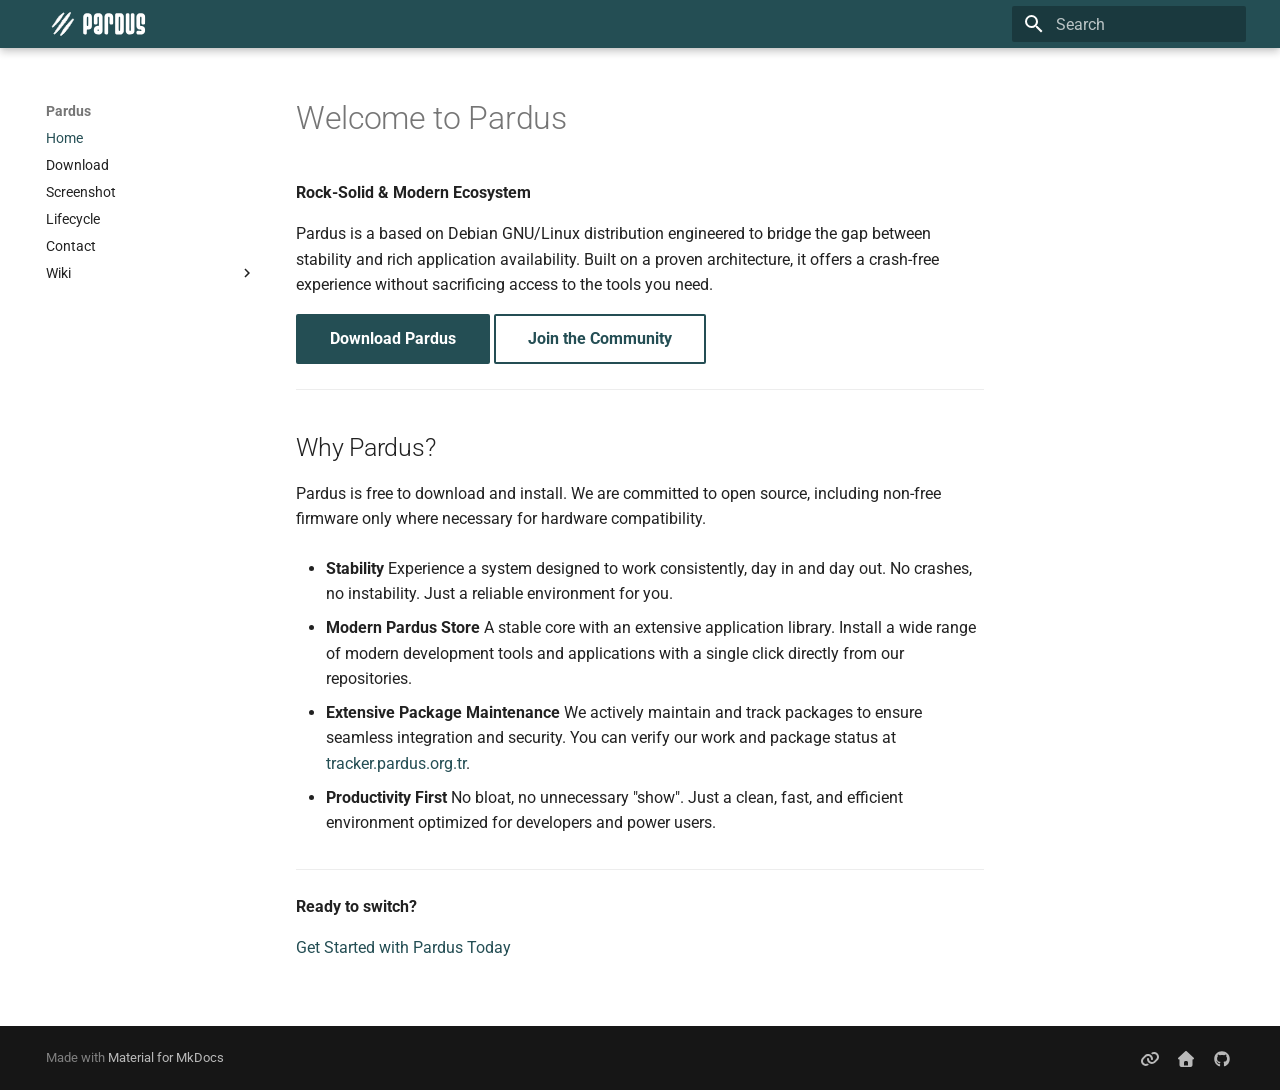
<file: index.html>
<!doctype html>
<html lang="en" class="no-js">
  <head>
    
      <meta charset="utf-8">
      <meta name="viewport" content="width=device-width,initial-scale=1">
      
        <meta name="description" content="Pardus Linux website">
      
      
      
        <link rel="canonical" href="https://pardus.github.io/">
      
      
      
        <link rel="next" href="download/">
      
      
        
      
      
      <link rel="icon" href="assets/img-header-logo.svg">
      <meta name="generator" content="mkdocs-1.6.1, mkdocs-material-9.7.7">
    
    
      
        <title>Pardus</title>
      
    
    
      <link rel="stylesheet" href="assets/stylesheets/main.ec1eaa64.min.css">
      
        
        <link rel="stylesheet" href="assets/stylesheets/palette.ab4e12ef.min.css">
      
      


    
    
      
    
    
      
        
        
        <link rel="preconnect" href="https://fonts.gstatic.com" crossorigin>
        <link rel="stylesheet" href="https://fonts.googleapis.com/css?family=Roboto:300,300i,400,400i,700,700i%7CRoboto+Mono:400,400i,700,700i&display=fallback">
        <style>:root{--md-text-font:"Roboto";--md-code-font:"Roboto Mono"}</style>
      
    
    
      <link rel="stylesheet" href="stylesheets/extra.css">
    
    <script>__md_scope=new URL(".",location),__md_hash=e=>[...e].reduce(((e,_)=>(e<<5)-e+_.charCodeAt(0)),0),__md_get=(e,_=localStorage,t=__md_scope)=>JSON.parse(_.getItem(t.pathname+"."+e)),__md_set=(e,_,t=localStorage,a=__md_scope)=>{try{t.setItem(a.pathname+"."+e,JSON.stringify(_))}catch(e){}}</script>
    
      

    
    
  </head>
  
  
    
    
    
    
    
    <body dir="ltr" data-md-color-scheme="default" data-md-color-primary="custom" data-md-color-accent="teal">
  
    
    <input class="md-toggle" data-md-toggle="drawer" type="checkbox" id="__drawer" autocomplete="off">
    <input class="md-toggle" data-md-toggle="search" type="checkbox" id="__search" autocomplete="off">
    <label class="md-overlay" for="__drawer"></label>
    <div data-md-component="skip">
      
        
        <a href="#welcome-to-pardus" class="md-skip">
          Skip to content
        </a>
      
    </div>
    <div data-md-component="announce">
      
    </div>
    
    
      

  

<header class="md-header md-header--shadow" data-md-component="header">
  <nav class="md-header__inner md-grid" aria-label="Header">
    <a href="." title="Pardus" class="md-header__button md-logo" aria-label="Pardus" data-md-component="logo">
      
  <img src="assets/img-header-logo-white.svg" alt="logo">

    </a>
    <label class="md-header__button md-icon" for="__drawer">
      
      <svg xmlns="http://www.w3.org/2000/svg" viewBox="0 0 24 24"><path d="M3 6h18v2H3zm0 5h18v2H3zm0 5h18v2H3z"/></svg>
    </label>
    <div class="md-header__title" data-md-component="header-title">
      <div class="md-header__ellipsis">
        <div class="md-header__topic">
          <span class="md-ellipsis">
            Pardus
          </span>
        </div>
        <div class="md-header__topic" data-md-component="header-topic">
          <span class="md-ellipsis">
            
              Home
            
          </span>
        </div>
      </div>
    </div>
    
      
    
    
    
    
      
      
        <label class="md-header__button md-icon" for="__search">
          
          <svg xmlns="http://www.w3.org/2000/svg" viewBox="0 0 24 24"><path d="M9.5 3A6.5 6.5 0 0 1 16 9.5c0 1.61-.59 3.09-1.56 4.23l.27.27h.79l5 5-1.5 1.5-5-5v-.79l-.27-.27A6.52 6.52 0 0 1 9.5 16 6.5 6.5 0 0 1 3 9.5 6.5 6.5 0 0 1 9.5 3m0 2C7 5 5 7 5 9.5S7 14 9.5 14 14 12 14 9.5 12 5 9.5 5"/></svg>
        </label>
        <div class="md-search" data-md-component="search" role="dialog">
  <label class="md-search__overlay" for="__search"></label>
  <div class="md-search__inner" role="search">
    <form class="md-search__form" name="search">
      <input type="text" class="md-search__input" name="query" aria-label="Search" placeholder="Search" autocapitalize="off" autocorrect="off" autocomplete="off" spellcheck="false" data-md-component="search-query" required>
      <label class="md-search__icon md-icon" for="__search">
        
        <svg xmlns="http://www.w3.org/2000/svg" viewBox="0 0 24 24"><path d="M9.5 3A6.5 6.5 0 0 1 16 9.5c0 1.61-.59 3.09-1.56 4.23l.27.27h.79l5 5-1.5 1.5-5-5v-.79l-.27-.27A6.52 6.52 0 0 1 9.5 16 6.5 6.5 0 0 1 3 9.5 6.5 6.5 0 0 1 9.5 3m0 2C7 5 5 7 5 9.5S7 14 9.5 14 14 12 14 9.5 12 5 9.5 5"/></svg>
        
        <svg xmlns="http://www.w3.org/2000/svg" viewBox="0 0 24 24"><path d="M20 11v2H8l5.5 5.5-1.42 1.42L4.16 12l7.92-7.92L13.5 5.5 8 11z"/></svg>
      </label>
      <nav class="md-search__options" aria-label="Search">
        
        <button type="reset" class="md-search__icon md-icon" title="Clear" aria-label="Clear" tabindex="-1">
          
          <svg xmlns="http://www.w3.org/2000/svg" viewBox="0 0 24 24"><path d="M19 6.41 17.59 5 12 10.59 6.41 5 5 6.41 10.59 12 5 17.59 6.41 19 12 13.41 17.59 19 19 17.59 13.41 12z"/></svg>
        </button>
      </nav>
      
    </form>
    <div class="md-search__output">
      <div class="md-search__scrollwrap" tabindex="0" data-md-scrollfix>
        <div class="md-search-result" data-md-component="search-result">
          <div class="md-search-result__meta">
            Initializing search
          </div>
          <ol class="md-search-result__list" role="presentation"></ol>
        </div>
      </div>
    </div>
  </div>
</div>
      
    
    
  </nav>
  
</header>
    
    <div class="md-container" data-md-component="container">
      
      
        
          
        
      
      <main class="md-main" data-md-component="main">
        <div class="md-main__inner md-grid">
          
            
              
              <div class="md-sidebar md-sidebar--primary" data-md-component="sidebar" data-md-type="navigation" >
                <div class="md-sidebar__scrollwrap">
                  <div class="md-sidebar__inner">
                    



<nav class="md-nav md-nav--primary" aria-label="Navigation" data-md-level="0">
  <label class="md-nav__title" for="__drawer">
    <a href="." title="Pardus" class="md-nav__button md-logo" aria-label="Pardus" data-md-component="logo">
      
  <img src="assets/img-header-logo-white.svg" alt="logo">

    </a>
    Pardus
  </label>
  
  <ul class="md-nav__list" data-md-scrollfix>
    
      
      
  
  
    
  
  
  
    <li class="md-nav__item md-nav__item--active">
      
      <input class="md-nav__toggle md-toggle" type="checkbox" id="__toc">
      
      
        
      
      
      <a href="." class="md-nav__link md-nav__link--active">
        
  
  
  <span class="md-ellipsis">
    
  
    Home
  

    
  </span>
  
  

      </a>
      
    </li>
  

    
      
      
  
  
  
  
    <li class="md-nav__item">
      <a href="download/" class="md-nav__link">
        
  
  
  <span class="md-ellipsis">
    
  
    Download
  

    
  </span>
  
  

      </a>
    </li>
  

    
      
      
  
  
  
  
    <li class="md-nav__item">
      <a href="screenshot/screenshot/" class="md-nav__link">
        
  
  
  <span class="md-ellipsis">
    
  
    Screenshot
  

    
  </span>
  
  

      </a>
    </li>
  

    
      
      
  
  
  
  
    <li class="md-nav__item">
      <a href="lifecycle/" class="md-nav__link">
        
  
  
  <span class="md-ellipsis">
    
  
    Lifecycle
  

    
  </span>
  
  

      </a>
    </li>
  

    
      
      
  
  
  
  
    <li class="md-nav__item">
      <a href="contact/" class="md-nav__link">
        
  
  
  <span class="md-ellipsis">
    
  
    Contact
  

    
  </span>
  
  

      </a>
    </li>
  

    
      
      
  
  
  
  
    
    
    
    
    
    <li class="md-nav__item md-nav__item--nested">
      
        
        
        <input class="md-nav__toggle md-toggle " type="checkbox" id="__nav_6" >
        
          
          <label class="md-nav__link" for="__nav_6" id="__nav_6_label" tabindex="0">
            
  
  
  <span class="md-ellipsis">
    
  
    Wiki
  

    
  </span>
  
  

            <span class="md-nav__icon md-icon"></span>
          </label>
        
        <nav class="md-nav" data-md-level="1" aria-labelledby="__nav_6_label" aria-expanded="false">
          <label class="md-nav__title" for="__nav_6">
            <span class="md-nav__icon md-icon"></span>
            
  
    Wiki
  

          </label>
          <ul class="md-nav__list" data-md-scrollfix>
            
              
                
  
  
  
  
    
    
    
    
    
    <li class="md-nav__item md-nav__item--nested">
      
        
        
        <input class="md-nav__toggle md-toggle " type="checkbox" id="__nav_6_1" >
        
          
          <label class="md-nav__link" for="__nav_6_1" id="__nav_6_1_label" tabindex="0">
            
  
  
  <span class="md-ellipsis">
    
  
    Linux
  

    
  </span>
  
  

            <span class="md-nav__icon md-icon"></span>
          </label>
        
        <nav class="md-nav" data-md-level="2" aria-labelledby="__nav_6_1_label" aria-expanded="false">
          <label class="md-nav__title" for="__nav_6_1">
            <span class="md-nav__icon md-icon"></span>
            
  
    Linux
  

          </label>
          <ul class="md-nav__list" data-md-scrollfix>
            
              
                
  
  
  
  
    <li class="md-nav__item">
      <a href="wiki/linux/polkit/" class="md-nav__link">
        
  
  
  <span class="md-ellipsis">
    
  
    Polkit
  

    
  </span>
  
  

      </a>
    </li>
  

              
            
          </ul>
        </nav>
      
    </li>
  

              
            
              
                
  
  
  
  
    
    
    
    
    
    <li class="md-nav__item md-nav__item--nested">
      
        
        
        <input class="md-nav__toggle md-toggle " type="checkbox" id="__nav_6_2" >
        
          
          <label class="md-nav__link" for="__nav_6_2" id="__nav_6_2_label" tabindex="0">
            
  
  
  <span class="md-ellipsis">
    
  
    C Programming
  

    
  </span>
  
  

            <span class="md-nav__icon md-icon"></span>
          </label>
        
        <nav class="md-nav" data-md-level="2" aria-labelledby="__nav_6_2_label" aria-expanded="false">
          <label class="md-nav__title" for="__nav_6_2">
            <span class="md-nav__icon md-icon"></span>
            
  
    C Programming
  

          </label>
          <ul class="md-nav__list" data-md-scrollfix>
            
              
                
  
  
  
  
    <li class="md-nav__item">
      <a href="wiki/c-programming/01-hello-world/" class="md-nav__link">
        
  
  
  <span class="md-ellipsis">
    
  
    01 Hello World
  

    
  </span>
  
  

      </a>
    </li>
  

              
            
              
                
  
  
  
  
    <li class="md-nav__item">
      <a href="wiki/c-programming/02-syntax/" class="md-nav__link">
        
  
  
  <span class="md-ellipsis">
    
  
    02 Syntax
  

    
  </span>
  
  

      </a>
    </li>
  

              
            
          </ul>
        </nav>
      
    </li>
  

              
            
              
                
  
  
  
  
    
    
    
    
    
    <li class="md-nav__item md-nav__item--nested">
      
        
        
        <input class="md-nav__toggle md-toggle " type="checkbox" id="__nav_6_3" >
        
          
          <label class="md-nav__link" for="__nav_6_3" id="__nav_6_3_label" tabindex="0">
            
  
  
  <span class="md-ellipsis">
    
  
    Python Gtk 4.0
  

    
  </span>
  
  

            <span class="md-nav__icon md-icon"></span>
          </label>
        
        <nav class="md-nav" data-md-level="2" aria-labelledby="__nav_6_3_label" aria-expanded="false">
          <label class="md-nav__title" for="__nav_6_3">
            <span class="md-nav__icon md-icon"></span>
            
  
    Python Gtk 4.0
  

          </label>
          <ul class="md-nav__list" data-md-scrollfix>
            
              
                
  
  
  
  
    <li class="md-nav__item">
      <a href="wiki/python-gtk/01-gtk-hello/" class="md-nav__link">
        
  
  
  <span class="md-ellipsis">
    
  
    01 Hello Gtk
  

    
  </span>
  
  

      </a>
    </li>
  

              
            
              
                
  
  
  
  
    <li class="md-nav__item">
      <a href="wiki/python-gtk/02-gtk-containers/" class="md-nav__link">
        
  
  
  <span class="md-ellipsis">
    
  
    02 Gtk Containers
  

    
  </span>
  
  

      </a>
    </li>
  

              
            
          </ul>
        </nav>
      
    </li>
  

              
            
          </ul>
        </nav>
      
    </li>
  

    
  </ul>
</nav>
                  </div>
                </div>
              </div>
            
            
              
              <div class="md-sidebar md-sidebar--secondary" data-md-component="sidebar" data-md-type="toc" >
                <div class="md-sidebar__scrollwrap">
                  <div class="md-sidebar__inner">
                    

<nav class="md-nav md-nav--secondary" aria-label="Table of contents">
  
  
  
    
  
  
</nav>
                  </div>
                </div>
              </div>
            
          
          
            <div class="md-content" data-md-component="content">
              
              <article class="md-content__inner md-typeset">
                
                  



<h1 id="welcome-to-pardus">Welcome to Pardus</h1>
<p><strong>Rock-Solid &amp; Modern Ecosystem</strong></p>
<p>Pardus is a based on Debian GNU/Linux distribution engineered to bridge the gap between stability and rich application availability. Built on a proven architecture, it offers a crash-free experience without sacrificing access to the tools you need.</p>
<p><a class="md-button md-button--primary" href="download/">Download Pardus</a> <a class="md-button" href="https://github.com/pardus">Join the Community</a></p>
<hr />
<h2>Why Pardus?</h2>

<p>Pardus is free to download and install. We are committed to open source, including non-free firmware only where necessary for hardware compatibility.</p>
<ul>
<li>
<p><strong>Stability</strong>
    Experience a system designed to work consistently, day in and day out. No crashes, no instability. Just a reliable environment for you.</p>
</li>
<li>
<p><strong>Modern Pardus Store</strong>
    A stable core with an extensive application library. Install a wide range of modern development tools and applications with a single click directly from our repositories.</p>
</li>
<li>
<p><strong>Extensive Package Maintenance</strong>
    We actively maintain and track packages to ensure seamless integration and security. You can verify our work and package status at <a href="https://tracker.pardus.org.tr">tracker.pardus.org.tr</a>.</p>
</li>
<li>
<p><strong>Productivity First</strong>
    No bloat, no unnecessary "show". Just a clean, fast, and efficient environment optimized for developers and power users.</p>
</li>
</ul>
<hr />
<p><strong>Ready to switch?</strong></p>
<p><a href="download/">Get Started with Pardus Today</a></p>
<p><br></p>












                
              </article>
            </div>
          
          
<script>var target=document.getElementById(location.hash.slice(1));target&&target.name&&(target.checked=target.name.startsWith("__tabbed_"))</script>
        </div>
        
      </main>
      
        <footer class="md-footer">
  
  <div class="md-footer-meta md-typeset">
    <div class="md-footer-meta__inner md-grid">
      <div class="md-copyright">
  
  
    Made with
    <a href="https://squidfunk.github.io/mkdocs-material/" target="_blank" rel="noopener">
      Material for MkDocs
    </a>
  
</div>
      
        
<div class="md-social">
  
    
    
    
    
      
      
    
    <a href="https://forum.pardus.org.tr/c/english-forum/42" target="_blank" rel="noopener" title="forum.pardus.org.tr" class="md-social__link">
      <svg xmlns="http://www.w3.org/2000/svg" viewBox="0 0 576 512"><!--! Font Awesome Free 7.1.0 by @fontawesome - https://fontawesome.com License - https://fontawesome.com/license/free (Icons: CC BY 4.0, Fonts: SIL OFL 1.1, Code: MIT License) Copyright 2025 Fonticons, Inc.--><path d="M419.5 96c-16.6 0-32.7 4.5-46.8 12.7-15.8-16-34.2-29.4-54.5-39.5 28.2-24 64.1-37.2 101.3-37.2C505.9 32 576 102 576 188.5c0 41.5-16.5 81.3-45.8 110.6l-71.1 71.1C429.8 399.5 390 416 348.5 416 262.1 416 192 346 192 259.5c0-1.5 0-3 .1-4.5.5-17.7 15.2-31.6 32.9-31.1s31.6 15.2 31.1 32.9v2.6c0 51.1 41.4 92.5 92.5 92.5 24.5 0 48-9.7 65.4-27.1l71.1-71.1c17.3-17.3 27.1-40.9 27.1-65.4 0-51.1-41.4-92.5-92.5-92.5zm-144.3 77.3c-1.9-.8-3.8-1.9-5.5-3.1-12.6-6.5-27-10.2-42.1-10.2-24.5 0-48 9.7-65.4 27.1l-71.1 71.1C73.8 275.5 64 299.1 64 323.6c0 51.1 41.4 92.5 92.5 92.5 16.5 0 32.6-4.4 46.7-12.6 15.8 16 34.2 29.4 54.6 39.5-28.2 23.9-64 37.2-101.3 37.2C70.1 480.2 0 410.2 0 323.7c0-41.5 16.5-81.3 45.8-110.6l71.1-71.1c29.3-29.3 69.1-45.8 110.6-45.8 86.6 0 156.5 70.6 156.5 156.9v3.9c-.4 17.7-15.1 31.6-32.8 31.2s-31.6-15.1-31.2-32.8v-2.3c0-33.7-18-63.3-44.8-79.6z"/></svg>
    </a>
  
    
    
    
    
      
      
    
    <a href="https://pardus.org.tr/en/" target="_blank" rel="noopener" title="pardus.org.tr" class="md-social__link">
      <svg xmlns="http://www.w3.org/2000/svg" viewBox="0 0 512 512"><!--! Font Awesome Free 7.1.0 by @fontawesome - https://fontawesome.com License - https://fontawesome.com/license/free (Icons: CC BY 4.0, Fonts: SIL OFL 1.1, Code: MIT License) Copyright 2025 Fonticons, Inc.--><path d="M277.8 8.6c-12.3-11.4-31.3-11.4-43.5 0l-224 208c-9.6 9-12.8 22.9-8 35.1S18.8 272 32 272h16v176c0 35.3 28.7 64 64 64h288c35.3 0 64-28.7 64-64V272h16c13.2 0 25-8.1 29.8-20.3s1.6-26.2-8-35.1zM240 320h32c26.5 0 48 21.5 48 48v96H192v-96c0-26.5 21.5-48 48-48"/></svg>
    </a>
  
    
    
    
    
      
      
    
    <a href="https://github.com/pardus" target="_blank" rel="noopener" title="github.com" class="md-social__link">
      <svg xmlns="http://www.w3.org/2000/svg" viewBox="0 0 512 512"><!--! Font Awesome Free 7.1.0 by @fontawesome - https://fontawesome.com License - https://fontawesome.com/license/free (Icons: CC BY 4.0, Fonts: SIL OFL 1.1, Code: MIT License) Copyright 2025 Fonticons, Inc.--><path d="M173.9 397.4c0 2-2.3 3.6-5.2 3.6-3.3.3-5.6-1.3-5.6-3.6 0-2 2.3-3.6 5.2-3.6 3-.3 5.6 1.3 5.6 3.6m-31.1-4.5c-.7 2 1.3 4.3 4.3 4.9 2.6 1 5.6 0 6.2-2s-1.3-4.3-4.3-5.2c-2.6-.7-5.5.3-6.2 2.3m44.2-1.7c-2.9.7-4.9 2.6-4.6 4.9.3 2 2.9 3.3 5.9 2.6 2.9-.7 4.9-2.6 4.6-4.6-.3-1.9-3-3.2-5.9-2.9M252.8 8C114.1 8 8 113.3 8 252c0 110.9 69.8 205.8 169.5 239.2 12.8 2.3 17.3-5.6 17.3-12.1 0-6.2-.3-40.4-.3-61.4 0 0-70 15-84.7-29.8 0 0-11.4-29.1-27.8-36.6 0 0-22.9-15.7 1.6-15.4 0 0 24.9 2 38.6 25.8 21.9 38.6 58.6 27.5 72.9 20.9 2.3-16 8.8-27.1 16-33.7-55.9-6.2-112.3-14.3-112.3-110.5 0-27.5 7.6-41.3 23.6-58.9-2.6-6.5-11.1-33.3 2.6-67.9 20.9-6.5 69 27 69 27 20-5.6 41.5-8.5 62.8-8.5s42.8 2.9 62.8 8.5c0 0 48.1-33.6 69-27 13.7 34.7 5.2 61.4 2.6 67.9 16 17.7 25.8 31.5 25.8 58.9 0 96.5-58.9 104.2-114.8 110.5 9.2 7.9 17 22.9 17 46.4 0 33.7-.3 75.4-.3 83.6 0 6.5 4.6 14.4 17.3 12.1C436.2 457.8 504 362.9 504 252 504 113.3 391.5 8 252.8 8M105.2 352.9c-1.3 1-1 3.3.7 5.2 1.6 1.6 3.9 2.3 5.2 1 1.3-1 1-3.3-.7-5.2-1.6-1.6-3.9-2.3-5.2-1m-10.8-8.1c-.7 1.3.3 2.9 2.3 3.9 1.6 1 3.6.7 4.3-.7.7-1.3-.3-2.9-2.3-3.9-2-.6-3.6-.3-4.3.7m32.4 35.6c-1.6 1.3-1 4.3 1.3 6.2 2.3 2.3 5.2 2.6 6.5 1 1.3-1.3.7-4.3-1.3-6.2-2.2-2.3-5.2-2.6-6.5-1m-11.4-14.7c-1.6 1-1.6 3.6 0 5.9s4.3 3.3 5.6 2.3c1.6-1.3 1.6-3.9 0-6.2-1.4-2.3-4-3.3-5.6-2"/></svg>
    </a>
  
</div>
      
    </div>
  </div>
</footer>
      
    </div>
    <div class="md-dialog" data-md-component="dialog">
      <div class="md-dialog__inner md-typeset"></div>
    </div>
    
    
    
      
      
      <script id="__config" type="application/json">{"annotate": null, "base": ".", "features": [], "search": "assets/javascripts/workers/search.2c215733.min.js", "tags": null, "translations": {"clipboard.copied": "Copied to clipboard", "clipboard.copy": "Copy to clipboard", "search.result.more.one": "1 more on this page", "search.result.more.other": "# more on this page", "search.result.none": "No matching documents", "search.result.one": "1 matching document", "search.result.other": "# matching documents", "search.result.placeholder": "Type to start searching", "search.result.term.missing": "Missing", "select.version": "Select version"}, "version": null}</script>
    
    
      <script src="assets/javascripts/bundle.d7400e89.min.js"></script>
      
    
  </body>
</html>
</file>
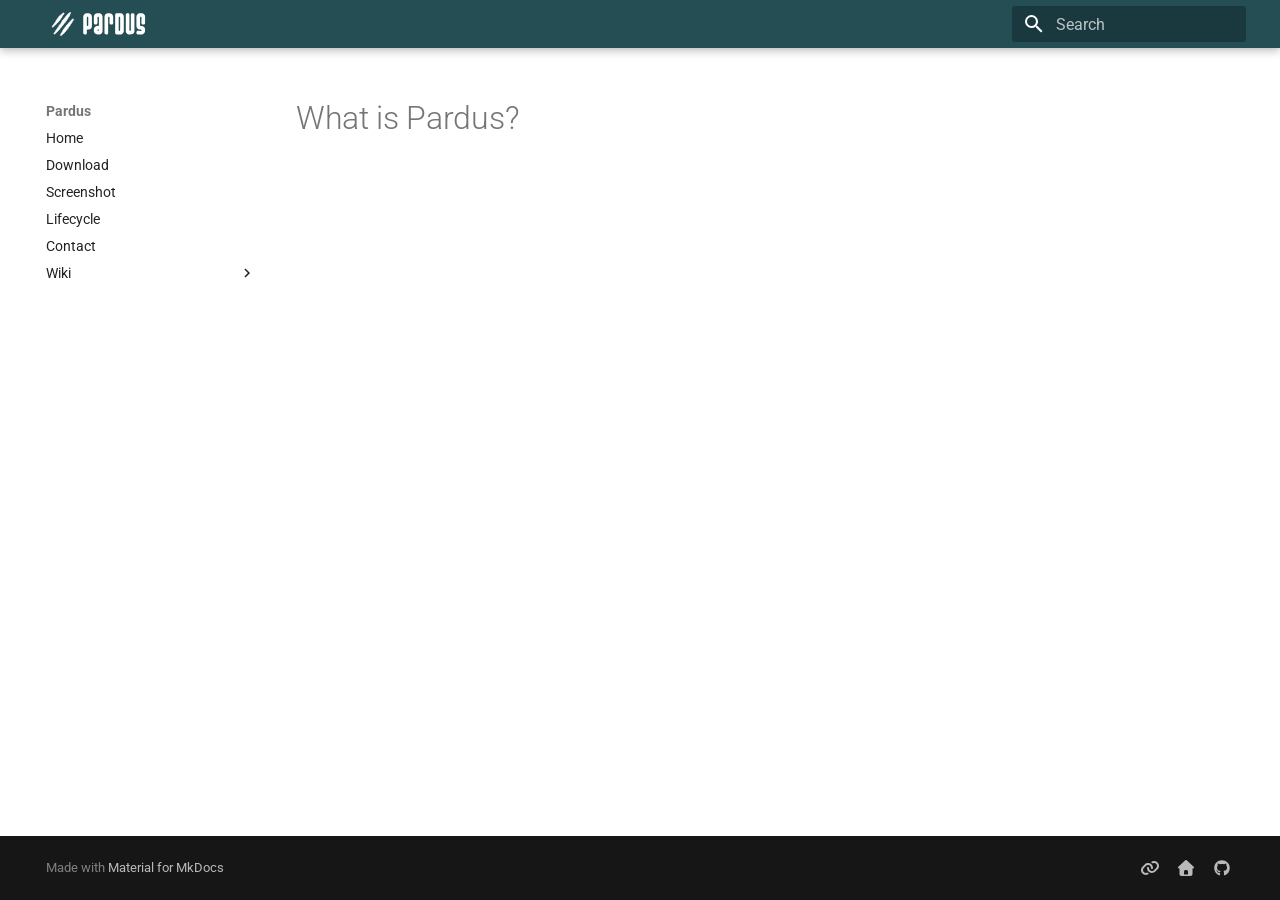
<file: about/index.html>
<!doctype html>
<html lang="en" class="no-js">
  <head>
    
      <meta charset="utf-8">
      <meta name="viewport" content="width=device-width,initial-scale=1">
      
        <meta name="description" content="Pardus Linux website">
      
      
      
        <link rel="canonical" href="https://pardus.github.io/about/">
      
      
      
      
        
      
      
      <link rel="icon" href="../assets/img-header-logo.svg">
      <meta name="generator" content="mkdocs-1.6.1, mkdocs-material-9.7.7">
    
    
      
        <title>What is Pardus? - Pardus</title>
      
    
    
      <link rel="stylesheet" href="../assets/stylesheets/main.ec1eaa64.min.css">
      
        
        <link rel="stylesheet" href="../assets/stylesheets/palette.ab4e12ef.min.css">
      
      


    
    
      
    
    
      
        
        
        <link rel="preconnect" href="https://fonts.gstatic.com" crossorigin>
        <link rel="stylesheet" href="https://fonts.googleapis.com/css?family=Roboto:300,300i,400,400i,700,700i%7CRoboto+Mono:400,400i,700,700i&display=fallback">
        <style>:root{--md-text-font:"Roboto";--md-code-font:"Roboto Mono"}</style>
      
    
    
      <link rel="stylesheet" href="../stylesheets/extra.css">
    
    <script>__md_scope=new URL("..",location),__md_hash=e=>[...e].reduce(((e,_)=>(e<<5)-e+_.charCodeAt(0)),0),__md_get=(e,_=localStorage,t=__md_scope)=>JSON.parse(_.getItem(t.pathname+"."+e)),__md_set=(e,_,t=localStorage,a=__md_scope)=>{try{t.setItem(a.pathname+"."+e,JSON.stringify(_))}catch(e){}}</script>
    
      

    
    
  </head>
  
  
    
    
    
    
    
    <body dir="ltr" data-md-color-scheme="default" data-md-color-primary="custom" data-md-color-accent="teal">
  
    
    <input class="md-toggle" data-md-toggle="drawer" type="checkbox" id="__drawer" autocomplete="off">
    <input class="md-toggle" data-md-toggle="search" type="checkbox" id="__search" autocomplete="off">
    <label class="md-overlay" for="__drawer"></label>
    <div data-md-component="skip">
      
        
        <a href="#what-is-pardus" class="md-skip">
          Skip to content
        </a>
      
    </div>
    <div data-md-component="announce">
      
    </div>
    
    
      

  

<header class="md-header md-header--shadow" data-md-component="header">
  <nav class="md-header__inner md-grid" aria-label="Header">
    <a href=".." title="Pardus" class="md-header__button md-logo" aria-label="Pardus" data-md-component="logo">
      
  <img src="../assets/img-header-logo-white.svg" alt="logo">

    </a>
    <label class="md-header__button md-icon" for="__drawer">
      
      <svg xmlns="http://www.w3.org/2000/svg" viewBox="0 0 24 24"><path d="M3 6h18v2H3zm0 5h18v2H3zm0 5h18v2H3z"/></svg>
    </label>
    <div class="md-header__title" data-md-component="header-title">
      <div class="md-header__ellipsis">
        <div class="md-header__topic">
          <span class="md-ellipsis">
            Pardus
          </span>
        </div>
        <div class="md-header__topic" data-md-component="header-topic">
          <span class="md-ellipsis">
            
              What is Pardus?
            
          </span>
        </div>
      </div>
    </div>
    
      
    
    
    
    
      
      
        <label class="md-header__button md-icon" for="__search">
          
          <svg xmlns="http://www.w3.org/2000/svg" viewBox="0 0 24 24"><path d="M9.5 3A6.5 6.5 0 0 1 16 9.5c0 1.61-.59 3.09-1.56 4.23l.27.27h.79l5 5-1.5 1.5-5-5v-.79l-.27-.27A6.52 6.52 0 0 1 9.5 16 6.5 6.5 0 0 1 3 9.5 6.5 6.5 0 0 1 9.5 3m0 2C7 5 5 7 5 9.5S7 14 9.5 14 14 12 14 9.5 12 5 9.5 5"/></svg>
        </label>
        <div class="md-search" data-md-component="search" role="dialog">
  <label class="md-search__overlay" for="__search"></label>
  <div class="md-search__inner" role="search">
    <form class="md-search__form" name="search">
      <input type="text" class="md-search__input" name="query" aria-label="Search" placeholder="Search" autocapitalize="off" autocorrect="off" autocomplete="off" spellcheck="false" data-md-component="search-query" required>
      <label class="md-search__icon md-icon" for="__search">
        
        <svg xmlns="http://www.w3.org/2000/svg" viewBox="0 0 24 24"><path d="M9.5 3A6.5 6.5 0 0 1 16 9.5c0 1.61-.59 3.09-1.56 4.23l.27.27h.79l5 5-1.5 1.5-5-5v-.79l-.27-.27A6.52 6.52 0 0 1 9.5 16 6.5 6.5 0 0 1 3 9.5 6.5 6.5 0 0 1 9.5 3m0 2C7 5 5 7 5 9.5S7 14 9.5 14 14 12 14 9.5 12 5 9.5 5"/></svg>
        
        <svg xmlns="http://www.w3.org/2000/svg" viewBox="0 0 24 24"><path d="M20 11v2H8l5.5 5.5-1.42 1.42L4.16 12l7.92-7.92L13.5 5.5 8 11z"/></svg>
      </label>
      <nav class="md-search__options" aria-label="Search">
        
        <button type="reset" class="md-search__icon md-icon" title="Clear" aria-label="Clear" tabindex="-1">
          
          <svg xmlns="http://www.w3.org/2000/svg" viewBox="0 0 24 24"><path d="M19 6.41 17.59 5 12 10.59 6.41 5 5 6.41 10.59 12 5 17.59 6.41 19 12 13.41 17.59 19 19 17.59 13.41 12z"/></svg>
        </button>
      </nav>
      
    </form>
    <div class="md-search__output">
      <div class="md-search__scrollwrap" tabindex="0" data-md-scrollfix>
        <div class="md-search-result" data-md-component="search-result">
          <div class="md-search-result__meta">
            Initializing search
          </div>
          <ol class="md-search-result__list" role="presentation"></ol>
        </div>
      </div>
    </div>
  </div>
</div>
      
    
    
  </nav>
  
</header>
    
    <div class="md-container" data-md-component="container">
      
      
        
          
        
      
      <main class="md-main" data-md-component="main">
        <div class="md-main__inner md-grid">
          
            
              
              <div class="md-sidebar md-sidebar--primary" data-md-component="sidebar" data-md-type="navigation" >
                <div class="md-sidebar__scrollwrap">
                  <div class="md-sidebar__inner">
                    



<nav class="md-nav md-nav--primary" aria-label="Navigation" data-md-level="0">
  <label class="md-nav__title" for="__drawer">
    <a href=".." title="Pardus" class="md-nav__button md-logo" aria-label="Pardus" data-md-component="logo">
      
  <img src="../assets/img-header-logo-white.svg" alt="logo">

    </a>
    Pardus
  </label>
  
  <ul class="md-nav__list" data-md-scrollfix>
    
      
      
  
  
  
  
    <li class="md-nav__item">
      <a href=".." class="md-nav__link">
        
  
  
  <span class="md-ellipsis">
    
  
    Home
  

    
  </span>
  
  

      </a>
    </li>
  

    
      
      
  
  
  
  
    <li class="md-nav__item">
      <a href="../download/" class="md-nav__link">
        
  
  
  <span class="md-ellipsis">
    
  
    Download
  

    
  </span>
  
  

      </a>
    </li>
  

    
      
      
  
  
  
  
    <li class="md-nav__item">
      <a href="../screenshot/screenshot/" class="md-nav__link">
        
  
  
  <span class="md-ellipsis">
    
  
    Screenshot
  

    
  </span>
  
  

      </a>
    </li>
  

    
      
      
  
  
  
  
    <li class="md-nav__item">
      <a href="../lifecycle/" class="md-nav__link">
        
  
  
  <span class="md-ellipsis">
    
  
    Lifecycle
  

    
  </span>
  
  

      </a>
    </li>
  

    
      
      
  
  
  
  
    <li class="md-nav__item">
      <a href="../contact/" class="md-nav__link">
        
  
  
  <span class="md-ellipsis">
    
  
    Contact
  

    
  </span>
  
  

      </a>
    </li>
  

    
      
      
  
  
  
  
    
    
    
    
    
    <li class="md-nav__item md-nav__item--nested">
      
        
        
        <input class="md-nav__toggle md-toggle " type="checkbox" id="__nav_6" >
        
          
          <label class="md-nav__link" for="__nav_6" id="__nav_6_label" tabindex="0">
            
  
  
  <span class="md-ellipsis">
    
  
    Wiki
  

    
  </span>
  
  

            <span class="md-nav__icon md-icon"></span>
          </label>
        
        <nav class="md-nav" data-md-level="1" aria-labelledby="__nav_6_label" aria-expanded="false">
          <label class="md-nav__title" for="__nav_6">
            <span class="md-nav__icon md-icon"></span>
            
  
    Wiki
  

          </label>
          <ul class="md-nav__list" data-md-scrollfix>
            
              
                
  
  
  
  
    
    
    
    
    
    <li class="md-nav__item md-nav__item--nested">
      
        
        
        <input class="md-nav__toggle md-toggle " type="checkbox" id="__nav_6_1" >
        
          
          <label class="md-nav__link" for="__nav_6_1" id="__nav_6_1_label" tabindex="0">
            
  
  
  <span class="md-ellipsis">
    
  
    Linux
  

    
  </span>
  
  

            <span class="md-nav__icon md-icon"></span>
          </label>
        
        <nav class="md-nav" data-md-level="2" aria-labelledby="__nav_6_1_label" aria-expanded="false">
          <label class="md-nav__title" for="__nav_6_1">
            <span class="md-nav__icon md-icon"></span>
            
  
    Linux
  

          </label>
          <ul class="md-nav__list" data-md-scrollfix>
            
              
                
  
  
  
  
    <li class="md-nav__item">
      <a href="../wiki/linux/polkit/" class="md-nav__link">
        
  
  
  <span class="md-ellipsis">
    
  
    Polkit
  

    
  </span>
  
  

      </a>
    </li>
  

              
            
          </ul>
        </nav>
      
    </li>
  

              
            
              
                
  
  
  
  
    
    
    
    
    
    <li class="md-nav__item md-nav__item--nested">
      
        
        
        <input class="md-nav__toggle md-toggle " type="checkbox" id="__nav_6_2" >
        
          
          <label class="md-nav__link" for="__nav_6_2" id="__nav_6_2_label" tabindex="0">
            
  
  
  <span class="md-ellipsis">
    
  
    C Programming
  

    
  </span>
  
  

            <span class="md-nav__icon md-icon"></span>
          </label>
        
        <nav class="md-nav" data-md-level="2" aria-labelledby="__nav_6_2_label" aria-expanded="false">
          <label class="md-nav__title" for="__nav_6_2">
            <span class="md-nav__icon md-icon"></span>
            
  
    C Programming
  

          </label>
          <ul class="md-nav__list" data-md-scrollfix>
            
              
                
  
  
  
  
    <li class="md-nav__item">
      <a href="../wiki/c-programming/01-hello-world/" class="md-nav__link">
        
  
  
  <span class="md-ellipsis">
    
  
    01 Hello World
  

    
  </span>
  
  

      </a>
    </li>
  

              
            
              
                
  
  
  
  
    <li class="md-nav__item">
      <a href="../wiki/c-programming/02-syntax/" class="md-nav__link">
        
  
  
  <span class="md-ellipsis">
    
  
    02 Syntax
  

    
  </span>
  
  

      </a>
    </li>
  

              
            
          </ul>
        </nav>
      
    </li>
  

              
            
              
                
  
  
  
  
    
    
    
    
    
    <li class="md-nav__item md-nav__item--nested">
      
        
        
        <input class="md-nav__toggle md-toggle " type="checkbox" id="__nav_6_3" >
        
          
          <label class="md-nav__link" for="__nav_6_3" id="__nav_6_3_label" tabindex="0">
            
  
  
  <span class="md-ellipsis">
    
  
    Python Gtk 4.0
  

    
  </span>
  
  

            <span class="md-nav__icon md-icon"></span>
          </label>
        
        <nav class="md-nav" data-md-level="2" aria-labelledby="__nav_6_3_label" aria-expanded="false">
          <label class="md-nav__title" for="__nav_6_3">
            <span class="md-nav__icon md-icon"></span>
            
  
    Python Gtk 4.0
  

          </label>
          <ul class="md-nav__list" data-md-scrollfix>
            
              
                
  
  
  
  
    <li class="md-nav__item">
      <a href="../wiki/python-gtk/01-gtk-hello/" class="md-nav__link">
        
  
  
  <span class="md-ellipsis">
    
  
    01 Hello Gtk
  

    
  </span>
  
  

      </a>
    </li>
  

              
            
              
                
  
  
  
  
    <li class="md-nav__item">
      <a href="../wiki/python-gtk/02-gtk-containers/" class="md-nav__link">
        
  
  
  <span class="md-ellipsis">
    
  
    02 Gtk Containers
  

    
  </span>
  
  

      </a>
    </li>
  

              
            
          </ul>
        </nav>
      
    </li>
  

              
            
          </ul>
        </nav>
      
    </li>
  

    
  </ul>
</nav>
                  </div>
                </div>
              </div>
            
            
              
              <div class="md-sidebar md-sidebar--secondary" data-md-component="sidebar" data-md-type="toc" >
                <div class="md-sidebar__scrollwrap">
                  <div class="md-sidebar__inner">
                    

<nav class="md-nav md-nav--secondary" aria-label="Table of contents">
  
  
  
    
  
  
</nav>
                  </div>
                </div>
              </div>
            
          
          
            <div class="md-content" data-md-component="content">
              
              <article class="md-content__inner md-typeset">
                
                  



<h1 id="what-is-pardus">What is Pardus?</h1>












                
              </article>
            </div>
          
          
<script>var target=document.getElementById(location.hash.slice(1));target&&target.name&&(target.checked=target.name.startsWith("__tabbed_"))</script>
        </div>
        
      </main>
      
        <footer class="md-footer">
  
  <div class="md-footer-meta md-typeset">
    <div class="md-footer-meta__inner md-grid">
      <div class="md-copyright">
  
  
    Made with
    <a href="https://squidfunk.github.io/mkdocs-material/" target="_blank" rel="noopener">
      Material for MkDocs
    </a>
  
</div>
      
        
<div class="md-social">
  
    
    
    
    
      
      
    
    <a href="https://forum.pardus.org.tr/c/english-forum/42" target="_blank" rel="noopener" title="forum.pardus.org.tr" class="md-social__link">
      <svg xmlns="http://www.w3.org/2000/svg" viewBox="0 0 576 512"><!--! Font Awesome Free 7.1.0 by @fontawesome - https://fontawesome.com License - https://fontawesome.com/license/free (Icons: CC BY 4.0, Fonts: SIL OFL 1.1, Code: MIT License) Copyright 2025 Fonticons, Inc.--><path d="M419.5 96c-16.6 0-32.7 4.5-46.8 12.7-15.8-16-34.2-29.4-54.5-39.5 28.2-24 64.1-37.2 101.3-37.2C505.9 32 576 102 576 188.5c0 41.5-16.5 81.3-45.8 110.6l-71.1 71.1C429.8 399.5 390 416 348.5 416 262.1 416 192 346 192 259.5c0-1.5 0-3 .1-4.5.5-17.7 15.2-31.6 32.9-31.1s31.6 15.2 31.1 32.9v2.6c0 51.1 41.4 92.5 92.5 92.5 24.5 0 48-9.7 65.4-27.1l71.1-71.1c17.3-17.3 27.1-40.9 27.1-65.4 0-51.1-41.4-92.5-92.5-92.5zm-144.3 77.3c-1.9-.8-3.8-1.9-5.5-3.1-12.6-6.5-27-10.2-42.1-10.2-24.5 0-48 9.7-65.4 27.1l-71.1 71.1C73.8 275.5 64 299.1 64 323.6c0 51.1 41.4 92.5 92.5 92.5 16.5 0 32.6-4.4 46.7-12.6 15.8 16 34.2 29.4 54.6 39.5-28.2 23.9-64 37.2-101.3 37.2C70.1 480.2 0 410.2 0 323.7c0-41.5 16.5-81.3 45.8-110.6l71.1-71.1c29.3-29.3 69.1-45.8 110.6-45.8 86.6 0 156.5 70.6 156.5 156.9v3.9c-.4 17.7-15.1 31.6-32.8 31.2s-31.6-15.1-31.2-32.8v-2.3c0-33.7-18-63.3-44.8-79.6z"/></svg>
    </a>
  
    
    
    
    
      
      
    
    <a href="https://pardus.org.tr/en/" target="_blank" rel="noopener" title="pardus.org.tr" class="md-social__link">
      <svg xmlns="http://www.w3.org/2000/svg" viewBox="0 0 512 512"><!--! Font Awesome Free 7.1.0 by @fontawesome - https://fontawesome.com License - https://fontawesome.com/license/free (Icons: CC BY 4.0, Fonts: SIL OFL 1.1, Code: MIT License) Copyright 2025 Fonticons, Inc.--><path d="M277.8 8.6c-12.3-11.4-31.3-11.4-43.5 0l-224 208c-9.6 9-12.8 22.9-8 35.1S18.8 272 32 272h16v176c0 35.3 28.7 64 64 64h288c35.3 0 64-28.7 64-64V272h16c13.2 0 25-8.1 29.8-20.3s1.6-26.2-8-35.1zM240 320h32c26.5 0 48 21.5 48 48v96H192v-96c0-26.5 21.5-48 48-48"/></svg>
    </a>
  
    
    
    
    
      
      
    
    <a href="https://github.com/pardus" target="_blank" rel="noopener" title="github.com" class="md-social__link">
      <svg xmlns="http://www.w3.org/2000/svg" viewBox="0 0 512 512"><!--! Font Awesome Free 7.1.0 by @fontawesome - https://fontawesome.com License - https://fontawesome.com/license/free (Icons: CC BY 4.0, Fonts: SIL OFL 1.1, Code: MIT License) Copyright 2025 Fonticons, Inc.--><path d="M173.9 397.4c0 2-2.3 3.6-5.2 3.6-3.3.3-5.6-1.3-5.6-3.6 0-2 2.3-3.6 5.2-3.6 3-.3 5.6 1.3 5.6 3.6m-31.1-4.5c-.7 2 1.3 4.3 4.3 4.9 2.6 1 5.6 0 6.2-2s-1.3-4.3-4.3-5.2c-2.6-.7-5.5.3-6.2 2.3m44.2-1.7c-2.9.7-4.9 2.6-4.6 4.9.3 2 2.9 3.3 5.9 2.6 2.9-.7 4.9-2.6 4.6-4.6-.3-1.9-3-3.2-5.9-2.9M252.8 8C114.1 8 8 113.3 8 252c0 110.9 69.8 205.8 169.5 239.2 12.8 2.3 17.3-5.6 17.3-12.1 0-6.2-.3-40.4-.3-61.4 0 0-70 15-84.7-29.8 0 0-11.4-29.1-27.8-36.6 0 0-22.9-15.7 1.6-15.4 0 0 24.9 2 38.6 25.8 21.9 38.6 58.6 27.5 72.9 20.9 2.3-16 8.8-27.1 16-33.7-55.9-6.2-112.3-14.3-112.3-110.5 0-27.5 7.6-41.3 23.6-58.9-2.6-6.5-11.1-33.3 2.6-67.9 20.9-6.5 69 27 69 27 20-5.6 41.5-8.5 62.8-8.5s42.8 2.9 62.8 8.5c0 0 48.1-33.6 69-27 13.7 34.7 5.2 61.4 2.6 67.9 16 17.7 25.8 31.5 25.8 58.9 0 96.5-58.9 104.2-114.8 110.5 9.2 7.9 17 22.9 17 46.4 0 33.7-.3 75.4-.3 83.6 0 6.5 4.6 14.4 17.3 12.1C436.2 457.8 504 362.9 504 252 504 113.3 391.5 8 252.8 8M105.2 352.9c-1.3 1-1 3.3.7 5.2 1.6 1.6 3.9 2.3 5.2 1 1.3-1 1-3.3-.7-5.2-1.6-1.6-3.9-2.3-5.2-1m-10.8-8.1c-.7 1.3.3 2.9 2.3 3.9 1.6 1 3.6.7 4.3-.7.7-1.3-.3-2.9-2.3-3.9-2-.6-3.6-.3-4.3.7m32.4 35.6c-1.6 1.3-1 4.3 1.3 6.2 2.3 2.3 5.2 2.6 6.5 1 1.3-1.3.7-4.3-1.3-6.2-2.2-2.3-5.2-2.6-6.5-1m-11.4-14.7c-1.6 1-1.6 3.6 0 5.9s4.3 3.3 5.6 2.3c1.6-1.3 1.6-3.9 0-6.2-1.4-2.3-4-3.3-5.6-2"/></svg>
    </a>
  
</div>
      
    </div>
  </div>
</footer>
      
    </div>
    <div class="md-dialog" data-md-component="dialog">
      <div class="md-dialog__inner md-typeset"></div>
    </div>
    
    
    
      
      
      <script id="__config" type="application/json">{"annotate": null, "base": "..", "features": [], "search": "../assets/javascripts/workers/search.2c215733.min.js", "tags": null, "translations": {"clipboard.copied": "Copied to clipboard", "clipboard.copy": "Copy to clipboard", "search.result.more.one": "1 more on this page", "search.result.more.other": "# more on this page", "search.result.none": "No matching documents", "search.result.one": "1 matching document", "search.result.other": "# matching documents", "search.result.placeholder": "Type to start searching", "search.result.term.missing": "Missing", "select.version": "Select version"}, "version": null}</script>
    
    
      <script src="../assets/javascripts/bundle.d7400e89.min.js"></script>
      
    
  </body>
</html>
</file>
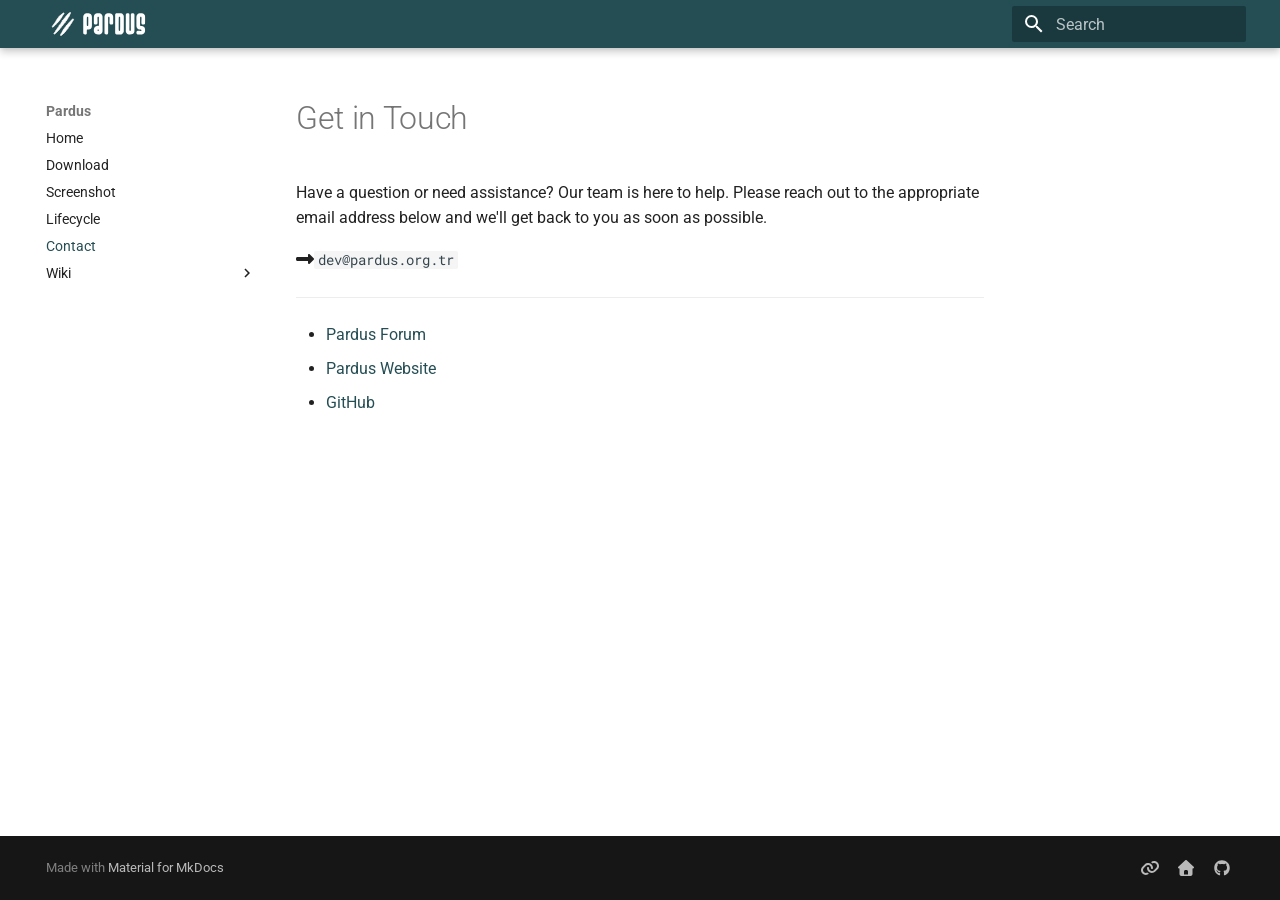
<file: contact/index.html>
<!doctype html>
<html lang="en" class="no-js">
  <head>
    
      <meta charset="utf-8">
      <meta name="viewport" content="width=device-width,initial-scale=1">
      
        <meta name="description" content="Pardus Linux website">
      
      
      
        <link rel="canonical" href="https://pardus.github.io/contact/">
      
      
        <link rel="prev" href="../lifecycle/">
      
      
        <link rel="next" href="../wiki/linux/polkit/">
      
      
        
      
      
      <link rel="icon" href="../assets/img-header-logo.svg">
      <meta name="generator" content="mkdocs-1.6.1, mkdocs-material-9.7.7">
    
    
      
        <title>Contact - Pardus</title>
      
    
    
      <link rel="stylesheet" href="../assets/stylesheets/main.ec1eaa64.min.css">
      
        
        <link rel="stylesheet" href="../assets/stylesheets/palette.ab4e12ef.min.css">
      
      


    
    
      
    
    
      
        
        
        <link rel="preconnect" href="https://fonts.gstatic.com" crossorigin>
        <link rel="stylesheet" href="https://fonts.googleapis.com/css?family=Roboto:300,300i,400,400i,700,700i%7CRoboto+Mono:400,400i,700,700i&display=fallback">
        <style>:root{--md-text-font:"Roboto";--md-code-font:"Roboto Mono"}</style>
      
    
    
      <link rel="stylesheet" href="../stylesheets/extra.css">
    
    <script>__md_scope=new URL("..",location),__md_hash=e=>[...e].reduce(((e,_)=>(e<<5)-e+_.charCodeAt(0)),0),__md_get=(e,_=localStorage,t=__md_scope)=>JSON.parse(_.getItem(t.pathname+"."+e)),__md_set=(e,_,t=localStorage,a=__md_scope)=>{try{t.setItem(a.pathname+"."+e,JSON.stringify(_))}catch(e){}}</script>
    
      

    
    
  </head>
  
  
    
    
    
    
    
    <body dir="ltr" data-md-color-scheme="default" data-md-color-primary="custom" data-md-color-accent="teal">
  
    
    <input class="md-toggle" data-md-toggle="drawer" type="checkbox" id="__drawer" autocomplete="off">
    <input class="md-toggle" data-md-toggle="search" type="checkbox" id="__search" autocomplete="off">
    <label class="md-overlay" for="__drawer"></label>
    <div data-md-component="skip">
      
        
        <a href="#get-in-touch" class="md-skip">
          Skip to content
        </a>
      
    </div>
    <div data-md-component="announce">
      
    </div>
    
    
      

  

<header class="md-header md-header--shadow" data-md-component="header">
  <nav class="md-header__inner md-grid" aria-label="Header">
    <a href=".." title="Pardus" class="md-header__button md-logo" aria-label="Pardus" data-md-component="logo">
      
  <img src="../assets/img-header-logo-white.svg" alt="logo">

    </a>
    <label class="md-header__button md-icon" for="__drawer">
      
      <svg xmlns="http://www.w3.org/2000/svg" viewBox="0 0 24 24"><path d="M3 6h18v2H3zm0 5h18v2H3zm0 5h18v2H3z"/></svg>
    </label>
    <div class="md-header__title" data-md-component="header-title">
      <div class="md-header__ellipsis">
        <div class="md-header__topic">
          <span class="md-ellipsis">
            Pardus
          </span>
        </div>
        <div class="md-header__topic" data-md-component="header-topic">
          <span class="md-ellipsis">
            
              Contact
            
          </span>
        </div>
      </div>
    </div>
    
      
    
    
    
    
      
      
        <label class="md-header__button md-icon" for="__search">
          
          <svg xmlns="http://www.w3.org/2000/svg" viewBox="0 0 24 24"><path d="M9.5 3A6.5 6.5 0 0 1 16 9.5c0 1.61-.59 3.09-1.56 4.23l.27.27h.79l5 5-1.5 1.5-5-5v-.79l-.27-.27A6.52 6.52 0 0 1 9.5 16 6.5 6.5 0 0 1 3 9.5 6.5 6.5 0 0 1 9.5 3m0 2C7 5 5 7 5 9.5S7 14 9.5 14 14 12 14 9.5 12 5 9.5 5"/></svg>
        </label>
        <div class="md-search" data-md-component="search" role="dialog">
  <label class="md-search__overlay" for="__search"></label>
  <div class="md-search__inner" role="search">
    <form class="md-search__form" name="search">
      <input type="text" class="md-search__input" name="query" aria-label="Search" placeholder="Search" autocapitalize="off" autocorrect="off" autocomplete="off" spellcheck="false" data-md-component="search-query" required>
      <label class="md-search__icon md-icon" for="__search">
        
        <svg xmlns="http://www.w3.org/2000/svg" viewBox="0 0 24 24"><path d="M9.5 3A6.5 6.5 0 0 1 16 9.5c0 1.61-.59 3.09-1.56 4.23l.27.27h.79l5 5-1.5 1.5-5-5v-.79l-.27-.27A6.52 6.52 0 0 1 9.5 16 6.5 6.5 0 0 1 3 9.5 6.5 6.5 0 0 1 9.5 3m0 2C7 5 5 7 5 9.5S7 14 9.5 14 14 12 14 9.5 12 5 9.5 5"/></svg>
        
        <svg xmlns="http://www.w3.org/2000/svg" viewBox="0 0 24 24"><path d="M20 11v2H8l5.5 5.5-1.42 1.42L4.16 12l7.92-7.92L13.5 5.5 8 11z"/></svg>
      </label>
      <nav class="md-search__options" aria-label="Search">
        
        <button type="reset" class="md-search__icon md-icon" title="Clear" aria-label="Clear" tabindex="-1">
          
          <svg xmlns="http://www.w3.org/2000/svg" viewBox="0 0 24 24"><path d="M19 6.41 17.59 5 12 10.59 6.41 5 5 6.41 10.59 12 5 17.59 6.41 19 12 13.41 17.59 19 19 17.59 13.41 12z"/></svg>
        </button>
      </nav>
      
    </form>
    <div class="md-search__output">
      <div class="md-search__scrollwrap" tabindex="0" data-md-scrollfix>
        <div class="md-search-result" data-md-component="search-result">
          <div class="md-search-result__meta">
            Initializing search
          </div>
          <ol class="md-search-result__list" role="presentation"></ol>
        </div>
      </div>
    </div>
  </div>
</div>
      
    
    
  </nav>
  
</header>
    
    <div class="md-container" data-md-component="container">
      
      
        
          
        
      
      <main class="md-main" data-md-component="main">
        <div class="md-main__inner md-grid">
          
            
              
              <div class="md-sidebar md-sidebar--primary" data-md-component="sidebar" data-md-type="navigation" >
                <div class="md-sidebar__scrollwrap">
                  <div class="md-sidebar__inner">
                    



<nav class="md-nav md-nav--primary" aria-label="Navigation" data-md-level="0">
  <label class="md-nav__title" for="__drawer">
    <a href=".." title="Pardus" class="md-nav__button md-logo" aria-label="Pardus" data-md-component="logo">
      
  <img src="../assets/img-header-logo-white.svg" alt="logo">

    </a>
    Pardus
  </label>
  
  <ul class="md-nav__list" data-md-scrollfix>
    
      
      
  
  
  
  
    <li class="md-nav__item">
      <a href=".." class="md-nav__link">
        
  
  
  <span class="md-ellipsis">
    
  
    Home
  

    
  </span>
  
  

      </a>
    </li>
  

    
      
      
  
  
  
  
    <li class="md-nav__item">
      <a href="../download/" class="md-nav__link">
        
  
  
  <span class="md-ellipsis">
    
  
    Download
  

    
  </span>
  
  

      </a>
    </li>
  

    
      
      
  
  
  
  
    <li class="md-nav__item">
      <a href="../screenshot/screenshot/" class="md-nav__link">
        
  
  
  <span class="md-ellipsis">
    
  
    Screenshot
  

    
  </span>
  
  

      </a>
    </li>
  

    
      
      
  
  
  
  
    <li class="md-nav__item">
      <a href="../lifecycle/" class="md-nav__link">
        
  
  
  <span class="md-ellipsis">
    
  
    Lifecycle
  

    
  </span>
  
  

      </a>
    </li>
  

    
      
      
  
  
    
  
  
  
    <li class="md-nav__item md-nav__item--active">
      
      <input class="md-nav__toggle md-toggle" type="checkbox" id="__toc">
      
      
        
      
      
      <a href="./" class="md-nav__link md-nav__link--active">
        
  
  
  <span class="md-ellipsis">
    
  
    Contact
  

    
  </span>
  
  

      </a>
      
    </li>
  

    
      
      
  
  
  
  
    
    
    
    
    
    <li class="md-nav__item md-nav__item--nested">
      
        
        
        <input class="md-nav__toggle md-toggle " type="checkbox" id="__nav_6" >
        
          
          <label class="md-nav__link" for="__nav_6" id="__nav_6_label" tabindex="0">
            
  
  
  <span class="md-ellipsis">
    
  
    Wiki
  

    
  </span>
  
  

            <span class="md-nav__icon md-icon"></span>
          </label>
        
        <nav class="md-nav" data-md-level="1" aria-labelledby="__nav_6_label" aria-expanded="false">
          <label class="md-nav__title" for="__nav_6">
            <span class="md-nav__icon md-icon"></span>
            
  
    Wiki
  

          </label>
          <ul class="md-nav__list" data-md-scrollfix>
            
              
                
  
  
  
  
    
    
    
    
    
    <li class="md-nav__item md-nav__item--nested">
      
        
        
        <input class="md-nav__toggle md-toggle " type="checkbox" id="__nav_6_1" >
        
          
          <label class="md-nav__link" for="__nav_6_1" id="__nav_6_1_label" tabindex="0">
            
  
  
  <span class="md-ellipsis">
    
  
    Linux
  

    
  </span>
  
  

            <span class="md-nav__icon md-icon"></span>
          </label>
        
        <nav class="md-nav" data-md-level="2" aria-labelledby="__nav_6_1_label" aria-expanded="false">
          <label class="md-nav__title" for="__nav_6_1">
            <span class="md-nav__icon md-icon"></span>
            
  
    Linux
  

          </label>
          <ul class="md-nav__list" data-md-scrollfix>
            
              
                
  
  
  
  
    <li class="md-nav__item">
      <a href="../wiki/linux/polkit/" class="md-nav__link">
        
  
  
  <span class="md-ellipsis">
    
  
    Polkit
  

    
  </span>
  
  

      </a>
    </li>
  

              
            
          </ul>
        </nav>
      
    </li>
  

              
            
              
                
  
  
  
  
    
    
    
    
    
    <li class="md-nav__item md-nav__item--nested">
      
        
        
        <input class="md-nav__toggle md-toggle " type="checkbox" id="__nav_6_2" >
        
          
          <label class="md-nav__link" for="__nav_6_2" id="__nav_6_2_label" tabindex="0">
            
  
  
  <span class="md-ellipsis">
    
  
    C Programming
  

    
  </span>
  
  

            <span class="md-nav__icon md-icon"></span>
          </label>
        
        <nav class="md-nav" data-md-level="2" aria-labelledby="__nav_6_2_label" aria-expanded="false">
          <label class="md-nav__title" for="__nav_6_2">
            <span class="md-nav__icon md-icon"></span>
            
  
    C Programming
  

          </label>
          <ul class="md-nav__list" data-md-scrollfix>
            
              
                
  
  
  
  
    <li class="md-nav__item">
      <a href="../wiki/c-programming/01-hello-world/" class="md-nav__link">
        
  
  
  <span class="md-ellipsis">
    
  
    01 Hello World
  

    
  </span>
  
  

      </a>
    </li>
  

              
            
              
                
  
  
  
  
    <li class="md-nav__item">
      <a href="../wiki/c-programming/02-syntax/" class="md-nav__link">
        
  
  
  <span class="md-ellipsis">
    
  
    02 Syntax
  

    
  </span>
  
  

      </a>
    </li>
  

              
            
          </ul>
        </nav>
      
    </li>
  

              
            
              
                
  
  
  
  
    
    
    
    
    
    <li class="md-nav__item md-nav__item--nested">
      
        
        
        <input class="md-nav__toggle md-toggle " type="checkbox" id="__nav_6_3" >
        
          
          <label class="md-nav__link" for="__nav_6_3" id="__nav_6_3_label" tabindex="0">
            
  
  
  <span class="md-ellipsis">
    
  
    Python Gtk 4.0
  

    
  </span>
  
  

            <span class="md-nav__icon md-icon"></span>
          </label>
        
        <nav class="md-nav" data-md-level="2" aria-labelledby="__nav_6_3_label" aria-expanded="false">
          <label class="md-nav__title" for="__nav_6_3">
            <span class="md-nav__icon md-icon"></span>
            
  
    Python Gtk 4.0
  

          </label>
          <ul class="md-nav__list" data-md-scrollfix>
            
              
                
  
  
  
  
    <li class="md-nav__item">
      <a href="../wiki/python-gtk/01-gtk-hello/" class="md-nav__link">
        
  
  
  <span class="md-ellipsis">
    
  
    01 Hello Gtk
  

    
  </span>
  
  

      </a>
    </li>
  

              
            
              
                
  
  
  
  
    <li class="md-nav__item">
      <a href="../wiki/python-gtk/02-gtk-containers/" class="md-nav__link">
        
  
  
  <span class="md-ellipsis">
    
  
    02 Gtk Containers
  

    
  </span>
  
  

      </a>
    </li>
  

              
            
          </ul>
        </nav>
      
    </li>
  

              
            
          </ul>
        </nav>
      
    </li>
  

    
  </ul>
</nav>
                  </div>
                </div>
              </div>
            
            
              
              <div class="md-sidebar md-sidebar--secondary" data-md-component="sidebar" data-md-type="toc" >
                <div class="md-sidebar__scrollwrap">
                  <div class="md-sidebar__inner">
                    

<nav class="md-nav md-nav--secondary" aria-label="Table of contents">
  
  
  
    
  
  
</nav>
                  </div>
                </div>
              </div>
            
          
          
            <div class="md-content" data-md-component="content">
              
              <article class="md-content__inner md-typeset">
                
                  



<h1 id="get-in-touch">Get in Touch</h1>
<p>Have a question or need assistance? Our team is here to help. Please reach out to the appropriate email address below and we'll get back to you as soon as possible.</p>
<p><span class="twemoji"><svg xmlns="http://www.w3.org/2000/svg" viewBox="0 0 576 512"><!--! Font Awesome Free 7.1.0 by @fontawesome - https://fontawesome.com License - https://fontawesome.com/license/free (Icons: CC BY 4.0, Fonts: SIL OFL 1.1, Code: MIT License) Copyright 2025 Fonticons, Inc.--><path d="M566.6 233.4c12.5 12.5 12.5 32.8 0 45.3l-128 128c-9.2 9.2-22.9 11.9-34.9 6.9S384 396.9 384 384v-64H48c-26.5 0-48-21.5-48-48v-32c0-26.5 21.5-48 48-48h336v-64c0-12.9 7.8-24.6 19.8-29.6s25.7-2.2 34.9 6.9l128 128z"/></svg></span><code>dev@pardus.org.tr</code></p>
<hr />
<ul>
<li><a href="https://forum.pardus.org.tr/c/english-forum/42" target="_blank">Pardus Forum</a></li>
<li><a href="https://pardus.org.tr/en/" target="_blank">Pardus Website</a></li>
<li><a href="https://github.com/pardus" target="_blank">GitHub</a></li>
</ul>
<p><br></p>












                
              </article>
            </div>
          
          
<script>var target=document.getElementById(location.hash.slice(1));target&&target.name&&(target.checked=target.name.startsWith("__tabbed_"))</script>
        </div>
        
      </main>
      
        <footer class="md-footer">
  
  <div class="md-footer-meta md-typeset">
    <div class="md-footer-meta__inner md-grid">
      <div class="md-copyright">
  
  
    Made with
    <a href="https://squidfunk.github.io/mkdocs-material/" target="_blank" rel="noopener">
      Material for MkDocs
    </a>
  
</div>
      
        
<div class="md-social">
  
    
    
    
    
      
      
    
    <a href="https://forum.pardus.org.tr/c/english-forum/42" target="_blank" rel="noopener" title="forum.pardus.org.tr" class="md-social__link">
      <svg xmlns="http://www.w3.org/2000/svg" viewBox="0 0 576 512"><!--! Font Awesome Free 7.1.0 by @fontawesome - https://fontawesome.com License - https://fontawesome.com/license/free (Icons: CC BY 4.0, Fonts: SIL OFL 1.1, Code: MIT License) Copyright 2025 Fonticons, Inc.--><path d="M419.5 96c-16.6 0-32.7 4.5-46.8 12.7-15.8-16-34.2-29.4-54.5-39.5 28.2-24 64.1-37.2 101.3-37.2C505.9 32 576 102 576 188.5c0 41.5-16.5 81.3-45.8 110.6l-71.1 71.1C429.8 399.5 390 416 348.5 416 262.1 416 192 346 192 259.5c0-1.5 0-3 .1-4.5.5-17.7 15.2-31.6 32.9-31.1s31.6 15.2 31.1 32.9v2.6c0 51.1 41.4 92.5 92.5 92.5 24.5 0 48-9.7 65.4-27.1l71.1-71.1c17.3-17.3 27.1-40.9 27.1-65.4 0-51.1-41.4-92.5-92.5-92.5zm-144.3 77.3c-1.9-.8-3.8-1.9-5.5-3.1-12.6-6.5-27-10.2-42.1-10.2-24.5 0-48 9.7-65.4 27.1l-71.1 71.1C73.8 275.5 64 299.1 64 323.6c0 51.1 41.4 92.5 92.5 92.5 16.5 0 32.6-4.4 46.7-12.6 15.8 16 34.2 29.4 54.6 39.5-28.2 23.9-64 37.2-101.3 37.2C70.1 480.2 0 410.2 0 323.7c0-41.5 16.5-81.3 45.8-110.6l71.1-71.1c29.3-29.3 69.1-45.8 110.6-45.8 86.6 0 156.5 70.6 156.5 156.9v3.9c-.4 17.7-15.1 31.6-32.8 31.2s-31.6-15.1-31.2-32.8v-2.3c0-33.7-18-63.3-44.8-79.6z"/></svg>
    </a>
  
    
    
    
    
      
      
    
    <a href="https://pardus.org.tr/en/" target="_blank" rel="noopener" title="pardus.org.tr" class="md-social__link">
      <svg xmlns="http://www.w3.org/2000/svg" viewBox="0 0 512 512"><!--! Font Awesome Free 7.1.0 by @fontawesome - https://fontawesome.com License - https://fontawesome.com/license/free (Icons: CC BY 4.0, Fonts: SIL OFL 1.1, Code: MIT License) Copyright 2025 Fonticons, Inc.--><path d="M277.8 8.6c-12.3-11.4-31.3-11.4-43.5 0l-224 208c-9.6 9-12.8 22.9-8 35.1S18.8 272 32 272h16v176c0 35.3 28.7 64 64 64h288c35.3 0 64-28.7 64-64V272h16c13.2 0 25-8.1 29.8-20.3s1.6-26.2-8-35.1zM240 320h32c26.5 0 48 21.5 48 48v96H192v-96c0-26.5 21.5-48 48-48"/></svg>
    </a>
  
    
    
    
    
      
      
    
    <a href="https://github.com/pardus" target="_blank" rel="noopener" title="github.com" class="md-social__link">
      <svg xmlns="http://www.w3.org/2000/svg" viewBox="0 0 512 512"><!--! Font Awesome Free 7.1.0 by @fontawesome - https://fontawesome.com License - https://fontawesome.com/license/free (Icons: CC BY 4.0, Fonts: SIL OFL 1.1, Code: MIT License) Copyright 2025 Fonticons, Inc.--><path d="M173.9 397.4c0 2-2.3 3.6-5.2 3.6-3.3.3-5.6-1.3-5.6-3.6 0-2 2.3-3.6 5.2-3.6 3-.3 5.6 1.3 5.6 3.6m-31.1-4.5c-.7 2 1.3 4.3 4.3 4.9 2.6 1 5.6 0 6.2-2s-1.3-4.3-4.3-5.2c-2.6-.7-5.5.3-6.2 2.3m44.2-1.7c-2.9.7-4.9 2.6-4.6 4.9.3 2 2.9 3.3 5.9 2.6 2.9-.7 4.9-2.6 4.6-4.6-.3-1.9-3-3.2-5.9-2.9M252.8 8C114.1 8 8 113.3 8 252c0 110.9 69.8 205.8 169.5 239.2 12.8 2.3 17.3-5.6 17.3-12.1 0-6.2-.3-40.4-.3-61.4 0 0-70 15-84.7-29.8 0 0-11.4-29.1-27.8-36.6 0 0-22.9-15.7 1.6-15.4 0 0 24.9 2 38.6 25.8 21.9 38.6 58.6 27.5 72.9 20.9 2.3-16 8.8-27.1 16-33.7-55.9-6.2-112.3-14.3-112.3-110.5 0-27.5 7.6-41.3 23.6-58.9-2.6-6.5-11.1-33.3 2.6-67.9 20.9-6.5 69 27 69 27 20-5.6 41.5-8.5 62.8-8.5s42.8 2.9 62.8 8.5c0 0 48.1-33.6 69-27 13.7 34.7 5.2 61.4 2.6 67.9 16 17.7 25.8 31.5 25.8 58.9 0 96.5-58.9 104.2-114.8 110.5 9.2 7.9 17 22.9 17 46.4 0 33.7-.3 75.4-.3 83.6 0 6.5 4.6 14.4 17.3 12.1C436.2 457.8 504 362.9 504 252 504 113.3 391.5 8 252.8 8M105.2 352.9c-1.3 1-1 3.3.7 5.2 1.6 1.6 3.9 2.3 5.2 1 1.3-1 1-3.3-.7-5.2-1.6-1.6-3.9-2.3-5.2-1m-10.8-8.1c-.7 1.3.3 2.9 2.3 3.9 1.6 1 3.6.7 4.3-.7.7-1.3-.3-2.9-2.3-3.9-2-.6-3.6-.3-4.3.7m32.4 35.6c-1.6 1.3-1 4.3 1.3 6.2 2.3 2.3 5.2 2.6 6.5 1 1.3-1.3.7-4.3-1.3-6.2-2.2-2.3-5.2-2.6-6.5-1m-11.4-14.7c-1.6 1-1.6 3.6 0 5.9s4.3 3.3 5.6 2.3c1.6-1.3 1.6-3.9 0-6.2-1.4-2.3-4-3.3-5.6-2"/></svg>
    </a>
  
</div>
      
    </div>
  </div>
</footer>
      
    </div>
    <div class="md-dialog" data-md-component="dialog">
      <div class="md-dialog__inner md-typeset"></div>
    </div>
    
    
    
      
      
      <script id="__config" type="application/json">{"annotate": null, "base": "..", "features": [], "search": "../assets/javascripts/workers/search.2c215733.min.js", "tags": null, "translations": {"clipboard.copied": "Copied to clipboard", "clipboard.copy": "Copy to clipboard", "search.result.more.one": "1 more on this page", "search.result.more.other": "# more on this page", "search.result.none": "No matching documents", "search.result.one": "1 matching document", "search.result.other": "# matching documents", "search.result.placeholder": "Type to start searching", "search.result.term.missing": "Missing", "select.version": "Select version"}, "version": null}</script>
    
    
      <script src="../assets/javascripts/bundle.d7400e89.min.js"></script>
      
    
  </body>
</html>
</file>
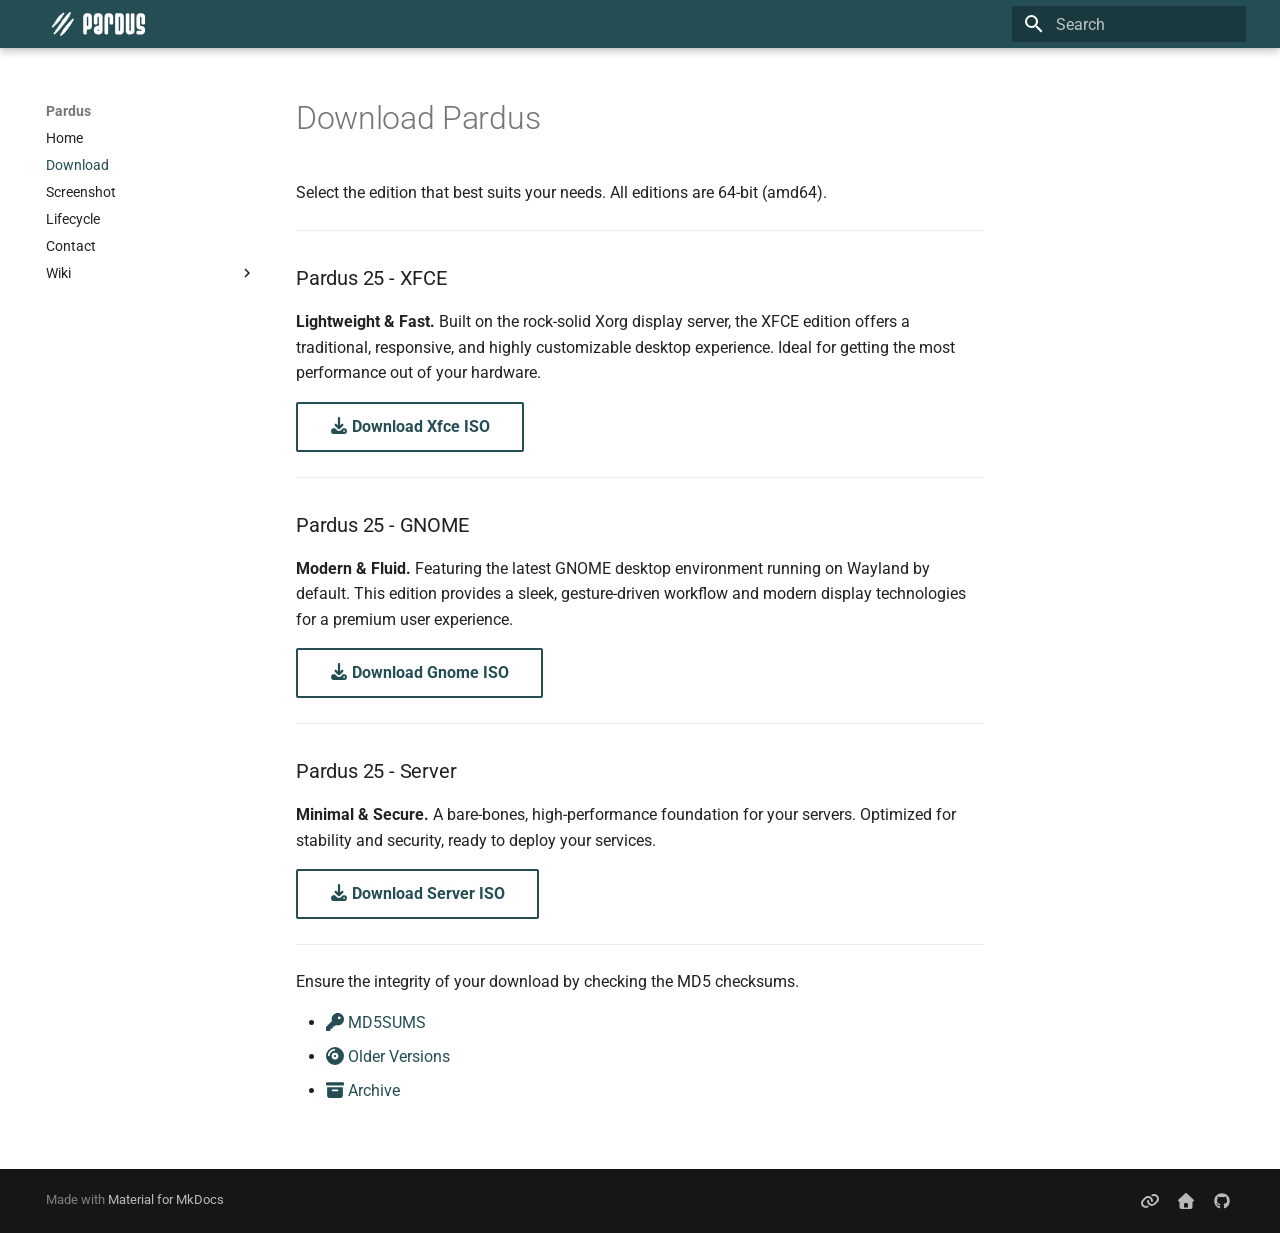
<file: download/index.html>
<!doctype html>
<html lang="en" class="no-js">
  <head>
    
      <meta charset="utf-8">
      <meta name="viewport" content="width=device-width,initial-scale=1">
      
        <meta name="description" content="Pardus Linux website">
      
      
      
        <link rel="canonical" href="https://pardus.github.io/download/">
      
      
        <link rel="prev" href="..">
      
      
        <link rel="next" href="../screenshot/screenshot/">
      
      
        
      
      
      <link rel="icon" href="../assets/img-header-logo.svg">
      <meta name="generator" content="mkdocs-1.6.1, mkdocs-material-9.7.7">
    
    
      
        <title>Download - Pardus</title>
      
    
    
      <link rel="stylesheet" href="../assets/stylesheets/main.ec1eaa64.min.css">
      
        
        <link rel="stylesheet" href="../assets/stylesheets/palette.ab4e12ef.min.css">
      
      


    
    
      
    
    
      
        
        
        <link rel="preconnect" href="https://fonts.gstatic.com" crossorigin>
        <link rel="stylesheet" href="https://fonts.googleapis.com/css?family=Roboto:300,300i,400,400i,700,700i%7CRoboto+Mono:400,400i,700,700i&display=fallback">
        <style>:root{--md-text-font:"Roboto";--md-code-font:"Roboto Mono"}</style>
      
    
    
      <link rel="stylesheet" href="../stylesheets/extra.css">
    
    <script>__md_scope=new URL("..",location),__md_hash=e=>[...e].reduce(((e,_)=>(e<<5)-e+_.charCodeAt(0)),0),__md_get=(e,_=localStorage,t=__md_scope)=>JSON.parse(_.getItem(t.pathname+"."+e)),__md_set=(e,_,t=localStorage,a=__md_scope)=>{try{t.setItem(a.pathname+"."+e,JSON.stringify(_))}catch(e){}}</script>
    
      

    
    
  </head>
  
  
    
    
    
    
    
    <body dir="ltr" data-md-color-scheme="default" data-md-color-primary="custom" data-md-color-accent="teal">
  
    
    <input class="md-toggle" data-md-toggle="drawer" type="checkbox" id="__drawer" autocomplete="off">
    <input class="md-toggle" data-md-toggle="search" type="checkbox" id="__search" autocomplete="off">
    <label class="md-overlay" for="__drawer"></label>
    <div data-md-component="skip">
      
        
        <a href="#download-pardus" class="md-skip">
          Skip to content
        </a>
      
    </div>
    <div data-md-component="announce">
      
    </div>
    
    
      

  

<header class="md-header md-header--shadow" data-md-component="header">
  <nav class="md-header__inner md-grid" aria-label="Header">
    <a href=".." title="Pardus" class="md-header__button md-logo" aria-label="Pardus" data-md-component="logo">
      
  <img src="../assets/img-header-logo-white.svg" alt="logo">

    </a>
    <label class="md-header__button md-icon" for="__drawer">
      
      <svg xmlns="http://www.w3.org/2000/svg" viewBox="0 0 24 24"><path d="M3 6h18v2H3zm0 5h18v2H3zm0 5h18v2H3z"/></svg>
    </label>
    <div class="md-header__title" data-md-component="header-title">
      <div class="md-header__ellipsis">
        <div class="md-header__topic">
          <span class="md-ellipsis">
            Pardus
          </span>
        </div>
        <div class="md-header__topic" data-md-component="header-topic">
          <span class="md-ellipsis">
            
              Download
            
          </span>
        </div>
      </div>
    </div>
    
      
    
    
    
    
      
      
        <label class="md-header__button md-icon" for="__search">
          
          <svg xmlns="http://www.w3.org/2000/svg" viewBox="0 0 24 24"><path d="M9.5 3A6.5 6.5 0 0 1 16 9.5c0 1.61-.59 3.09-1.56 4.23l.27.27h.79l5 5-1.5 1.5-5-5v-.79l-.27-.27A6.52 6.52 0 0 1 9.5 16 6.5 6.5 0 0 1 3 9.5 6.5 6.5 0 0 1 9.5 3m0 2C7 5 5 7 5 9.5S7 14 9.5 14 14 12 14 9.5 12 5 9.5 5"/></svg>
        </label>
        <div class="md-search" data-md-component="search" role="dialog">
  <label class="md-search__overlay" for="__search"></label>
  <div class="md-search__inner" role="search">
    <form class="md-search__form" name="search">
      <input type="text" class="md-search__input" name="query" aria-label="Search" placeholder="Search" autocapitalize="off" autocorrect="off" autocomplete="off" spellcheck="false" data-md-component="search-query" required>
      <label class="md-search__icon md-icon" for="__search">
        
        <svg xmlns="http://www.w3.org/2000/svg" viewBox="0 0 24 24"><path d="M9.5 3A6.5 6.5 0 0 1 16 9.5c0 1.61-.59 3.09-1.56 4.23l.27.27h.79l5 5-1.5 1.5-5-5v-.79l-.27-.27A6.52 6.52 0 0 1 9.5 16 6.5 6.5 0 0 1 3 9.5 6.5 6.5 0 0 1 9.5 3m0 2C7 5 5 7 5 9.5S7 14 9.5 14 14 12 14 9.5 12 5 9.5 5"/></svg>
        
        <svg xmlns="http://www.w3.org/2000/svg" viewBox="0 0 24 24"><path d="M20 11v2H8l5.5 5.5-1.42 1.42L4.16 12l7.92-7.92L13.5 5.5 8 11z"/></svg>
      </label>
      <nav class="md-search__options" aria-label="Search">
        
        <button type="reset" class="md-search__icon md-icon" title="Clear" aria-label="Clear" tabindex="-1">
          
          <svg xmlns="http://www.w3.org/2000/svg" viewBox="0 0 24 24"><path d="M19 6.41 17.59 5 12 10.59 6.41 5 5 6.41 10.59 12 5 17.59 6.41 19 12 13.41 17.59 19 19 17.59 13.41 12z"/></svg>
        </button>
      </nav>
      
    </form>
    <div class="md-search__output">
      <div class="md-search__scrollwrap" tabindex="0" data-md-scrollfix>
        <div class="md-search-result" data-md-component="search-result">
          <div class="md-search-result__meta">
            Initializing search
          </div>
          <ol class="md-search-result__list" role="presentation"></ol>
        </div>
      </div>
    </div>
  </div>
</div>
      
    
    
  </nav>
  
</header>
    
    <div class="md-container" data-md-component="container">
      
      
        
          
        
      
      <main class="md-main" data-md-component="main">
        <div class="md-main__inner md-grid">
          
            
              
              <div class="md-sidebar md-sidebar--primary" data-md-component="sidebar" data-md-type="navigation" >
                <div class="md-sidebar__scrollwrap">
                  <div class="md-sidebar__inner">
                    



<nav class="md-nav md-nav--primary" aria-label="Navigation" data-md-level="0">
  <label class="md-nav__title" for="__drawer">
    <a href=".." title="Pardus" class="md-nav__button md-logo" aria-label="Pardus" data-md-component="logo">
      
  <img src="../assets/img-header-logo-white.svg" alt="logo">

    </a>
    Pardus
  </label>
  
  <ul class="md-nav__list" data-md-scrollfix>
    
      
      
  
  
  
  
    <li class="md-nav__item">
      <a href=".." class="md-nav__link">
        
  
  
  <span class="md-ellipsis">
    
  
    Home
  

    
  </span>
  
  

      </a>
    </li>
  

    
      
      
  
  
    
  
  
  
    <li class="md-nav__item md-nav__item--active">
      
      <input class="md-nav__toggle md-toggle" type="checkbox" id="__toc">
      
      
        
      
      
      <a href="./" class="md-nav__link md-nav__link--active">
        
  
  
  <span class="md-ellipsis">
    
  
    Download
  

    
  </span>
  
  

      </a>
      
    </li>
  

    
      
      
  
  
  
  
    <li class="md-nav__item">
      <a href="../screenshot/screenshot/" class="md-nav__link">
        
  
  
  <span class="md-ellipsis">
    
  
    Screenshot
  

    
  </span>
  
  

      </a>
    </li>
  

    
      
      
  
  
  
  
    <li class="md-nav__item">
      <a href="../lifecycle/" class="md-nav__link">
        
  
  
  <span class="md-ellipsis">
    
  
    Lifecycle
  

    
  </span>
  
  

      </a>
    </li>
  

    
      
      
  
  
  
  
    <li class="md-nav__item">
      <a href="../contact/" class="md-nav__link">
        
  
  
  <span class="md-ellipsis">
    
  
    Contact
  

    
  </span>
  
  

      </a>
    </li>
  

    
      
      
  
  
  
  
    
    
    
    
    
    <li class="md-nav__item md-nav__item--nested">
      
        
        
        <input class="md-nav__toggle md-toggle " type="checkbox" id="__nav_6" >
        
          
          <label class="md-nav__link" for="__nav_6" id="__nav_6_label" tabindex="0">
            
  
  
  <span class="md-ellipsis">
    
  
    Wiki
  

    
  </span>
  
  

            <span class="md-nav__icon md-icon"></span>
          </label>
        
        <nav class="md-nav" data-md-level="1" aria-labelledby="__nav_6_label" aria-expanded="false">
          <label class="md-nav__title" for="__nav_6">
            <span class="md-nav__icon md-icon"></span>
            
  
    Wiki
  

          </label>
          <ul class="md-nav__list" data-md-scrollfix>
            
              
                
  
  
  
  
    
    
    
    
    
    <li class="md-nav__item md-nav__item--nested">
      
        
        
        <input class="md-nav__toggle md-toggle " type="checkbox" id="__nav_6_1" >
        
          
          <label class="md-nav__link" for="__nav_6_1" id="__nav_6_1_label" tabindex="0">
            
  
  
  <span class="md-ellipsis">
    
  
    Linux
  

    
  </span>
  
  

            <span class="md-nav__icon md-icon"></span>
          </label>
        
        <nav class="md-nav" data-md-level="2" aria-labelledby="__nav_6_1_label" aria-expanded="false">
          <label class="md-nav__title" for="__nav_6_1">
            <span class="md-nav__icon md-icon"></span>
            
  
    Linux
  

          </label>
          <ul class="md-nav__list" data-md-scrollfix>
            
              
                
  
  
  
  
    <li class="md-nav__item">
      <a href="../wiki/linux/polkit/" class="md-nav__link">
        
  
  
  <span class="md-ellipsis">
    
  
    Polkit
  

    
  </span>
  
  

      </a>
    </li>
  

              
            
          </ul>
        </nav>
      
    </li>
  

              
            
              
                
  
  
  
  
    
    
    
    
    
    <li class="md-nav__item md-nav__item--nested">
      
        
        
        <input class="md-nav__toggle md-toggle " type="checkbox" id="__nav_6_2" >
        
          
          <label class="md-nav__link" for="__nav_6_2" id="__nav_6_2_label" tabindex="0">
            
  
  
  <span class="md-ellipsis">
    
  
    C Programming
  

    
  </span>
  
  

            <span class="md-nav__icon md-icon"></span>
          </label>
        
        <nav class="md-nav" data-md-level="2" aria-labelledby="__nav_6_2_label" aria-expanded="false">
          <label class="md-nav__title" for="__nav_6_2">
            <span class="md-nav__icon md-icon"></span>
            
  
    C Programming
  

          </label>
          <ul class="md-nav__list" data-md-scrollfix>
            
              
                
  
  
  
  
    <li class="md-nav__item">
      <a href="../wiki/c-programming/01-hello-world/" class="md-nav__link">
        
  
  
  <span class="md-ellipsis">
    
  
    01 Hello World
  

    
  </span>
  
  

      </a>
    </li>
  

              
            
              
                
  
  
  
  
    <li class="md-nav__item">
      <a href="../wiki/c-programming/02-syntax/" class="md-nav__link">
        
  
  
  <span class="md-ellipsis">
    
  
    02 Syntax
  

    
  </span>
  
  

      </a>
    </li>
  

              
            
          </ul>
        </nav>
      
    </li>
  

              
            
              
                
  
  
  
  
    
    
    
    
    
    <li class="md-nav__item md-nav__item--nested">
      
        
        
        <input class="md-nav__toggle md-toggle " type="checkbox" id="__nav_6_3" >
        
          
          <label class="md-nav__link" for="__nav_6_3" id="__nav_6_3_label" tabindex="0">
            
  
  
  <span class="md-ellipsis">
    
  
    Python Gtk 4.0
  

    
  </span>
  
  

            <span class="md-nav__icon md-icon"></span>
          </label>
        
        <nav class="md-nav" data-md-level="2" aria-labelledby="__nav_6_3_label" aria-expanded="false">
          <label class="md-nav__title" for="__nav_6_3">
            <span class="md-nav__icon md-icon"></span>
            
  
    Python Gtk 4.0
  

          </label>
          <ul class="md-nav__list" data-md-scrollfix>
            
              
                
  
  
  
  
    <li class="md-nav__item">
      <a href="../wiki/python-gtk/01-gtk-hello/" class="md-nav__link">
        
  
  
  <span class="md-ellipsis">
    
  
    01 Hello Gtk
  

    
  </span>
  
  

      </a>
    </li>
  

              
            
              
                
  
  
  
  
    <li class="md-nav__item">
      <a href="../wiki/python-gtk/02-gtk-containers/" class="md-nav__link">
        
  
  
  <span class="md-ellipsis">
    
  
    02 Gtk Containers
  

    
  </span>
  
  

      </a>
    </li>
  

              
            
          </ul>
        </nav>
      
    </li>
  

              
            
          </ul>
        </nav>
      
    </li>
  

    
  </ul>
</nav>
                  </div>
                </div>
              </div>
            
            
              
              <div class="md-sidebar md-sidebar--secondary" data-md-component="sidebar" data-md-type="toc" >
                <div class="md-sidebar__scrollwrap">
                  <div class="md-sidebar__inner">
                    

<nav class="md-nav md-nav--secondary" aria-label="Table of contents">
  
  
  
    
  
  
</nav>
                  </div>
                </div>
              </div>
            
          
          
            <div class="md-content" data-md-component="content">
              
              <article class="md-content__inner md-typeset">
                
                  



<h1 id="download-pardus">Download Pardus</h1>
<p>Select the edition that best suits your needs. All editions are 64-bit (amd64).</p>
<hr />
<h3>Pardus 25 - XFCE </h3>
<p><strong>Lightweight &amp; Fast.</strong>
Built on the rock-solid Xorg display server, the XFCE edition offers a traditional, responsive, and highly customizable desktop experience. Ideal for getting the most performance out of your hardware.</p>
<p><a class="md-button" href="https://indir.pardus.org.tr/ISO/Pardus25/Pardus-25.2-XFCE-amd64.iso" target="_blank"><span class="twemoji"><svg xmlns="http://www.w3.org/2000/svg" viewBox="0 0 448 512"><!--! Font Awesome Free 7.1.0 by @fontawesome - https://fontawesome.com License - https://fontawesome.com/license/free (Icons: CC BY 4.0, Fonts: SIL OFL 1.1, Code: MIT License) Copyright 2025 Fonticons, Inc.--><path d="M256 32c0-17.7-14.3-32-32-32s-32 14.3-32 32v210.7l-41.4-41.4c-12.5-12.5-32.8-12.5-45.3 0s-12.5 32.8 0 45.3l96 96c12.5 12.5 32.8 12.5 45.3 0l96-96c12.5-12.5 12.5-32.8 0-45.3s-32.8-12.5-45.3 0L256 242.7zM64 320c-35.3 0-64 28.7-64 64v32c0 35.3 28.7 64 64 64h320c35.3 0 64-28.7 64-64v-32c0-35.3-28.7-64-64-64h-46.9l-56.6 56.6c-31.2 31.2-81.9 31.2-113.1 0L110.9 320zm304 56a24 24 0 1 1 0 48 24 24 0 1 1 0-48"/></svg></span> Download Xfce ISO</a></p>
<hr />
<h3>Pardus 25 - GNOME</h3>
<p><strong>Modern &amp; Fluid.</strong>
Featuring the latest GNOME desktop environment running on Wayland by default. This edition provides a sleek, gesture-driven workflow and modern display technologies for a premium user experience.</p>
<p><a class="md-button" href="https://indir.pardus.org.tr/ISO/Pardus25/Pardus-25.2-GNOME-amd64.iso" target="_blank"><span class="twemoji"><svg xmlns="http://www.w3.org/2000/svg" viewBox="0 0 448 512"><!--! Font Awesome Free 7.1.0 by @fontawesome - https://fontawesome.com License - https://fontawesome.com/license/free (Icons: CC BY 4.0, Fonts: SIL OFL 1.1, Code: MIT License) Copyright 2025 Fonticons, Inc.--><path d="M256 32c0-17.7-14.3-32-32-32s-32 14.3-32 32v210.7l-41.4-41.4c-12.5-12.5-32.8-12.5-45.3 0s-12.5 32.8 0 45.3l96 96c12.5 12.5 32.8 12.5 45.3 0l96-96c12.5-12.5 12.5-32.8 0-45.3s-32.8-12.5-45.3 0L256 242.7zM64 320c-35.3 0-64 28.7-64 64v32c0 35.3 28.7 64 64 64h320c35.3 0 64-28.7 64-64v-32c0-35.3-28.7-64-64-64h-46.9l-56.6 56.6c-31.2 31.2-81.9 31.2-113.1 0L110.9 320zm304 56a24 24 0 1 1 0 48 24 24 0 1 1 0-48"/></svg></span> Download Gnome ISO</a></p>
<hr />
<h3>Pardus 25 - Server</h3>
<p><strong>Minimal &amp; Secure.</strong>
A bare-bones, high-performance foundation for your servers. Optimized for stability and security, ready to deploy your services.</p>
<p><a class="md-button" href="https://indir.pardus.org.tr/ISO/Pardus25/Pardus-25.2-SERVER-amd64.iso" target="_blank"><span class="twemoji"><svg xmlns="http://www.w3.org/2000/svg" viewBox="0 0 448 512"><!--! Font Awesome Free 7.1.0 by @fontawesome - https://fontawesome.com License - https://fontawesome.com/license/free (Icons: CC BY 4.0, Fonts: SIL OFL 1.1, Code: MIT License) Copyright 2025 Fonticons, Inc.--><path d="M256 32c0-17.7-14.3-32-32-32s-32 14.3-32 32v210.7l-41.4-41.4c-12.5-12.5-32.8-12.5-45.3 0s-12.5 32.8 0 45.3l96 96c12.5 12.5 32.8 12.5 45.3 0l96-96c12.5-12.5 12.5-32.8 0-45.3s-32.8-12.5-45.3 0L256 242.7zM64 320c-35.3 0-64 28.7-64 64v32c0 35.3 28.7 64 64 64h320c35.3 0 64-28.7 64-64v-32c0-35.3-28.7-64-64-64h-46.9l-56.6 56.6c-31.2 31.2-81.9 31.2-113.1 0L110.9 320zm304 56a24 24 0 1 1 0 48 24 24 0 1 1 0-48"/></svg></span> Download Server ISO</a></p>
<hr />
<p>Ensure the integrity of your download by checking the MD5 checksums.</p>
<ul>
<li><a href="https://indir.pardus.org.tr/ISO/Pardus25/MD5SUMS" target="_blank"><span class="twemoji"><svg xmlns="http://www.w3.org/2000/svg" viewBox="0 0 512 512"><!--! Font Awesome Free 7.1.0 by @fontawesome - https://fontawesome.com License - https://fontawesome.com/license/free (Icons: CC BY 4.0, Fonts: SIL OFL 1.1, Code: MIT License) Copyright 2025 Fonticons, Inc.--><path d="M336 352c97.2 0 176-78.8 176-176S433.2 0 336 0 160 78.8 160 176c0 18.7 2.9 36.8 8.3 53.7L7 391c-4.5 4.5-7 10.6-7 17v80c0 13.3 10.7 24 24 24h80c13.3 0 24-10.7 24-24v-40h40c13.3 0 24-10.7 24-24v-40h40c6.4 0 12.5-2.5 17-7l33.3-33.3c16.9 5.4 35 8.3 53.7 8.3m40-256a40 40 0 1 1 0 80 40 40 0 1 1 0-80"/></svg></span> MD5SUMS</a></li>
<li><a href="https://indir.pardus.org.tr/ISO/" target="_blank"><span class="twemoji"><svg xmlns="http://www.w3.org/2000/svg" viewBox="0 0 512 512"><!--! Font Awesome Free 7.1.0 by @fontawesome - https://fontawesome.com License - https://fontawesome.com/license/free (Icons: CC BY 4.0, Fonts: SIL OFL 1.1, Code: MIT License) Copyright 2025 Fonticons, Inc.--><path d="M0 256a256 256 0 1 1 512 0 256 256 0 1 1-512 0m256 32a32 32 0 1 1 0-64 32 32 0 1 1 0 64m-96-32a96 96 0 1 0 192 0 96 96 0 1 0-192 0m-56-16c0-32.4 16.3-66.6 42.8-93.2S207.6 104 240 104c13.3 0 24-10.7 24-24s-10.7-24-24-24c-47.9 0-93.7 23.5-127.1 56.9S56 192.1 56 240c0 13.3 10.7 24 24 24s24-10.7 24-24"/></svg></span> Older Versions</a></li>
<li><a href="https://arsiv.pardus.org.tr/" target="_blank"><span class="twemoji"><svg xmlns="http://www.w3.org/2000/svg" viewBox="0 0 512 512"><!--! Font Awesome Free 7.1.0 by @fontawesome - https://fontawesome.com License - https://fontawesome.com/license/free (Icons: CC BY 4.0, Fonts: SIL OFL 1.1, Code: MIT License) Copyright 2025 Fonticons, Inc.--><path d="M0 64c0-17.7 14.3-32 32-32h448c17.7 0 32 14.3 32 32v32c0 17.7-14.3 32-32 32H32c-17.7 0-32-14.3-32-32zm32 112h448v240c0 35.3-28.7 64-64 64H96c-35.3 0-64-28.7-64-64zm152 64c-13.3 0-24 10.7-24 24s10.7 24 24 24h144c13.3 0 24-10.7 24-24s-10.7-24-24-24z"/></svg></span> Archive</a></li>
</ul>
<p><br></p>












                
              </article>
            </div>
          
          
<script>var target=document.getElementById(location.hash.slice(1));target&&target.name&&(target.checked=target.name.startsWith("__tabbed_"))</script>
        </div>
        
      </main>
      
        <footer class="md-footer">
  
  <div class="md-footer-meta md-typeset">
    <div class="md-footer-meta__inner md-grid">
      <div class="md-copyright">
  
  
    Made with
    <a href="https://squidfunk.github.io/mkdocs-material/" target="_blank" rel="noopener">
      Material for MkDocs
    </a>
  
</div>
      
        
<div class="md-social">
  
    
    
    
    
      
      
    
    <a href="https://forum.pardus.org.tr/c/english-forum/42" target="_blank" rel="noopener" title="forum.pardus.org.tr" class="md-social__link">
      <svg xmlns="http://www.w3.org/2000/svg" viewBox="0 0 576 512"><!--! Font Awesome Free 7.1.0 by @fontawesome - https://fontawesome.com License - https://fontawesome.com/license/free (Icons: CC BY 4.0, Fonts: SIL OFL 1.1, Code: MIT License) Copyright 2025 Fonticons, Inc.--><path d="M419.5 96c-16.6 0-32.7 4.5-46.8 12.7-15.8-16-34.2-29.4-54.5-39.5 28.2-24 64.1-37.2 101.3-37.2C505.9 32 576 102 576 188.5c0 41.5-16.5 81.3-45.8 110.6l-71.1 71.1C429.8 399.5 390 416 348.5 416 262.1 416 192 346 192 259.5c0-1.5 0-3 .1-4.5.5-17.7 15.2-31.6 32.9-31.1s31.6 15.2 31.1 32.9v2.6c0 51.1 41.4 92.5 92.5 92.5 24.5 0 48-9.7 65.4-27.1l71.1-71.1c17.3-17.3 27.1-40.9 27.1-65.4 0-51.1-41.4-92.5-92.5-92.5zm-144.3 77.3c-1.9-.8-3.8-1.9-5.5-3.1-12.6-6.5-27-10.2-42.1-10.2-24.5 0-48 9.7-65.4 27.1l-71.1 71.1C73.8 275.5 64 299.1 64 323.6c0 51.1 41.4 92.5 92.5 92.5 16.5 0 32.6-4.4 46.7-12.6 15.8 16 34.2 29.4 54.6 39.5-28.2 23.9-64 37.2-101.3 37.2C70.1 480.2 0 410.2 0 323.7c0-41.5 16.5-81.3 45.8-110.6l71.1-71.1c29.3-29.3 69.1-45.8 110.6-45.8 86.6 0 156.5 70.6 156.5 156.9v3.9c-.4 17.7-15.1 31.6-32.8 31.2s-31.6-15.1-31.2-32.8v-2.3c0-33.7-18-63.3-44.8-79.6z"/></svg>
    </a>
  
    
    
    
    
      
      
    
    <a href="https://pardus.org.tr/en/" target="_blank" rel="noopener" title="pardus.org.tr" class="md-social__link">
      <svg xmlns="http://www.w3.org/2000/svg" viewBox="0 0 512 512"><!--! Font Awesome Free 7.1.0 by @fontawesome - https://fontawesome.com License - https://fontawesome.com/license/free (Icons: CC BY 4.0, Fonts: SIL OFL 1.1, Code: MIT License) Copyright 2025 Fonticons, Inc.--><path d="M277.8 8.6c-12.3-11.4-31.3-11.4-43.5 0l-224 208c-9.6 9-12.8 22.9-8 35.1S18.8 272 32 272h16v176c0 35.3 28.7 64 64 64h288c35.3 0 64-28.7 64-64V272h16c13.2 0 25-8.1 29.8-20.3s1.6-26.2-8-35.1zM240 320h32c26.5 0 48 21.5 48 48v96H192v-96c0-26.5 21.5-48 48-48"/></svg>
    </a>
  
    
    
    
    
      
      
    
    <a href="https://github.com/pardus" target="_blank" rel="noopener" title="github.com" class="md-social__link">
      <svg xmlns="http://www.w3.org/2000/svg" viewBox="0 0 512 512"><!--! Font Awesome Free 7.1.0 by @fontawesome - https://fontawesome.com License - https://fontawesome.com/license/free (Icons: CC BY 4.0, Fonts: SIL OFL 1.1, Code: MIT License) Copyright 2025 Fonticons, Inc.--><path d="M173.9 397.4c0 2-2.3 3.6-5.2 3.6-3.3.3-5.6-1.3-5.6-3.6 0-2 2.3-3.6 5.2-3.6 3-.3 5.6 1.3 5.6 3.6m-31.1-4.5c-.7 2 1.3 4.3 4.3 4.9 2.6 1 5.6 0 6.2-2s-1.3-4.3-4.3-5.2c-2.6-.7-5.5.3-6.2 2.3m44.2-1.7c-2.9.7-4.9 2.6-4.6 4.9.3 2 2.9 3.3 5.9 2.6 2.9-.7 4.9-2.6 4.6-4.6-.3-1.9-3-3.2-5.9-2.9M252.8 8C114.1 8 8 113.3 8 252c0 110.9 69.8 205.8 169.5 239.2 12.8 2.3 17.3-5.6 17.3-12.1 0-6.2-.3-40.4-.3-61.4 0 0-70 15-84.7-29.8 0 0-11.4-29.1-27.8-36.6 0 0-22.9-15.7 1.6-15.4 0 0 24.9 2 38.6 25.8 21.9 38.6 58.6 27.5 72.9 20.9 2.3-16 8.8-27.1 16-33.7-55.9-6.2-112.3-14.3-112.3-110.5 0-27.5 7.6-41.3 23.6-58.9-2.6-6.5-11.1-33.3 2.6-67.9 20.9-6.5 69 27 69 27 20-5.6 41.5-8.5 62.8-8.5s42.8 2.9 62.8 8.5c0 0 48.1-33.6 69-27 13.7 34.7 5.2 61.4 2.6 67.9 16 17.7 25.8 31.5 25.8 58.9 0 96.5-58.9 104.2-114.8 110.5 9.2 7.9 17 22.9 17 46.4 0 33.7-.3 75.4-.3 83.6 0 6.5 4.6 14.4 17.3 12.1C436.2 457.8 504 362.9 504 252 504 113.3 391.5 8 252.8 8M105.2 352.9c-1.3 1-1 3.3.7 5.2 1.6 1.6 3.9 2.3 5.2 1 1.3-1 1-3.3-.7-5.2-1.6-1.6-3.9-2.3-5.2-1m-10.8-8.1c-.7 1.3.3 2.9 2.3 3.9 1.6 1 3.6.7 4.3-.7.7-1.3-.3-2.9-2.3-3.9-2-.6-3.6-.3-4.3.7m32.4 35.6c-1.6 1.3-1 4.3 1.3 6.2 2.3 2.3 5.2 2.6 6.5 1 1.3-1.3.7-4.3-1.3-6.2-2.2-2.3-5.2-2.6-6.5-1m-11.4-14.7c-1.6 1-1.6 3.6 0 5.9s4.3 3.3 5.6 2.3c1.6-1.3 1.6-3.9 0-6.2-1.4-2.3-4-3.3-5.6-2"/></svg>
    </a>
  
</div>
      
    </div>
  </div>
</footer>
      
    </div>
    <div class="md-dialog" data-md-component="dialog">
      <div class="md-dialog__inner md-typeset"></div>
    </div>
    
    
    
      
      
      <script id="__config" type="application/json">{"annotate": null, "base": "..", "features": [], "search": "../assets/javascripts/workers/search.2c215733.min.js", "tags": null, "translations": {"clipboard.copied": "Copied to clipboard", "clipboard.copy": "Copy to clipboard", "search.result.more.one": "1 more on this page", "search.result.more.other": "# more on this page", "search.result.none": "No matching documents", "search.result.one": "1 matching document", "search.result.other": "# matching documents", "search.result.placeholder": "Type to start searching", "search.result.term.missing": "Missing", "select.version": "Select version"}, "version": null}</script>
    
    
      <script src="../assets/javascripts/bundle.d7400e89.min.js"></script>
      
    
  </body>
</html>
</file>
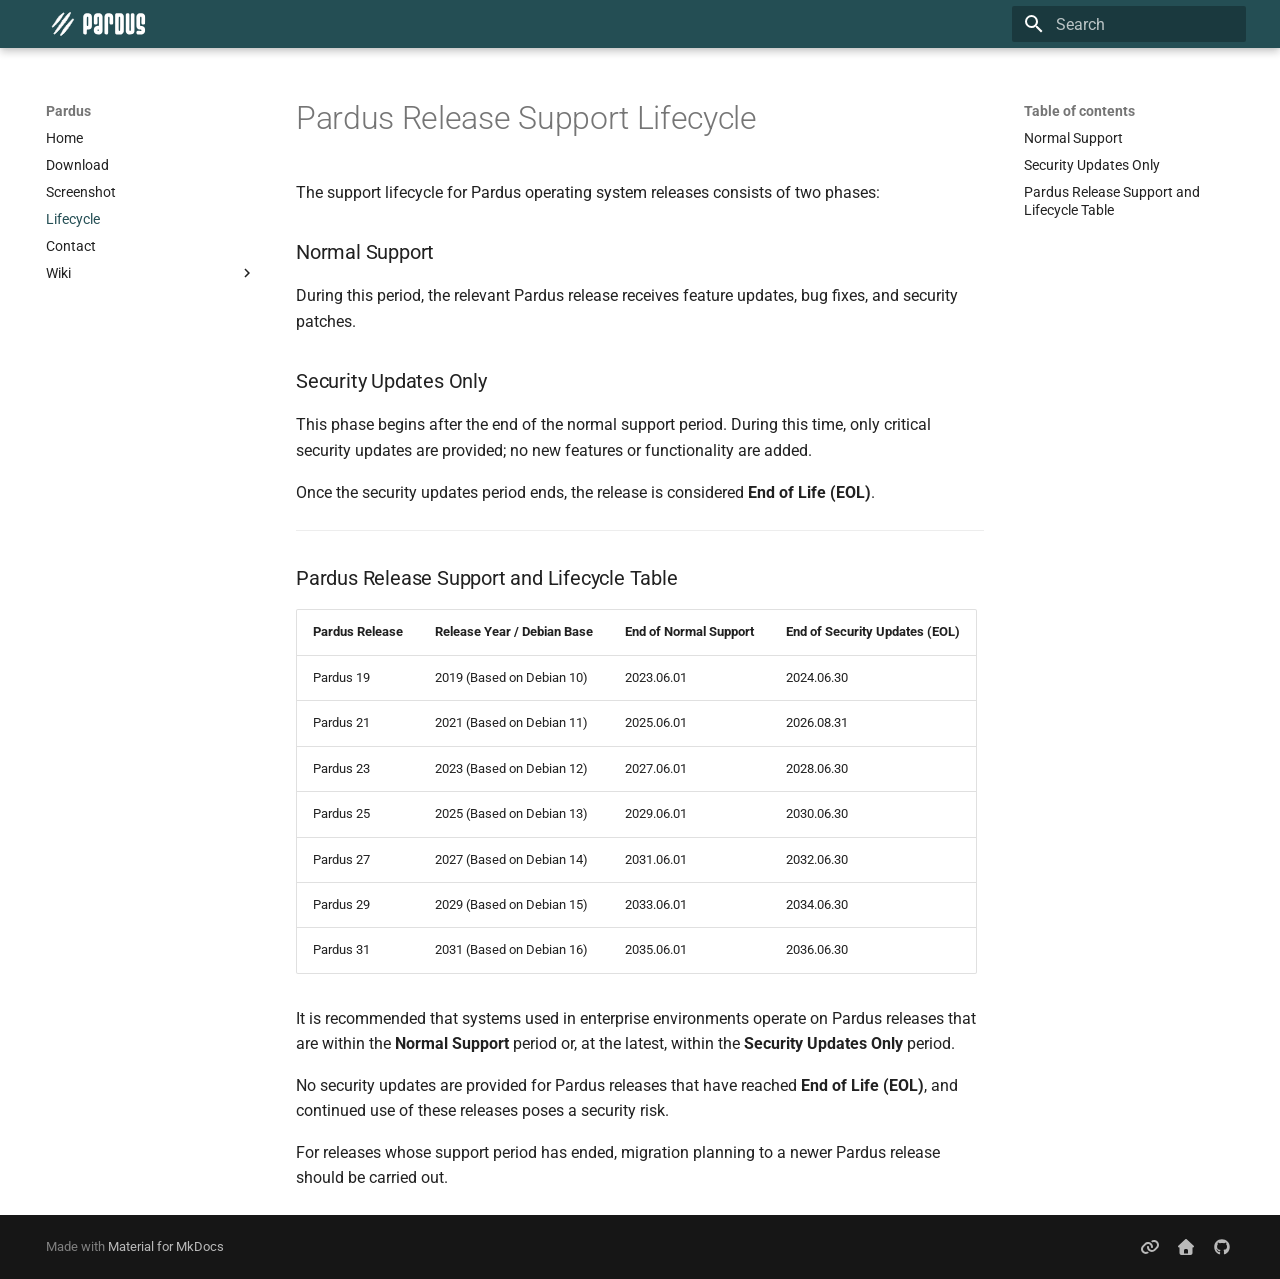
<file: lifecycle/index.html>
<!doctype html>
<html lang="en" class="no-js">
  <head>
    
      <meta charset="utf-8">
      <meta name="viewport" content="width=device-width,initial-scale=1">
      
        <meta name="description" content="Pardus Linux website">
      
      
      
        <link rel="canonical" href="https://pardus.github.io/lifecycle/">
      
      
        <link rel="prev" href="../screenshot/screenshot/">
      
      
        <link rel="next" href="../contact/">
      
      
        
      
      
      <link rel="icon" href="../assets/img-header-logo.svg">
      <meta name="generator" content="mkdocs-1.6.1, mkdocs-material-9.7.7">
    
    
      
        <title>Lifecycle - Pardus</title>
      
    
    
      <link rel="stylesheet" href="../assets/stylesheets/main.ec1eaa64.min.css">
      
        
        <link rel="stylesheet" href="../assets/stylesheets/palette.ab4e12ef.min.css">
      
      


    
    
      
    
    
      
        
        
        <link rel="preconnect" href="https://fonts.gstatic.com" crossorigin>
        <link rel="stylesheet" href="https://fonts.googleapis.com/css?family=Roboto:300,300i,400,400i,700,700i%7CRoboto+Mono:400,400i,700,700i&display=fallback">
        <style>:root{--md-text-font:"Roboto";--md-code-font:"Roboto Mono"}</style>
      
    
    
      <link rel="stylesheet" href="../stylesheets/extra.css">
    
    <script>__md_scope=new URL("..",location),__md_hash=e=>[...e].reduce(((e,_)=>(e<<5)-e+_.charCodeAt(0)),0),__md_get=(e,_=localStorage,t=__md_scope)=>JSON.parse(_.getItem(t.pathname+"."+e)),__md_set=(e,_,t=localStorage,a=__md_scope)=>{try{t.setItem(a.pathname+"."+e,JSON.stringify(_))}catch(e){}}</script>
    
      

    
    
  </head>
  
  
    
    
    
    
    
    <body dir="ltr" data-md-color-scheme="default" data-md-color-primary="custom" data-md-color-accent="teal">
  
    
    <input class="md-toggle" data-md-toggle="drawer" type="checkbox" id="__drawer" autocomplete="off">
    <input class="md-toggle" data-md-toggle="search" type="checkbox" id="__search" autocomplete="off">
    <label class="md-overlay" for="__drawer"></label>
    <div data-md-component="skip">
      
        
        <a href="#pardus-release-support-lifecycle" class="md-skip">
          Skip to content
        </a>
      
    </div>
    <div data-md-component="announce">
      
    </div>
    
    
      

  

<header class="md-header md-header--shadow" data-md-component="header">
  <nav class="md-header__inner md-grid" aria-label="Header">
    <a href=".." title="Pardus" class="md-header__button md-logo" aria-label="Pardus" data-md-component="logo">
      
  <img src="../assets/img-header-logo-white.svg" alt="logo">

    </a>
    <label class="md-header__button md-icon" for="__drawer">
      
      <svg xmlns="http://www.w3.org/2000/svg" viewBox="0 0 24 24"><path d="M3 6h18v2H3zm0 5h18v2H3zm0 5h18v2H3z"/></svg>
    </label>
    <div class="md-header__title" data-md-component="header-title">
      <div class="md-header__ellipsis">
        <div class="md-header__topic">
          <span class="md-ellipsis">
            Pardus
          </span>
        </div>
        <div class="md-header__topic" data-md-component="header-topic">
          <span class="md-ellipsis">
            
              Lifecycle
            
          </span>
        </div>
      </div>
    </div>
    
      
    
    
    
    
      
      
        <label class="md-header__button md-icon" for="__search">
          
          <svg xmlns="http://www.w3.org/2000/svg" viewBox="0 0 24 24"><path d="M9.5 3A6.5 6.5 0 0 1 16 9.5c0 1.61-.59 3.09-1.56 4.23l.27.27h.79l5 5-1.5 1.5-5-5v-.79l-.27-.27A6.52 6.52 0 0 1 9.5 16 6.5 6.5 0 0 1 3 9.5 6.5 6.5 0 0 1 9.5 3m0 2C7 5 5 7 5 9.5S7 14 9.5 14 14 12 14 9.5 12 5 9.5 5"/></svg>
        </label>
        <div class="md-search" data-md-component="search" role="dialog">
  <label class="md-search__overlay" for="__search"></label>
  <div class="md-search__inner" role="search">
    <form class="md-search__form" name="search">
      <input type="text" class="md-search__input" name="query" aria-label="Search" placeholder="Search" autocapitalize="off" autocorrect="off" autocomplete="off" spellcheck="false" data-md-component="search-query" required>
      <label class="md-search__icon md-icon" for="__search">
        
        <svg xmlns="http://www.w3.org/2000/svg" viewBox="0 0 24 24"><path d="M9.5 3A6.5 6.5 0 0 1 16 9.5c0 1.61-.59 3.09-1.56 4.23l.27.27h.79l5 5-1.5 1.5-5-5v-.79l-.27-.27A6.52 6.52 0 0 1 9.5 16 6.5 6.5 0 0 1 3 9.5 6.5 6.5 0 0 1 9.5 3m0 2C7 5 5 7 5 9.5S7 14 9.5 14 14 12 14 9.5 12 5 9.5 5"/></svg>
        
        <svg xmlns="http://www.w3.org/2000/svg" viewBox="0 0 24 24"><path d="M20 11v2H8l5.5 5.5-1.42 1.42L4.16 12l7.92-7.92L13.5 5.5 8 11z"/></svg>
      </label>
      <nav class="md-search__options" aria-label="Search">
        
        <button type="reset" class="md-search__icon md-icon" title="Clear" aria-label="Clear" tabindex="-1">
          
          <svg xmlns="http://www.w3.org/2000/svg" viewBox="0 0 24 24"><path d="M19 6.41 17.59 5 12 10.59 6.41 5 5 6.41 10.59 12 5 17.59 6.41 19 12 13.41 17.59 19 19 17.59 13.41 12z"/></svg>
        </button>
      </nav>
      
    </form>
    <div class="md-search__output">
      <div class="md-search__scrollwrap" tabindex="0" data-md-scrollfix>
        <div class="md-search-result" data-md-component="search-result">
          <div class="md-search-result__meta">
            Initializing search
          </div>
          <ol class="md-search-result__list" role="presentation"></ol>
        </div>
      </div>
    </div>
  </div>
</div>
      
    
    
  </nav>
  
</header>
    
    <div class="md-container" data-md-component="container">
      
      
        
          
        
      
      <main class="md-main" data-md-component="main">
        <div class="md-main__inner md-grid">
          
            
              
              <div class="md-sidebar md-sidebar--primary" data-md-component="sidebar" data-md-type="navigation" >
                <div class="md-sidebar__scrollwrap">
                  <div class="md-sidebar__inner">
                    



<nav class="md-nav md-nav--primary" aria-label="Navigation" data-md-level="0">
  <label class="md-nav__title" for="__drawer">
    <a href=".." title="Pardus" class="md-nav__button md-logo" aria-label="Pardus" data-md-component="logo">
      
  <img src="../assets/img-header-logo-white.svg" alt="logo">

    </a>
    Pardus
  </label>
  
  <ul class="md-nav__list" data-md-scrollfix>
    
      
      
  
  
  
  
    <li class="md-nav__item">
      <a href=".." class="md-nav__link">
        
  
  
  <span class="md-ellipsis">
    
  
    Home
  

    
  </span>
  
  

      </a>
    </li>
  

    
      
      
  
  
  
  
    <li class="md-nav__item">
      <a href="../download/" class="md-nav__link">
        
  
  
  <span class="md-ellipsis">
    
  
    Download
  

    
  </span>
  
  

      </a>
    </li>
  

    
      
      
  
  
  
  
    <li class="md-nav__item">
      <a href="../screenshot/screenshot/" class="md-nav__link">
        
  
  
  <span class="md-ellipsis">
    
  
    Screenshot
  

    
  </span>
  
  

      </a>
    </li>
  

    
      
      
  
  
    
  
  
  
    <li class="md-nav__item md-nav__item--active">
      
      <input class="md-nav__toggle md-toggle" type="checkbox" id="__toc">
      
      
        
      
      
        <label class="md-nav__link md-nav__link--active" for="__toc">
          
  
  
  <span class="md-ellipsis">
    
  
    Lifecycle
  

    
  </span>
  
  

          <span class="md-nav__icon md-icon"></span>
        </label>
      
      <a href="./" class="md-nav__link md-nav__link--active">
        
  
  
  <span class="md-ellipsis">
    
  
    Lifecycle
  

    
  </span>
  
  

      </a>
      
        

<nav class="md-nav md-nav--secondary" aria-label="Table of contents">
  
  
  
    
  
  
    <label class="md-nav__title" for="__toc">
      <span class="md-nav__icon md-icon"></span>
      Table of contents
    </label>
    <ul class="md-nav__list" data-md-component="toc" data-md-scrollfix>
      
        <li class="md-nav__item">
  <a href="#normal-support" class="md-nav__link">
    <span class="md-ellipsis">
      
        Normal Support
      
    </span>
  </a>
  
</li>
      
        <li class="md-nav__item">
  <a href="#security-updates-only" class="md-nav__link">
    <span class="md-ellipsis">
      
        Security Updates Only
      
    </span>
  </a>
  
</li>
      
        <li class="md-nav__item">
  <a href="#pardus-release-support-and-lifecycle-table" class="md-nav__link">
    <span class="md-ellipsis">
      
        Pardus Release Support and Lifecycle Table
      
    </span>
  </a>
  
</li>
      
    </ul>
  
</nav>
      
    </li>
  

    
      
      
  
  
  
  
    <li class="md-nav__item">
      <a href="../contact/" class="md-nav__link">
        
  
  
  <span class="md-ellipsis">
    
  
    Contact
  

    
  </span>
  
  

      </a>
    </li>
  

    
      
      
  
  
  
  
    
    
    
    
    
    <li class="md-nav__item md-nav__item--nested">
      
        
        
        <input class="md-nav__toggle md-toggle " type="checkbox" id="__nav_6" >
        
          
          <label class="md-nav__link" for="__nav_6" id="__nav_6_label" tabindex="0">
            
  
  
  <span class="md-ellipsis">
    
  
    Wiki
  

    
  </span>
  
  

            <span class="md-nav__icon md-icon"></span>
          </label>
        
        <nav class="md-nav" data-md-level="1" aria-labelledby="__nav_6_label" aria-expanded="false">
          <label class="md-nav__title" for="__nav_6">
            <span class="md-nav__icon md-icon"></span>
            
  
    Wiki
  

          </label>
          <ul class="md-nav__list" data-md-scrollfix>
            
              
                
  
  
  
  
    
    
    
    
    
    <li class="md-nav__item md-nav__item--nested">
      
        
        
        <input class="md-nav__toggle md-toggle " type="checkbox" id="__nav_6_1" >
        
          
          <label class="md-nav__link" for="__nav_6_1" id="__nav_6_1_label" tabindex="0">
            
  
  
  <span class="md-ellipsis">
    
  
    Linux
  

    
  </span>
  
  

            <span class="md-nav__icon md-icon"></span>
          </label>
        
        <nav class="md-nav" data-md-level="2" aria-labelledby="__nav_6_1_label" aria-expanded="false">
          <label class="md-nav__title" for="__nav_6_1">
            <span class="md-nav__icon md-icon"></span>
            
  
    Linux
  

          </label>
          <ul class="md-nav__list" data-md-scrollfix>
            
              
                
  
  
  
  
    <li class="md-nav__item">
      <a href="../wiki/linux/polkit/" class="md-nav__link">
        
  
  
  <span class="md-ellipsis">
    
  
    Polkit
  

    
  </span>
  
  

      </a>
    </li>
  

              
            
          </ul>
        </nav>
      
    </li>
  

              
            
              
                
  
  
  
  
    
    
    
    
    
    <li class="md-nav__item md-nav__item--nested">
      
        
        
        <input class="md-nav__toggle md-toggle " type="checkbox" id="__nav_6_2" >
        
          
          <label class="md-nav__link" for="__nav_6_2" id="__nav_6_2_label" tabindex="0">
            
  
  
  <span class="md-ellipsis">
    
  
    C Programming
  

    
  </span>
  
  

            <span class="md-nav__icon md-icon"></span>
          </label>
        
        <nav class="md-nav" data-md-level="2" aria-labelledby="__nav_6_2_label" aria-expanded="false">
          <label class="md-nav__title" for="__nav_6_2">
            <span class="md-nav__icon md-icon"></span>
            
  
    C Programming
  

          </label>
          <ul class="md-nav__list" data-md-scrollfix>
            
              
                
  
  
  
  
    <li class="md-nav__item">
      <a href="../wiki/c-programming/01-hello-world/" class="md-nav__link">
        
  
  
  <span class="md-ellipsis">
    
  
    01 Hello World
  

    
  </span>
  
  

      </a>
    </li>
  

              
            
              
                
  
  
  
  
    <li class="md-nav__item">
      <a href="../wiki/c-programming/02-syntax/" class="md-nav__link">
        
  
  
  <span class="md-ellipsis">
    
  
    02 Syntax
  

    
  </span>
  
  

      </a>
    </li>
  

              
            
          </ul>
        </nav>
      
    </li>
  

              
            
              
                
  
  
  
  
    
    
    
    
    
    <li class="md-nav__item md-nav__item--nested">
      
        
        
        <input class="md-nav__toggle md-toggle " type="checkbox" id="__nav_6_3" >
        
          
          <label class="md-nav__link" for="__nav_6_3" id="__nav_6_3_label" tabindex="0">
            
  
  
  <span class="md-ellipsis">
    
  
    Python Gtk 4.0
  

    
  </span>
  
  

            <span class="md-nav__icon md-icon"></span>
          </label>
        
        <nav class="md-nav" data-md-level="2" aria-labelledby="__nav_6_3_label" aria-expanded="false">
          <label class="md-nav__title" for="__nav_6_3">
            <span class="md-nav__icon md-icon"></span>
            
  
    Python Gtk 4.0
  

          </label>
          <ul class="md-nav__list" data-md-scrollfix>
            
              
                
  
  
  
  
    <li class="md-nav__item">
      <a href="../wiki/python-gtk/01-gtk-hello/" class="md-nav__link">
        
  
  
  <span class="md-ellipsis">
    
  
    01 Hello Gtk
  

    
  </span>
  
  

      </a>
    </li>
  

              
            
              
                
  
  
  
  
    <li class="md-nav__item">
      <a href="../wiki/python-gtk/02-gtk-containers/" class="md-nav__link">
        
  
  
  <span class="md-ellipsis">
    
  
    02 Gtk Containers
  

    
  </span>
  
  

      </a>
    </li>
  

              
            
          </ul>
        </nav>
      
    </li>
  

              
            
          </ul>
        </nav>
      
    </li>
  

    
  </ul>
</nav>
                  </div>
                </div>
              </div>
            
            
              
              <div class="md-sidebar md-sidebar--secondary" data-md-component="sidebar" data-md-type="toc" >
                <div class="md-sidebar__scrollwrap">
                  <div class="md-sidebar__inner">
                    

<nav class="md-nav md-nav--secondary" aria-label="Table of contents">
  
  
  
    
  
  
    <label class="md-nav__title" for="__toc">
      <span class="md-nav__icon md-icon"></span>
      Table of contents
    </label>
    <ul class="md-nav__list" data-md-component="toc" data-md-scrollfix>
      
        <li class="md-nav__item">
  <a href="#normal-support" class="md-nav__link">
    <span class="md-ellipsis">
      
        Normal Support
      
    </span>
  </a>
  
</li>
      
        <li class="md-nav__item">
  <a href="#security-updates-only" class="md-nav__link">
    <span class="md-ellipsis">
      
        Security Updates Only
      
    </span>
  </a>
  
</li>
      
        <li class="md-nav__item">
  <a href="#pardus-release-support-and-lifecycle-table" class="md-nav__link">
    <span class="md-ellipsis">
      
        Pardus Release Support and Lifecycle Table
      
    </span>
  </a>
  
</li>
      
    </ul>
  
</nav>
                  </div>
                </div>
              </div>
            
          
          
            <div class="md-content" data-md-component="content">
              
              <article class="md-content__inner md-typeset">
                
                  



<h1 id="pardus-release-support-lifecycle">Pardus Release Support Lifecycle</h1>
<p>The support lifecycle for Pardus operating system releases consists of two phases:</p>
<h3 id="normal-support">Normal Support</h3>
<p>During this period, the relevant Pardus release receives feature updates, bug fixes, and security patches.</p>
<h3 id="security-updates-only">Security Updates Only</h3>
<p>This phase begins after the end of the normal support period. During this time, only critical security updates are provided; no new features or functionality are added.</p>
<p>Once the security updates period ends, the release is considered <strong>End of Life (EOL)</strong>.</p>
<hr />
<h3 id="pardus-release-support-and-lifecycle-table">Pardus Release Support and Lifecycle Table</h3>
<table>
<thead>
<tr>
<th>Pardus Release</th>
<th>Release Year / Debian Base</th>
<th>End of Normal Support</th>
<th>End of Security Updates (EOL)</th>
</tr>
</thead>
<tbody>
<tr>
<td>Pardus 19</td>
<td>2019 (Based on Debian 10)</td>
<td>2023.06.01</td>
<td>2024.06.30</td>
</tr>
<tr>
<td>Pardus 21</td>
<td>2021 (Based on Debian 11)</td>
<td>2025.06.01</td>
<td>2026.08.31</td>
</tr>
<tr>
<td>Pardus 23</td>
<td>2023 (Based on Debian 12)</td>
<td>2027.06.01</td>
<td>2028.06.30</td>
</tr>
<tr>
<td>Pardus 25</td>
<td>2025 (Based on Debian 13)</td>
<td>2029.06.01</td>
<td>2030.06.30</td>
</tr>
<tr>
<td>Pardus 27</td>
<td>2027 (Based on Debian 14)</td>
<td>2031.06.01</td>
<td>2032.06.30</td>
</tr>
<tr>
<td>Pardus 29</td>
<td>2029 (Based on Debian 15)</td>
<td>2033.06.01</td>
<td>2034.06.30</td>
</tr>
<tr>
<td>Pardus 31</td>
<td>2031 (Based on Debian 16)</td>
<td>2035.06.01</td>
<td>2036.06.30</td>
</tr>
</tbody>
</table>
<p>It is recommended that systems used in enterprise environments operate on Pardus releases that are within the <strong>Normal Support</strong> period or, at the latest, within the <strong>Security Updates Only</strong> period.</p>
<p>No security updates are provided for Pardus releases that have reached <strong>End of Life (EOL)</strong>, and continued use of these releases poses a security risk.</p>
<p>For releases whose support period has ended, migration planning to a newer Pardus release should be carried out.</p>












                
              </article>
            </div>
          
          
<script>var target=document.getElementById(location.hash.slice(1));target&&target.name&&(target.checked=target.name.startsWith("__tabbed_"))</script>
        </div>
        
      </main>
      
        <footer class="md-footer">
  
  <div class="md-footer-meta md-typeset">
    <div class="md-footer-meta__inner md-grid">
      <div class="md-copyright">
  
  
    Made with
    <a href="https://squidfunk.github.io/mkdocs-material/" target="_blank" rel="noopener">
      Material for MkDocs
    </a>
  
</div>
      
        
<div class="md-social">
  
    
    
    
    
      
      
    
    <a href="https://forum.pardus.org.tr/c/english-forum/42" target="_blank" rel="noopener" title="forum.pardus.org.tr" class="md-social__link">
      <svg xmlns="http://www.w3.org/2000/svg" viewBox="0 0 576 512"><!--! Font Awesome Free 7.1.0 by @fontawesome - https://fontawesome.com License - https://fontawesome.com/license/free (Icons: CC BY 4.0, Fonts: SIL OFL 1.1, Code: MIT License) Copyright 2025 Fonticons, Inc.--><path d="M419.5 96c-16.6 0-32.7 4.5-46.8 12.7-15.8-16-34.2-29.4-54.5-39.5 28.2-24 64.1-37.2 101.3-37.2C505.9 32 576 102 576 188.5c0 41.5-16.5 81.3-45.8 110.6l-71.1 71.1C429.8 399.5 390 416 348.5 416 262.1 416 192 346 192 259.5c0-1.5 0-3 .1-4.5.5-17.7 15.2-31.6 32.9-31.1s31.6 15.2 31.1 32.9v2.6c0 51.1 41.4 92.5 92.5 92.5 24.5 0 48-9.7 65.4-27.1l71.1-71.1c17.3-17.3 27.1-40.9 27.1-65.4 0-51.1-41.4-92.5-92.5-92.5zm-144.3 77.3c-1.9-.8-3.8-1.9-5.5-3.1-12.6-6.5-27-10.2-42.1-10.2-24.5 0-48 9.7-65.4 27.1l-71.1 71.1C73.8 275.5 64 299.1 64 323.6c0 51.1 41.4 92.5 92.5 92.5 16.5 0 32.6-4.4 46.7-12.6 15.8 16 34.2 29.4 54.6 39.5-28.2 23.9-64 37.2-101.3 37.2C70.1 480.2 0 410.2 0 323.7c0-41.5 16.5-81.3 45.8-110.6l71.1-71.1c29.3-29.3 69.1-45.8 110.6-45.8 86.6 0 156.5 70.6 156.5 156.9v3.9c-.4 17.7-15.1 31.6-32.8 31.2s-31.6-15.1-31.2-32.8v-2.3c0-33.7-18-63.3-44.8-79.6z"/></svg>
    </a>
  
    
    
    
    
      
      
    
    <a href="https://pardus.org.tr/en/" target="_blank" rel="noopener" title="pardus.org.tr" class="md-social__link">
      <svg xmlns="http://www.w3.org/2000/svg" viewBox="0 0 512 512"><!--! Font Awesome Free 7.1.0 by @fontawesome - https://fontawesome.com License - https://fontawesome.com/license/free (Icons: CC BY 4.0, Fonts: SIL OFL 1.1, Code: MIT License) Copyright 2025 Fonticons, Inc.--><path d="M277.8 8.6c-12.3-11.4-31.3-11.4-43.5 0l-224 208c-9.6 9-12.8 22.9-8 35.1S18.8 272 32 272h16v176c0 35.3 28.7 64 64 64h288c35.3 0 64-28.7 64-64V272h16c13.2 0 25-8.1 29.8-20.3s1.6-26.2-8-35.1zM240 320h32c26.5 0 48 21.5 48 48v96H192v-96c0-26.5 21.5-48 48-48"/></svg>
    </a>
  
    
    
    
    
      
      
    
    <a href="https://github.com/pardus" target="_blank" rel="noopener" title="github.com" class="md-social__link">
      <svg xmlns="http://www.w3.org/2000/svg" viewBox="0 0 512 512"><!--! Font Awesome Free 7.1.0 by @fontawesome - https://fontawesome.com License - https://fontawesome.com/license/free (Icons: CC BY 4.0, Fonts: SIL OFL 1.1, Code: MIT License) Copyright 2025 Fonticons, Inc.--><path d="M173.9 397.4c0 2-2.3 3.6-5.2 3.6-3.3.3-5.6-1.3-5.6-3.6 0-2 2.3-3.6 5.2-3.6 3-.3 5.6 1.3 5.6 3.6m-31.1-4.5c-.7 2 1.3 4.3 4.3 4.9 2.6 1 5.6 0 6.2-2s-1.3-4.3-4.3-5.2c-2.6-.7-5.5.3-6.2 2.3m44.2-1.7c-2.9.7-4.9 2.6-4.6 4.9.3 2 2.9 3.3 5.9 2.6 2.9-.7 4.9-2.6 4.6-4.6-.3-1.9-3-3.2-5.9-2.9M252.8 8C114.1 8 8 113.3 8 252c0 110.9 69.8 205.8 169.5 239.2 12.8 2.3 17.3-5.6 17.3-12.1 0-6.2-.3-40.4-.3-61.4 0 0-70 15-84.7-29.8 0 0-11.4-29.1-27.8-36.6 0 0-22.9-15.7 1.6-15.4 0 0 24.9 2 38.6 25.8 21.9 38.6 58.6 27.5 72.9 20.9 2.3-16 8.8-27.1 16-33.7-55.9-6.2-112.3-14.3-112.3-110.5 0-27.5 7.6-41.3 23.6-58.9-2.6-6.5-11.1-33.3 2.6-67.9 20.9-6.5 69 27 69 27 20-5.6 41.5-8.5 62.8-8.5s42.8 2.9 62.8 8.5c0 0 48.1-33.6 69-27 13.7 34.7 5.2 61.4 2.6 67.9 16 17.7 25.8 31.5 25.8 58.9 0 96.5-58.9 104.2-114.8 110.5 9.2 7.9 17 22.9 17 46.4 0 33.7-.3 75.4-.3 83.6 0 6.5 4.6 14.4 17.3 12.1C436.2 457.8 504 362.9 504 252 504 113.3 391.5 8 252.8 8M105.2 352.9c-1.3 1-1 3.3.7 5.2 1.6 1.6 3.9 2.3 5.2 1 1.3-1 1-3.3-.7-5.2-1.6-1.6-3.9-2.3-5.2-1m-10.8-8.1c-.7 1.3.3 2.9 2.3 3.9 1.6 1 3.6.7 4.3-.7.7-1.3-.3-2.9-2.3-3.9-2-.6-3.6-.3-4.3.7m32.4 35.6c-1.6 1.3-1 4.3 1.3 6.2 2.3 2.3 5.2 2.6 6.5 1 1.3-1.3.7-4.3-1.3-6.2-2.2-2.3-5.2-2.6-6.5-1m-11.4-14.7c-1.6 1-1.6 3.6 0 5.9s4.3 3.3 5.6 2.3c1.6-1.3 1.6-3.9 0-6.2-1.4-2.3-4-3.3-5.6-2"/></svg>
    </a>
  
</div>
      
    </div>
  </div>
</footer>
      
    </div>
    <div class="md-dialog" data-md-component="dialog">
      <div class="md-dialog__inner md-typeset"></div>
    </div>
    
    
    
      
      
      <script id="__config" type="application/json">{"annotate": null, "base": "..", "features": [], "search": "../assets/javascripts/workers/search.2c215733.min.js", "tags": null, "translations": {"clipboard.copied": "Copied to clipboard", "clipboard.copy": "Copy to clipboard", "search.result.more.one": "1 more on this page", "search.result.more.other": "# more on this page", "search.result.none": "No matching documents", "search.result.one": "1 matching document", "search.result.other": "# matching documents", "search.result.placeholder": "Type to start searching", "search.result.term.missing": "Missing", "select.version": "Select version"}, "version": null}</script>
    
    
      <script src="../assets/javascripts/bundle.d7400e89.min.js"></script>
      
    
  </body>
</html>
</file>
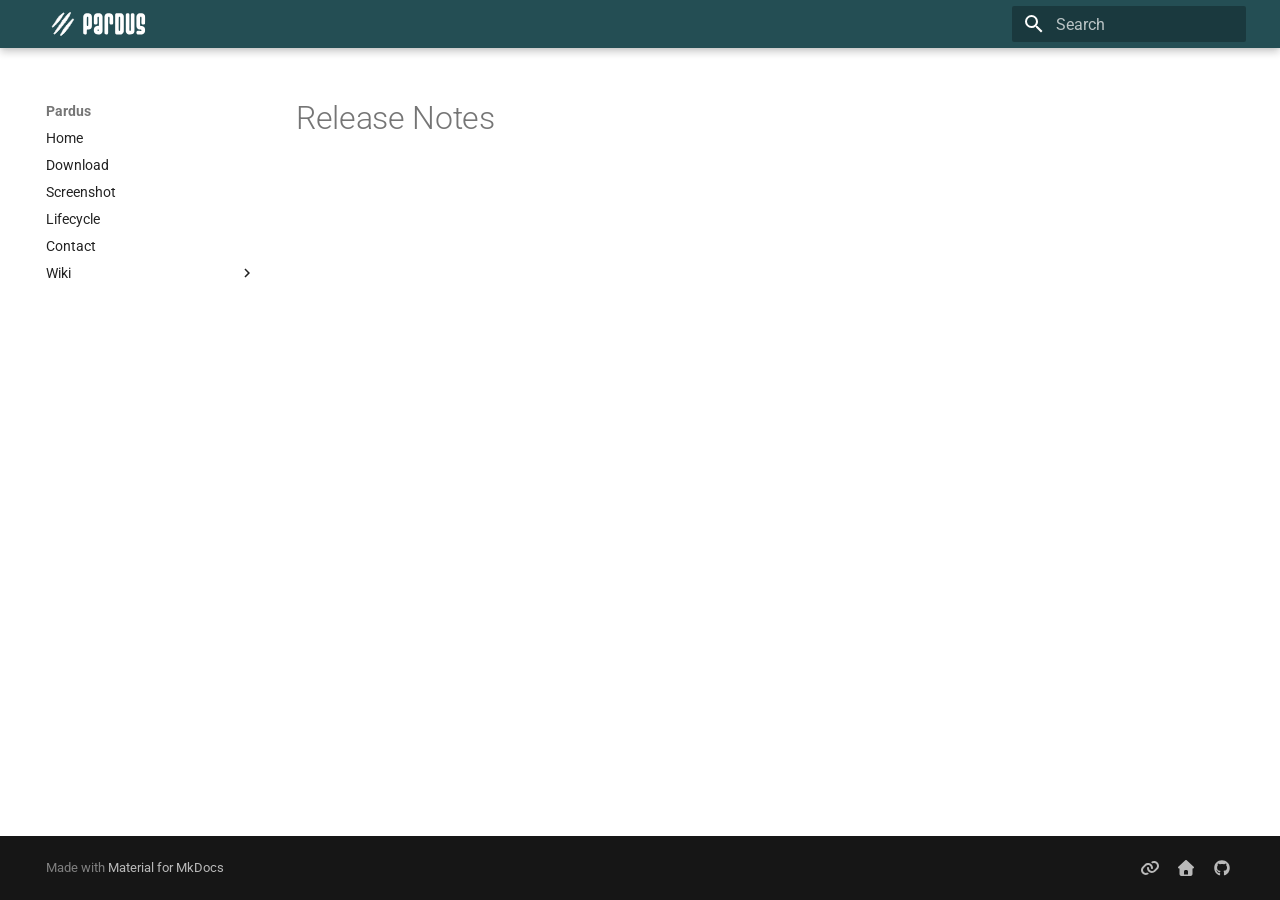
<file: about/release-notes/index.html>
<!doctype html>
<html lang="en" class="no-js">
  <head>
    
      <meta charset="utf-8">
      <meta name="viewport" content="width=device-width,initial-scale=1">
      
        <meta name="description" content="Pardus Linux website">
      
      
      
        <link rel="canonical" href="https://pardus.github.io/about/release-notes/">
      
      
      
      
        
      
      
      <link rel="icon" href="../../assets/img-header-logo.svg">
      <meta name="generator" content="mkdocs-1.6.1, mkdocs-material-9.7.7">
    
    
      
        <title>Release Notes - Pardus</title>
      
    
    
      <link rel="stylesheet" href="../../assets/stylesheets/main.ec1eaa64.min.css">
      
        
        <link rel="stylesheet" href="../../assets/stylesheets/palette.ab4e12ef.min.css">
      
      


    
    
      
    
    
      
        
        
        <link rel="preconnect" href="https://fonts.gstatic.com" crossorigin>
        <link rel="stylesheet" href="https://fonts.googleapis.com/css?family=Roboto:300,300i,400,400i,700,700i%7CRoboto+Mono:400,400i,700,700i&display=fallback">
        <style>:root{--md-text-font:"Roboto";--md-code-font:"Roboto Mono"}</style>
      
    
    
      <link rel="stylesheet" href="../../stylesheets/extra.css">
    
    <script>__md_scope=new URL("../..",location),__md_hash=e=>[...e].reduce(((e,_)=>(e<<5)-e+_.charCodeAt(0)),0),__md_get=(e,_=localStorage,t=__md_scope)=>JSON.parse(_.getItem(t.pathname+"."+e)),__md_set=(e,_,t=localStorage,a=__md_scope)=>{try{t.setItem(a.pathname+"."+e,JSON.stringify(_))}catch(e){}}</script>
    
      

    
    
  </head>
  
  
    
    
    
    
    
    <body dir="ltr" data-md-color-scheme="default" data-md-color-primary="custom" data-md-color-accent="teal">
  
    
    <input class="md-toggle" data-md-toggle="drawer" type="checkbox" id="__drawer" autocomplete="off">
    <input class="md-toggle" data-md-toggle="search" type="checkbox" id="__search" autocomplete="off">
    <label class="md-overlay" for="__drawer"></label>
    <div data-md-component="skip">
      
        
        <a href="#release-notes" class="md-skip">
          Skip to content
        </a>
      
    </div>
    <div data-md-component="announce">
      
    </div>
    
    
      

  

<header class="md-header md-header--shadow" data-md-component="header">
  <nav class="md-header__inner md-grid" aria-label="Header">
    <a href="../.." title="Pardus" class="md-header__button md-logo" aria-label="Pardus" data-md-component="logo">
      
  <img src="../../assets/img-header-logo-white.svg" alt="logo">

    </a>
    <label class="md-header__button md-icon" for="__drawer">
      
      <svg xmlns="http://www.w3.org/2000/svg" viewBox="0 0 24 24"><path d="M3 6h18v2H3zm0 5h18v2H3zm0 5h18v2H3z"/></svg>
    </label>
    <div class="md-header__title" data-md-component="header-title">
      <div class="md-header__ellipsis">
        <div class="md-header__topic">
          <span class="md-ellipsis">
            Pardus
          </span>
        </div>
        <div class="md-header__topic" data-md-component="header-topic">
          <span class="md-ellipsis">
            
              Release Notes
            
          </span>
        </div>
      </div>
    </div>
    
      
    
    
    
    
      
      
        <label class="md-header__button md-icon" for="__search">
          
          <svg xmlns="http://www.w3.org/2000/svg" viewBox="0 0 24 24"><path d="M9.5 3A6.5 6.5 0 0 1 16 9.5c0 1.61-.59 3.09-1.56 4.23l.27.27h.79l5 5-1.5 1.5-5-5v-.79l-.27-.27A6.52 6.52 0 0 1 9.5 16 6.5 6.5 0 0 1 3 9.5 6.5 6.5 0 0 1 9.5 3m0 2C7 5 5 7 5 9.5S7 14 9.5 14 14 12 14 9.5 12 5 9.5 5"/></svg>
        </label>
        <div class="md-search" data-md-component="search" role="dialog">
  <label class="md-search__overlay" for="__search"></label>
  <div class="md-search__inner" role="search">
    <form class="md-search__form" name="search">
      <input type="text" class="md-search__input" name="query" aria-label="Search" placeholder="Search" autocapitalize="off" autocorrect="off" autocomplete="off" spellcheck="false" data-md-component="search-query" required>
      <label class="md-search__icon md-icon" for="__search">
        
        <svg xmlns="http://www.w3.org/2000/svg" viewBox="0 0 24 24"><path d="M9.5 3A6.5 6.5 0 0 1 16 9.5c0 1.61-.59 3.09-1.56 4.23l.27.27h.79l5 5-1.5 1.5-5-5v-.79l-.27-.27A6.52 6.52 0 0 1 9.5 16 6.5 6.5 0 0 1 3 9.5 6.5 6.5 0 0 1 9.5 3m0 2C7 5 5 7 5 9.5S7 14 9.5 14 14 12 14 9.5 12 5 9.5 5"/></svg>
        
        <svg xmlns="http://www.w3.org/2000/svg" viewBox="0 0 24 24"><path d="M20 11v2H8l5.5 5.5-1.42 1.42L4.16 12l7.92-7.92L13.5 5.5 8 11z"/></svg>
      </label>
      <nav class="md-search__options" aria-label="Search">
        
        <button type="reset" class="md-search__icon md-icon" title="Clear" aria-label="Clear" tabindex="-1">
          
          <svg xmlns="http://www.w3.org/2000/svg" viewBox="0 0 24 24"><path d="M19 6.41 17.59 5 12 10.59 6.41 5 5 6.41 10.59 12 5 17.59 6.41 19 12 13.41 17.59 19 19 17.59 13.41 12z"/></svg>
        </button>
      </nav>
      
    </form>
    <div class="md-search__output">
      <div class="md-search__scrollwrap" tabindex="0" data-md-scrollfix>
        <div class="md-search-result" data-md-component="search-result">
          <div class="md-search-result__meta">
            Initializing search
          </div>
          <ol class="md-search-result__list" role="presentation"></ol>
        </div>
      </div>
    </div>
  </div>
</div>
      
    
    
  </nav>
  
</header>
    
    <div class="md-container" data-md-component="container">
      
      
        
          
        
      
      <main class="md-main" data-md-component="main">
        <div class="md-main__inner md-grid">
          
            
              
              <div class="md-sidebar md-sidebar--primary" data-md-component="sidebar" data-md-type="navigation" >
                <div class="md-sidebar__scrollwrap">
                  <div class="md-sidebar__inner">
                    



<nav class="md-nav md-nav--primary" aria-label="Navigation" data-md-level="0">
  <label class="md-nav__title" for="__drawer">
    <a href="../.." title="Pardus" class="md-nav__button md-logo" aria-label="Pardus" data-md-component="logo">
      
  <img src="../../assets/img-header-logo-white.svg" alt="logo">

    </a>
    Pardus
  </label>
  
  <ul class="md-nav__list" data-md-scrollfix>
    
      
      
  
  
  
  
    <li class="md-nav__item">
      <a href="../.." class="md-nav__link">
        
  
  
  <span class="md-ellipsis">
    
  
    Home
  

    
  </span>
  
  

      </a>
    </li>
  

    
      
      
  
  
  
  
    <li class="md-nav__item">
      <a href="../../download/" class="md-nav__link">
        
  
  
  <span class="md-ellipsis">
    
  
    Download
  

    
  </span>
  
  

      </a>
    </li>
  

    
      
      
  
  
  
  
    <li class="md-nav__item">
      <a href="../../screenshot/screenshot/" class="md-nav__link">
        
  
  
  <span class="md-ellipsis">
    
  
    Screenshot
  

    
  </span>
  
  

      </a>
    </li>
  

    
      
      
  
  
  
  
    <li class="md-nav__item">
      <a href="../../lifecycle/" class="md-nav__link">
        
  
  
  <span class="md-ellipsis">
    
  
    Lifecycle
  

    
  </span>
  
  

      </a>
    </li>
  

    
      
      
  
  
  
  
    <li class="md-nav__item">
      <a href="../../contact/" class="md-nav__link">
        
  
  
  <span class="md-ellipsis">
    
  
    Contact
  

    
  </span>
  
  

      </a>
    </li>
  

    
      
      
  
  
  
  
    
    
    
    
    
    <li class="md-nav__item md-nav__item--nested">
      
        
        
        <input class="md-nav__toggle md-toggle " type="checkbox" id="__nav_6" >
        
          
          <label class="md-nav__link" for="__nav_6" id="__nav_6_label" tabindex="0">
            
  
  
  <span class="md-ellipsis">
    
  
    Wiki
  

    
  </span>
  
  

            <span class="md-nav__icon md-icon"></span>
          </label>
        
        <nav class="md-nav" data-md-level="1" aria-labelledby="__nav_6_label" aria-expanded="false">
          <label class="md-nav__title" for="__nav_6">
            <span class="md-nav__icon md-icon"></span>
            
  
    Wiki
  

          </label>
          <ul class="md-nav__list" data-md-scrollfix>
            
              
                
  
  
  
  
    
    
    
    
    
    <li class="md-nav__item md-nav__item--nested">
      
        
        
        <input class="md-nav__toggle md-toggle " type="checkbox" id="__nav_6_1" >
        
          
          <label class="md-nav__link" for="__nav_6_1" id="__nav_6_1_label" tabindex="0">
            
  
  
  <span class="md-ellipsis">
    
  
    Linux
  

    
  </span>
  
  

            <span class="md-nav__icon md-icon"></span>
          </label>
        
        <nav class="md-nav" data-md-level="2" aria-labelledby="__nav_6_1_label" aria-expanded="false">
          <label class="md-nav__title" for="__nav_6_1">
            <span class="md-nav__icon md-icon"></span>
            
  
    Linux
  

          </label>
          <ul class="md-nav__list" data-md-scrollfix>
            
              
                
  
  
  
  
    <li class="md-nav__item">
      <a href="../../wiki/linux/polkit/" class="md-nav__link">
        
  
  
  <span class="md-ellipsis">
    
  
    Polkit
  

    
  </span>
  
  

      </a>
    </li>
  

              
            
          </ul>
        </nav>
      
    </li>
  

              
            
              
                
  
  
  
  
    
    
    
    
    
    <li class="md-nav__item md-nav__item--nested">
      
        
        
        <input class="md-nav__toggle md-toggle " type="checkbox" id="__nav_6_2" >
        
          
          <label class="md-nav__link" for="__nav_6_2" id="__nav_6_2_label" tabindex="0">
            
  
  
  <span class="md-ellipsis">
    
  
    C Programming
  

    
  </span>
  
  

            <span class="md-nav__icon md-icon"></span>
          </label>
        
        <nav class="md-nav" data-md-level="2" aria-labelledby="__nav_6_2_label" aria-expanded="false">
          <label class="md-nav__title" for="__nav_6_2">
            <span class="md-nav__icon md-icon"></span>
            
  
    C Programming
  

          </label>
          <ul class="md-nav__list" data-md-scrollfix>
            
              
                
  
  
  
  
    <li class="md-nav__item">
      <a href="../../wiki/c-programming/01-hello-world/" class="md-nav__link">
        
  
  
  <span class="md-ellipsis">
    
  
    01 Hello World
  

    
  </span>
  
  

      </a>
    </li>
  

              
            
              
                
  
  
  
  
    <li class="md-nav__item">
      <a href="../../wiki/c-programming/02-syntax/" class="md-nav__link">
        
  
  
  <span class="md-ellipsis">
    
  
    02 Syntax
  

    
  </span>
  
  

      </a>
    </li>
  

              
            
          </ul>
        </nav>
      
    </li>
  

              
            
              
                
  
  
  
  
    
    
    
    
    
    <li class="md-nav__item md-nav__item--nested">
      
        
        
        <input class="md-nav__toggle md-toggle " type="checkbox" id="__nav_6_3" >
        
          
          <label class="md-nav__link" for="__nav_6_3" id="__nav_6_3_label" tabindex="0">
            
  
  
  <span class="md-ellipsis">
    
  
    Python Gtk 4.0
  

    
  </span>
  
  

            <span class="md-nav__icon md-icon"></span>
          </label>
        
        <nav class="md-nav" data-md-level="2" aria-labelledby="__nav_6_3_label" aria-expanded="false">
          <label class="md-nav__title" for="__nav_6_3">
            <span class="md-nav__icon md-icon"></span>
            
  
    Python Gtk 4.0
  

          </label>
          <ul class="md-nav__list" data-md-scrollfix>
            
              
                
  
  
  
  
    <li class="md-nav__item">
      <a href="../../wiki/python-gtk/01-gtk-hello/" class="md-nav__link">
        
  
  
  <span class="md-ellipsis">
    
  
    01 Hello Gtk
  

    
  </span>
  
  

      </a>
    </li>
  

              
            
              
                
  
  
  
  
    <li class="md-nav__item">
      <a href="../../wiki/python-gtk/02-gtk-containers/" class="md-nav__link">
        
  
  
  <span class="md-ellipsis">
    
  
    02 Gtk Containers
  

    
  </span>
  
  

      </a>
    </li>
  

              
            
          </ul>
        </nav>
      
    </li>
  

              
            
          </ul>
        </nav>
      
    </li>
  

    
  </ul>
</nav>
                  </div>
                </div>
              </div>
            
            
              
              <div class="md-sidebar md-sidebar--secondary" data-md-component="sidebar" data-md-type="toc" >
                <div class="md-sidebar__scrollwrap">
                  <div class="md-sidebar__inner">
                    

<nav class="md-nav md-nav--secondary" aria-label="Table of contents">
  
  
  
    
  
  
</nav>
                  </div>
                </div>
              </div>
            
          
          
            <div class="md-content" data-md-component="content">
              
              <article class="md-content__inner md-typeset">
                
                  



<h1 id="release-notes">Release Notes</h1>












                
              </article>
            </div>
          
          
<script>var target=document.getElementById(location.hash.slice(1));target&&target.name&&(target.checked=target.name.startsWith("__tabbed_"))</script>
        </div>
        
      </main>
      
        <footer class="md-footer">
  
  <div class="md-footer-meta md-typeset">
    <div class="md-footer-meta__inner md-grid">
      <div class="md-copyright">
  
  
    Made with
    <a href="https://squidfunk.github.io/mkdocs-material/" target="_blank" rel="noopener">
      Material for MkDocs
    </a>
  
</div>
      
        
<div class="md-social">
  
    
    
    
    
      
      
    
    <a href="https://forum.pardus.org.tr/c/english-forum/42" target="_blank" rel="noopener" title="forum.pardus.org.tr" class="md-social__link">
      <svg xmlns="http://www.w3.org/2000/svg" viewBox="0 0 576 512"><!--! Font Awesome Free 7.1.0 by @fontawesome - https://fontawesome.com License - https://fontawesome.com/license/free (Icons: CC BY 4.0, Fonts: SIL OFL 1.1, Code: MIT License) Copyright 2025 Fonticons, Inc.--><path d="M419.5 96c-16.6 0-32.7 4.5-46.8 12.7-15.8-16-34.2-29.4-54.5-39.5 28.2-24 64.1-37.2 101.3-37.2C505.9 32 576 102 576 188.5c0 41.5-16.5 81.3-45.8 110.6l-71.1 71.1C429.8 399.5 390 416 348.5 416 262.1 416 192 346 192 259.5c0-1.5 0-3 .1-4.5.5-17.7 15.2-31.6 32.9-31.1s31.6 15.2 31.1 32.9v2.6c0 51.1 41.4 92.5 92.5 92.5 24.5 0 48-9.7 65.4-27.1l71.1-71.1c17.3-17.3 27.1-40.9 27.1-65.4 0-51.1-41.4-92.5-92.5-92.5zm-144.3 77.3c-1.9-.8-3.8-1.9-5.5-3.1-12.6-6.5-27-10.2-42.1-10.2-24.5 0-48 9.7-65.4 27.1l-71.1 71.1C73.8 275.5 64 299.1 64 323.6c0 51.1 41.4 92.5 92.5 92.5 16.5 0 32.6-4.4 46.7-12.6 15.8 16 34.2 29.4 54.6 39.5-28.2 23.9-64 37.2-101.3 37.2C70.1 480.2 0 410.2 0 323.7c0-41.5 16.5-81.3 45.8-110.6l71.1-71.1c29.3-29.3 69.1-45.8 110.6-45.8 86.6 0 156.5 70.6 156.5 156.9v3.9c-.4 17.7-15.1 31.6-32.8 31.2s-31.6-15.1-31.2-32.8v-2.3c0-33.7-18-63.3-44.8-79.6z"/></svg>
    </a>
  
    
    
    
    
      
      
    
    <a href="https://pardus.org.tr/en/" target="_blank" rel="noopener" title="pardus.org.tr" class="md-social__link">
      <svg xmlns="http://www.w3.org/2000/svg" viewBox="0 0 512 512"><!--! Font Awesome Free 7.1.0 by @fontawesome - https://fontawesome.com License - https://fontawesome.com/license/free (Icons: CC BY 4.0, Fonts: SIL OFL 1.1, Code: MIT License) Copyright 2025 Fonticons, Inc.--><path d="M277.8 8.6c-12.3-11.4-31.3-11.4-43.5 0l-224 208c-9.6 9-12.8 22.9-8 35.1S18.8 272 32 272h16v176c0 35.3 28.7 64 64 64h288c35.3 0 64-28.7 64-64V272h16c13.2 0 25-8.1 29.8-20.3s1.6-26.2-8-35.1zM240 320h32c26.5 0 48 21.5 48 48v96H192v-96c0-26.5 21.5-48 48-48"/></svg>
    </a>
  
    
    
    
    
      
      
    
    <a href="https://github.com/pardus" target="_blank" rel="noopener" title="github.com" class="md-social__link">
      <svg xmlns="http://www.w3.org/2000/svg" viewBox="0 0 512 512"><!--! Font Awesome Free 7.1.0 by @fontawesome - https://fontawesome.com License - https://fontawesome.com/license/free (Icons: CC BY 4.0, Fonts: SIL OFL 1.1, Code: MIT License) Copyright 2025 Fonticons, Inc.--><path d="M173.9 397.4c0 2-2.3 3.6-5.2 3.6-3.3.3-5.6-1.3-5.6-3.6 0-2 2.3-3.6 5.2-3.6 3-.3 5.6 1.3 5.6 3.6m-31.1-4.5c-.7 2 1.3 4.3 4.3 4.9 2.6 1 5.6 0 6.2-2s-1.3-4.3-4.3-5.2c-2.6-.7-5.5.3-6.2 2.3m44.2-1.7c-2.9.7-4.9 2.6-4.6 4.9.3 2 2.9 3.3 5.9 2.6 2.9-.7 4.9-2.6 4.6-4.6-.3-1.9-3-3.2-5.9-2.9M252.8 8C114.1 8 8 113.3 8 252c0 110.9 69.8 205.8 169.5 239.2 12.8 2.3 17.3-5.6 17.3-12.1 0-6.2-.3-40.4-.3-61.4 0 0-70 15-84.7-29.8 0 0-11.4-29.1-27.8-36.6 0 0-22.9-15.7 1.6-15.4 0 0 24.9 2 38.6 25.8 21.9 38.6 58.6 27.5 72.9 20.9 2.3-16 8.8-27.1 16-33.7-55.9-6.2-112.3-14.3-112.3-110.5 0-27.5 7.6-41.3 23.6-58.9-2.6-6.5-11.1-33.3 2.6-67.9 20.9-6.5 69 27 69 27 20-5.6 41.5-8.5 62.8-8.5s42.8 2.9 62.8 8.5c0 0 48.1-33.6 69-27 13.7 34.7 5.2 61.4 2.6 67.9 16 17.7 25.8 31.5 25.8 58.9 0 96.5-58.9 104.2-114.8 110.5 9.2 7.9 17 22.9 17 46.4 0 33.7-.3 75.4-.3 83.6 0 6.5 4.6 14.4 17.3 12.1C436.2 457.8 504 362.9 504 252 504 113.3 391.5 8 252.8 8M105.2 352.9c-1.3 1-1 3.3.7 5.2 1.6 1.6 3.9 2.3 5.2 1 1.3-1 1-3.3-.7-5.2-1.6-1.6-3.9-2.3-5.2-1m-10.8-8.1c-.7 1.3.3 2.9 2.3 3.9 1.6 1 3.6.7 4.3-.7.7-1.3-.3-2.9-2.3-3.9-2-.6-3.6-.3-4.3.7m32.4 35.6c-1.6 1.3-1 4.3 1.3 6.2 2.3 2.3 5.2 2.6 6.5 1 1.3-1.3.7-4.3-1.3-6.2-2.2-2.3-5.2-2.6-6.5-1m-11.4-14.7c-1.6 1-1.6 3.6 0 5.9s4.3 3.3 5.6 2.3c1.6-1.3 1.6-3.9 0-6.2-1.4-2.3-4-3.3-5.6-2"/></svg>
    </a>
  
</div>
      
    </div>
  </div>
</footer>
      
    </div>
    <div class="md-dialog" data-md-component="dialog">
      <div class="md-dialog__inner md-typeset"></div>
    </div>
    
    
    
      
      
      <script id="__config" type="application/json">{"annotate": null, "base": "../..", "features": [], "search": "../../assets/javascripts/workers/search.2c215733.min.js", "tags": null, "translations": {"clipboard.copied": "Copied to clipboard", "clipboard.copy": "Copy to clipboard", "search.result.more.one": "1 more on this page", "search.result.more.other": "# more on this page", "search.result.none": "No matching documents", "search.result.one": "1 matching document", "search.result.other": "# matching documents", "search.result.placeholder": "Type to start searching", "search.result.term.missing": "Missing", "select.version": "Select version"}, "version": null}</script>
    
    
      <script src="../../assets/javascripts/bundle.d7400e89.min.js"></script>
      
    
  </body>
</html>
</file>
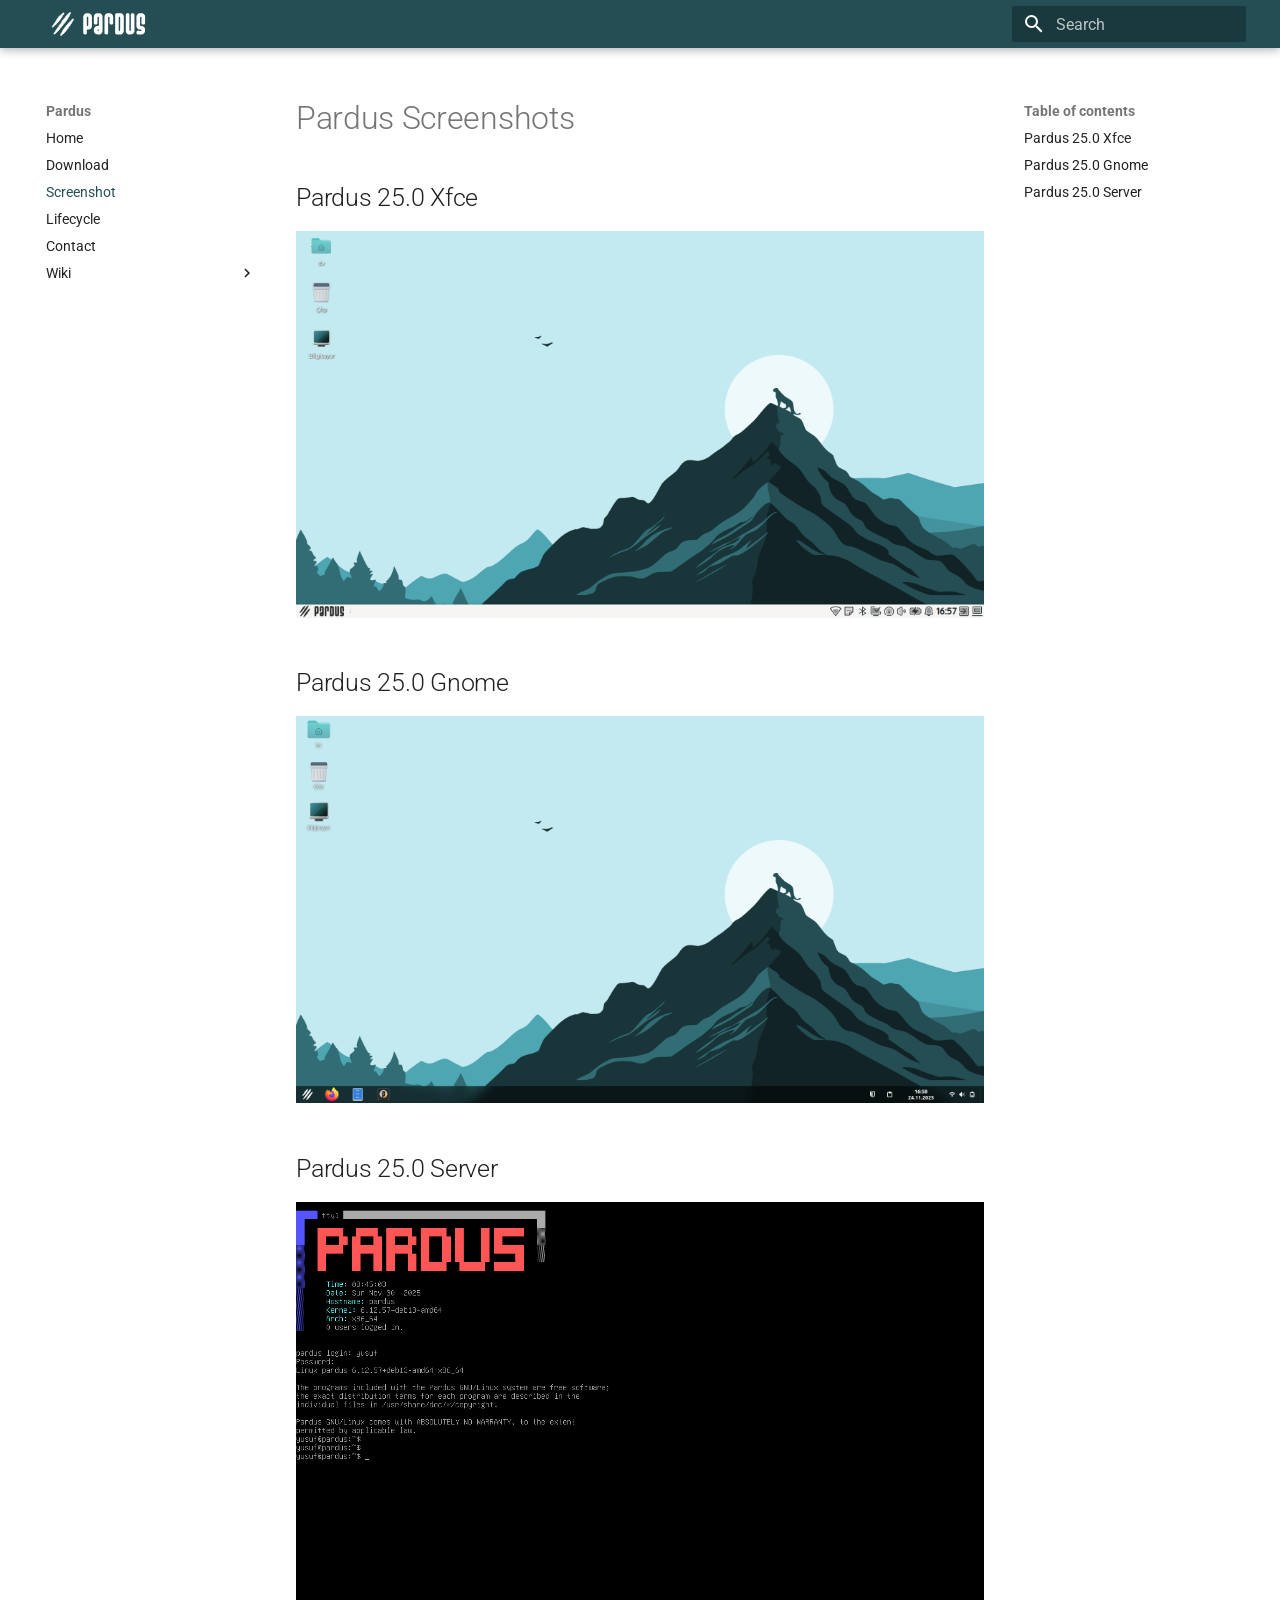
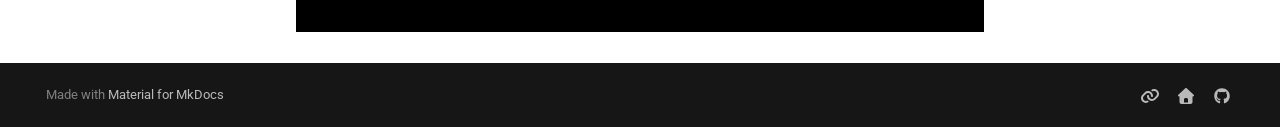
<file: screenshot/screenshot/index.html>
<!doctype html>
<html lang="en" class="no-js">
  <head>
    
      <meta charset="utf-8">
      <meta name="viewport" content="width=device-width,initial-scale=1">
      
        <meta name="description" content="Pardus Linux website">
      
      
      
        <link rel="canonical" href="https://pardus.github.io/screenshot/screenshot/">
      
      
        <link rel="prev" href="../../download/">
      
      
        <link rel="next" href="../../lifecycle/">
      
      
        
      
      
      <link rel="icon" href="../../assets/img-header-logo.svg">
      <meta name="generator" content="mkdocs-1.6.1, mkdocs-material-9.7.7">
    
    
      
        <title>Screenshot - Pardus</title>
      
    
    
      <link rel="stylesheet" href="../../assets/stylesheets/main.ec1eaa64.min.css">
      
        
        <link rel="stylesheet" href="../../assets/stylesheets/palette.ab4e12ef.min.css">
      
      


    
    
      
    
    
      
        
        
        <link rel="preconnect" href="https://fonts.gstatic.com" crossorigin>
        <link rel="stylesheet" href="https://fonts.googleapis.com/css?family=Roboto:300,300i,400,400i,700,700i%7CRoboto+Mono:400,400i,700,700i&display=fallback">
        <style>:root{--md-text-font:"Roboto";--md-code-font:"Roboto Mono"}</style>
      
    
    
      <link rel="stylesheet" href="../../stylesheets/extra.css">
    
    <script>__md_scope=new URL("../..",location),__md_hash=e=>[...e].reduce(((e,_)=>(e<<5)-e+_.charCodeAt(0)),0),__md_get=(e,_=localStorage,t=__md_scope)=>JSON.parse(_.getItem(t.pathname+"."+e)),__md_set=(e,_,t=localStorage,a=__md_scope)=>{try{t.setItem(a.pathname+"."+e,JSON.stringify(_))}catch(e){}}</script>
    
      

    
    
  </head>
  
  
    
    
    
    
    
    <body dir="ltr" data-md-color-scheme="default" data-md-color-primary="custom" data-md-color-accent="teal">
  
    
    <input class="md-toggle" data-md-toggle="drawer" type="checkbox" id="__drawer" autocomplete="off">
    <input class="md-toggle" data-md-toggle="search" type="checkbox" id="__search" autocomplete="off">
    <label class="md-overlay" for="__drawer"></label>
    <div data-md-component="skip">
      
        
        <a href="#pardus-screenshots" class="md-skip">
          Skip to content
        </a>
      
    </div>
    <div data-md-component="announce">
      
    </div>
    
    
      

  

<header class="md-header md-header--shadow" data-md-component="header">
  <nav class="md-header__inner md-grid" aria-label="Header">
    <a href="../.." title="Pardus" class="md-header__button md-logo" aria-label="Pardus" data-md-component="logo">
      
  <img src="../../assets/img-header-logo-white.svg" alt="logo">

    </a>
    <label class="md-header__button md-icon" for="__drawer">
      
      <svg xmlns="http://www.w3.org/2000/svg" viewBox="0 0 24 24"><path d="M3 6h18v2H3zm0 5h18v2H3zm0 5h18v2H3z"/></svg>
    </label>
    <div class="md-header__title" data-md-component="header-title">
      <div class="md-header__ellipsis">
        <div class="md-header__topic">
          <span class="md-ellipsis">
            Pardus
          </span>
        </div>
        <div class="md-header__topic" data-md-component="header-topic">
          <span class="md-ellipsis">
            
              Screenshot
            
          </span>
        </div>
      </div>
    </div>
    
      
    
    
    
    
      
      
        <label class="md-header__button md-icon" for="__search">
          
          <svg xmlns="http://www.w3.org/2000/svg" viewBox="0 0 24 24"><path d="M9.5 3A6.5 6.5 0 0 1 16 9.5c0 1.61-.59 3.09-1.56 4.23l.27.27h.79l5 5-1.5 1.5-5-5v-.79l-.27-.27A6.52 6.52 0 0 1 9.5 16 6.5 6.5 0 0 1 3 9.5 6.5 6.5 0 0 1 9.5 3m0 2C7 5 5 7 5 9.5S7 14 9.5 14 14 12 14 9.5 12 5 9.5 5"/></svg>
        </label>
        <div class="md-search" data-md-component="search" role="dialog">
  <label class="md-search__overlay" for="__search"></label>
  <div class="md-search__inner" role="search">
    <form class="md-search__form" name="search">
      <input type="text" class="md-search__input" name="query" aria-label="Search" placeholder="Search" autocapitalize="off" autocorrect="off" autocomplete="off" spellcheck="false" data-md-component="search-query" required>
      <label class="md-search__icon md-icon" for="__search">
        
        <svg xmlns="http://www.w3.org/2000/svg" viewBox="0 0 24 24"><path d="M9.5 3A6.5 6.5 0 0 1 16 9.5c0 1.61-.59 3.09-1.56 4.23l.27.27h.79l5 5-1.5 1.5-5-5v-.79l-.27-.27A6.52 6.52 0 0 1 9.5 16 6.5 6.5 0 0 1 3 9.5 6.5 6.5 0 0 1 9.5 3m0 2C7 5 5 7 5 9.5S7 14 9.5 14 14 12 14 9.5 12 5 9.5 5"/></svg>
        
        <svg xmlns="http://www.w3.org/2000/svg" viewBox="0 0 24 24"><path d="M20 11v2H8l5.5 5.5-1.42 1.42L4.16 12l7.92-7.92L13.5 5.5 8 11z"/></svg>
      </label>
      <nav class="md-search__options" aria-label="Search">
        
        <button type="reset" class="md-search__icon md-icon" title="Clear" aria-label="Clear" tabindex="-1">
          
          <svg xmlns="http://www.w3.org/2000/svg" viewBox="0 0 24 24"><path d="M19 6.41 17.59 5 12 10.59 6.41 5 5 6.41 10.59 12 5 17.59 6.41 19 12 13.41 17.59 19 19 17.59 13.41 12z"/></svg>
        </button>
      </nav>
      
    </form>
    <div class="md-search__output">
      <div class="md-search__scrollwrap" tabindex="0" data-md-scrollfix>
        <div class="md-search-result" data-md-component="search-result">
          <div class="md-search-result__meta">
            Initializing search
          </div>
          <ol class="md-search-result__list" role="presentation"></ol>
        </div>
      </div>
    </div>
  </div>
</div>
      
    
    
  </nav>
  
</header>
    
    <div class="md-container" data-md-component="container">
      
      
        
          
        
      
      <main class="md-main" data-md-component="main">
        <div class="md-main__inner md-grid">
          
            
              
              <div class="md-sidebar md-sidebar--primary" data-md-component="sidebar" data-md-type="navigation" >
                <div class="md-sidebar__scrollwrap">
                  <div class="md-sidebar__inner">
                    



<nav class="md-nav md-nav--primary" aria-label="Navigation" data-md-level="0">
  <label class="md-nav__title" for="__drawer">
    <a href="../.." title="Pardus" class="md-nav__button md-logo" aria-label="Pardus" data-md-component="logo">
      
  <img src="../../assets/img-header-logo-white.svg" alt="logo">

    </a>
    Pardus
  </label>
  
  <ul class="md-nav__list" data-md-scrollfix>
    
      
      
  
  
  
  
    <li class="md-nav__item">
      <a href="../.." class="md-nav__link">
        
  
  
  <span class="md-ellipsis">
    
  
    Home
  

    
  </span>
  
  

      </a>
    </li>
  

    
      
      
  
  
  
  
    <li class="md-nav__item">
      <a href="../../download/" class="md-nav__link">
        
  
  
  <span class="md-ellipsis">
    
  
    Download
  

    
  </span>
  
  

      </a>
    </li>
  

    
      
      
  
  
    
  
  
  
    <li class="md-nav__item md-nav__item--active">
      
      <input class="md-nav__toggle md-toggle" type="checkbox" id="__toc">
      
      
        
      
      
        <label class="md-nav__link md-nav__link--active" for="__toc">
          
  
  
  <span class="md-ellipsis">
    
  
    Screenshot
  

    
  </span>
  
  

          <span class="md-nav__icon md-icon"></span>
        </label>
      
      <a href="./" class="md-nav__link md-nav__link--active">
        
  
  
  <span class="md-ellipsis">
    
  
    Screenshot
  

    
  </span>
  
  

      </a>
      
        

<nav class="md-nav md-nav--secondary" aria-label="Table of contents">
  
  
  
    
  
  
    <label class="md-nav__title" for="__toc">
      <span class="md-nav__icon md-icon"></span>
      Table of contents
    </label>
    <ul class="md-nav__list" data-md-component="toc" data-md-scrollfix>
      
        <li class="md-nav__item">
  <a href="#pardus-250-xfce" class="md-nav__link">
    <span class="md-ellipsis">
      
        Pardus 25.0 Xfce
      
    </span>
  </a>
  
</li>
      
        <li class="md-nav__item">
  <a href="#pardus-250-gnome" class="md-nav__link">
    <span class="md-ellipsis">
      
        Pardus 25.0 Gnome
      
    </span>
  </a>
  
</li>
      
        <li class="md-nav__item">
  <a href="#pardus-250-server" class="md-nav__link">
    <span class="md-ellipsis">
      
        Pardus 25.0 Server
      
    </span>
  </a>
  
</li>
      
    </ul>
  
</nav>
      
    </li>
  

    
      
      
  
  
  
  
    <li class="md-nav__item">
      <a href="../../lifecycle/" class="md-nav__link">
        
  
  
  <span class="md-ellipsis">
    
  
    Lifecycle
  

    
  </span>
  
  

      </a>
    </li>
  

    
      
      
  
  
  
  
    <li class="md-nav__item">
      <a href="../../contact/" class="md-nav__link">
        
  
  
  <span class="md-ellipsis">
    
  
    Contact
  

    
  </span>
  
  

      </a>
    </li>
  

    
      
      
  
  
  
  
    
    
    
    
    
    <li class="md-nav__item md-nav__item--nested">
      
        
        
        <input class="md-nav__toggle md-toggle " type="checkbox" id="__nav_6" >
        
          
          <label class="md-nav__link" for="__nav_6" id="__nav_6_label" tabindex="0">
            
  
  
  <span class="md-ellipsis">
    
  
    Wiki
  

    
  </span>
  
  

            <span class="md-nav__icon md-icon"></span>
          </label>
        
        <nav class="md-nav" data-md-level="1" aria-labelledby="__nav_6_label" aria-expanded="false">
          <label class="md-nav__title" for="__nav_6">
            <span class="md-nav__icon md-icon"></span>
            
  
    Wiki
  

          </label>
          <ul class="md-nav__list" data-md-scrollfix>
            
              
                
  
  
  
  
    
    
    
    
    
    <li class="md-nav__item md-nav__item--nested">
      
        
        
        <input class="md-nav__toggle md-toggle " type="checkbox" id="__nav_6_1" >
        
          
          <label class="md-nav__link" for="__nav_6_1" id="__nav_6_1_label" tabindex="0">
            
  
  
  <span class="md-ellipsis">
    
  
    Linux
  

    
  </span>
  
  

            <span class="md-nav__icon md-icon"></span>
          </label>
        
        <nav class="md-nav" data-md-level="2" aria-labelledby="__nav_6_1_label" aria-expanded="false">
          <label class="md-nav__title" for="__nav_6_1">
            <span class="md-nav__icon md-icon"></span>
            
  
    Linux
  

          </label>
          <ul class="md-nav__list" data-md-scrollfix>
            
              
                
  
  
  
  
    <li class="md-nav__item">
      <a href="../../wiki/linux/polkit/" class="md-nav__link">
        
  
  
  <span class="md-ellipsis">
    
  
    Polkit
  

    
  </span>
  
  

      </a>
    </li>
  

              
            
          </ul>
        </nav>
      
    </li>
  

              
            
              
                
  
  
  
  
    
    
    
    
    
    <li class="md-nav__item md-nav__item--nested">
      
        
        
        <input class="md-nav__toggle md-toggle " type="checkbox" id="__nav_6_2" >
        
          
          <label class="md-nav__link" for="__nav_6_2" id="__nav_6_2_label" tabindex="0">
            
  
  
  <span class="md-ellipsis">
    
  
    C Programming
  

    
  </span>
  
  

            <span class="md-nav__icon md-icon"></span>
          </label>
        
        <nav class="md-nav" data-md-level="2" aria-labelledby="__nav_6_2_label" aria-expanded="false">
          <label class="md-nav__title" for="__nav_6_2">
            <span class="md-nav__icon md-icon"></span>
            
  
    C Programming
  

          </label>
          <ul class="md-nav__list" data-md-scrollfix>
            
              
                
  
  
  
  
    <li class="md-nav__item">
      <a href="../../wiki/c-programming/01-hello-world/" class="md-nav__link">
        
  
  
  <span class="md-ellipsis">
    
  
    01 Hello World
  

    
  </span>
  
  

      </a>
    </li>
  

              
            
              
                
  
  
  
  
    <li class="md-nav__item">
      <a href="../../wiki/c-programming/02-syntax/" class="md-nav__link">
        
  
  
  <span class="md-ellipsis">
    
  
    02 Syntax
  

    
  </span>
  
  

      </a>
    </li>
  

              
            
          </ul>
        </nav>
      
    </li>
  

              
            
              
                
  
  
  
  
    
    
    
    
    
    <li class="md-nav__item md-nav__item--nested">
      
        
        
        <input class="md-nav__toggle md-toggle " type="checkbox" id="__nav_6_3" >
        
          
          <label class="md-nav__link" for="__nav_6_3" id="__nav_6_3_label" tabindex="0">
            
  
  
  <span class="md-ellipsis">
    
  
    Python Gtk 4.0
  

    
  </span>
  
  

            <span class="md-nav__icon md-icon"></span>
          </label>
        
        <nav class="md-nav" data-md-level="2" aria-labelledby="__nav_6_3_label" aria-expanded="false">
          <label class="md-nav__title" for="__nav_6_3">
            <span class="md-nav__icon md-icon"></span>
            
  
    Python Gtk 4.0
  

          </label>
          <ul class="md-nav__list" data-md-scrollfix>
            
              
                
  
  
  
  
    <li class="md-nav__item">
      <a href="../../wiki/python-gtk/01-gtk-hello/" class="md-nav__link">
        
  
  
  <span class="md-ellipsis">
    
  
    01 Hello Gtk
  

    
  </span>
  
  

      </a>
    </li>
  

              
            
              
                
  
  
  
  
    <li class="md-nav__item">
      <a href="../../wiki/python-gtk/02-gtk-containers/" class="md-nav__link">
        
  
  
  <span class="md-ellipsis">
    
  
    02 Gtk Containers
  

    
  </span>
  
  

      </a>
    </li>
  

              
            
          </ul>
        </nav>
      
    </li>
  

              
            
          </ul>
        </nav>
      
    </li>
  

    
  </ul>
</nav>
                  </div>
                </div>
              </div>
            
            
              
              <div class="md-sidebar md-sidebar--secondary" data-md-component="sidebar" data-md-type="toc" >
                <div class="md-sidebar__scrollwrap">
                  <div class="md-sidebar__inner">
                    

<nav class="md-nav md-nav--secondary" aria-label="Table of contents">
  
  
  
    
  
  
    <label class="md-nav__title" for="__toc">
      <span class="md-nav__icon md-icon"></span>
      Table of contents
    </label>
    <ul class="md-nav__list" data-md-component="toc" data-md-scrollfix>
      
        <li class="md-nav__item">
  <a href="#pardus-250-xfce" class="md-nav__link">
    <span class="md-ellipsis">
      
        Pardus 25.0 Xfce
      
    </span>
  </a>
  
</li>
      
        <li class="md-nav__item">
  <a href="#pardus-250-gnome" class="md-nav__link">
    <span class="md-ellipsis">
      
        Pardus 25.0 Gnome
      
    </span>
  </a>
  
</li>
      
        <li class="md-nav__item">
  <a href="#pardus-250-server" class="md-nav__link">
    <span class="md-ellipsis">
      
        Pardus 25.0 Server
      
    </span>
  </a>
  
</li>
      
    </ul>
  
</nav>
                  </div>
                </div>
              </div>
            
          
          
            <div class="md-content" data-md-component="content">
              
              <article class="md-content__inner md-typeset">
                
                  



<h1 id="pardus-screenshots">Pardus Screenshots</h1>
<h2 id="pardus-250-xfce">Pardus 25.0 Xfce</h2>
<p><img alt="Pardus 25.0 Xfce" src="../img/pardus-25-0-xfce.png" /></p>
<h2 id="pardus-250-gnome">Pardus 25.0 Gnome</h2>
<p><img alt="Pardus 25.0 Gnome" src="../img/pardus-25-0-gnome.png" /></p>
<h2 id="pardus-250-server">Pardus 25.0 Server</h2>
<p><img alt="Pardus 25.0 Server" src="../img/pardus-25-0-server.png" /></p>












                
              </article>
            </div>
          
          
<script>var target=document.getElementById(location.hash.slice(1));target&&target.name&&(target.checked=target.name.startsWith("__tabbed_"))</script>
        </div>
        
      </main>
      
        <footer class="md-footer">
  
  <div class="md-footer-meta md-typeset">
    <div class="md-footer-meta__inner md-grid">
      <div class="md-copyright">
  
  
    Made with
    <a href="https://squidfunk.github.io/mkdocs-material/" target="_blank" rel="noopener">
      Material for MkDocs
    </a>
  
</div>
      
        
<div class="md-social">
  
    
    
    
    
      
      
    
    <a href="https://forum.pardus.org.tr/c/english-forum/42" target="_blank" rel="noopener" title="forum.pardus.org.tr" class="md-social__link">
      <svg xmlns="http://www.w3.org/2000/svg" viewBox="0 0 576 512"><!--! Font Awesome Free 7.1.0 by @fontawesome - https://fontawesome.com License - https://fontawesome.com/license/free (Icons: CC BY 4.0, Fonts: SIL OFL 1.1, Code: MIT License) Copyright 2025 Fonticons, Inc.--><path d="M419.5 96c-16.6 0-32.7 4.5-46.8 12.7-15.8-16-34.2-29.4-54.5-39.5 28.2-24 64.1-37.2 101.3-37.2C505.9 32 576 102 576 188.5c0 41.5-16.5 81.3-45.8 110.6l-71.1 71.1C429.8 399.5 390 416 348.5 416 262.1 416 192 346 192 259.5c0-1.5 0-3 .1-4.5.5-17.7 15.2-31.6 32.9-31.1s31.6 15.2 31.1 32.9v2.6c0 51.1 41.4 92.5 92.5 92.5 24.5 0 48-9.7 65.4-27.1l71.1-71.1c17.3-17.3 27.1-40.9 27.1-65.4 0-51.1-41.4-92.5-92.5-92.5zm-144.3 77.3c-1.9-.8-3.8-1.9-5.5-3.1-12.6-6.5-27-10.2-42.1-10.2-24.5 0-48 9.7-65.4 27.1l-71.1 71.1C73.8 275.5 64 299.1 64 323.6c0 51.1 41.4 92.5 92.5 92.5 16.5 0 32.6-4.4 46.7-12.6 15.8 16 34.2 29.4 54.6 39.5-28.2 23.9-64 37.2-101.3 37.2C70.1 480.2 0 410.2 0 323.7c0-41.5 16.5-81.3 45.8-110.6l71.1-71.1c29.3-29.3 69.1-45.8 110.6-45.8 86.6 0 156.5 70.6 156.5 156.9v3.9c-.4 17.7-15.1 31.6-32.8 31.2s-31.6-15.1-31.2-32.8v-2.3c0-33.7-18-63.3-44.8-79.6z"/></svg>
    </a>
  
    
    
    
    
      
      
    
    <a href="https://pardus.org.tr/en/" target="_blank" rel="noopener" title="pardus.org.tr" class="md-social__link">
      <svg xmlns="http://www.w3.org/2000/svg" viewBox="0 0 512 512"><!--! Font Awesome Free 7.1.0 by @fontawesome - https://fontawesome.com License - https://fontawesome.com/license/free (Icons: CC BY 4.0, Fonts: SIL OFL 1.1, Code: MIT License) Copyright 2025 Fonticons, Inc.--><path d="M277.8 8.6c-12.3-11.4-31.3-11.4-43.5 0l-224 208c-9.6 9-12.8 22.9-8 35.1S18.8 272 32 272h16v176c0 35.3 28.7 64 64 64h288c35.3 0 64-28.7 64-64V272h16c13.2 0 25-8.1 29.8-20.3s1.6-26.2-8-35.1zM240 320h32c26.5 0 48 21.5 48 48v96H192v-96c0-26.5 21.5-48 48-48"/></svg>
    </a>
  
    
    
    
    
      
      
    
    <a href="https://github.com/pardus" target="_blank" rel="noopener" title="github.com" class="md-social__link">
      <svg xmlns="http://www.w3.org/2000/svg" viewBox="0 0 512 512"><!--! Font Awesome Free 7.1.0 by @fontawesome - https://fontawesome.com License - https://fontawesome.com/license/free (Icons: CC BY 4.0, Fonts: SIL OFL 1.1, Code: MIT License) Copyright 2025 Fonticons, Inc.--><path d="M173.9 397.4c0 2-2.3 3.6-5.2 3.6-3.3.3-5.6-1.3-5.6-3.6 0-2 2.3-3.6 5.2-3.6 3-.3 5.6 1.3 5.6 3.6m-31.1-4.5c-.7 2 1.3 4.3 4.3 4.9 2.6 1 5.6 0 6.2-2s-1.3-4.3-4.3-5.2c-2.6-.7-5.5.3-6.2 2.3m44.2-1.7c-2.9.7-4.9 2.6-4.6 4.9.3 2 2.9 3.3 5.9 2.6 2.9-.7 4.9-2.6 4.6-4.6-.3-1.9-3-3.2-5.9-2.9M252.8 8C114.1 8 8 113.3 8 252c0 110.9 69.8 205.8 169.5 239.2 12.8 2.3 17.3-5.6 17.3-12.1 0-6.2-.3-40.4-.3-61.4 0 0-70 15-84.7-29.8 0 0-11.4-29.1-27.8-36.6 0 0-22.9-15.7 1.6-15.4 0 0 24.9 2 38.6 25.8 21.9 38.6 58.6 27.5 72.9 20.9 2.3-16 8.8-27.1 16-33.7-55.9-6.2-112.3-14.3-112.3-110.5 0-27.5 7.6-41.3 23.6-58.9-2.6-6.5-11.1-33.3 2.6-67.9 20.9-6.5 69 27 69 27 20-5.6 41.5-8.5 62.8-8.5s42.8 2.9 62.8 8.5c0 0 48.1-33.6 69-27 13.7 34.7 5.2 61.4 2.6 67.9 16 17.7 25.8 31.5 25.8 58.9 0 96.5-58.9 104.2-114.8 110.5 9.2 7.9 17 22.9 17 46.4 0 33.7-.3 75.4-.3 83.6 0 6.5 4.6 14.4 17.3 12.1C436.2 457.8 504 362.9 504 252 504 113.3 391.5 8 252.8 8M105.2 352.9c-1.3 1-1 3.3.7 5.2 1.6 1.6 3.9 2.3 5.2 1 1.3-1 1-3.3-.7-5.2-1.6-1.6-3.9-2.3-5.2-1m-10.8-8.1c-.7 1.3.3 2.9 2.3 3.9 1.6 1 3.6.7 4.3-.7.7-1.3-.3-2.9-2.3-3.9-2-.6-3.6-.3-4.3.7m32.4 35.6c-1.6 1.3-1 4.3 1.3 6.2 2.3 2.3 5.2 2.6 6.5 1 1.3-1.3.7-4.3-1.3-6.2-2.2-2.3-5.2-2.6-6.5-1m-11.4-14.7c-1.6 1-1.6 3.6 0 5.9s4.3 3.3 5.6 2.3c1.6-1.3 1.6-3.9 0-6.2-1.4-2.3-4-3.3-5.6-2"/></svg>
    </a>
  
</div>
      
    </div>
  </div>
</footer>
      
    </div>
    <div class="md-dialog" data-md-component="dialog">
      <div class="md-dialog__inner md-typeset"></div>
    </div>
    
    
    
      
      
      <script id="__config" type="application/json">{"annotate": null, "base": "../..", "features": [], "search": "../../assets/javascripts/workers/search.2c215733.min.js", "tags": null, "translations": {"clipboard.copied": "Copied to clipboard", "clipboard.copy": "Copy to clipboard", "search.result.more.one": "1 more on this page", "search.result.more.other": "# more on this page", "search.result.none": "No matching documents", "search.result.one": "1 matching document", "search.result.other": "# matching documents", "search.result.placeholder": "Type to start searching", "search.result.term.missing": "Missing", "select.version": "Select version"}, "version": null}</script>
    
    
      <script src="../../assets/javascripts/bundle.d7400e89.min.js"></script>
      
    
  </body>
</html>
</file>
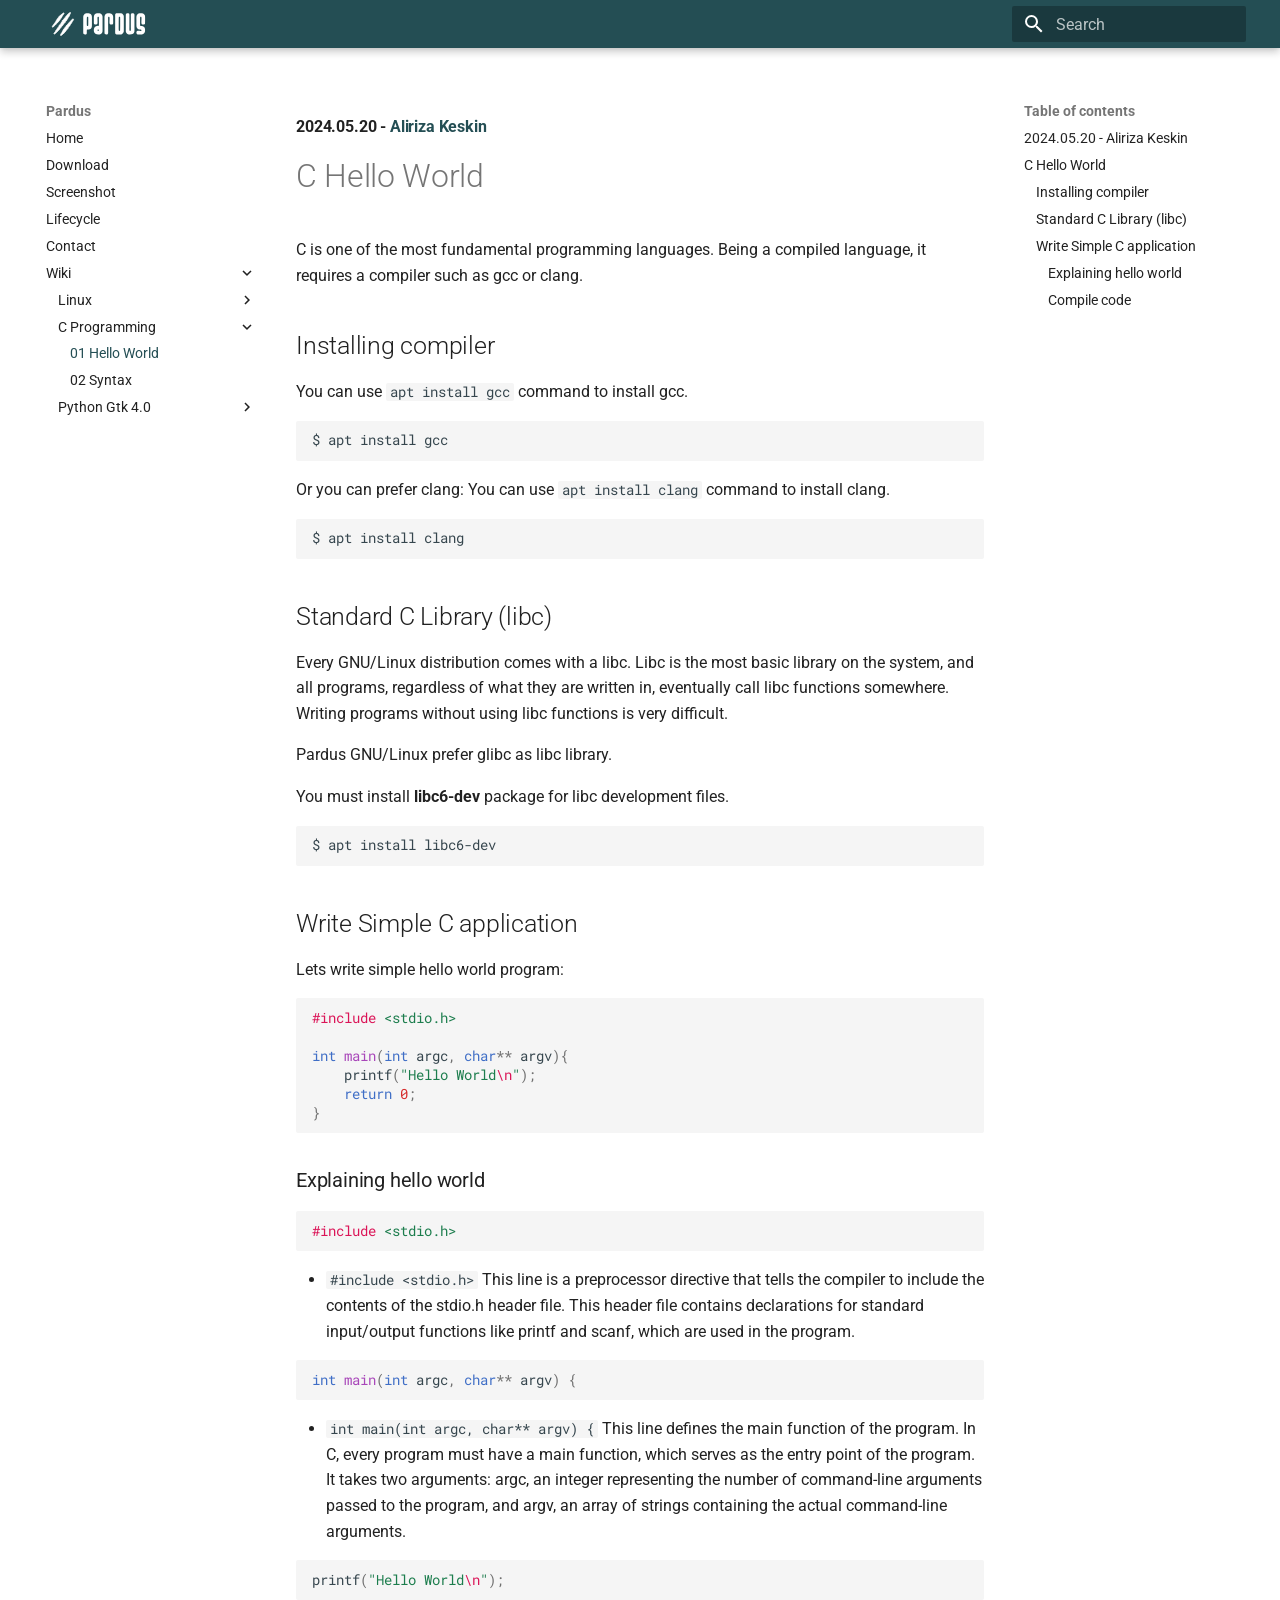
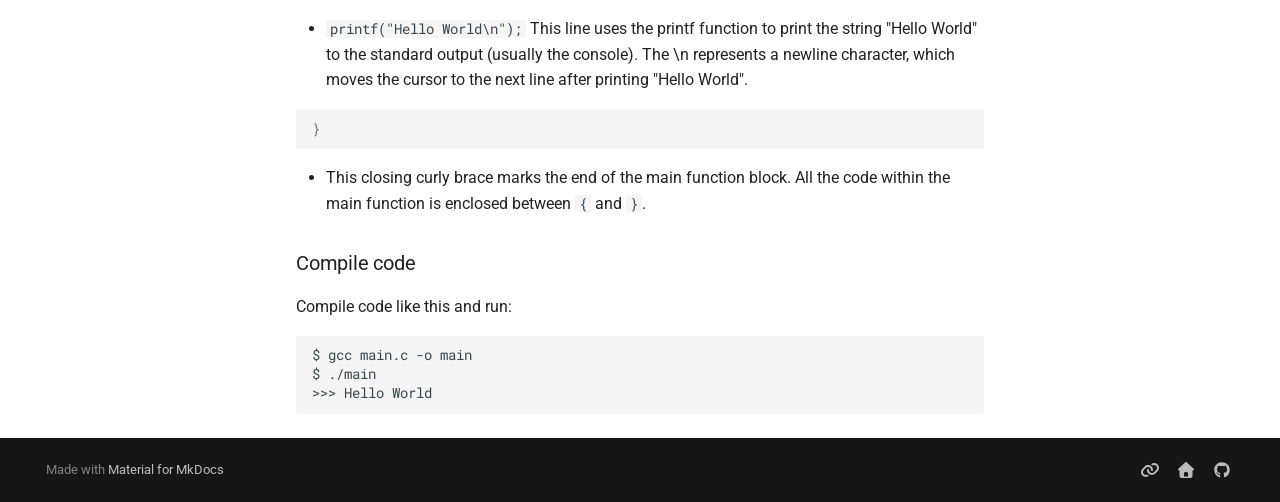
<file: wiki/c-programming/01-hello-world/index.html>
<!doctype html>
<html lang="en" class="no-js">
  <head>
    
      <meta charset="utf-8">
      <meta name="viewport" content="width=device-width,initial-scale=1">
      
        <meta name="description" content="Pardus Linux website">
      
      
      
        <link rel="canonical" href="https://pardus.github.io/wiki/c-programming/01-hello-world/">
      
      
        <link rel="prev" href="../../linux/polkit/">
      
      
        <link rel="next" href="../02-syntax/">
      
      
        
      
      
      <link rel="icon" href="../../../assets/img-header-logo.svg">
      <meta name="generator" content="mkdocs-1.6.1, mkdocs-material-9.7.7">
    
    
      
        <title>01 Hello World - Pardus</title>
      
    
    
      <link rel="stylesheet" href="../../../assets/stylesheets/main.ec1eaa64.min.css">
      
        
        <link rel="stylesheet" href="../../../assets/stylesheets/palette.ab4e12ef.min.css">
      
      


    
    
      
    
    
      
        
        
        <link rel="preconnect" href="https://fonts.gstatic.com" crossorigin>
        <link rel="stylesheet" href="https://fonts.googleapis.com/css?family=Roboto:300,300i,400,400i,700,700i%7CRoboto+Mono:400,400i,700,700i&display=fallback">
        <style>:root{--md-text-font:"Roboto";--md-code-font:"Roboto Mono"}</style>
      
    
    
      <link rel="stylesheet" href="../../../stylesheets/extra.css">
    
    <script>__md_scope=new URL("../../..",location),__md_hash=e=>[...e].reduce(((e,_)=>(e<<5)-e+_.charCodeAt(0)),0),__md_get=(e,_=localStorage,t=__md_scope)=>JSON.parse(_.getItem(t.pathname+"."+e)),__md_set=(e,_,t=localStorage,a=__md_scope)=>{try{t.setItem(a.pathname+"."+e,JSON.stringify(_))}catch(e){}}</script>
    
      

    
    
  </head>
  
  
    
    
    
    
    
    <body dir="ltr" data-md-color-scheme="default" data-md-color-primary="custom" data-md-color-accent="teal">
  
    
    <input class="md-toggle" data-md-toggle="drawer" type="checkbox" id="__drawer" autocomplete="off">
    <input class="md-toggle" data-md-toggle="search" type="checkbox" id="__search" autocomplete="off">
    <label class="md-overlay" for="__drawer"></label>
    <div data-md-component="skip">
      
        
        <a href="#20240520-aliriza-keskin" class="md-skip">
          Skip to content
        </a>
      
    </div>
    <div data-md-component="announce">
      
    </div>
    
    
      

  

<header class="md-header md-header--shadow" data-md-component="header">
  <nav class="md-header__inner md-grid" aria-label="Header">
    <a href="../../.." title="Pardus" class="md-header__button md-logo" aria-label="Pardus" data-md-component="logo">
      
  <img src="../../../assets/img-header-logo-white.svg" alt="logo">

    </a>
    <label class="md-header__button md-icon" for="__drawer">
      
      <svg xmlns="http://www.w3.org/2000/svg" viewBox="0 0 24 24"><path d="M3 6h18v2H3zm0 5h18v2H3zm0 5h18v2H3z"/></svg>
    </label>
    <div class="md-header__title" data-md-component="header-title">
      <div class="md-header__ellipsis">
        <div class="md-header__topic">
          <span class="md-ellipsis">
            Pardus
          </span>
        </div>
        <div class="md-header__topic" data-md-component="header-topic">
          <span class="md-ellipsis">
            
              01 Hello World
            
          </span>
        </div>
      </div>
    </div>
    
      
    
    
    
    
      
      
        <label class="md-header__button md-icon" for="__search">
          
          <svg xmlns="http://www.w3.org/2000/svg" viewBox="0 0 24 24"><path d="M9.5 3A6.5 6.5 0 0 1 16 9.5c0 1.61-.59 3.09-1.56 4.23l.27.27h.79l5 5-1.5 1.5-5-5v-.79l-.27-.27A6.52 6.52 0 0 1 9.5 16 6.5 6.5 0 0 1 3 9.5 6.5 6.5 0 0 1 9.5 3m0 2C7 5 5 7 5 9.5S7 14 9.5 14 14 12 14 9.5 12 5 9.5 5"/></svg>
        </label>
        <div class="md-search" data-md-component="search" role="dialog">
  <label class="md-search__overlay" for="__search"></label>
  <div class="md-search__inner" role="search">
    <form class="md-search__form" name="search">
      <input type="text" class="md-search__input" name="query" aria-label="Search" placeholder="Search" autocapitalize="off" autocorrect="off" autocomplete="off" spellcheck="false" data-md-component="search-query" required>
      <label class="md-search__icon md-icon" for="__search">
        
        <svg xmlns="http://www.w3.org/2000/svg" viewBox="0 0 24 24"><path d="M9.5 3A6.5 6.5 0 0 1 16 9.5c0 1.61-.59 3.09-1.56 4.23l.27.27h.79l5 5-1.5 1.5-5-5v-.79l-.27-.27A6.52 6.52 0 0 1 9.5 16 6.5 6.5 0 0 1 3 9.5 6.5 6.5 0 0 1 9.5 3m0 2C7 5 5 7 5 9.5S7 14 9.5 14 14 12 14 9.5 12 5 9.5 5"/></svg>
        
        <svg xmlns="http://www.w3.org/2000/svg" viewBox="0 0 24 24"><path d="M20 11v2H8l5.5 5.5-1.42 1.42L4.16 12l7.92-7.92L13.5 5.5 8 11z"/></svg>
      </label>
      <nav class="md-search__options" aria-label="Search">
        
        <button type="reset" class="md-search__icon md-icon" title="Clear" aria-label="Clear" tabindex="-1">
          
          <svg xmlns="http://www.w3.org/2000/svg" viewBox="0 0 24 24"><path d="M19 6.41 17.59 5 12 10.59 6.41 5 5 6.41 10.59 12 5 17.59 6.41 19 12 13.41 17.59 19 19 17.59 13.41 12z"/></svg>
        </button>
      </nav>
      
    </form>
    <div class="md-search__output">
      <div class="md-search__scrollwrap" tabindex="0" data-md-scrollfix>
        <div class="md-search-result" data-md-component="search-result">
          <div class="md-search-result__meta">
            Initializing search
          </div>
          <ol class="md-search-result__list" role="presentation"></ol>
        </div>
      </div>
    </div>
  </div>
</div>
      
    
    
  </nav>
  
</header>
    
    <div class="md-container" data-md-component="container">
      
      
        
          
        
      
      <main class="md-main" data-md-component="main">
        <div class="md-main__inner md-grid">
          
            
              
              <div class="md-sidebar md-sidebar--primary" data-md-component="sidebar" data-md-type="navigation" >
                <div class="md-sidebar__scrollwrap">
                  <div class="md-sidebar__inner">
                    



<nav class="md-nav md-nav--primary" aria-label="Navigation" data-md-level="0">
  <label class="md-nav__title" for="__drawer">
    <a href="../../.." title="Pardus" class="md-nav__button md-logo" aria-label="Pardus" data-md-component="logo">
      
  <img src="../../../assets/img-header-logo-white.svg" alt="logo">

    </a>
    Pardus
  </label>
  
  <ul class="md-nav__list" data-md-scrollfix>
    
      
      
  
  
  
  
    <li class="md-nav__item">
      <a href="../../.." class="md-nav__link">
        
  
  
  <span class="md-ellipsis">
    
  
    Home
  

    
  </span>
  
  

      </a>
    </li>
  

    
      
      
  
  
  
  
    <li class="md-nav__item">
      <a href="../../../download/" class="md-nav__link">
        
  
  
  <span class="md-ellipsis">
    
  
    Download
  

    
  </span>
  
  

      </a>
    </li>
  

    
      
      
  
  
  
  
    <li class="md-nav__item">
      <a href="../../../screenshot/screenshot/" class="md-nav__link">
        
  
  
  <span class="md-ellipsis">
    
  
    Screenshot
  

    
  </span>
  
  

      </a>
    </li>
  

    
      
      
  
  
  
  
    <li class="md-nav__item">
      <a href="../../../lifecycle/" class="md-nav__link">
        
  
  
  <span class="md-ellipsis">
    
  
    Lifecycle
  

    
  </span>
  
  

      </a>
    </li>
  

    
      
      
  
  
  
  
    <li class="md-nav__item">
      <a href="../../../contact/" class="md-nav__link">
        
  
  
  <span class="md-ellipsis">
    
  
    Contact
  

    
  </span>
  
  

      </a>
    </li>
  

    
      
      
  
  
    
  
  
  
    
    
    
    
    
    <li class="md-nav__item md-nav__item--active md-nav__item--nested">
      
        
        
        <input class="md-nav__toggle md-toggle " type="checkbox" id="__nav_6" checked>
        
          
          <label class="md-nav__link" for="__nav_6" id="__nav_6_label" tabindex="0">
            
  
  
  <span class="md-ellipsis">
    
  
    Wiki
  

    
  </span>
  
  

            <span class="md-nav__icon md-icon"></span>
          </label>
        
        <nav class="md-nav" data-md-level="1" aria-labelledby="__nav_6_label" aria-expanded="true">
          <label class="md-nav__title" for="__nav_6">
            <span class="md-nav__icon md-icon"></span>
            
  
    Wiki
  

          </label>
          <ul class="md-nav__list" data-md-scrollfix>
            
              
                
  
  
  
  
    
    
    
    
    
    <li class="md-nav__item md-nav__item--nested">
      
        
        
        <input class="md-nav__toggle md-toggle " type="checkbox" id="__nav_6_1" >
        
          
          <label class="md-nav__link" for="__nav_6_1" id="__nav_6_1_label" tabindex="0">
            
  
  
  <span class="md-ellipsis">
    
  
    Linux
  

    
  </span>
  
  

            <span class="md-nav__icon md-icon"></span>
          </label>
        
        <nav class="md-nav" data-md-level="2" aria-labelledby="__nav_6_1_label" aria-expanded="false">
          <label class="md-nav__title" for="__nav_6_1">
            <span class="md-nav__icon md-icon"></span>
            
  
    Linux
  

          </label>
          <ul class="md-nav__list" data-md-scrollfix>
            
              
                
  
  
  
  
    <li class="md-nav__item">
      <a href="../../linux/polkit/" class="md-nav__link">
        
  
  
  <span class="md-ellipsis">
    
  
    Polkit
  

    
  </span>
  
  

      </a>
    </li>
  

              
            
          </ul>
        </nav>
      
    </li>
  

              
            
              
                
  
  
    
  
  
  
    
    
    
    
    
    <li class="md-nav__item md-nav__item--active md-nav__item--nested">
      
        
        
        <input class="md-nav__toggle md-toggle " type="checkbox" id="__nav_6_2" checked>
        
          
          <label class="md-nav__link" for="__nav_6_2" id="__nav_6_2_label" tabindex="0">
            
  
  
  <span class="md-ellipsis">
    
  
    C Programming
  

    
  </span>
  
  

            <span class="md-nav__icon md-icon"></span>
          </label>
        
        <nav class="md-nav" data-md-level="2" aria-labelledby="__nav_6_2_label" aria-expanded="true">
          <label class="md-nav__title" for="__nav_6_2">
            <span class="md-nav__icon md-icon"></span>
            
  
    C Programming
  

          </label>
          <ul class="md-nav__list" data-md-scrollfix>
            
              
                
  
  
    
  
  
  
    <li class="md-nav__item md-nav__item--active">
      
      <input class="md-nav__toggle md-toggle" type="checkbox" id="__toc">
      
      
      
        <label class="md-nav__link md-nav__link--active" for="__toc">
          
  
  
  <span class="md-ellipsis">
    
  
    01 Hello World
  

    
  </span>
  
  

          <span class="md-nav__icon md-icon"></span>
        </label>
      
      <a href="./" class="md-nav__link md-nav__link--active">
        
  
  
  <span class="md-ellipsis">
    
  
    01 Hello World
  

    
  </span>
  
  

      </a>
      
        

<nav class="md-nav md-nav--secondary" aria-label="Table of contents">
  
  
  
  
    <label class="md-nav__title" for="__toc">
      <span class="md-nav__icon md-icon"></span>
      Table of contents
    </label>
    <ul class="md-nav__list" data-md-component="toc" data-md-scrollfix>
      
        <li class="md-nav__item">
  <a href="#20240520-aliriza-keskin" class="md-nav__link">
    <span class="md-ellipsis">
      
        2024.05.20 - Aliriza Keskin
      
    </span>
  </a>
  
</li>
      
        <li class="md-nav__item">
  <a href="#c-hello-world" class="md-nav__link">
    <span class="md-ellipsis">
      
        C Hello World
      
    </span>
  </a>
  
    <nav class="md-nav" aria-label="C Hello World">
      <ul class="md-nav__list">
        
          <li class="md-nav__item">
  <a href="#installing-compiler" class="md-nav__link">
    <span class="md-ellipsis">
      
        Installing compiler
      
    </span>
  </a>
  
</li>
        
          <li class="md-nav__item">
  <a href="#standard-c-library-libc" class="md-nav__link">
    <span class="md-ellipsis">
      
        Standard C Library (libc)
      
    </span>
  </a>
  
</li>
        
          <li class="md-nav__item">
  <a href="#write-simple-c-application" class="md-nav__link">
    <span class="md-ellipsis">
      
        Write Simple C application
      
    </span>
  </a>
  
    <nav class="md-nav" aria-label="Write Simple C application">
      <ul class="md-nav__list">
        
          <li class="md-nav__item">
  <a href="#explaining-hello-world" class="md-nav__link">
    <span class="md-ellipsis">
      
        Explaining hello world
      
    </span>
  </a>
  
</li>
        
          <li class="md-nav__item">
  <a href="#compile-code" class="md-nav__link">
    <span class="md-ellipsis">
      
        Compile code
      
    </span>
  </a>
  
</li>
        
      </ul>
    </nav>
  
</li>
        
      </ul>
    </nav>
  
</li>
      
    </ul>
  
</nav>
      
    </li>
  

              
            
              
                
  
  
  
  
    <li class="md-nav__item">
      <a href="../02-syntax/" class="md-nav__link">
        
  
  
  <span class="md-ellipsis">
    
  
    02 Syntax
  

    
  </span>
  
  

      </a>
    </li>
  

              
            
          </ul>
        </nav>
      
    </li>
  

              
            
              
                
  
  
  
  
    
    
    
    
    
    <li class="md-nav__item md-nav__item--nested">
      
        
        
        <input class="md-nav__toggle md-toggle " type="checkbox" id="__nav_6_3" >
        
          
          <label class="md-nav__link" for="__nav_6_3" id="__nav_6_3_label" tabindex="0">
            
  
  
  <span class="md-ellipsis">
    
  
    Python Gtk 4.0
  

    
  </span>
  
  

            <span class="md-nav__icon md-icon"></span>
          </label>
        
        <nav class="md-nav" data-md-level="2" aria-labelledby="__nav_6_3_label" aria-expanded="false">
          <label class="md-nav__title" for="__nav_6_3">
            <span class="md-nav__icon md-icon"></span>
            
  
    Python Gtk 4.0
  

          </label>
          <ul class="md-nav__list" data-md-scrollfix>
            
              
                
  
  
  
  
    <li class="md-nav__item">
      <a href="../../python-gtk/01-gtk-hello/" class="md-nav__link">
        
  
  
  <span class="md-ellipsis">
    
  
    01 Hello Gtk
  

    
  </span>
  
  

      </a>
    </li>
  

              
            
              
                
  
  
  
  
    <li class="md-nav__item">
      <a href="../../python-gtk/02-gtk-containers/" class="md-nav__link">
        
  
  
  <span class="md-ellipsis">
    
  
    02 Gtk Containers
  

    
  </span>
  
  

      </a>
    </li>
  

              
            
          </ul>
        </nav>
      
    </li>
  

              
            
          </ul>
        </nav>
      
    </li>
  

    
  </ul>
</nav>
                  </div>
                </div>
              </div>
            
            
              
              <div class="md-sidebar md-sidebar--secondary" data-md-component="sidebar" data-md-type="toc" >
                <div class="md-sidebar__scrollwrap">
                  <div class="md-sidebar__inner">
                    

<nav class="md-nav md-nav--secondary" aria-label="Table of contents">
  
  
  
  
    <label class="md-nav__title" for="__toc">
      <span class="md-nav__icon md-icon"></span>
      Table of contents
    </label>
    <ul class="md-nav__list" data-md-component="toc" data-md-scrollfix>
      
        <li class="md-nav__item">
  <a href="#20240520-aliriza-keskin" class="md-nav__link">
    <span class="md-ellipsis">
      
        2024.05.20 - Aliriza Keskin
      
    </span>
  </a>
  
</li>
      
        <li class="md-nav__item">
  <a href="#c-hello-world" class="md-nav__link">
    <span class="md-ellipsis">
      
        C Hello World
      
    </span>
  </a>
  
    <nav class="md-nav" aria-label="C Hello World">
      <ul class="md-nav__list">
        
          <li class="md-nav__item">
  <a href="#installing-compiler" class="md-nav__link">
    <span class="md-ellipsis">
      
        Installing compiler
      
    </span>
  </a>
  
</li>
        
          <li class="md-nav__item">
  <a href="#standard-c-library-libc" class="md-nav__link">
    <span class="md-ellipsis">
      
        Standard C Library (libc)
      
    </span>
  </a>
  
</li>
        
          <li class="md-nav__item">
  <a href="#write-simple-c-application" class="md-nav__link">
    <span class="md-ellipsis">
      
        Write Simple C application
      
    </span>
  </a>
  
    <nav class="md-nav" aria-label="Write Simple C application">
      <ul class="md-nav__list">
        
          <li class="md-nav__item">
  <a href="#explaining-hello-world" class="md-nav__link">
    <span class="md-ellipsis">
      
        Explaining hello world
      
    </span>
  </a>
  
</li>
        
          <li class="md-nav__item">
  <a href="#compile-code" class="md-nav__link">
    <span class="md-ellipsis">
      
        Compile code
      
    </span>
  </a>
  
</li>
        
      </ul>
    </nav>
  
</li>
        
      </ul>
    </nav>
  
</li>
      
    </ul>
  
</nav>
                  </div>
                </div>
              </div>
            
          
          
            <div class="md-content" data-md-component="content">
              
              <article class="md-content__inner md-typeset">
                
                  



<h4 id="20240520-aliriza-keskin">2024.05.20 - <a href="https://github.com/sulincix">Aliriza Keskin</a></h4>
<h1 id="c-hello-world">C Hello World</h1>
<p>C is one of the most fundamental programming languages.
Being a compiled language, it requires a compiler such as gcc or clang.</p>
<h2 id="installing-compiler">Installing compiler</h2>
<p>You can use <code>apt install gcc</code> command to install gcc.</p>
<div class="highlight"><pre><span></span><code>$<span class="w"> </span>apt<span class="w"> </span>install<span class="w"> </span>gcc
</code></pre></div>
<p>Or you can prefer clang:
You can use <code>apt install clang</code> command to install clang.</p>
<div class="highlight"><pre><span></span><code>$<span class="w"> </span>apt<span class="w"> </span>install<span class="w"> </span>clang
</code></pre></div>
<h2 id="standard-c-library-libc">Standard C Library (libc)</h2>
<p>Every GNU/Linux distribution comes with a libc.
Libc is the most basic library on the system, and all programs, regardless of what they are written in, eventually call libc functions somewhere.
Writing programs without using libc functions is very difficult.</p>
<p>Pardus GNU/Linux prefer glibc as libc library.</p>
<p>You must install <strong>libc6-dev</strong> package for libc development files.</p>
<div class="highlight"><pre><span></span><code>$<span class="w"> </span>apt<span class="w"> </span>install<span class="w"> </span>libc6-dev
</code></pre></div>
<h2 id="write-simple-c-application">Write Simple C application</h2>
<p>Lets write simple hello world program:</p>
<div class="highlight"><pre><span></span><code><span class="cp">#include</span><span class="w"> </span><span class="cpf">&lt;stdio.h&gt;</span>

<span class="kt">int</span><span class="w"> </span><span class="nf">main</span><span class="p">(</span><span class="kt">int</span><span class="w"> </span><span class="n">argc</span><span class="p">,</span><span class="w"> </span><span class="kt">char</span><span class="o">**</span><span class="w"> </span><span class="n">argv</span><span class="p">){</span>
<span class="w">    </span><span class="n">printf</span><span class="p">(</span><span class="s">&quot;Hello World</span><span class="se">\n</span><span class="s">&quot;</span><span class="p">);</span>
<span class="w">    </span><span class="k">return</span><span class="w"> </span><span class="mi">0</span><span class="p">;</span>
<span class="p">}</span>
</code></pre></div>
<h3 id="explaining-hello-world">Explaining hello world</h3>
<div class="highlight"><pre><span></span><code><span class="cp">#include</span><span class="w"> </span><span class="cpf">&lt;stdio.h&gt;</span>
</code></pre></div>
<ul>
<li><code>#include &lt;stdio.h&gt;</code> This line is a preprocessor directive that tells the compiler to include the contents of the stdio.h header file.
  This header file contains declarations for standard input/output functions like printf and scanf, which are used in the program.</li>
</ul>
<div class="highlight"><pre><span></span><code><span class="kt">int</span><span class="w"> </span><span class="nf">main</span><span class="p">(</span><span class="kt">int</span><span class="w"> </span><span class="n">argc</span><span class="p">,</span><span class="w"> </span><span class="kt">char</span><span class="o">**</span><span class="w"> </span><span class="n">argv</span><span class="p">)</span><span class="w"> </span><span class="p">{</span>
</code></pre></div>
<ul>
<li><code>int main(int argc, char** argv) {</code> This line defines the main function of the program.
  In C, every program must have a main function, which serves as the entry point of the program. It takes two arguments: argc, an integer representing the number of command-line arguments passed to the program, and argv, an array of strings containing the actual command-line arguments.</li>
</ul>
<div class="highlight"><pre><span></span><code><span class="n">printf</span><span class="p">(</span><span class="s">&quot;Hello World</span><span class="se">\n</span><span class="s">&quot;</span><span class="p">);</span>
</code></pre></div>
<ul>
<li><code>printf("Hello World\n");</code> This line uses the printf function to print the string "Hello World" to the standard output (usually the console).
  The \n represents a newline character, which moves the cursor to the next line after printing "Hello World".</li>
</ul>
<div class="highlight"><pre><span></span><code><span class="p">}</span>
</code></pre></div>
<ul>
<li>This closing curly brace marks the end of the main function block.
  All the code within the main function is enclosed between <code>{</code> and <code>}</code>.</li>
</ul>
<h3 id="compile-code">Compile code</h3>
<p>Compile code like this and run:</p>
<div class="highlight"><pre><span></span><code>$<span class="w"> </span>gcc<span class="w"> </span>main.c<span class="w"> </span>-o<span class="w"> </span>main
$<span class="w"> </span>./main
&gt;&gt;&gt;<span class="w"> </span>Hello<span class="w"> </span>World
</code></pre></div>












                
              </article>
            </div>
          
          
<script>var target=document.getElementById(location.hash.slice(1));target&&target.name&&(target.checked=target.name.startsWith("__tabbed_"))</script>
        </div>
        
      </main>
      
        <footer class="md-footer">
  
  <div class="md-footer-meta md-typeset">
    <div class="md-footer-meta__inner md-grid">
      <div class="md-copyright">
  
  
    Made with
    <a href="https://squidfunk.github.io/mkdocs-material/" target="_blank" rel="noopener">
      Material for MkDocs
    </a>
  
</div>
      
        
<div class="md-social">
  
    
    
    
    
      
      
    
    <a href="https://forum.pardus.org.tr/c/english-forum/42" target="_blank" rel="noopener" title="forum.pardus.org.tr" class="md-social__link">
      <svg xmlns="http://www.w3.org/2000/svg" viewBox="0 0 576 512"><!--! Font Awesome Free 7.1.0 by @fontawesome - https://fontawesome.com License - https://fontawesome.com/license/free (Icons: CC BY 4.0, Fonts: SIL OFL 1.1, Code: MIT License) Copyright 2025 Fonticons, Inc.--><path d="M419.5 96c-16.6 0-32.7 4.5-46.8 12.7-15.8-16-34.2-29.4-54.5-39.5 28.2-24 64.1-37.2 101.3-37.2C505.9 32 576 102 576 188.5c0 41.5-16.5 81.3-45.8 110.6l-71.1 71.1C429.8 399.5 390 416 348.5 416 262.1 416 192 346 192 259.5c0-1.5 0-3 .1-4.5.5-17.7 15.2-31.6 32.9-31.1s31.6 15.2 31.1 32.9v2.6c0 51.1 41.4 92.5 92.5 92.5 24.5 0 48-9.7 65.4-27.1l71.1-71.1c17.3-17.3 27.1-40.9 27.1-65.4 0-51.1-41.4-92.5-92.5-92.5zm-144.3 77.3c-1.9-.8-3.8-1.9-5.5-3.1-12.6-6.5-27-10.2-42.1-10.2-24.5 0-48 9.7-65.4 27.1l-71.1 71.1C73.8 275.5 64 299.1 64 323.6c0 51.1 41.4 92.5 92.5 92.5 16.5 0 32.6-4.4 46.7-12.6 15.8 16 34.2 29.4 54.6 39.5-28.2 23.9-64 37.2-101.3 37.2C70.1 480.2 0 410.2 0 323.7c0-41.5 16.5-81.3 45.8-110.6l71.1-71.1c29.3-29.3 69.1-45.8 110.6-45.8 86.6 0 156.5 70.6 156.5 156.9v3.9c-.4 17.7-15.1 31.6-32.8 31.2s-31.6-15.1-31.2-32.8v-2.3c0-33.7-18-63.3-44.8-79.6z"/></svg>
    </a>
  
    
    
    
    
      
      
    
    <a href="https://pardus.org.tr/en/" target="_blank" rel="noopener" title="pardus.org.tr" class="md-social__link">
      <svg xmlns="http://www.w3.org/2000/svg" viewBox="0 0 512 512"><!--! Font Awesome Free 7.1.0 by @fontawesome - https://fontawesome.com License - https://fontawesome.com/license/free (Icons: CC BY 4.0, Fonts: SIL OFL 1.1, Code: MIT License) Copyright 2025 Fonticons, Inc.--><path d="M277.8 8.6c-12.3-11.4-31.3-11.4-43.5 0l-224 208c-9.6 9-12.8 22.9-8 35.1S18.8 272 32 272h16v176c0 35.3 28.7 64 64 64h288c35.3 0 64-28.7 64-64V272h16c13.2 0 25-8.1 29.8-20.3s1.6-26.2-8-35.1zM240 320h32c26.5 0 48 21.5 48 48v96H192v-96c0-26.5 21.5-48 48-48"/></svg>
    </a>
  
    
    
    
    
      
      
    
    <a href="https://github.com/pardus" target="_blank" rel="noopener" title="github.com" class="md-social__link">
      <svg xmlns="http://www.w3.org/2000/svg" viewBox="0 0 512 512"><!--! Font Awesome Free 7.1.0 by @fontawesome - https://fontawesome.com License - https://fontawesome.com/license/free (Icons: CC BY 4.0, Fonts: SIL OFL 1.1, Code: MIT License) Copyright 2025 Fonticons, Inc.--><path d="M173.9 397.4c0 2-2.3 3.6-5.2 3.6-3.3.3-5.6-1.3-5.6-3.6 0-2 2.3-3.6 5.2-3.6 3-.3 5.6 1.3 5.6 3.6m-31.1-4.5c-.7 2 1.3 4.3 4.3 4.9 2.6 1 5.6 0 6.2-2s-1.3-4.3-4.3-5.2c-2.6-.7-5.5.3-6.2 2.3m44.2-1.7c-2.9.7-4.9 2.6-4.6 4.9.3 2 2.9 3.3 5.9 2.6 2.9-.7 4.9-2.6 4.6-4.6-.3-1.9-3-3.2-5.9-2.9M252.8 8C114.1 8 8 113.3 8 252c0 110.9 69.8 205.8 169.5 239.2 12.8 2.3 17.3-5.6 17.3-12.1 0-6.2-.3-40.4-.3-61.4 0 0-70 15-84.7-29.8 0 0-11.4-29.1-27.8-36.6 0 0-22.9-15.7 1.6-15.4 0 0 24.9 2 38.6 25.8 21.9 38.6 58.6 27.5 72.9 20.9 2.3-16 8.8-27.1 16-33.7-55.9-6.2-112.3-14.3-112.3-110.5 0-27.5 7.6-41.3 23.6-58.9-2.6-6.5-11.1-33.3 2.6-67.9 20.9-6.5 69 27 69 27 20-5.6 41.5-8.5 62.8-8.5s42.8 2.9 62.8 8.5c0 0 48.1-33.6 69-27 13.7 34.7 5.2 61.4 2.6 67.9 16 17.7 25.8 31.5 25.8 58.9 0 96.5-58.9 104.2-114.8 110.5 9.2 7.9 17 22.9 17 46.4 0 33.7-.3 75.4-.3 83.6 0 6.5 4.6 14.4 17.3 12.1C436.2 457.8 504 362.9 504 252 504 113.3 391.5 8 252.8 8M105.2 352.9c-1.3 1-1 3.3.7 5.2 1.6 1.6 3.9 2.3 5.2 1 1.3-1 1-3.3-.7-5.2-1.6-1.6-3.9-2.3-5.2-1m-10.8-8.1c-.7 1.3.3 2.9 2.3 3.9 1.6 1 3.6.7 4.3-.7.7-1.3-.3-2.9-2.3-3.9-2-.6-3.6-.3-4.3.7m32.4 35.6c-1.6 1.3-1 4.3 1.3 6.2 2.3 2.3 5.2 2.6 6.5 1 1.3-1.3.7-4.3-1.3-6.2-2.2-2.3-5.2-2.6-6.5-1m-11.4-14.7c-1.6 1-1.6 3.6 0 5.9s4.3 3.3 5.6 2.3c1.6-1.3 1.6-3.9 0-6.2-1.4-2.3-4-3.3-5.6-2"/></svg>
    </a>
  
</div>
      
    </div>
  </div>
</footer>
      
    </div>
    <div class="md-dialog" data-md-component="dialog">
      <div class="md-dialog__inner md-typeset"></div>
    </div>
    
    
    
      
      
      <script id="__config" type="application/json">{"annotate": null, "base": "../../..", "features": [], "search": "../../../assets/javascripts/workers/search.2c215733.min.js", "tags": null, "translations": {"clipboard.copied": "Copied to clipboard", "clipboard.copy": "Copy to clipboard", "search.result.more.one": "1 more on this page", "search.result.more.other": "# more on this page", "search.result.none": "No matching documents", "search.result.one": "1 matching document", "search.result.other": "# matching documents", "search.result.placeholder": "Type to start searching", "search.result.term.missing": "Missing", "select.version": "Select version"}, "version": null}</script>
    
    
      <script src="../../../assets/javascripts/bundle.d7400e89.min.js"></script>
      
    
  </body>
</html>
</file>
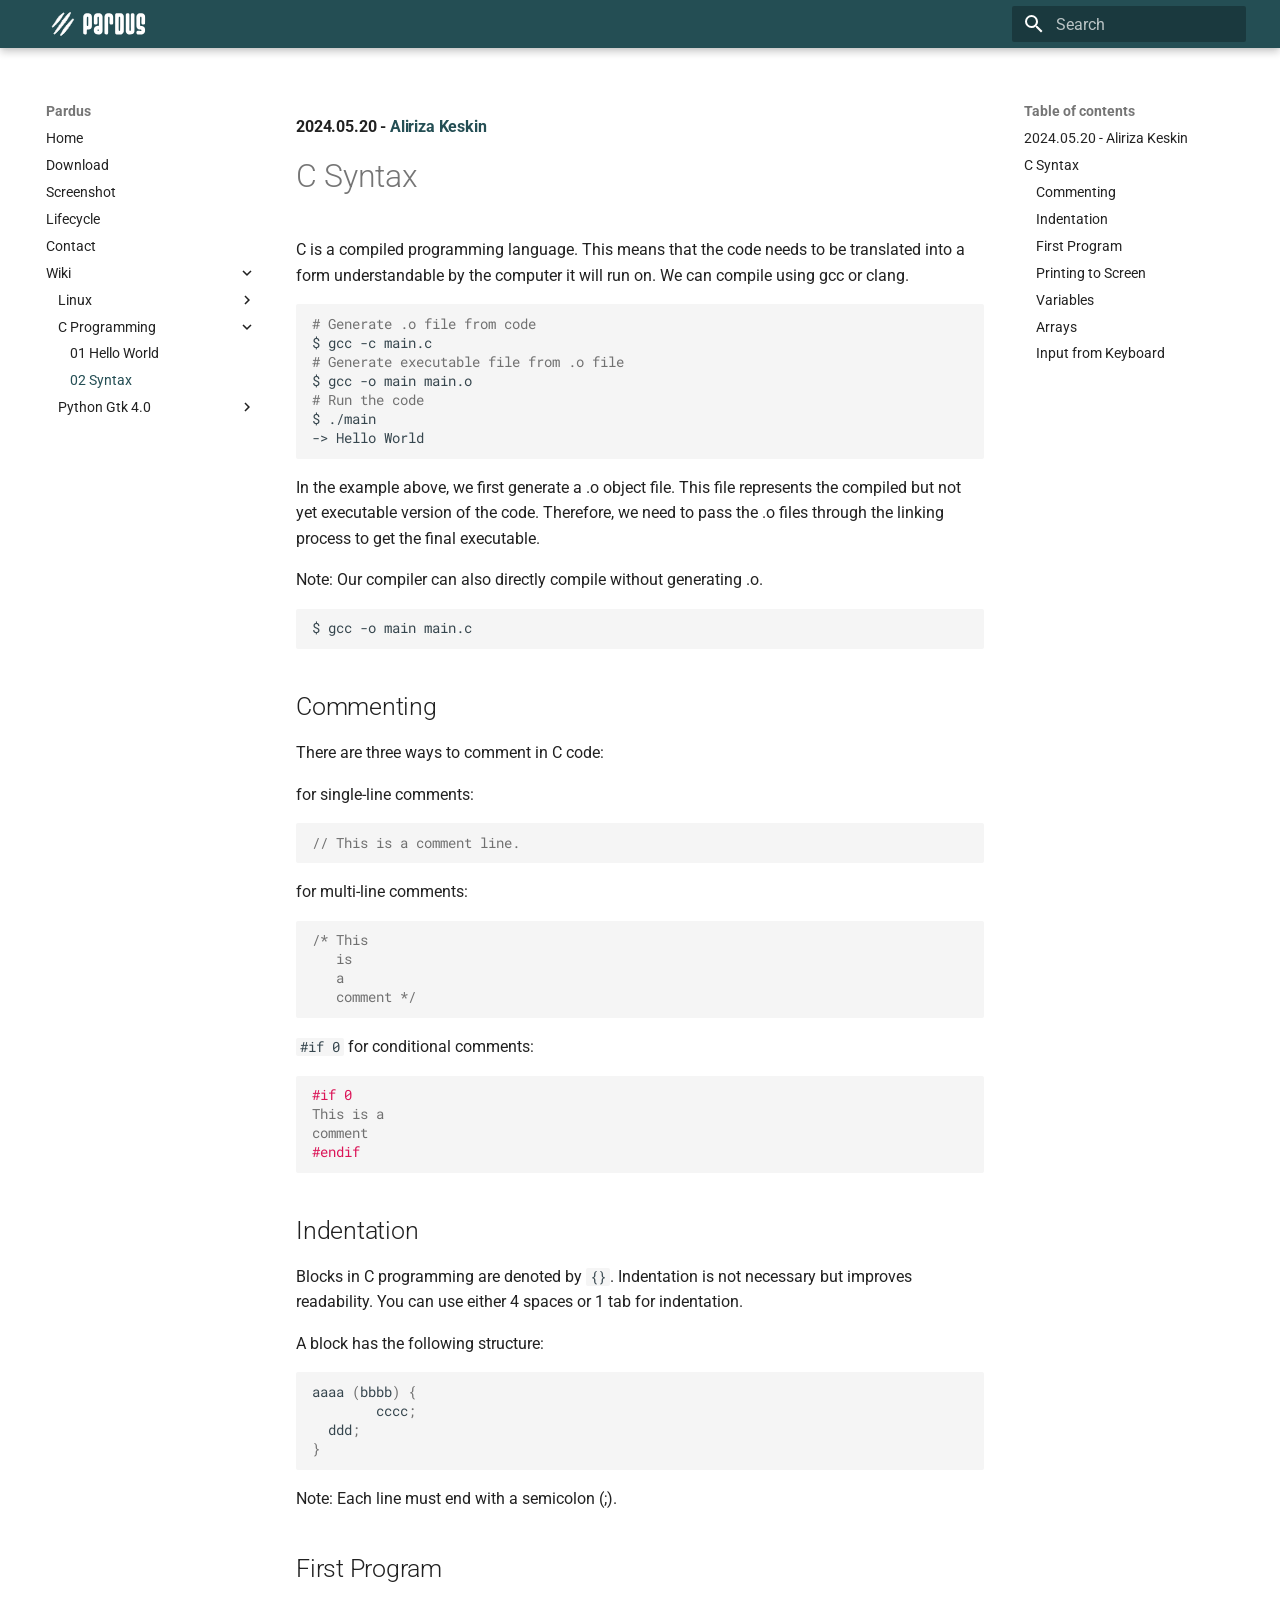
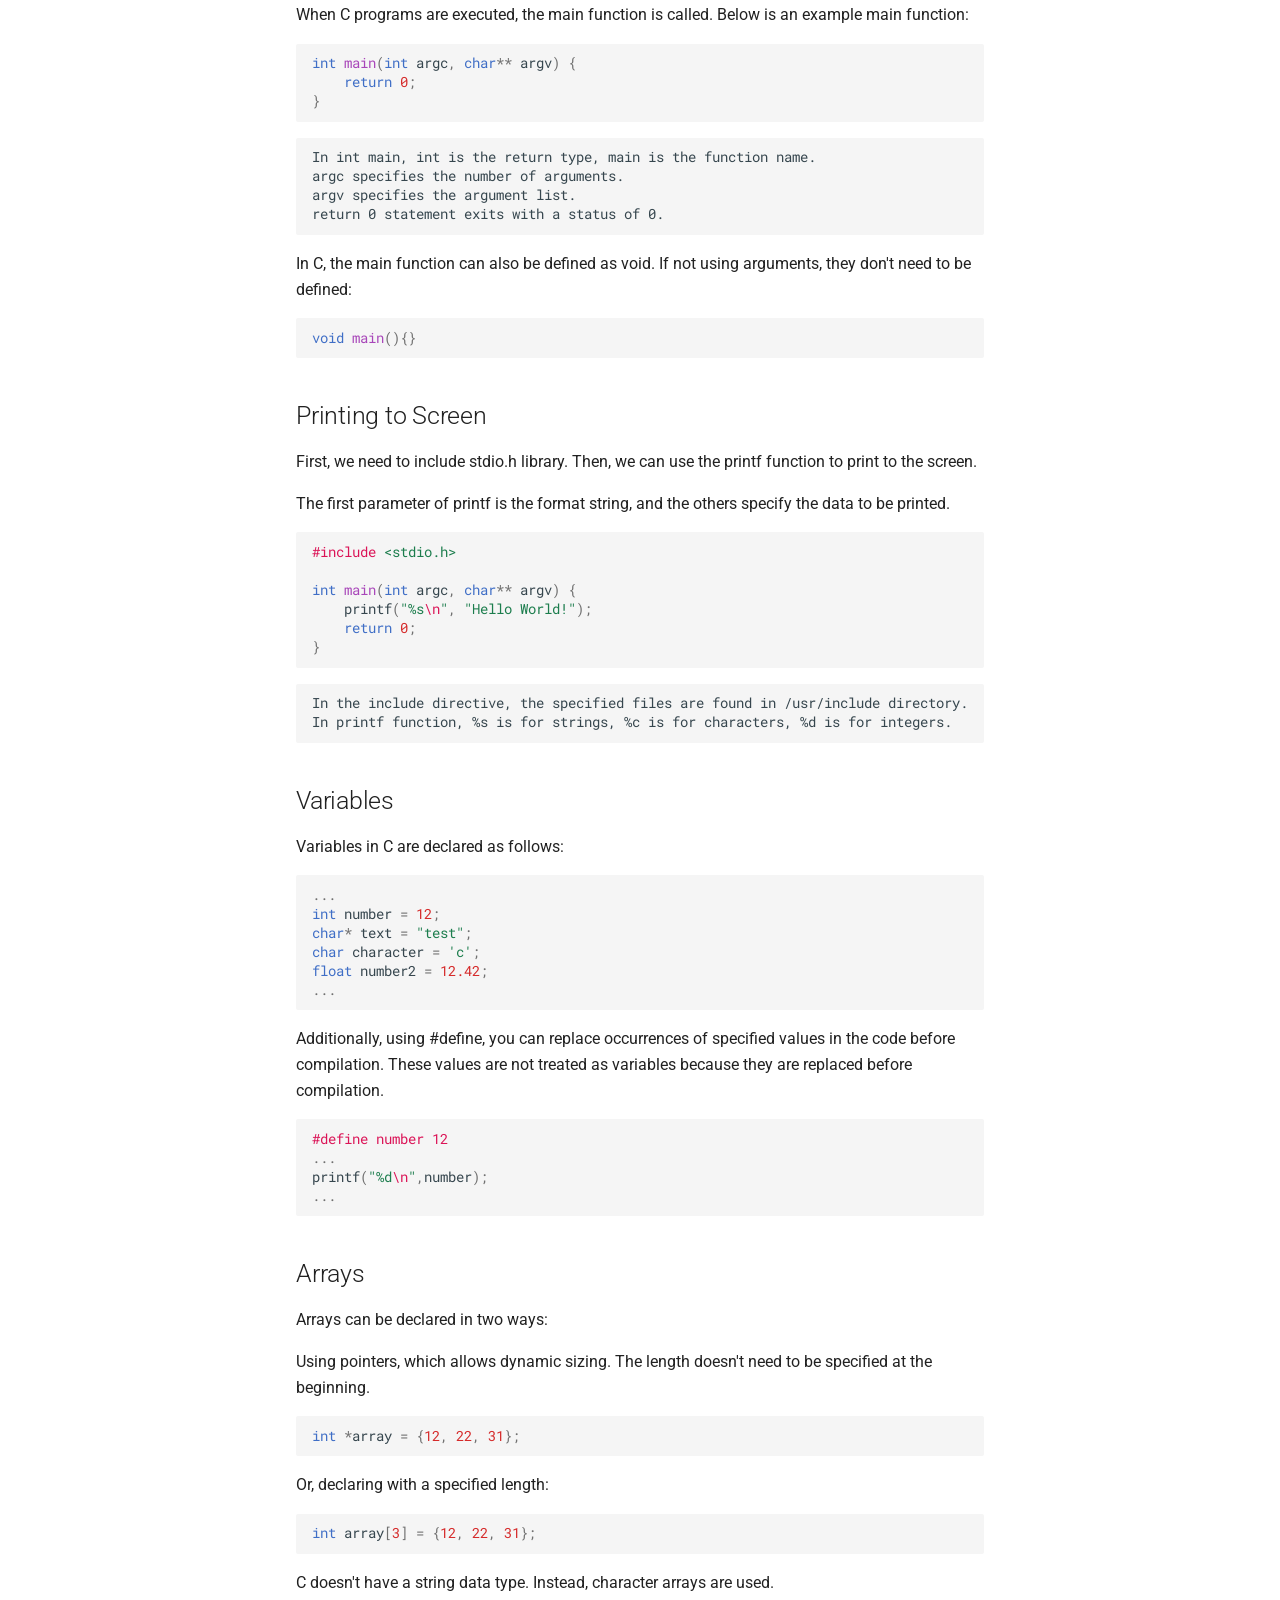
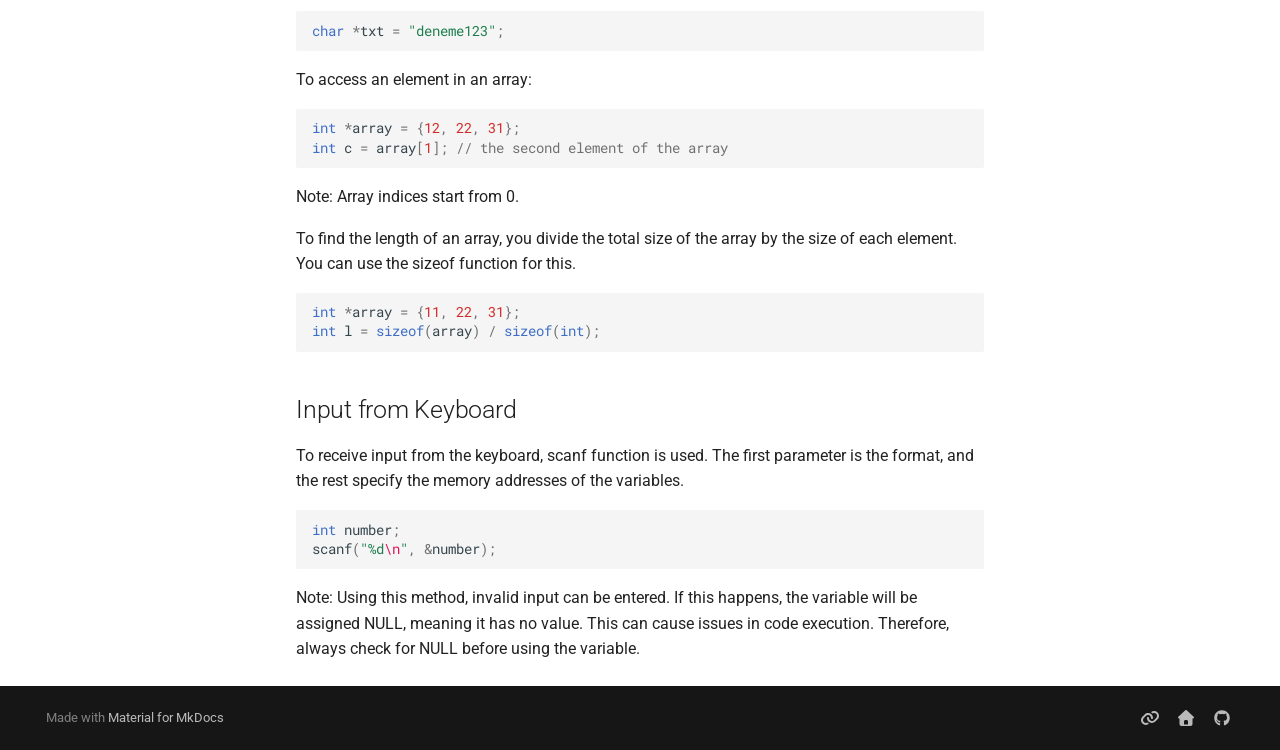
<file: wiki/c-programming/02-syntax/index.html>
<!doctype html>
<html lang="en" class="no-js">
  <head>
    
      <meta charset="utf-8">
      <meta name="viewport" content="width=device-width,initial-scale=1">
      
        <meta name="description" content="Pardus Linux website">
      
      
      
        <link rel="canonical" href="https://pardus.github.io/wiki/c-programming/02-syntax/">
      
      
        <link rel="prev" href="../01-hello-world/">
      
      
        <link rel="next" href="../../python-gtk/01-gtk-hello/">
      
      
        
      
      
      <link rel="icon" href="../../../assets/img-header-logo.svg">
      <meta name="generator" content="mkdocs-1.6.1, mkdocs-material-9.7.7">
    
    
      
        <title>02 Syntax - Pardus</title>
      
    
    
      <link rel="stylesheet" href="../../../assets/stylesheets/main.ec1eaa64.min.css">
      
        
        <link rel="stylesheet" href="../../../assets/stylesheets/palette.ab4e12ef.min.css">
      
      


    
    
      
    
    
      
        
        
        <link rel="preconnect" href="https://fonts.gstatic.com" crossorigin>
        <link rel="stylesheet" href="https://fonts.googleapis.com/css?family=Roboto:300,300i,400,400i,700,700i%7CRoboto+Mono:400,400i,700,700i&display=fallback">
        <style>:root{--md-text-font:"Roboto";--md-code-font:"Roboto Mono"}</style>
      
    
    
      <link rel="stylesheet" href="../../../stylesheets/extra.css">
    
    <script>__md_scope=new URL("../../..",location),__md_hash=e=>[...e].reduce(((e,_)=>(e<<5)-e+_.charCodeAt(0)),0),__md_get=(e,_=localStorage,t=__md_scope)=>JSON.parse(_.getItem(t.pathname+"."+e)),__md_set=(e,_,t=localStorage,a=__md_scope)=>{try{t.setItem(a.pathname+"."+e,JSON.stringify(_))}catch(e){}}</script>
    
      

    
    
  </head>
  
  
    
    
    
    
    
    <body dir="ltr" data-md-color-scheme="default" data-md-color-primary="custom" data-md-color-accent="teal">
  
    
    <input class="md-toggle" data-md-toggle="drawer" type="checkbox" id="__drawer" autocomplete="off">
    <input class="md-toggle" data-md-toggle="search" type="checkbox" id="__search" autocomplete="off">
    <label class="md-overlay" for="__drawer"></label>
    <div data-md-component="skip">
      
        
        <a href="#20240520-aliriza-keskin" class="md-skip">
          Skip to content
        </a>
      
    </div>
    <div data-md-component="announce">
      
    </div>
    
    
      

  

<header class="md-header md-header--shadow" data-md-component="header">
  <nav class="md-header__inner md-grid" aria-label="Header">
    <a href="../../.." title="Pardus" class="md-header__button md-logo" aria-label="Pardus" data-md-component="logo">
      
  <img src="../../../assets/img-header-logo-white.svg" alt="logo">

    </a>
    <label class="md-header__button md-icon" for="__drawer">
      
      <svg xmlns="http://www.w3.org/2000/svg" viewBox="0 0 24 24"><path d="M3 6h18v2H3zm0 5h18v2H3zm0 5h18v2H3z"/></svg>
    </label>
    <div class="md-header__title" data-md-component="header-title">
      <div class="md-header__ellipsis">
        <div class="md-header__topic">
          <span class="md-ellipsis">
            Pardus
          </span>
        </div>
        <div class="md-header__topic" data-md-component="header-topic">
          <span class="md-ellipsis">
            
              02 Syntax
            
          </span>
        </div>
      </div>
    </div>
    
      
    
    
    
    
      
      
        <label class="md-header__button md-icon" for="__search">
          
          <svg xmlns="http://www.w3.org/2000/svg" viewBox="0 0 24 24"><path d="M9.5 3A6.5 6.5 0 0 1 16 9.5c0 1.61-.59 3.09-1.56 4.23l.27.27h.79l5 5-1.5 1.5-5-5v-.79l-.27-.27A6.52 6.52 0 0 1 9.5 16 6.5 6.5 0 0 1 3 9.5 6.5 6.5 0 0 1 9.5 3m0 2C7 5 5 7 5 9.5S7 14 9.5 14 14 12 14 9.5 12 5 9.5 5"/></svg>
        </label>
        <div class="md-search" data-md-component="search" role="dialog">
  <label class="md-search__overlay" for="__search"></label>
  <div class="md-search__inner" role="search">
    <form class="md-search__form" name="search">
      <input type="text" class="md-search__input" name="query" aria-label="Search" placeholder="Search" autocapitalize="off" autocorrect="off" autocomplete="off" spellcheck="false" data-md-component="search-query" required>
      <label class="md-search__icon md-icon" for="__search">
        
        <svg xmlns="http://www.w3.org/2000/svg" viewBox="0 0 24 24"><path d="M9.5 3A6.5 6.5 0 0 1 16 9.5c0 1.61-.59 3.09-1.56 4.23l.27.27h.79l5 5-1.5 1.5-5-5v-.79l-.27-.27A6.52 6.52 0 0 1 9.5 16 6.5 6.5 0 0 1 3 9.5 6.5 6.5 0 0 1 9.5 3m0 2C7 5 5 7 5 9.5S7 14 9.5 14 14 12 14 9.5 12 5 9.5 5"/></svg>
        
        <svg xmlns="http://www.w3.org/2000/svg" viewBox="0 0 24 24"><path d="M20 11v2H8l5.5 5.5-1.42 1.42L4.16 12l7.92-7.92L13.5 5.5 8 11z"/></svg>
      </label>
      <nav class="md-search__options" aria-label="Search">
        
        <button type="reset" class="md-search__icon md-icon" title="Clear" aria-label="Clear" tabindex="-1">
          
          <svg xmlns="http://www.w3.org/2000/svg" viewBox="0 0 24 24"><path d="M19 6.41 17.59 5 12 10.59 6.41 5 5 6.41 10.59 12 5 17.59 6.41 19 12 13.41 17.59 19 19 17.59 13.41 12z"/></svg>
        </button>
      </nav>
      
    </form>
    <div class="md-search__output">
      <div class="md-search__scrollwrap" tabindex="0" data-md-scrollfix>
        <div class="md-search-result" data-md-component="search-result">
          <div class="md-search-result__meta">
            Initializing search
          </div>
          <ol class="md-search-result__list" role="presentation"></ol>
        </div>
      </div>
    </div>
  </div>
</div>
      
    
    
  </nav>
  
</header>
    
    <div class="md-container" data-md-component="container">
      
      
        
          
        
      
      <main class="md-main" data-md-component="main">
        <div class="md-main__inner md-grid">
          
            
              
              <div class="md-sidebar md-sidebar--primary" data-md-component="sidebar" data-md-type="navigation" >
                <div class="md-sidebar__scrollwrap">
                  <div class="md-sidebar__inner">
                    



<nav class="md-nav md-nav--primary" aria-label="Navigation" data-md-level="0">
  <label class="md-nav__title" for="__drawer">
    <a href="../../.." title="Pardus" class="md-nav__button md-logo" aria-label="Pardus" data-md-component="logo">
      
  <img src="../../../assets/img-header-logo-white.svg" alt="logo">

    </a>
    Pardus
  </label>
  
  <ul class="md-nav__list" data-md-scrollfix>
    
      
      
  
  
  
  
    <li class="md-nav__item">
      <a href="../../.." class="md-nav__link">
        
  
  
  <span class="md-ellipsis">
    
  
    Home
  

    
  </span>
  
  

      </a>
    </li>
  

    
      
      
  
  
  
  
    <li class="md-nav__item">
      <a href="../../../download/" class="md-nav__link">
        
  
  
  <span class="md-ellipsis">
    
  
    Download
  

    
  </span>
  
  

      </a>
    </li>
  

    
      
      
  
  
  
  
    <li class="md-nav__item">
      <a href="../../../screenshot/screenshot/" class="md-nav__link">
        
  
  
  <span class="md-ellipsis">
    
  
    Screenshot
  

    
  </span>
  
  

      </a>
    </li>
  

    
      
      
  
  
  
  
    <li class="md-nav__item">
      <a href="../../../lifecycle/" class="md-nav__link">
        
  
  
  <span class="md-ellipsis">
    
  
    Lifecycle
  

    
  </span>
  
  

      </a>
    </li>
  

    
      
      
  
  
  
  
    <li class="md-nav__item">
      <a href="../../../contact/" class="md-nav__link">
        
  
  
  <span class="md-ellipsis">
    
  
    Contact
  

    
  </span>
  
  

      </a>
    </li>
  

    
      
      
  
  
    
  
  
  
    
    
    
    
    
    <li class="md-nav__item md-nav__item--active md-nav__item--nested">
      
        
        
        <input class="md-nav__toggle md-toggle " type="checkbox" id="__nav_6" checked>
        
          
          <label class="md-nav__link" for="__nav_6" id="__nav_6_label" tabindex="0">
            
  
  
  <span class="md-ellipsis">
    
  
    Wiki
  

    
  </span>
  
  

            <span class="md-nav__icon md-icon"></span>
          </label>
        
        <nav class="md-nav" data-md-level="1" aria-labelledby="__nav_6_label" aria-expanded="true">
          <label class="md-nav__title" for="__nav_6">
            <span class="md-nav__icon md-icon"></span>
            
  
    Wiki
  

          </label>
          <ul class="md-nav__list" data-md-scrollfix>
            
              
                
  
  
  
  
    
    
    
    
    
    <li class="md-nav__item md-nav__item--nested">
      
        
        
        <input class="md-nav__toggle md-toggle " type="checkbox" id="__nav_6_1" >
        
          
          <label class="md-nav__link" for="__nav_6_1" id="__nav_6_1_label" tabindex="0">
            
  
  
  <span class="md-ellipsis">
    
  
    Linux
  

    
  </span>
  
  

            <span class="md-nav__icon md-icon"></span>
          </label>
        
        <nav class="md-nav" data-md-level="2" aria-labelledby="__nav_6_1_label" aria-expanded="false">
          <label class="md-nav__title" for="__nav_6_1">
            <span class="md-nav__icon md-icon"></span>
            
  
    Linux
  

          </label>
          <ul class="md-nav__list" data-md-scrollfix>
            
              
                
  
  
  
  
    <li class="md-nav__item">
      <a href="../../linux/polkit/" class="md-nav__link">
        
  
  
  <span class="md-ellipsis">
    
  
    Polkit
  

    
  </span>
  
  

      </a>
    </li>
  

              
            
          </ul>
        </nav>
      
    </li>
  

              
            
              
                
  
  
    
  
  
  
    
    
    
    
    
    <li class="md-nav__item md-nav__item--active md-nav__item--nested">
      
        
        
        <input class="md-nav__toggle md-toggle " type="checkbox" id="__nav_6_2" checked>
        
          
          <label class="md-nav__link" for="__nav_6_2" id="__nav_6_2_label" tabindex="0">
            
  
  
  <span class="md-ellipsis">
    
  
    C Programming
  

    
  </span>
  
  

            <span class="md-nav__icon md-icon"></span>
          </label>
        
        <nav class="md-nav" data-md-level="2" aria-labelledby="__nav_6_2_label" aria-expanded="true">
          <label class="md-nav__title" for="__nav_6_2">
            <span class="md-nav__icon md-icon"></span>
            
  
    C Programming
  

          </label>
          <ul class="md-nav__list" data-md-scrollfix>
            
              
                
  
  
  
  
    <li class="md-nav__item">
      <a href="../01-hello-world/" class="md-nav__link">
        
  
  
  <span class="md-ellipsis">
    
  
    01 Hello World
  

    
  </span>
  
  

      </a>
    </li>
  

              
            
              
                
  
  
    
  
  
  
    <li class="md-nav__item md-nav__item--active">
      
      <input class="md-nav__toggle md-toggle" type="checkbox" id="__toc">
      
      
      
        <label class="md-nav__link md-nav__link--active" for="__toc">
          
  
  
  <span class="md-ellipsis">
    
  
    02 Syntax
  

    
  </span>
  
  

          <span class="md-nav__icon md-icon"></span>
        </label>
      
      <a href="./" class="md-nav__link md-nav__link--active">
        
  
  
  <span class="md-ellipsis">
    
  
    02 Syntax
  

    
  </span>
  
  

      </a>
      
        

<nav class="md-nav md-nav--secondary" aria-label="Table of contents">
  
  
  
  
    <label class="md-nav__title" for="__toc">
      <span class="md-nav__icon md-icon"></span>
      Table of contents
    </label>
    <ul class="md-nav__list" data-md-component="toc" data-md-scrollfix>
      
        <li class="md-nav__item">
  <a href="#20240520-aliriza-keskin" class="md-nav__link">
    <span class="md-ellipsis">
      
        2024.05.20 - Aliriza Keskin
      
    </span>
  </a>
  
</li>
      
        <li class="md-nav__item">
  <a href="#c-syntax" class="md-nav__link">
    <span class="md-ellipsis">
      
        C Syntax
      
    </span>
  </a>
  
    <nav class="md-nav" aria-label="C Syntax">
      <ul class="md-nav__list">
        
          <li class="md-nav__item">
  <a href="#commenting" class="md-nav__link">
    <span class="md-ellipsis">
      
        Commenting
      
    </span>
  </a>
  
</li>
        
          <li class="md-nav__item">
  <a href="#indentation" class="md-nav__link">
    <span class="md-ellipsis">
      
        Indentation
      
    </span>
  </a>
  
</li>
        
          <li class="md-nav__item">
  <a href="#first-program" class="md-nav__link">
    <span class="md-ellipsis">
      
        First Program
      
    </span>
  </a>
  
</li>
        
          <li class="md-nav__item">
  <a href="#printing-to-screen" class="md-nav__link">
    <span class="md-ellipsis">
      
        Printing to Screen
      
    </span>
  </a>
  
</li>
        
          <li class="md-nav__item">
  <a href="#variables" class="md-nav__link">
    <span class="md-ellipsis">
      
        Variables
      
    </span>
  </a>
  
</li>
        
          <li class="md-nav__item">
  <a href="#arrays" class="md-nav__link">
    <span class="md-ellipsis">
      
        Arrays
      
    </span>
  </a>
  
</li>
        
          <li class="md-nav__item">
  <a href="#input-from-keyboard" class="md-nav__link">
    <span class="md-ellipsis">
      
        Input from Keyboard
      
    </span>
  </a>
  
</li>
        
      </ul>
    </nav>
  
</li>
      
    </ul>
  
</nav>
      
    </li>
  

              
            
          </ul>
        </nav>
      
    </li>
  

              
            
              
                
  
  
  
  
    
    
    
    
    
    <li class="md-nav__item md-nav__item--nested">
      
        
        
        <input class="md-nav__toggle md-toggle " type="checkbox" id="__nav_6_3" >
        
          
          <label class="md-nav__link" for="__nav_6_3" id="__nav_6_3_label" tabindex="0">
            
  
  
  <span class="md-ellipsis">
    
  
    Python Gtk 4.0
  

    
  </span>
  
  

            <span class="md-nav__icon md-icon"></span>
          </label>
        
        <nav class="md-nav" data-md-level="2" aria-labelledby="__nav_6_3_label" aria-expanded="false">
          <label class="md-nav__title" for="__nav_6_3">
            <span class="md-nav__icon md-icon"></span>
            
  
    Python Gtk 4.0
  

          </label>
          <ul class="md-nav__list" data-md-scrollfix>
            
              
                
  
  
  
  
    <li class="md-nav__item">
      <a href="../../python-gtk/01-gtk-hello/" class="md-nav__link">
        
  
  
  <span class="md-ellipsis">
    
  
    01 Hello Gtk
  

    
  </span>
  
  

      </a>
    </li>
  

              
            
              
                
  
  
  
  
    <li class="md-nav__item">
      <a href="../../python-gtk/02-gtk-containers/" class="md-nav__link">
        
  
  
  <span class="md-ellipsis">
    
  
    02 Gtk Containers
  

    
  </span>
  
  

      </a>
    </li>
  

              
            
          </ul>
        </nav>
      
    </li>
  

              
            
          </ul>
        </nav>
      
    </li>
  

    
  </ul>
</nav>
                  </div>
                </div>
              </div>
            
            
              
              <div class="md-sidebar md-sidebar--secondary" data-md-component="sidebar" data-md-type="toc" >
                <div class="md-sidebar__scrollwrap">
                  <div class="md-sidebar__inner">
                    

<nav class="md-nav md-nav--secondary" aria-label="Table of contents">
  
  
  
  
    <label class="md-nav__title" for="__toc">
      <span class="md-nav__icon md-icon"></span>
      Table of contents
    </label>
    <ul class="md-nav__list" data-md-component="toc" data-md-scrollfix>
      
        <li class="md-nav__item">
  <a href="#20240520-aliriza-keskin" class="md-nav__link">
    <span class="md-ellipsis">
      
        2024.05.20 - Aliriza Keskin
      
    </span>
  </a>
  
</li>
      
        <li class="md-nav__item">
  <a href="#c-syntax" class="md-nav__link">
    <span class="md-ellipsis">
      
        C Syntax
      
    </span>
  </a>
  
    <nav class="md-nav" aria-label="C Syntax">
      <ul class="md-nav__list">
        
          <li class="md-nav__item">
  <a href="#commenting" class="md-nav__link">
    <span class="md-ellipsis">
      
        Commenting
      
    </span>
  </a>
  
</li>
        
          <li class="md-nav__item">
  <a href="#indentation" class="md-nav__link">
    <span class="md-ellipsis">
      
        Indentation
      
    </span>
  </a>
  
</li>
        
          <li class="md-nav__item">
  <a href="#first-program" class="md-nav__link">
    <span class="md-ellipsis">
      
        First Program
      
    </span>
  </a>
  
</li>
        
          <li class="md-nav__item">
  <a href="#printing-to-screen" class="md-nav__link">
    <span class="md-ellipsis">
      
        Printing to Screen
      
    </span>
  </a>
  
</li>
        
          <li class="md-nav__item">
  <a href="#variables" class="md-nav__link">
    <span class="md-ellipsis">
      
        Variables
      
    </span>
  </a>
  
</li>
        
          <li class="md-nav__item">
  <a href="#arrays" class="md-nav__link">
    <span class="md-ellipsis">
      
        Arrays
      
    </span>
  </a>
  
</li>
        
          <li class="md-nav__item">
  <a href="#input-from-keyboard" class="md-nav__link">
    <span class="md-ellipsis">
      
        Input from Keyboard
      
    </span>
  </a>
  
</li>
        
      </ul>
    </nav>
  
</li>
      
    </ul>
  
</nav>
                  </div>
                </div>
              </div>
            
          
          
            <div class="md-content" data-md-component="content">
              
              <article class="md-content__inner md-typeset">
                
                  



<h4 id="20240520-aliriza-keskin">2024.05.20 - <a href="https://github.com/sulincix">Aliriza Keskin</a></h4>
<h1 id="c-syntax">C Syntax</h1>
<p>C is a compiled programming language.
This means that the code needs to be translated into a form understandable by the computer it will run on.
We can compile using gcc or clang.</p>
<div class="highlight"><pre><span></span><code><span class="c1"># Generate .o file from code</span>
$<span class="w"> </span>gcc<span class="w"> </span>-c<span class="w"> </span>main.c
<span class="c1"># Generate executable file from .o file</span>
$<span class="w"> </span>gcc<span class="w"> </span>-o<span class="w"> </span>main<span class="w"> </span>main.o
<span class="c1"># Run the code</span>
$<span class="w"> </span>./main
-&gt;<span class="w"> </span>Hello<span class="w"> </span>World
</code></pre></div>
<p>In the example above, we first generate a .o object file.
This file represents the compiled but not yet executable version of the code.
Therefore, we need to pass the .o files through the linking process to get the final executable.</p>
<p>Note: Our compiler can also directly compile without generating .o.</p>
<div class="highlight"><pre><span></span><code>$<span class="w"> </span>gcc<span class="w"> </span>-o<span class="w"> </span>main<span class="w"> </span>main.c
</code></pre></div>
<h2 id="commenting">Commenting</h2>
<p>There are three ways to comment in C code:</p>
<p>for single-line comments:</p>
<div class="highlight"><pre><span></span><code><span class="c1">// This is a comment line.</span>
</code></pre></div>
<p>for multi-line comments:</p>
<div class="highlight"><pre><span></span><code><span class="cm">/* This</span>
<span class="cm">   is</span>
<span class="cm">   a</span>
<span class="cm">   comment */</span>
</code></pre></div>
<p><code>#if 0</code> for conditional comments:</p>
<div class="highlight"><pre><span></span><code><span class="cp">#if 0</span>
<span class="c">This is a</span>
<span class="c">comment</span>
<span class="cp">#endif</span>
</code></pre></div>
<h2 id="indentation">Indentation</h2>
<p>Blocks in C programming are denoted by <code>{}</code>.
Indentation is not necessary but improves readability.
You can use either 4 spaces or 1 tab for indentation.</p>
<p>A block has the following structure:</p>
<div class="highlight"><pre><span></span><code><span class="n">aaaa</span><span class="w"> </span><span class="p">(</span><span class="n">bbbb</span><span class="p">)</span><span class="w"> </span><span class="p">{</span>
<span class="w">        </span><span class="n">cccc</span><span class="p">;</span>
<span class="w">  </span><span class="n">ddd</span><span class="p">;</span>
<span class="p">}</span>
</code></pre></div>
<p>Note: Each line must end with a semicolon (;).</p>
<h2 id="first-program">First Program</h2>
<p>When C programs are executed, the main function is called.
Below is an example main function:</p>
<div class="highlight"><pre><span></span><code><span class="kt">int</span><span class="w"> </span><span class="nf">main</span><span class="p">(</span><span class="kt">int</span><span class="w"> </span><span class="n">argc</span><span class="p">,</span><span class="w"> </span><span class="kt">char</span><span class="o">**</span><span class="w"> </span><span class="n">argv</span><span class="p">)</span><span class="w"> </span><span class="p">{</span>
<span class="w">    </span><span class="k">return</span><span class="w"> </span><span class="mi">0</span><span class="p">;</span>
<span class="p">}</span>
</code></pre></div>
<pre><code>In int main, int is the return type, main is the function name.
argc specifies the number of arguments.
argv specifies the argument list.
return 0 statement exits with a status of 0.
</code></pre>
<p>In C, the main function can also be defined as void.
If not using arguments, they don't need to be defined:</p>
<div class="highlight"><pre><span></span><code><span class="kt">void</span><span class="w"> </span><span class="nf">main</span><span class="p">(){}</span>
</code></pre></div>
<h2 id="printing-to-screen">Printing to Screen</h2>
<p>First, we need to include stdio.h library.
Then, we can use the printf function to print to the screen.</p>
<p>The first parameter of printf is the format string, and the others specify the data to be printed.</p>
<div class="highlight"><pre><span></span><code><span class="cp">#include</span><span class="w"> </span><span class="cpf">&lt;stdio.h&gt;</span>

<span class="kt">int</span><span class="w"> </span><span class="nf">main</span><span class="p">(</span><span class="kt">int</span><span class="w"> </span><span class="n">argc</span><span class="p">,</span><span class="w"> </span><span class="kt">char</span><span class="o">**</span><span class="w"> </span><span class="n">argv</span><span class="p">)</span><span class="w"> </span><span class="p">{</span>
<span class="w">    </span><span class="n">printf</span><span class="p">(</span><span class="s">&quot;%s</span><span class="se">\n</span><span class="s">&quot;</span><span class="p">,</span><span class="w"> </span><span class="s">&quot;Hello World!&quot;</span><span class="p">);</span>
<span class="w">    </span><span class="k">return</span><span class="w"> </span><span class="mi">0</span><span class="p">;</span>
<span class="p">}</span>
</code></pre></div>
<pre><code>In the include directive, the specified files are found in /usr/include directory.
In printf function, %s is for strings, %c is for characters, %d is for integers.
</code></pre>
<h2 id="variables">Variables</h2>
<p>Variables in C are declared as follows:</p>
<div class="highlight"><pre><span></span><code><span class="p">...</span>
<span class="kt">int</span><span class="w"> </span><span class="n">number</span><span class="w"> </span><span class="o">=</span><span class="w"> </span><span class="mi">12</span><span class="p">;</span>
<span class="kt">char</span><span class="o">*</span><span class="w"> </span><span class="n">text</span><span class="w"> </span><span class="o">=</span><span class="w"> </span><span class="s">&quot;test&quot;</span><span class="p">;</span>
<span class="kt">char</span><span class="w"> </span><span class="n">character</span><span class="w"> </span><span class="o">=</span><span class="w"> </span><span class="sc">&#39;c&#39;</span><span class="p">;</span>
<span class="kt">float</span><span class="w"> </span><span class="n">number2</span><span class="w"> </span><span class="o">=</span><span class="w"> </span><span class="mf">12.42</span><span class="p">;</span>
<span class="p">...</span>
</code></pre></div>
<p>Additionally, using #define, you can replace occurrences of specified values in the code before compilation.
These values are not treated as variables because they are replaced before compilation.</p>
<div class="highlight"><pre><span></span><code><span class="cp">#define number 12</span>
<span class="p">...</span>
<span class="n">printf</span><span class="p">(</span><span class="s">&quot;%d</span><span class="se">\n</span><span class="s">&quot;</span><span class="p">,</span><span class="n">number</span><span class="p">);</span>
<span class="p">...</span>
</code></pre></div>
<h2 id="arrays">Arrays</h2>
<p>Arrays can be declared in two ways:</p>
<p>Using pointers, which allows dynamic sizing.
The length doesn't need to be specified at the beginning.</p>
<div class="highlight"><pre><span></span><code><span class="kt">int</span><span class="w"> </span><span class="o">*</span><span class="n">array</span><span class="w"> </span><span class="o">=</span><span class="w"> </span><span class="p">{</span><span class="mi">12</span><span class="p">,</span><span class="w"> </span><span class="mi">22</span><span class="p">,</span><span class="w"> </span><span class="mi">31</span><span class="p">};</span>
</code></pre></div>
<p>Or, declaring with a specified length:</p>
<div class="highlight"><pre><span></span><code><span class="kt">int</span><span class="w"> </span><span class="n">array</span><span class="p">[</span><span class="mi">3</span><span class="p">]</span><span class="w"> </span><span class="o">=</span><span class="w"> </span><span class="p">{</span><span class="mi">12</span><span class="p">,</span><span class="w"> </span><span class="mi">22</span><span class="p">,</span><span class="w"> </span><span class="mi">31</span><span class="p">};</span>
</code></pre></div>
<p>C doesn't have a string data type.
Instead, character arrays are used.</p>
<div class="highlight"><pre><span></span><code><span class="kt">char</span><span class="w"> </span><span class="o">*</span><span class="n">txt</span><span class="w"> </span><span class="o">=</span><span class="w"> </span><span class="s">&quot;deneme123&quot;</span><span class="p">;</span>
</code></pre></div>
<p>To access an element in an array:</p>
<div class="highlight"><pre><span></span><code><span class="kt">int</span><span class="w"> </span><span class="o">*</span><span class="n">array</span><span class="w"> </span><span class="o">=</span><span class="w"> </span><span class="p">{</span><span class="mi">12</span><span class="p">,</span><span class="w"> </span><span class="mi">22</span><span class="p">,</span><span class="w"> </span><span class="mi">31</span><span class="p">};</span>
<span class="kt">int</span><span class="w"> </span><span class="n">c</span><span class="w"> </span><span class="o">=</span><span class="w"> </span><span class="n">array</span><span class="p">[</span><span class="mi">1</span><span class="p">];</span><span class="w"> </span><span class="c1">// the second element of the array</span>
</code></pre></div>
<p>Note: Array indices start from 0.</p>
<p>To find the length of an array, you divide the total size of the array by the size of each element.
You can use the sizeof function for this.</p>
<div class="highlight"><pre><span></span><code><span class="kt">int</span><span class="w"> </span><span class="o">*</span><span class="n">array</span><span class="w"> </span><span class="o">=</span><span class="w"> </span><span class="p">{</span><span class="mi">11</span><span class="p">,</span><span class="w"> </span><span class="mi">22</span><span class="p">,</span><span class="w"> </span><span class="mi">31</span><span class="p">};</span>
<span class="kt">int</span><span class="w"> </span><span class="n">l</span><span class="w"> </span><span class="o">=</span><span class="w"> </span><span class="k">sizeof</span><span class="p">(</span><span class="n">array</span><span class="p">)</span><span class="w"> </span><span class="o">/</span><span class="w"> </span><span class="k">sizeof</span><span class="p">(</span><span class="kt">int</span><span class="p">);</span>
</code></pre></div>
<h2 id="input-from-keyboard">Input from Keyboard</h2>
<p>To receive input from the keyboard, scanf function is used.
The first parameter is the format, and the rest specify the memory addresses of the variables.</p>
<div class="highlight"><pre><span></span><code><span class="kt">int</span><span class="w"> </span><span class="n">number</span><span class="p">;</span>
<span class="n">scanf</span><span class="p">(</span><span class="s">&quot;%d</span><span class="se">\n</span><span class="s">&quot;</span><span class="p">,</span><span class="w"> </span><span class="o">&amp;</span><span class="n">number</span><span class="p">);</span>
</code></pre></div>
<p>Note: Using this method, invalid input can be entered.
If this happens, the variable will be assigned NULL, meaning it has no value.
This can cause issues in code execution.
Therefore, always check for NULL before using the variable.</p>












                
              </article>
            </div>
          
          
<script>var target=document.getElementById(location.hash.slice(1));target&&target.name&&(target.checked=target.name.startsWith("__tabbed_"))</script>
        </div>
        
      </main>
      
        <footer class="md-footer">
  
  <div class="md-footer-meta md-typeset">
    <div class="md-footer-meta__inner md-grid">
      <div class="md-copyright">
  
  
    Made with
    <a href="https://squidfunk.github.io/mkdocs-material/" target="_blank" rel="noopener">
      Material for MkDocs
    </a>
  
</div>
      
        
<div class="md-social">
  
    
    
    
    
      
      
    
    <a href="https://forum.pardus.org.tr/c/english-forum/42" target="_blank" rel="noopener" title="forum.pardus.org.tr" class="md-social__link">
      <svg xmlns="http://www.w3.org/2000/svg" viewBox="0 0 576 512"><!--! Font Awesome Free 7.1.0 by @fontawesome - https://fontawesome.com License - https://fontawesome.com/license/free (Icons: CC BY 4.0, Fonts: SIL OFL 1.1, Code: MIT License) Copyright 2025 Fonticons, Inc.--><path d="M419.5 96c-16.6 0-32.7 4.5-46.8 12.7-15.8-16-34.2-29.4-54.5-39.5 28.2-24 64.1-37.2 101.3-37.2C505.9 32 576 102 576 188.5c0 41.5-16.5 81.3-45.8 110.6l-71.1 71.1C429.8 399.5 390 416 348.5 416 262.1 416 192 346 192 259.5c0-1.5 0-3 .1-4.5.5-17.7 15.2-31.6 32.9-31.1s31.6 15.2 31.1 32.9v2.6c0 51.1 41.4 92.5 92.5 92.5 24.5 0 48-9.7 65.4-27.1l71.1-71.1c17.3-17.3 27.1-40.9 27.1-65.4 0-51.1-41.4-92.5-92.5-92.5zm-144.3 77.3c-1.9-.8-3.8-1.9-5.5-3.1-12.6-6.5-27-10.2-42.1-10.2-24.5 0-48 9.7-65.4 27.1l-71.1 71.1C73.8 275.5 64 299.1 64 323.6c0 51.1 41.4 92.5 92.5 92.5 16.5 0 32.6-4.4 46.7-12.6 15.8 16 34.2 29.4 54.6 39.5-28.2 23.9-64 37.2-101.3 37.2C70.1 480.2 0 410.2 0 323.7c0-41.5 16.5-81.3 45.8-110.6l71.1-71.1c29.3-29.3 69.1-45.8 110.6-45.8 86.6 0 156.5 70.6 156.5 156.9v3.9c-.4 17.7-15.1 31.6-32.8 31.2s-31.6-15.1-31.2-32.8v-2.3c0-33.7-18-63.3-44.8-79.6z"/></svg>
    </a>
  
    
    
    
    
      
      
    
    <a href="https://pardus.org.tr/en/" target="_blank" rel="noopener" title="pardus.org.tr" class="md-social__link">
      <svg xmlns="http://www.w3.org/2000/svg" viewBox="0 0 512 512"><!--! Font Awesome Free 7.1.0 by @fontawesome - https://fontawesome.com License - https://fontawesome.com/license/free (Icons: CC BY 4.0, Fonts: SIL OFL 1.1, Code: MIT License) Copyright 2025 Fonticons, Inc.--><path d="M277.8 8.6c-12.3-11.4-31.3-11.4-43.5 0l-224 208c-9.6 9-12.8 22.9-8 35.1S18.8 272 32 272h16v176c0 35.3 28.7 64 64 64h288c35.3 0 64-28.7 64-64V272h16c13.2 0 25-8.1 29.8-20.3s1.6-26.2-8-35.1zM240 320h32c26.5 0 48 21.5 48 48v96H192v-96c0-26.5 21.5-48 48-48"/></svg>
    </a>
  
    
    
    
    
      
      
    
    <a href="https://github.com/pardus" target="_blank" rel="noopener" title="github.com" class="md-social__link">
      <svg xmlns="http://www.w3.org/2000/svg" viewBox="0 0 512 512"><!--! Font Awesome Free 7.1.0 by @fontawesome - https://fontawesome.com License - https://fontawesome.com/license/free (Icons: CC BY 4.0, Fonts: SIL OFL 1.1, Code: MIT License) Copyright 2025 Fonticons, Inc.--><path d="M173.9 397.4c0 2-2.3 3.6-5.2 3.6-3.3.3-5.6-1.3-5.6-3.6 0-2 2.3-3.6 5.2-3.6 3-.3 5.6 1.3 5.6 3.6m-31.1-4.5c-.7 2 1.3 4.3 4.3 4.9 2.6 1 5.6 0 6.2-2s-1.3-4.3-4.3-5.2c-2.6-.7-5.5.3-6.2 2.3m44.2-1.7c-2.9.7-4.9 2.6-4.6 4.9.3 2 2.9 3.3 5.9 2.6 2.9-.7 4.9-2.6 4.6-4.6-.3-1.9-3-3.2-5.9-2.9M252.8 8C114.1 8 8 113.3 8 252c0 110.9 69.8 205.8 169.5 239.2 12.8 2.3 17.3-5.6 17.3-12.1 0-6.2-.3-40.4-.3-61.4 0 0-70 15-84.7-29.8 0 0-11.4-29.1-27.8-36.6 0 0-22.9-15.7 1.6-15.4 0 0 24.9 2 38.6 25.8 21.9 38.6 58.6 27.5 72.9 20.9 2.3-16 8.8-27.1 16-33.7-55.9-6.2-112.3-14.3-112.3-110.5 0-27.5 7.6-41.3 23.6-58.9-2.6-6.5-11.1-33.3 2.6-67.9 20.9-6.5 69 27 69 27 20-5.6 41.5-8.5 62.8-8.5s42.8 2.9 62.8 8.5c0 0 48.1-33.6 69-27 13.7 34.7 5.2 61.4 2.6 67.9 16 17.7 25.8 31.5 25.8 58.9 0 96.5-58.9 104.2-114.8 110.5 9.2 7.9 17 22.9 17 46.4 0 33.7-.3 75.4-.3 83.6 0 6.5 4.6 14.4 17.3 12.1C436.2 457.8 504 362.9 504 252 504 113.3 391.5 8 252.8 8M105.2 352.9c-1.3 1-1 3.3.7 5.2 1.6 1.6 3.9 2.3 5.2 1 1.3-1 1-3.3-.7-5.2-1.6-1.6-3.9-2.3-5.2-1m-10.8-8.1c-.7 1.3.3 2.9 2.3 3.9 1.6 1 3.6.7 4.3-.7.7-1.3-.3-2.9-2.3-3.9-2-.6-3.6-.3-4.3.7m32.4 35.6c-1.6 1.3-1 4.3 1.3 6.2 2.3 2.3 5.2 2.6 6.5 1 1.3-1.3.7-4.3-1.3-6.2-2.2-2.3-5.2-2.6-6.5-1m-11.4-14.7c-1.6 1-1.6 3.6 0 5.9s4.3 3.3 5.6 2.3c1.6-1.3 1.6-3.9 0-6.2-1.4-2.3-4-3.3-5.6-2"/></svg>
    </a>
  
</div>
      
    </div>
  </div>
</footer>
      
    </div>
    <div class="md-dialog" data-md-component="dialog">
      <div class="md-dialog__inner md-typeset"></div>
    </div>
    
    
    
      
      
      <script id="__config" type="application/json">{"annotate": null, "base": "../../..", "features": [], "search": "../../../assets/javascripts/workers/search.2c215733.min.js", "tags": null, "translations": {"clipboard.copied": "Copied to clipboard", "clipboard.copy": "Copy to clipboard", "search.result.more.one": "1 more on this page", "search.result.more.other": "# more on this page", "search.result.none": "No matching documents", "search.result.one": "1 matching document", "search.result.other": "# matching documents", "search.result.placeholder": "Type to start searching", "search.result.term.missing": "Missing", "select.version": "Select version"}, "version": null}</script>
    
    
      <script src="../../../assets/javascripts/bundle.d7400e89.min.js"></script>
      
    
  </body>
</html>
</file>
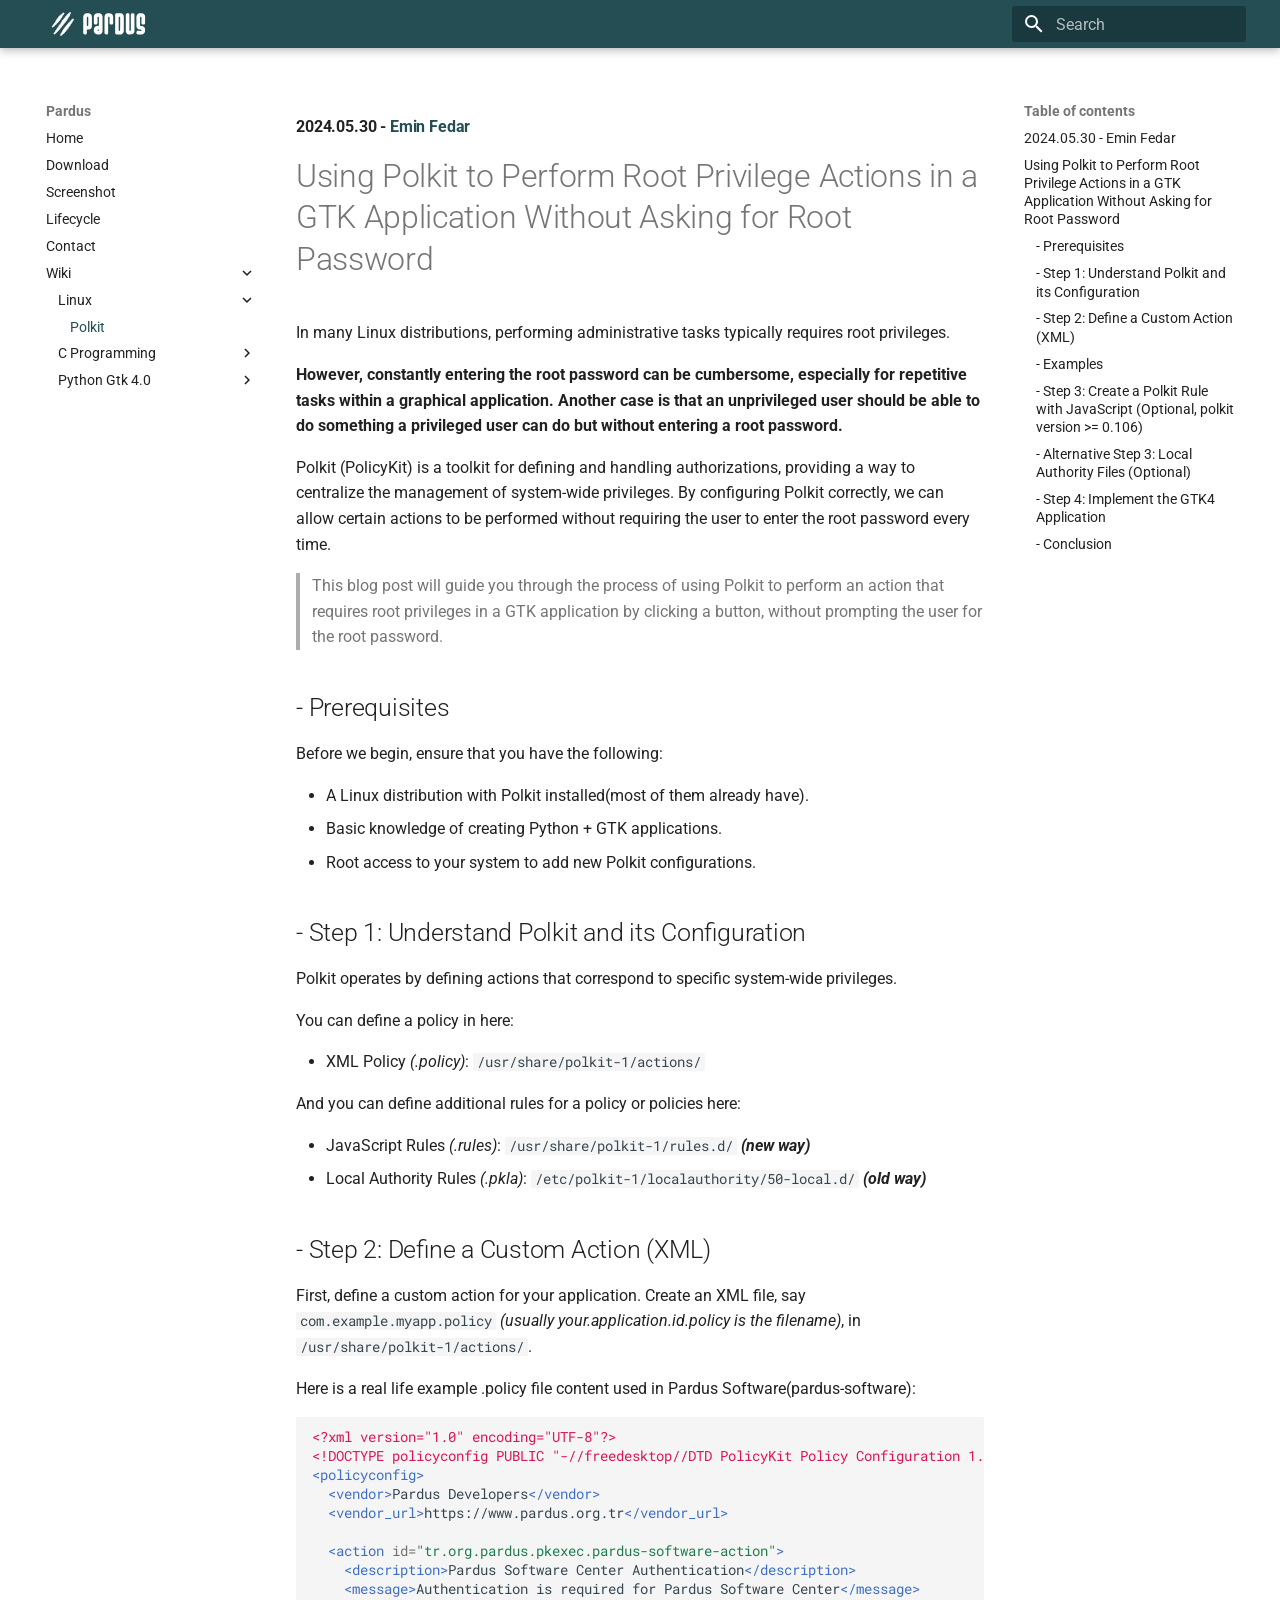
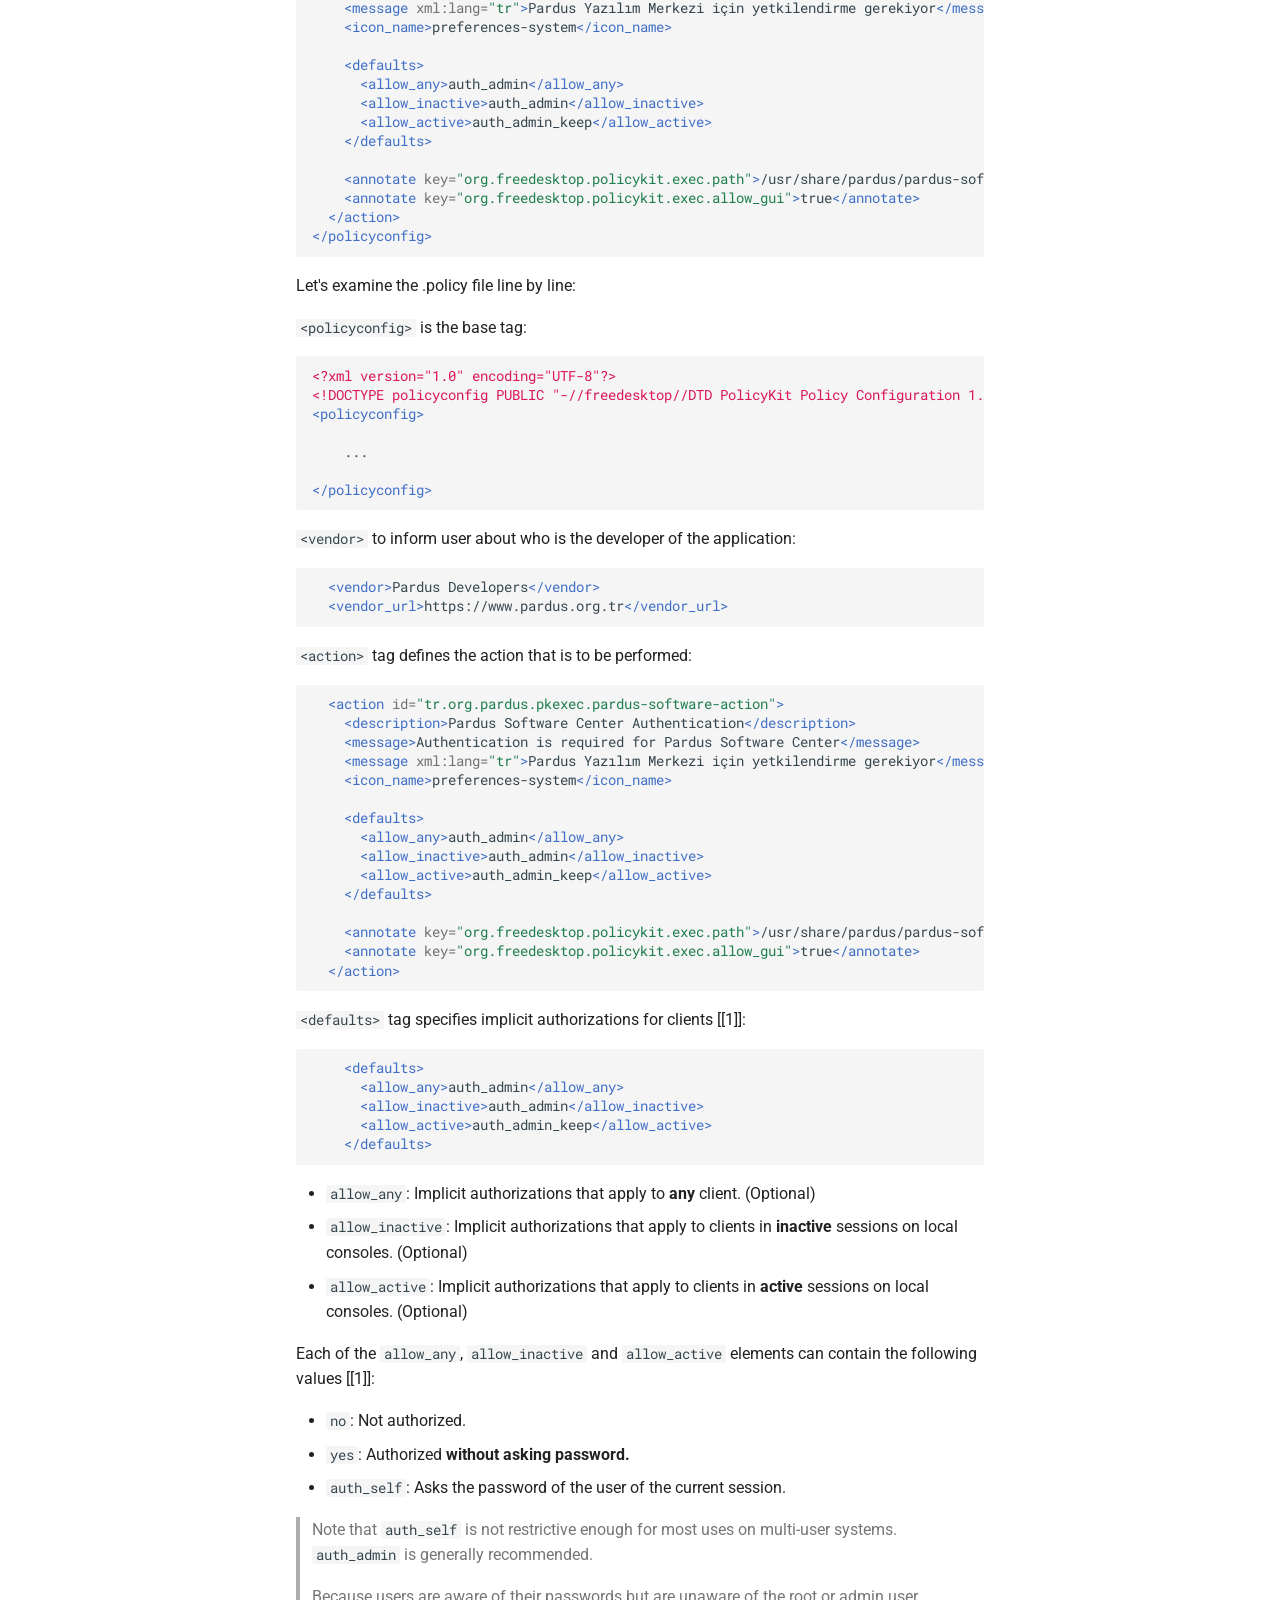
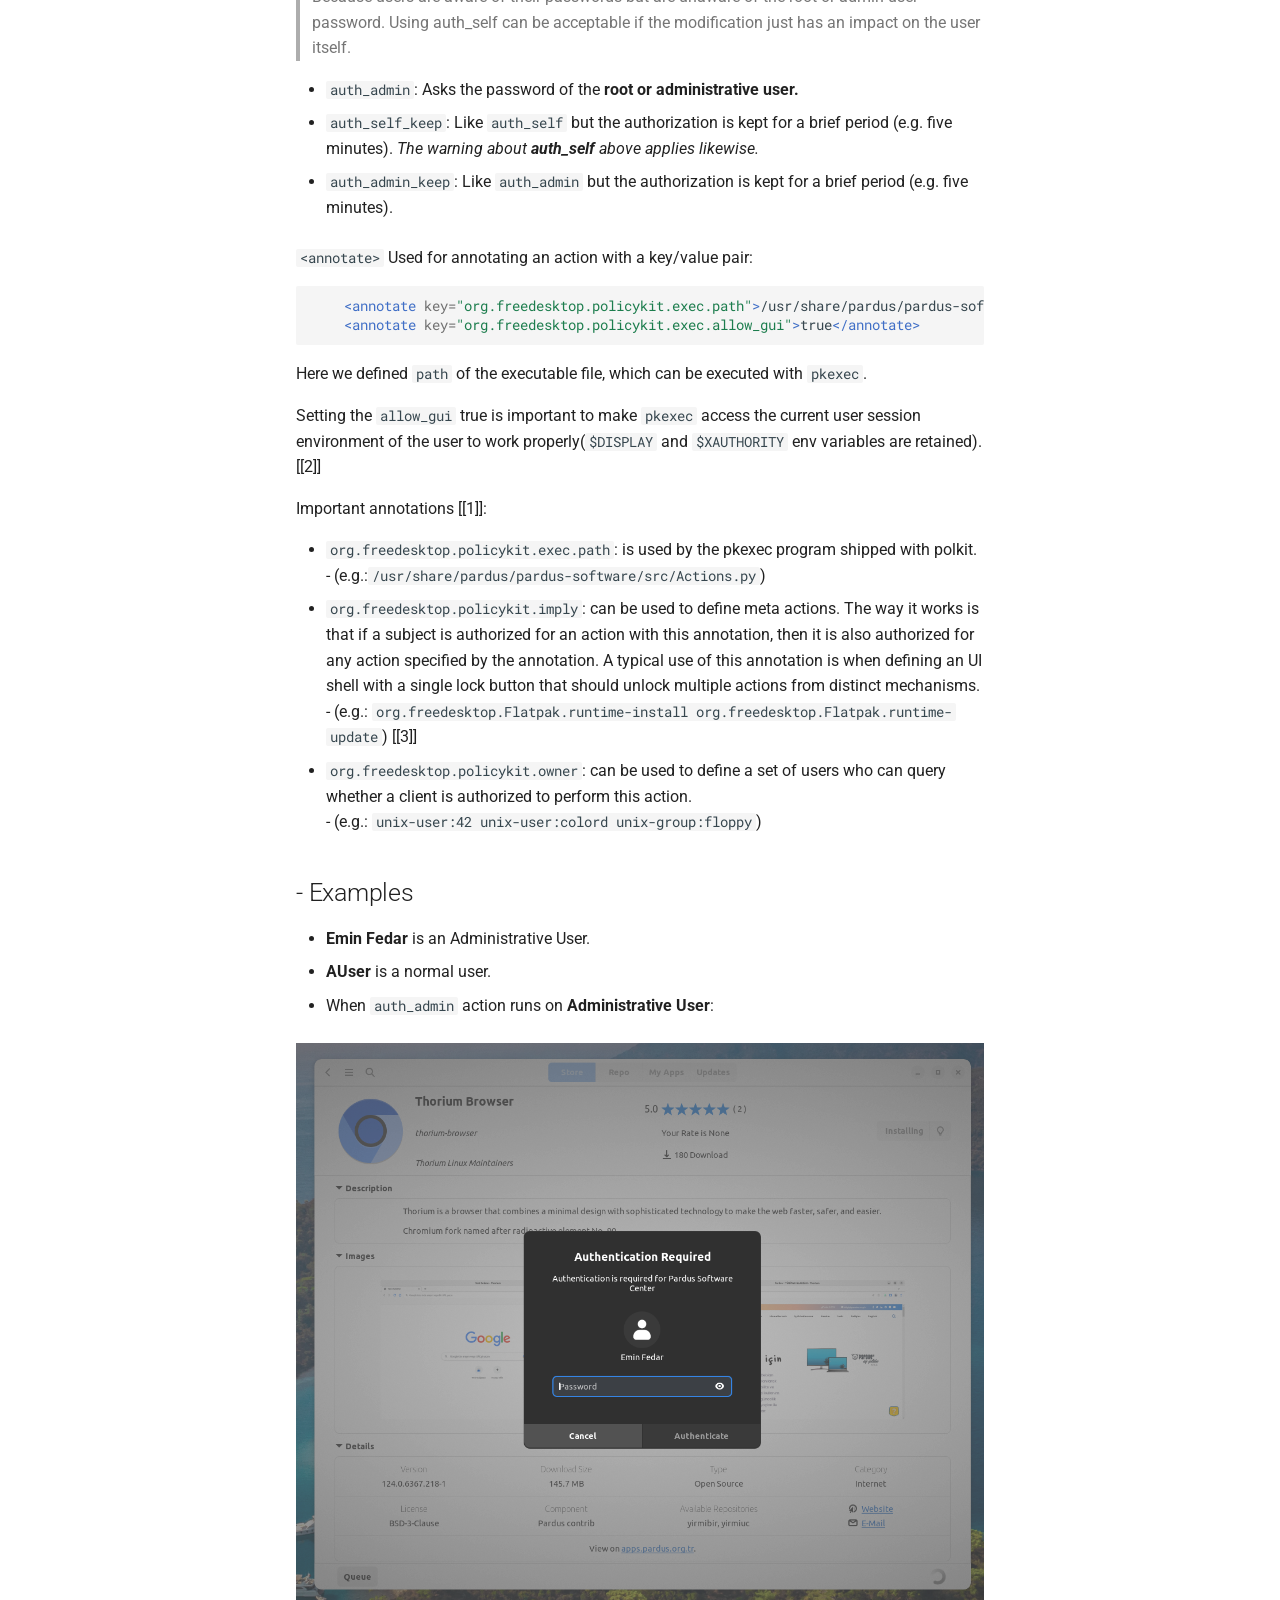
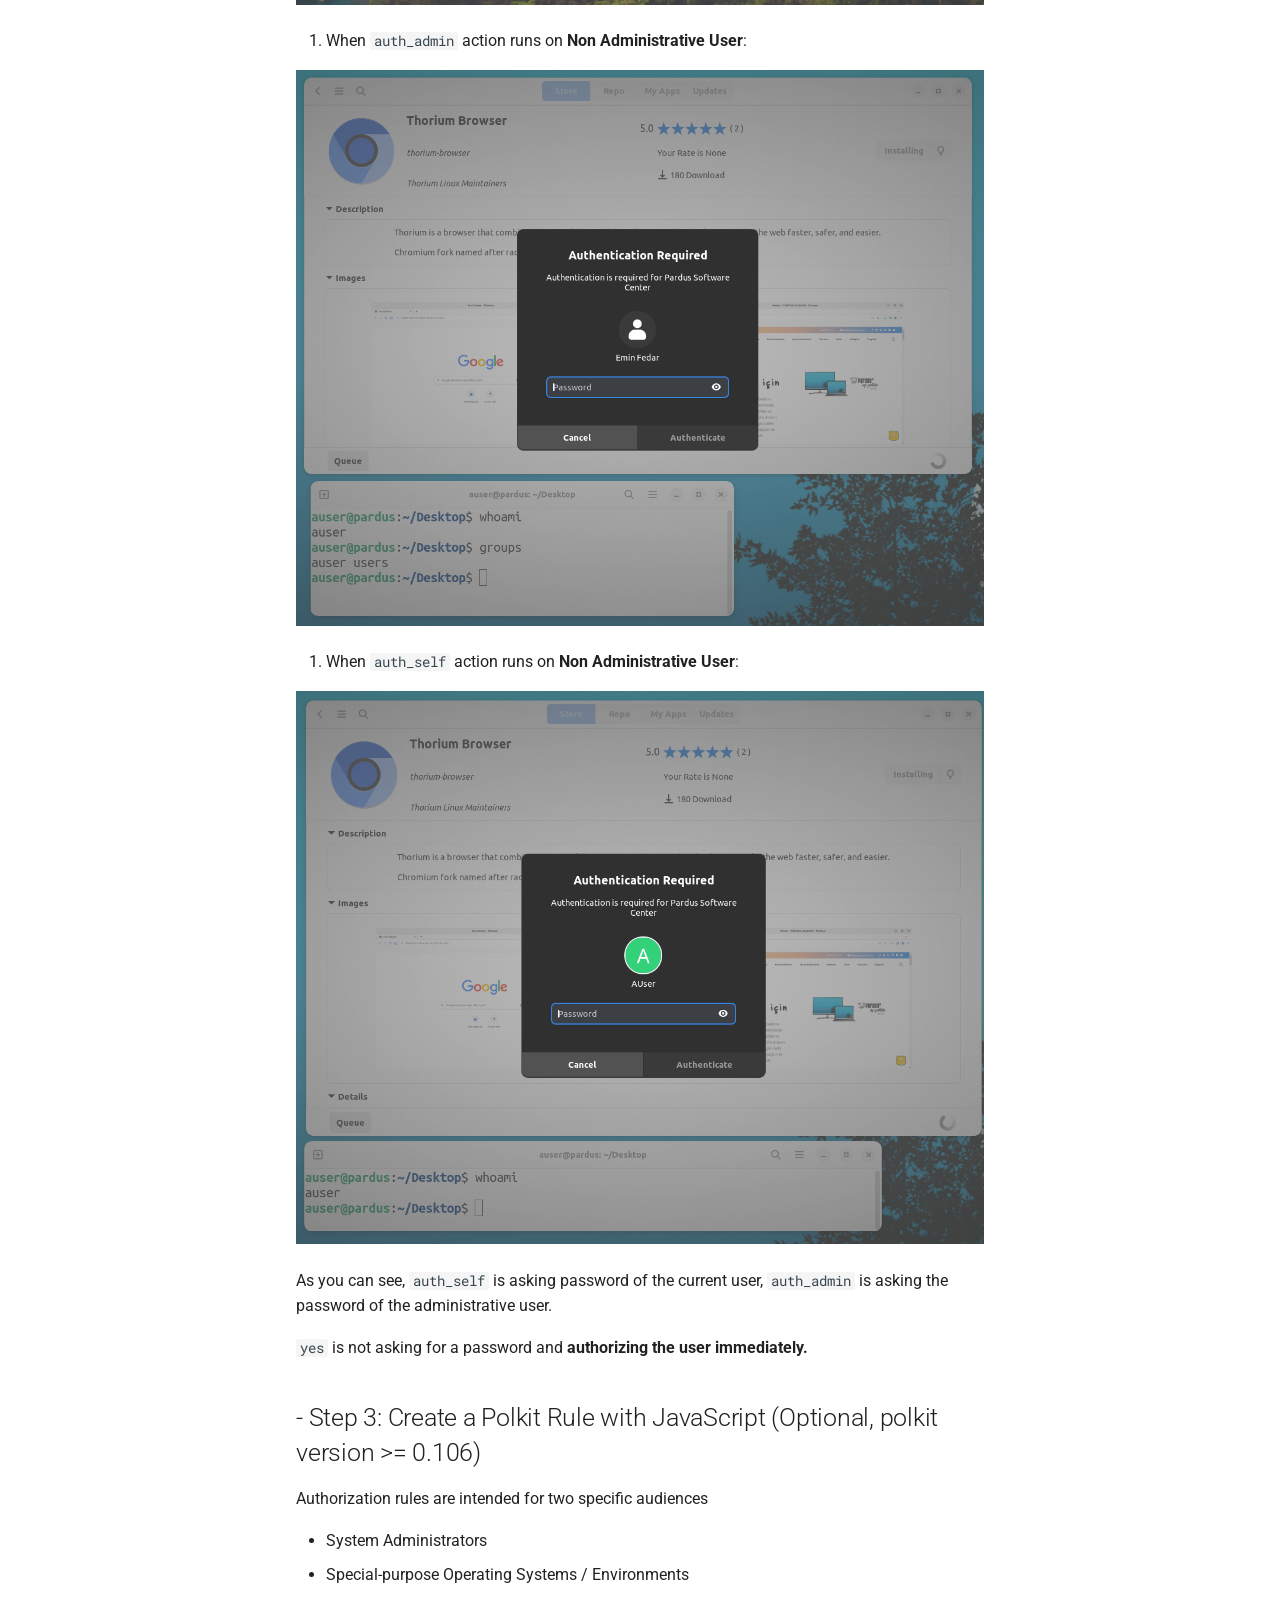
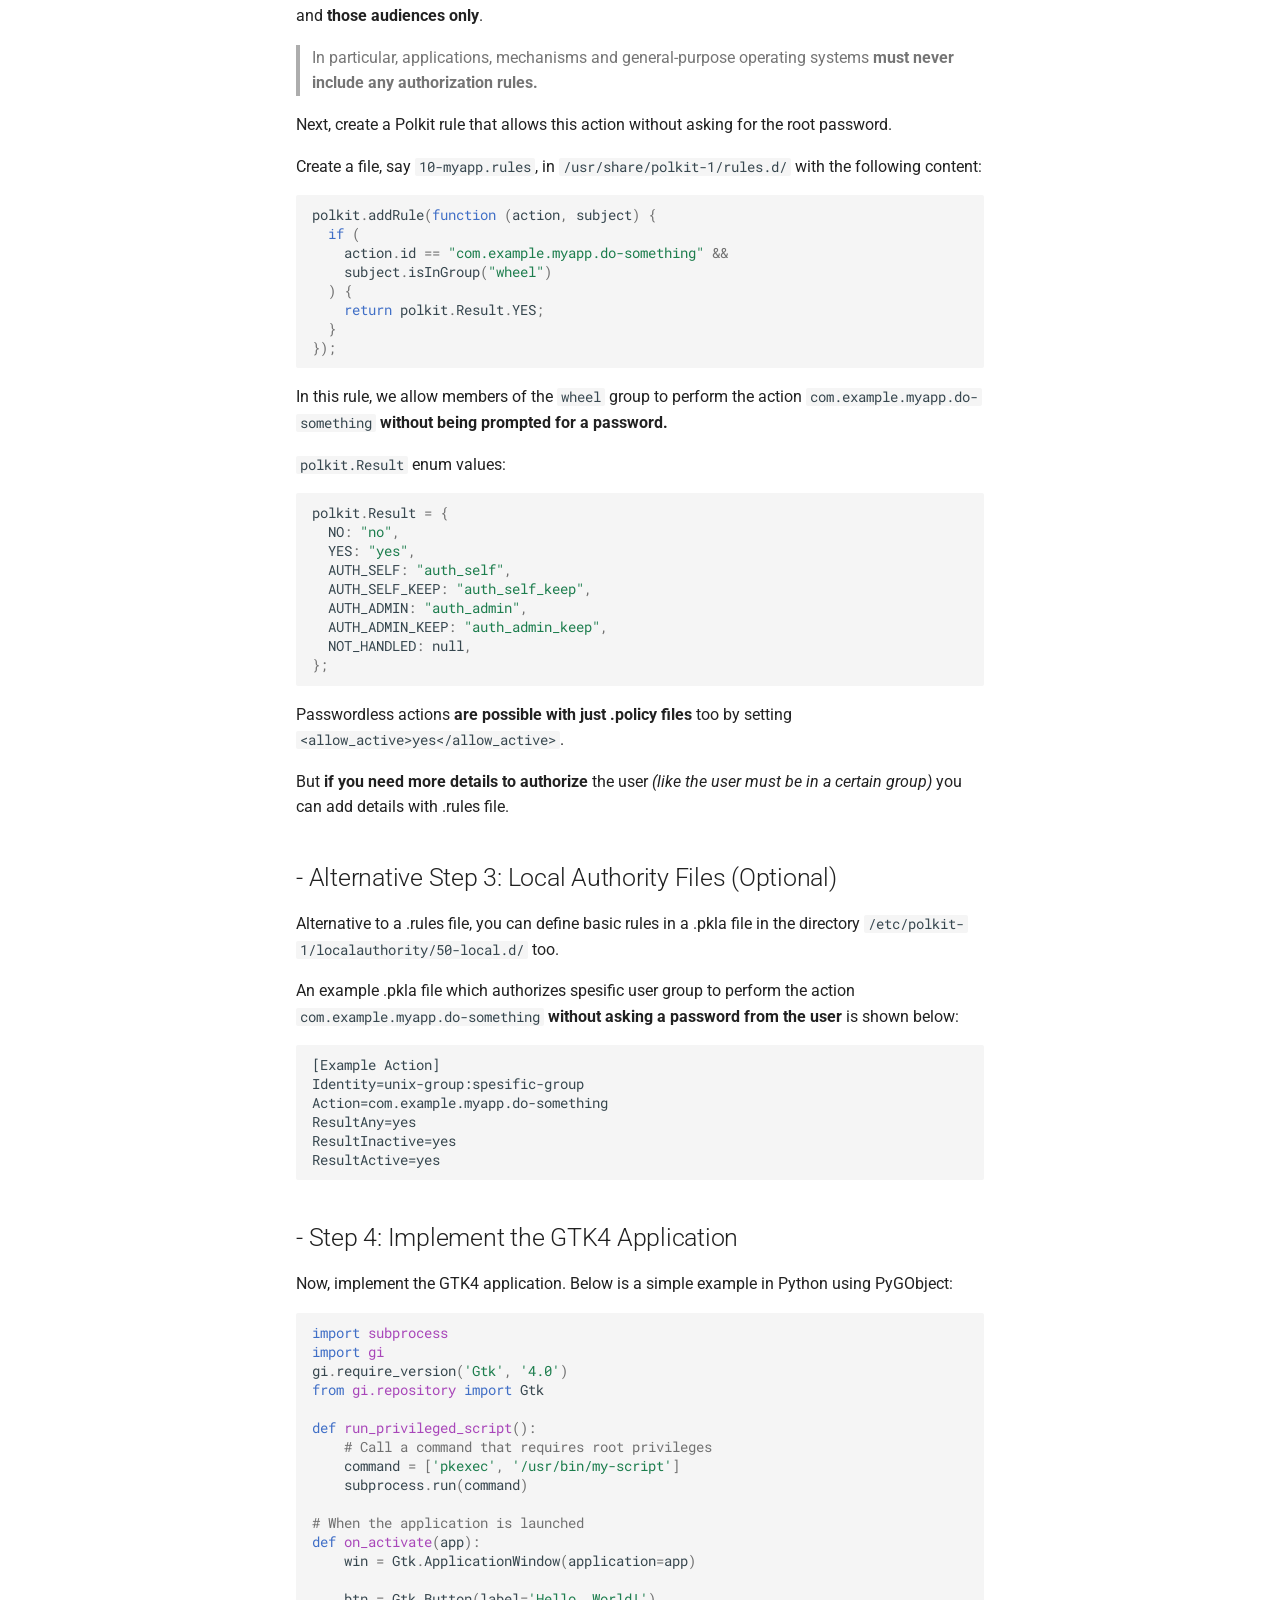
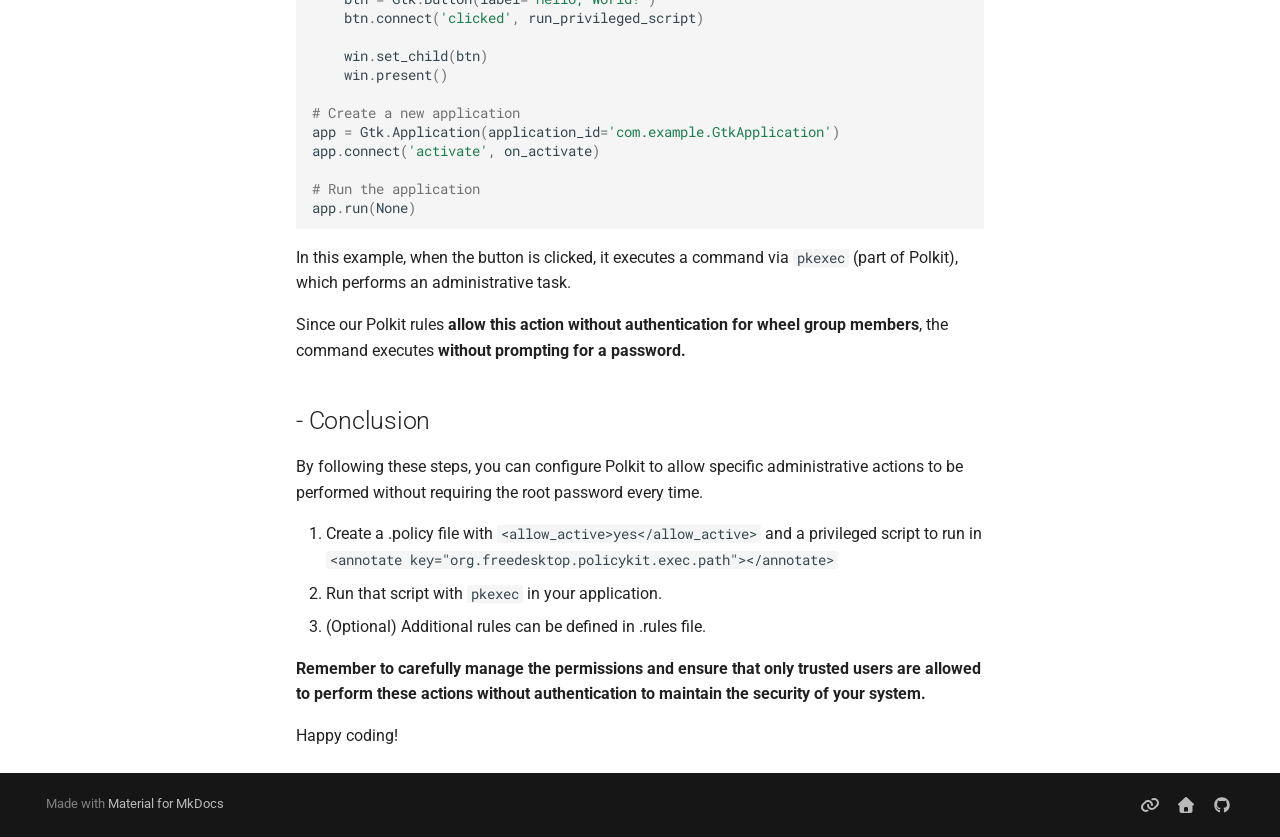
<file: wiki/linux/polkit/index.html>
<!doctype html>
<html lang="en" class="no-js">
  <head>
    
      <meta charset="utf-8">
      <meta name="viewport" content="width=device-width,initial-scale=1">
      
        <meta name="description" content="Pardus Linux website">
      
      
      
        <link rel="canonical" href="https://pardus.github.io/wiki/linux/polkit/">
      
      
        <link rel="prev" href="../../../contact/">
      
      
        <link rel="next" href="../../c-programming/01-hello-world/">
      
      
        
      
      
      <link rel="icon" href="../../../assets/img-header-logo.svg">
      <meta name="generator" content="mkdocs-1.6.1, mkdocs-material-9.7.7">
    
    
      
        <title>Polkit - Pardus</title>
      
    
    
      <link rel="stylesheet" href="../../../assets/stylesheets/main.ec1eaa64.min.css">
      
        
        <link rel="stylesheet" href="../../../assets/stylesheets/palette.ab4e12ef.min.css">
      
      


    
    
      
    
    
      
        
        
        <link rel="preconnect" href="https://fonts.gstatic.com" crossorigin>
        <link rel="stylesheet" href="https://fonts.googleapis.com/css?family=Roboto:300,300i,400,400i,700,700i%7CRoboto+Mono:400,400i,700,700i&display=fallback">
        <style>:root{--md-text-font:"Roboto";--md-code-font:"Roboto Mono"}</style>
      
    
    
      <link rel="stylesheet" href="../../../stylesheets/extra.css">
    
    <script>__md_scope=new URL("../../..",location),__md_hash=e=>[...e].reduce(((e,_)=>(e<<5)-e+_.charCodeAt(0)),0),__md_get=(e,_=localStorage,t=__md_scope)=>JSON.parse(_.getItem(t.pathname+"."+e)),__md_set=(e,_,t=localStorage,a=__md_scope)=>{try{t.setItem(a.pathname+"."+e,JSON.stringify(_))}catch(e){}}</script>
    
      

    
    
  </head>
  
  
    
    
    
    
    
    <body dir="ltr" data-md-color-scheme="default" data-md-color-primary="custom" data-md-color-accent="teal">
  
    
    <input class="md-toggle" data-md-toggle="drawer" type="checkbox" id="__drawer" autocomplete="off">
    <input class="md-toggle" data-md-toggle="search" type="checkbox" id="__search" autocomplete="off">
    <label class="md-overlay" for="__drawer"></label>
    <div data-md-component="skip">
      
        
        <a href="#20240530-emin-fedar" class="md-skip">
          Skip to content
        </a>
      
    </div>
    <div data-md-component="announce">
      
    </div>
    
    
      

  

<header class="md-header md-header--shadow" data-md-component="header">
  <nav class="md-header__inner md-grid" aria-label="Header">
    <a href="../../.." title="Pardus" class="md-header__button md-logo" aria-label="Pardus" data-md-component="logo">
      
  <img src="../../../assets/img-header-logo-white.svg" alt="logo">

    </a>
    <label class="md-header__button md-icon" for="__drawer">
      
      <svg xmlns="http://www.w3.org/2000/svg" viewBox="0 0 24 24"><path d="M3 6h18v2H3zm0 5h18v2H3zm0 5h18v2H3z"/></svg>
    </label>
    <div class="md-header__title" data-md-component="header-title">
      <div class="md-header__ellipsis">
        <div class="md-header__topic">
          <span class="md-ellipsis">
            Pardus
          </span>
        </div>
        <div class="md-header__topic" data-md-component="header-topic">
          <span class="md-ellipsis">
            
              Polkit
            
          </span>
        </div>
      </div>
    </div>
    
      
    
    
    
    
      
      
        <label class="md-header__button md-icon" for="__search">
          
          <svg xmlns="http://www.w3.org/2000/svg" viewBox="0 0 24 24"><path d="M9.5 3A6.5 6.5 0 0 1 16 9.5c0 1.61-.59 3.09-1.56 4.23l.27.27h.79l5 5-1.5 1.5-5-5v-.79l-.27-.27A6.52 6.52 0 0 1 9.5 16 6.5 6.5 0 0 1 3 9.5 6.5 6.5 0 0 1 9.5 3m0 2C7 5 5 7 5 9.5S7 14 9.5 14 14 12 14 9.5 12 5 9.5 5"/></svg>
        </label>
        <div class="md-search" data-md-component="search" role="dialog">
  <label class="md-search__overlay" for="__search"></label>
  <div class="md-search__inner" role="search">
    <form class="md-search__form" name="search">
      <input type="text" class="md-search__input" name="query" aria-label="Search" placeholder="Search" autocapitalize="off" autocorrect="off" autocomplete="off" spellcheck="false" data-md-component="search-query" required>
      <label class="md-search__icon md-icon" for="__search">
        
        <svg xmlns="http://www.w3.org/2000/svg" viewBox="0 0 24 24"><path d="M9.5 3A6.5 6.5 0 0 1 16 9.5c0 1.61-.59 3.09-1.56 4.23l.27.27h.79l5 5-1.5 1.5-5-5v-.79l-.27-.27A6.52 6.52 0 0 1 9.5 16 6.5 6.5 0 0 1 3 9.5 6.5 6.5 0 0 1 9.5 3m0 2C7 5 5 7 5 9.5S7 14 9.5 14 14 12 14 9.5 12 5 9.5 5"/></svg>
        
        <svg xmlns="http://www.w3.org/2000/svg" viewBox="0 0 24 24"><path d="M20 11v2H8l5.5 5.5-1.42 1.42L4.16 12l7.92-7.92L13.5 5.5 8 11z"/></svg>
      </label>
      <nav class="md-search__options" aria-label="Search">
        
        <button type="reset" class="md-search__icon md-icon" title="Clear" aria-label="Clear" tabindex="-1">
          
          <svg xmlns="http://www.w3.org/2000/svg" viewBox="0 0 24 24"><path d="M19 6.41 17.59 5 12 10.59 6.41 5 5 6.41 10.59 12 5 17.59 6.41 19 12 13.41 17.59 19 19 17.59 13.41 12z"/></svg>
        </button>
      </nav>
      
    </form>
    <div class="md-search__output">
      <div class="md-search__scrollwrap" tabindex="0" data-md-scrollfix>
        <div class="md-search-result" data-md-component="search-result">
          <div class="md-search-result__meta">
            Initializing search
          </div>
          <ol class="md-search-result__list" role="presentation"></ol>
        </div>
      </div>
    </div>
  </div>
</div>
      
    
    
  </nav>
  
</header>
    
    <div class="md-container" data-md-component="container">
      
      
        
          
        
      
      <main class="md-main" data-md-component="main">
        <div class="md-main__inner md-grid">
          
            
              
              <div class="md-sidebar md-sidebar--primary" data-md-component="sidebar" data-md-type="navigation" >
                <div class="md-sidebar__scrollwrap">
                  <div class="md-sidebar__inner">
                    



<nav class="md-nav md-nav--primary" aria-label="Navigation" data-md-level="0">
  <label class="md-nav__title" for="__drawer">
    <a href="../../.." title="Pardus" class="md-nav__button md-logo" aria-label="Pardus" data-md-component="logo">
      
  <img src="../../../assets/img-header-logo-white.svg" alt="logo">

    </a>
    Pardus
  </label>
  
  <ul class="md-nav__list" data-md-scrollfix>
    
      
      
  
  
  
  
    <li class="md-nav__item">
      <a href="../../.." class="md-nav__link">
        
  
  
  <span class="md-ellipsis">
    
  
    Home
  

    
  </span>
  
  

      </a>
    </li>
  

    
      
      
  
  
  
  
    <li class="md-nav__item">
      <a href="../../../download/" class="md-nav__link">
        
  
  
  <span class="md-ellipsis">
    
  
    Download
  

    
  </span>
  
  

      </a>
    </li>
  

    
      
      
  
  
  
  
    <li class="md-nav__item">
      <a href="../../../screenshot/screenshot/" class="md-nav__link">
        
  
  
  <span class="md-ellipsis">
    
  
    Screenshot
  

    
  </span>
  
  

      </a>
    </li>
  

    
      
      
  
  
  
  
    <li class="md-nav__item">
      <a href="../../../lifecycle/" class="md-nav__link">
        
  
  
  <span class="md-ellipsis">
    
  
    Lifecycle
  

    
  </span>
  
  

      </a>
    </li>
  

    
      
      
  
  
  
  
    <li class="md-nav__item">
      <a href="../../../contact/" class="md-nav__link">
        
  
  
  <span class="md-ellipsis">
    
  
    Contact
  

    
  </span>
  
  

      </a>
    </li>
  

    
      
      
  
  
    
  
  
  
    
    
    
    
    
    <li class="md-nav__item md-nav__item--active md-nav__item--nested">
      
        
        
        <input class="md-nav__toggle md-toggle " type="checkbox" id="__nav_6" checked>
        
          
          <label class="md-nav__link" for="__nav_6" id="__nav_6_label" tabindex="0">
            
  
  
  <span class="md-ellipsis">
    
  
    Wiki
  

    
  </span>
  
  

            <span class="md-nav__icon md-icon"></span>
          </label>
        
        <nav class="md-nav" data-md-level="1" aria-labelledby="__nav_6_label" aria-expanded="true">
          <label class="md-nav__title" for="__nav_6">
            <span class="md-nav__icon md-icon"></span>
            
  
    Wiki
  

          </label>
          <ul class="md-nav__list" data-md-scrollfix>
            
              
                
  
  
    
  
  
  
    
    
    
    
    
    <li class="md-nav__item md-nav__item--active md-nav__item--nested">
      
        
        
        <input class="md-nav__toggle md-toggle " type="checkbox" id="__nav_6_1" checked>
        
          
          <label class="md-nav__link" for="__nav_6_1" id="__nav_6_1_label" tabindex="0">
            
  
  
  <span class="md-ellipsis">
    
  
    Linux
  

    
  </span>
  
  

            <span class="md-nav__icon md-icon"></span>
          </label>
        
        <nav class="md-nav" data-md-level="2" aria-labelledby="__nav_6_1_label" aria-expanded="true">
          <label class="md-nav__title" for="__nav_6_1">
            <span class="md-nav__icon md-icon"></span>
            
  
    Linux
  

          </label>
          <ul class="md-nav__list" data-md-scrollfix>
            
              
                
  
  
    
  
  
  
    <li class="md-nav__item md-nav__item--active">
      
      <input class="md-nav__toggle md-toggle" type="checkbox" id="__toc">
      
      
      
        <label class="md-nav__link md-nav__link--active" for="__toc">
          
  
  
  <span class="md-ellipsis">
    
  
    Polkit
  

    
  </span>
  
  

          <span class="md-nav__icon md-icon"></span>
        </label>
      
      <a href="./" class="md-nav__link md-nav__link--active">
        
  
  
  <span class="md-ellipsis">
    
  
    Polkit
  

    
  </span>
  
  

      </a>
      
        

<nav class="md-nav md-nav--secondary" aria-label="Table of contents">
  
  
  
  
    <label class="md-nav__title" for="__toc">
      <span class="md-nav__icon md-icon"></span>
      Table of contents
    </label>
    <ul class="md-nav__list" data-md-component="toc" data-md-scrollfix>
      
        <li class="md-nav__item">
  <a href="#20240530-emin-fedar" class="md-nav__link">
    <span class="md-ellipsis">
      
        2024.05.30 - Emin Fedar
      
    </span>
  </a>
  
</li>
      
        <li class="md-nav__item">
  <a href="#using-polkit-to-perform-root-privilege-actions-in-a-gtk-application-without-asking-for-root-password" class="md-nav__link">
    <span class="md-ellipsis">
      
        Using Polkit to Perform Root Privilege Actions in a GTK Application Without Asking for Root Password
      
    </span>
  </a>
  
    <nav class="md-nav" aria-label="Using Polkit to Perform Root Privilege Actions in a GTK Application Without Asking for Root Password">
      <ul class="md-nav__list">
        
          <li class="md-nav__item">
  <a href="#-prerequisites" class="md-nav__link">
    <span class="md-ellipsis">
      
        - Prerequisites
      
    </span>
  </a>
  
</li>
        
          <li class="md-nav__item">
  <a href="#-step-1-understand-polkit-and-its-configuration" class="md-nav__link">
    <span class="md-ellipsis">
      
        - Step 1: Understand Polkit and its Configuration
      
    </span>
  </a>
  
</li>
        
          <li class="md-nav__item">
  <a href="#-step-2-define-a-custom-action-xml" class="md-nav__link">
    <span class="md-ellipsis">
      
        - Step 2: Define a Custom Action (XML)
      
    </span>
  </a>
  
</li>
        
          <li class="md-nav__item">
  <a href="#-examples" class="md-nav__link">
    <span class="md-ellipsis">
      
        - Examples
      
    </span>
  </a>
  
</li>
        
          <li class="md-nav__item">
  <a href="#-step-3-create-a-polkit-rule-with-javascript-optional-polkit-version-0106" class="md-nav__link">
    <span class="md-ellipsis">
      
        - Step 3: Create a Polkit Rule with JavaScript (Optional, polkit version &gt;= 0.106)
      
    </span>
  </a>
  
</li>
        
          <li class="md-nav__item">
  <a href="#-alternative-step-3-local-authority-files-optional" class="md-nav__link">
    <span class="md-ellipsis">
      
        - Alternative Step 3: Local Authority Files (Optional)
      
    </span>
  </a>
  
</li>
        
          <li class="md-nav__item">
  <a href="#-step-4-implement-the-gtk4-application" class="md-nav__link">
    <span class="md-ellipsis">
      
        - Step 4: Implement the GTK4 Application
      
    </span>
  </a>
  
</li>
        
          <li class="md-nav__item">
  <a href="#-conclusion" class="md-nav__link">
    <span class="md-ellipsis">
      
        - Conclusion
      
    </span>
  </a>
  
</li>
        
      </ul>
    </nav>
  
</li>
      
    </ul>
  
</nav>
      
    </li>
  

              
            
          </ul>
        </nav>
      
    </li>
  

              
            
              
                
  
  
  
  
    
    
    
    
    
    <li class="md-nav__item md-nav__item--nested">
      
        
        
        <input class="md-nav__toggle md-toggle " type="checkbox" id="__nav_6_2" >
        
          
          <label class="md-nav__link" for="__nav_6_2" id="__nav_6_2_label" tabindex="0">
            
  
  
  <span class="md-ellipsis">
    
  
    C Programming
  

    
  </span>
  
  

            <span class="md-nav__icon md-icon"></span>
          </label>
        
        <nav class="md-nav" data-md-level="2" aria-labelledby="__nav_6_2_label" aria-expanded="false">
          <label class="md-nav__title" for="__nav_6_2">
            <span class="md-nav__icon md-icon"></span>
            
  
    C Programming
  

          </label>
          <ul class="md-nav__list" data-md-scrollfix>
            
              
                
  
  
  
  
    <li class="md-nav__item">
      <a href="../../c-programming/01-hello-world/" class="md-nav__link">
        
  
  
  <span class="md-ellipsis">
    
  
    01 Hello World
  

    
  </span>
  
  

      </a>
    </li>
  

              
            
              
                
  
  
  
  
    <li class="md-nav__item">
      <a href="../../c-programming/02-syntax/" class="md-nav__link">
        
  
  
  <span class="md-ellipsis">
    
  
    02 Syntax
  

    
  </span>
  
  

      </a>
    </li>
  

              
            
          </ul>
        </nav>
      
    </li>
  

              
            
              
                
  
  
  
  
    
    
    
    
    
    <li class="md-nav__item md-nav__item--nested">
      
        
        
        <input class="md-nav__toggle md-toggle " type="checkbox" id="__nav_6_3" >
        
          
          <label class="md-nav__link" for="__nav_6_3" id="__nav_6_3_label" tabindex="0">
            
  
  
  <span class="md-ellipsis">
    
  
    Python Gtk 4.0
  

    
  </span>
  
  

            <span class="md-nav__icon md-icon"></span>
          </label>
        
        <nav class="md-nav" data-md-level="2" aria-labelledby="__nav_6_3_label" aria-expanded="false">
          <label class="md-nav__title" for="__nav_6_3">
            <span class="md-nav__icon md-icon"></span>
            
  
    Python Gtk 4.0
  

          </label>
          <ul class="md-nav__list" data-md-scrollfix>
            
              
                
  
  
  
  
    <li class="md-nav__item">
      <a href="../../python-gtk/01-gtk-hello/" class="md-nav__link">
        
  
  
  <span class="md-ellipsis">
    
  
    01 Hello Gtk
  

    
  </span>
  
  

      </a>
    </li>
  

              
            
              
                
  
  
  
  
    <li class="md-nav__item">
      <a href="../../python-gtk/02-gtk-containers/" class="md-nav__link">
        
  
  
  <span class="md-ellipsis">
    
  
    02 Gtk Containers
  

    
  </span>
  
  

      </a>
    </li>
  

              
            
          </ul>
        </nav>
      
    </li>
  

              
            
          </ul>
        </nav>
      
    </li>
  

    
  </ul>
</nav>
                  </div>
                </div>
              </div>
            
            
              
              <div class="md-sidebar md-sidebar--secondary" data-md-component="sidebar" data-md-type="toc" >
                <div class="md-sidebar__scrollwrap">
                  <div class="md-sidebar__inner">
                    

<nav class="md-nav md-nav--secondary" aria-label="Table of contents">
  
  
  
  
    <label class="md-nav__title" for="__toc">
      <span class="md-nav__icon md-icon"></span>
      Table of contents
    </label>
    <ul class="md-nav__list" data-md-component="toc" data-md-scrollfix>
      
        <li class="md-nav__item">
  <a href="#20240530-emin-fedar" class="md-nav__link">
    <span class="md-ellipsis">
      
        2024.05.30 - Emin Fedar
      
    </span>
  </a>
  
</li>
      
        <li class="md-nav__item">
  <a href="#using-polkit-to-perform-root-privilege-actions-in-a-gtk-application-without-asking-for-root-password" class="md-nav__link">
    <span class="md-ellipsis">
      
        Using Polkit to Perform Root Privilege Actions in a GTK Application Without Asking for Root Password
      
    </span>
  </a>
  
    <nav class="md-nav" aria-label="Using Polkit to Perform Root Privilege Actions in a GTK Application Without Asking for Root Password">
      <ul class="md-nav__list">
        
          <li class="md-nav__item">
  <a href="#-prerequisites" class="md-nav__link">
    <span class="md-ellipsis">
      
        - Prerequisites
      
    </span>
  </a>
  
</li>
        
          <li class="md-nav__item">
  <a href="#-step-1-understand-polkit-and-its-configuration" class="md-nav__link">
    <span class="md-ellipsis">
      
        - Step 1: Understand Polkit and its Configuration
      
    </span>
  </a>
  
</li>
        
          <li class="md-nav__item">
  <a href="#-step-2-define-a-custom-action-xml" class="md-nav__link">
    <span class="md-ellipsis">
      
        - Step 2: Define a Custom Action (XML)
      
    </span>
  </a>
  
</li>
        
          <li class="md-nav__item">
  <a href="#-examples" class="md-nav__link">
    <span class="md-ellipsis">
      
        - Examples
      
    </span>
  </a>
  
</li>
        
          <li class="md-nav__item">
  <a href="#-step-3-create-a-polkit-rule-with-javascript-optional-polkit-version-0106" class="md-nav__link">
    <span class="md-ellipsis">
      
        - Step 3: Create a Polkit Rule with JavaScript (Optional, polkit version &gt;= 0.106)
      
    </span>
  </a>
  
</li>
        
          <li class="md-nav__item">
  <a href="#-alternative-step-3-local-authority-files-optional" class="md-nav__link">
    <span class="md-ellipsis">
      
        - Alternative Step 3: Local Authority Files (Optional)
      
    </span>
  </a>
  
</li>
        
          <li class="md-nav__item">
  <a href="#-step-4-implement-the-gtk4-application" class="md-nav__link">
    <span class="md-ellipsis">
      
        - Step 4: Implement the GTK4 Application
      
    </span>
  </a>
  
</li>
        
          <li class="md-nav__item">
  <a href="#-conclusion" class="md-nav__link">
    <span class="md-ellipsis">
      
        - Conclusion
      
    </span>
  </a>
  
</li>
        
      </ul>
    </nav>
  
</li>
      
    </ul>
  
</nav>
                  </div>
                </div>
              </div>
            
          
          
            <div class="md-content" data-md-component="content">
              
              <article class="md-content__inner md-typeset">
                
                  



<h4 id="20240530-emin-fedar">2024.05.30 - <a href="https://github.com/eminfedar">Emin Fedar</a></h4>
<h1 id="using-polkit-to-perform-root-privilege-actions-in-a-gtk-application-without-asking-for-root-password">Using Polkit to Perform Root Privilege Actions in a GTK Application Without Asking for Root Password</h1>
<p>In many Linux distributions, performing administrative tasks typically requires root privileges.</p>
<p><strong>However, constantly entering the root password can be cumbersome, especially for repetitive tasks within a graphical application. Another case is that an unprivileged user should be able to do something a privileged user can do but without entering a root password.</strong></p>
<p>Polkit (PolicyKit) is a toolkit for defining and handling authorizations, providing a way to centralize the management of system-wide privileges. By configuring Polkit correctly, we can allow certain actions to be performed without requiring the user to enter the root password every time.</p>
<blockquote>
<p>This blog post will guide you through the process of using Polkit to perform an action that requires root privileges in a GTK application by clicking a button, without prompting the user for the root password.</p>
</blockquote>
<h2 id="-prerequisites">- Prerequisites</h2>
<p>Before we begin, ensure that you have the following:</p>
<ul>
<li>A Linux distribution with Polkit installed(most of them already have).</li>
<li>Basic knowledge of creating Python + GTK applications.</li>
<li>Root access to your system to add new Polkit configurations.</li>
</ul>
<h2 id="-step-1-understand-polkit-and-its-configuration">- Step 1: Understand Polkit and its Configuration</h2>
<p>Polkit operates by defining actions that correspond to specific system-wide privileges.</p>
<p>You can define a policy in here:</p>
<ul>
<li>XML Policy <em>(.policy)</em>: <code>/usr/share/polkit-1/actions/</code></li>
</ul>
<p>And you can define additional rules for a policy or policies here:</p>
<ul>
<li>JavaScript Rules <em>(.rules)</em>: <code>/usr/share/polkit-1/rules.d/</code> <strong><em>(new way)</em></strong></li>
<li>Local Authority Rules <em>(.pkla)</em>: <code>/etc/polkit-1/localauthority/50-local.d/</code> <strong><em>(old way)</em></strong></li>
</ul>
<h2 id="-step-2-define-a-custom-action-xml">- Step 2: Define a Custom Action (XML)</h2>
<p>First, define a custom action for your application. Create an XML file, say <code>com.example.myapp.policy</code> <em>(usually your.application.id.policy is the filename)</em>, in <code>/usr/share/polkit-1/actions/</code>.</p>
<p>Here is a real life example .policy file content used in Pardus Software(pardus-software):</p>
<div class="highlight"><pre><span></span><code><span class="cp">&lt;?xml version=&quot;1.0&quot; encoding=&quot;UTF-8&quot;?&gt;</span>
<span class="cp">&lt;!DOCTYPE policyconfig PUBLIC &quot;-//freedesktop//DTD PolicyKit Policy Configuration 1.0//EN&quot; &quot;http://www.freedesktop.org/standards/PolicyKit/1.0/policyconfig.dtd&quot;&gt;</span>
<span class="nt">&lt;policyconfig&gt;</span>
<span class="w">  </span><span class="nt">&lt;vendor&gt;</span>Pardus<span class="w"> </span>Developers<span class="nt">&lt;/vendor&gt;</span>
<span class="w">  </span><span class="nt">&lt;vendor_url&gt;</span>https://www.pardus.org.tr<span class="nt">&lt;/vendor_url&gt;</span>

<span class="w">  </span><span class="nt">&lt;action</span><span class="w"> </span><span class="na">id=</span><span class="s">&quot;tr.org.pardus.pkexec.pardus-software-action&quot;</span><span class="nt">&gt;</span>
<span class="w">    </span><span class="nt">&lt;description&gt;</span>Pardus<span class="w"> </span>Software<span class="w"> </span>Center<span class="w"> </span>Authentication<span class="nt">&lt;/description&gt;</span>
<span class="w">    </span><span class="nt">&lt;message&gt;</span>Authentication<span class="w"> </span>is<span class="w"> </span>required<span class="w"> </span>for<span class="w"> </span>Pardus<span class="w"> </span>Software<span class="w"> </span>Center<span class="nt">&lt;/message&gt;</span>
<span class="w">    </span><span class="nt">&lt;message</span><span class="w"> </span><span class="na">xml:lang=</span><span class="s">&quot;tr&quot;</span><span class="nt">&gt;</span>Pardus<span class="w"> </span>Yazılım<span class="w"> </span>Merkezi<span class="w"> </span>için<span class="w"> </span>yetkilendirme<span class="w"> </span>gerekiyor<span class="nt">&lt;/message&gt;</span>
<span class="w">    </span><span class="nt">&lt;icon_name&gt;</span>preferences-system<span class="nt">&lt;/icon_name&gt;</span>

<span class="w">    </span><span class="nt">&lt;defaults&gt;</span>
<span class="w">      </span><span class="nt">&lt;allow_any&gt;</span>auth_admin<span class="nt">&lt;/allow_any&gt;</span>
<span class="w">      </span><span class="nt">&lt;allow_inactive&gt;</span>auth_admin<span class="nt">&lt;/allow_inactive&gt;</span>
<span class="w">      </span><span class="nt">&lt;allow_active&gt;</span>auth_admin_keep<span class="nt">&lt;/allow_active&gt;</span>
<span class="w">    </span><span class="nt">&lt;/defaults&gt;</span>

<span class="w">    </span><span class="nt">&lt;annotate</span><span class="w"> </span><span class="na">key=</span><span class="s">&quot;org.freedesktop.policykit.exec.path&quot;</span><span class="nt">&gt;</span>/usr/share/pardus/pardus-software/src/Actions.py<span class="nt">&lt;/annotate&gt;</span>
<span class="w">    </span><span class="nt">&lt;annotate</span><span class="w"> </span><span class="na">key=</span><span class="s">&quot;org.freedesktop.policykit.exec.allow_gui&quot;</span><span class="nt">&gt;</span>true<span class="nt">&lt;/annotate&gt;</span>
<span class="w">  </span><span class="nt">&lt;/action&gt;</span>
<span class="nt">&lt;/policyconfig&gt;</span>
</code></pre></div>
<p>Let's examine the .policy file line by line:</p>
<p><code>&lt;policyconfig&gt;</code> is the base tag:</p>
<div class="highlight"><pre><span></span><code><span class="cp">&lt;?xml version=&quot;1.0&quot; encoding=&quot;UTF-8&quot;?&gt;</span>
<span class="cp">&lt;!DOCTYPE policyconfig PUBLIC &quot;-//freedesktop//DTD PolicyKit Policy Configuration 1.0//EN&quot; &quot;http://www.freedesktop.org/standards/PolicyKit/1.0/policyconfig.dtd&quot;&gt;</span>
<span class="nt">&lt;policyconfig&gt;</span>

<span class="w">    </span>...

<span class="nt">&lt;/policyconfig&gt;</span>
</code></pre></div>
<p><code>&lt;vendor&gt;</code> to inform user about who is the developer of the application:</p>
<div class="highlight"><pre><span></span><code><span class="w">  </span><span class="nt">&lt;vendor&gt;</span>Pardus<span class="w"> </span>Developers<span class="nt">&lt;/vendor&gt;</span>
<span class="w">  </span><span class="nt">&lt;vendor_url&gt;</span>https://www.pardus.org.tr<span class="nt">&lt;/vendor_url&gt;</span>
</code></pre></div>
<p><code>&lt;action&gt;</code> tag defines the action that is to be performed:</p>
<div class="highlight"><pre><span></span><code><span class="w">  </span><span class="nt">&lt;action</span><span class="w"> </span><span class="na">id=</span><span class="s">&quot;tr.org.pardus.pkexec.pardus-software-action&quot;</span><span class="nt">&gt;</span>
<span class="w">    </span><span class="nt">&lt;description&gt;</span>Pardus<span class="w"> </span>Software<span class="w"> </span>Center<span class="w"> </span>Authentication<span class="nt">&lt;/description&gt;</span>
<span class="w">    </span><span class="nt">&lt;message&gt;</span>Authentication<span class="w"> </span>is<span class="w"> </span>required<span class="w"> </span>for<span class="w"> </span>Pardus<span class="w"> </span>Software<span class="w"> </span>Center<span class="nt">&lt;/message&gt;</span>
<span class="w">    </span><span class="nt">&lt;message</span><span class="w"> </span><span class="na">xml:lang=</span><span class="s">&quot;tr&quot;</span><span class="nt">&gt;</span>Pardus<span class="w"> </span>Yazılım<span class="w"> </span>Merkezi<span class="w"> </span>için<span class="w"> </span>yetkilendirme<span class="w"> </span>gerekiyor<span class="nt">&lt;/message&gt;</span>
<span class="w">    </span><span class="nt">&lt;icon_name&gt;</span>preferences-system<span class="nt">&lt;/icon_name&gt;</span>

<span class="w">    </span><span class="nt">&lt;defaults&gt;</span>
<span class="w">      </span><span class="nt">&lt;allow_any&gt;</span>auth_admin<span class="nt">&lt;/allow_any&gt;</span>
<span class="w">      </span><span class="nt">&lt;allow_inactive&gt;</span>auth_admin<span class="nt">&lt;/allow_inactive&gt;</span>
<span class="w">      </span><span class="nt">&lt;allow_active&gt;</span>auth_admin_keep<span class="nt">&lt;/allow_active&gt;</span>
<span class="w">    </span><span class="nt">&lt;/defaults&gt;</span>

<span class="w">    </span><span class="nt">&lt;annotate</span><span class="w"> </span><span class="na">key=</span><span class="s">&quot;org.freedesktop.policykit.exec.path&quot;</span><span class="nt">&gt;</span>/usr/share/pardus/pardus-software/src/Actions.py<span class="nt">&lt;/annotate&gt;</span>
<span class="w">    </span><span class="nt">&lt;annotate</span><span class="w"> </span><span class="na">key=</span><span class="s">&quot;org.freedesktop.policykit.exec.allow_gui&quot;</span><span class="nt">&gt;</span>true<span class="nt">&lt;/annotate&gt;</span>
<span class="w">  </span><span class="nt">&lt;/action&gt;</span>
</code></pre></div>
<p><code>&lt;defaults&gt;</code> tag specifies implicit authorizations for clients [[1]]:</p>
<div class="highlight"><pre><span></span><code><span class="w">    </span><span class="nt">&lt;defaults&gt;</span>
<span class="w">      </span><span class="nt">&lt;allow_any&gt;</span>auth_admin<span class="nt">&lt;/allow_any&gt;</span>
<span class="w">      </span><span class="nt">&lt;allow_inactive&gt;</span>auth_admin<span class="nt">&lt;/allow_inactive&gt;</span>
<span class="w">      </span><span class="nt">&lt;allow_active&gt;</span>auth_admin_keep<span class="nt">&lt;/allow_active&gt;</span>
<span class="w">    </span><span class="nt">&lt;/defaults&gt;</span>
</code></pre></div>
<ul>
<li><code>allow_any</code>: Implicit authorizations that apply to <strong>any</strong> client. (Optional)</li>
<li><code>allow_inactive</code>: Implicit authorizations that apply to clients in <strong>inactive</strong> sessions on local consoles. (Optional)</li>
<li><code>allow_active</code>: Implicit authorizations that apply to clients in <strong>active</strong> sessions on local consoles. (Optional)</li>
</ul>
<p>Each of the <code>allow_any</code>, <code>allow_inactive</code> and <code>allow_active</code> elements can contain the following values [[1]]:</p>
<ul>
<li><code>no</code>: Not authorized.</li>
<li><code>yes</code>: Authorized <strong>without asking password.</strong></li>
<li><code>auth_self</code>: Asks the password of the user of the current session.</li>
</ul>
<blockquote>
<p>Note that <code>auth_self</code> is not restrictive enough for most uses on multi-user systems. <code>auth_admin</code> is generally recommended.</p>
<p>Because users are aware of their passwords but are unaware of the root or admin user password. Using auth_self can be acceptable if the modification just has an impact on the user itself.</p>
</blockquote>
<ul>
<li><code>auth_admin</code>: Asks the password of the <strong>root or administrative user.</strong></li>
<li>
<p><code>auth_self_keep</code>: Like <code>auth_self</code> but the authorization is kept for a brief period (e.g. five minutes). <em>The warning about <strong>auth_self</strong> above applies likewise.</em></p>
</li>
<li>
<p><code>auth_admin_keep</code>: Like <code>auth_admin</code> but the authorization is kept for a brief period (e.g. five minutes).</p>
</li>
</ul>
<p><code>&lt;annotate&gt;</code> Used for annotating an action with a key/value pair:</p>
<div class="highlight"><pre><span></span><code><span class="w">    </span><span class="nt">&lt;annotate</span><span class="w"> </span><span class="na">key=</span><span class="s">&quot;org.freedesktop.policykit.exec.path&quot;</span><span class="nt">&gt;</span>/usr/share/pardus/pardus-software/src/Actions.py<span class="nt">&lt;/annotate&gt;</span>
<span class="w">    </span><span class="nt">&lt;annotate</span><span class="w"> </span><span class="na">key=</span><span class="s">&quot;org.freedesktop.policykit.exec.allow_gui&quot;</span><span class="nt">&gt;</span>true<span class="nt">&lt;/annotate&gt;</span>
</code></pre></div>
<p>Here we defined <code>path</code> of the executable file, which can be executed with <code>pkexec</code>.</p>
<p>Setting the <code>allow_gui</code> true is important to make <code>pkexec</code> access the current user session environment of the user to work properly(<code>$DISPLAY</code> and <code>$XAUTHORITY</code> env variables are retained). [[2]]</p>
<p>Important annotations [[1]]:</p>
<ul>
<li><code>org.freedesktop.policykit.exec.path</code>: is used by the pkexec program shipped with polkit.
  <br> - (e.g.:<code>/usr/share/pardus/pardus-software/src/Actions.py</code>)</li>
<li><code>org.freedesktop.policykit.imply</code>: can be used to define meta actions. The way it works is that if a subject is authorized for an action with this annotation, then it is also authorized for any action specified by the annotation. A typical use of this annotation is when defining an UI shell with a single lock button that should unlock multiple actions from distinct mechanisms.
  <br> - (e.g.: <code>org.freedesktop.Flatpak.runtime-install org.freedesktop.Flatpak.runtime-update</code>) [[3]]</li>
<li><code>org.freedesktop.policykit.owner</code>: can be used to define a set of users who can query whether a client is authorized to perform this action.
  <br> - (e.g.: <code>unix-user:42 unix-user:colord unix-group:floppy</code>)</li>
</ul>
<h2 id="-examples">- Examples</h2>
<ul>
<li><strong>Emin Fedar</strong> is an Administrative User.</li>
<li>
<p><strong>AUser</strong> is a normal user.</p>
</li>
<li>
<p>When <code>auth_admin</code> action runs on <strong>Administrative User</strong>:</p>
</li>
</ul>
<p><img alt="auth_admin_keep example" src="../img/auth_admin_on_admin.png" /></p>
<ol>
<li>When <code>auth_admin</code> action runs on <strong>Non Administrative User</strong>:</li>
</ol>
<p><img alt="auth_admin_keep example" src="../img/auth_admin_on_other_user.png" /></p>
<ol>
<li>When <code>auth_self</code> action runs on <strong>Non Administrative User</strong>:</li>
</ol>
<p><img alt="auth_admin_keep example" src="../img/auth_self_on_other_user.png" /></p>
<p>As you can see, <code>auth_self</code> is asking password of the current user, <code>auth_admin</code> is asking the password of the administrative user.</p>
<p><code>yes</code> is not asking for a password and <strong>authorizing the user immediately.</strong></p>
<h2 id="-step-3-create-a-polkit-rule-with-javascript-optional-polkit-version-0106">- Step 3: Create a Polkit Rule with JavaScript (Optional, polkit version &gt;= 0.106)</h2>
<p>Authorization rules are intended for two specific audiences</p>
<ul>
<li>System Administrators</li>
<li>Special-purpose Operating Systems / Environments</li>
</ul>
<p>and <strong>those audiences only</strong>.</p>
<blockquote>
<p>In particular, applications, mechanisms and general-purpose operating systems <strong>must never include any authorization rules.</strong></p>
</blockquote>
<p>Next, create a Polkit rule that allows this action without asking for the root password.</p>
<p>Create a file, say <code>10-myapp.rules</code>, in <code>/usr/share/polkit-1/rules.d/</code> with the following content:</p>
<div class="highlight"><pre><span></span><code><span class="nx">polkit</span><span class="p">.</span><span class="nx">addRule</span><span class="p">(</span><span class="kd">function</span><span class="w"> </span><span class="p">(</span><span class="nx">action</span><span class="p">,</span><span class="w"> </span><span class="nx">subject</span><span class="p">)</span><span class="w"> </span><span class="p">{</span>
<span class="w">  </span><span class="k">if</span><span class="w"> </span><span class="p">(</span>
<span class="w">    </span><span class="nx">action</span><span class="p">.</span><span class="nx">id</span><span class="w"> </span><span class="o">==</span><span class="w"> </span><span class="s2">&quot;com.example.myapp.do-something&quot;</span><span class="w"> </span><span class="o">&amp;&amp;</span>
<span class="w">    </span><span class="nx">subject</span><span class="p">.</span><span class="nx">isInGroup</span><span class="p">(</span><span class="s2">&quot;wheel&quot;</span><span class="p">)</span>
<span class="w">  </span><span class="p">)</span><span class="w"> </span><span class="p">{</span>
<span class="w">    </span><span class="k">return</span><span class="w"> </span><span class="nx">polkit</span><span class="p">.</span><span class="nx">Result</span><span class="p">.</span><span class="nx">YES</span><span class="p">;</span>
<span class="w">  </span><span class="p">}</span>
<span class="p">});</span>
</code></pre></div>
<p>In this rule, we allow members of the <code>wheel</code> group to perform the action <code>com.example.myapp.do-something</code> <strong>without being prompted for a password.</strong></p>
<p><code>polkit.Result</code> enum values:</p>
<div class="highlight"><pre><span></span><code><span class="nx">polkit</span><span class="p">.</span><span class="nx">Result</span><span class="w"> </span><span class="o">=</span><span class="w"> </span><span class="p">{</span>
<span class="w">  </span><span class="nx">NO</span><span class="o">:</span><span class="w"> </span><span class="s2">&quot;no&quot;</span><span class="p">,</span>
<span class="w">  </span><span class="nx">YES</span><span class="o">:</span><span class="w"> </span><span class="s2">&quot;yes&quot;</span><span class="p">,</span>
<span class="w">  </span><span class="nx">AUTH_SELF</span><span class="o">:</span><span class="w"> </span><span class="s2">&quot;auth_self&quot;</span><span class="p">,</span>
<span class="w">  </span><span class="nx">AUTH_SELF_KEEP</span><span class="o">:</span><span class="w"> </span><span class="s2">&quot;auth_self_keep&quot;</span><span class="p">,</span>
<span class="w">  </span><span class="nx">AUTH_ADMIN</span><span class="o">:</span><span class="w"> </span><span class="s2">&quot;auth_admin&quot;</span><span class="p">,</span>
<span class="w">  </span><span class="nx">AUTH_ADMIN_KEEP</span><span class="o">:</span><span class="w"> </span><span class="s2">&quot;auth_admin_keep&quot;</span><span class="p">,</span>
<span class="w">  </span><span class="nx">NOT_HANDLED</span><span class="o">:</span><span class="w"> </span><span class="kc">null</span><span class="p">,</span>
<span class="p">};</span>
</code></pre></div>
<p>Passwordless actions <strong>are possible with just .policy files</strong> too by setting <code>&lt;allow_active&gt;yes&lt;/allow_active&gt;</code>.</p>
<p>But <strong>if you need more details to authorize</strong> the user <em>(like the user must be in a certain group)</em> you can add details with .rules file.</p>
<h2 id="-alternative-step-3-local-authority-files-optional">- Alternative Step 3: Local Authority Files (Optional)</h2>
<p>Alternative to a .rules file, you can define basic rules in a .pkla file in the directory <code>/etc/polkit-1/localauthority/50-local.d/</code> too.</p>
<p>An example .pkla file which authorizes spesific user group to perform the action <code>com.example.myapp.do-something</code> <strong>without asking a password from the user</strong> is shown below:</p>
<div class="highlight"><pre><span></span><code>[Example Action]
Identity=unix-group:spesific-group
Action=com.example.myapp.do-something
ResultAny=yes
ResultInactive=yes
ResultActive=yes
</code></pre></div>
<h2 id="-step-4-implement-the-gtk4-application">- Step 4: Implement the GTK4 Application</h2>
<p>Now, implement the GTK4 application. Below is a simple example in Python using PyGObject:</p>
<div class="highlight"><pre><span></span><code><span class="kn">import</span><span class="w"> </span><span class="nn">subprocess</span>
<span class="kn">import</span><span class="w"> </span><span class="nn">gi</span>
<span class="n">gi</span><span class="o">.</span><span class="n">require_version</span><span class="p">(</span><span class="s1">&#39;Gtk&#39;</span><span class="p">,</span> <span class="s1">&#39;4.0&#39;</span><span class="p">)</span>
<span class="kn">from</span><span class="w"> </span><span class="nn">gi.repository</span><span class="w"> </span><span class="kn">import</span> <span class="n">Gtk</span>

<span class="k">def</span><span class="w"> </span><span class="nf">run_privileged_script</span><span class="p">():</span>
    <span class="c1"># Call a command that requires root privileges</span>
    <span class="n">command</span> <span class="o">=</span> <span class="p">[</span><span class="s1">&#39;pkexec&#39;</span><span class="p">,</span> <span class="s1">&#39;/usr/bin/my-script&#39;</span><span class="p">]</span>
    <span class="n">subprocess</span><span class="o">.</span><span class="n">run</span><span class="p">(</span><span class="n">command</span><span class="p">)</span>

<span class="c1"># When the application is launched</span>
<span class="k">def</span><span class="w"> </span><span class="nf">on_activate</span><span class="p">(</span><span class="n">app</span><span class="p">):</span>
    <span class="n">win</span> <span class="o">=</span> <span class="n">Gtk</span><span class="o">.</span><span class="n">ApplicationWindow</span><span class="p">(</span><span class="n">application</span><span class="o">=</span><span class="n">app</span><span class="p">)</span>

    <span class="n">btn</span> <span class="o">=</span> <span class="n">Gtk</span><span class="o">.</span><span class="n">Button</span><span class="p">(</span><span class="n">label</span><span class="o">=</span><span class="s1">&#39;Hello, World!&#39;</span><span class="p">)</span>
    <span class="n">btn</span><span class="o">.</span><span class="n">connect</span><span class="p">(</span><span class="s1">&#39;clicked&#39;</span><span class="p">,</span> <span class="n">run_privileged_script</span><span class="p">)</span>

    <span class="n">win</span><span class="o">.</span><span class="n">set_child</span><span class="p">(</span><span class="n">btn</span><span class="p">)</span>
    <span class="n">win</span><span class="o">.</span><span class="n">present</span><span class="p">()</span>

<span class="c1"># Create a new application</span>
<span class="n">app</span> <span class="o">=</span> <span class="n">Gtk</span><span class="o">.</span><span class="n">Application</span><span class="p">(</span><span class="n">application_id</span><span class="o">=</span><span class="s1">&#39;com.example.GtkApplication&#39;</span><span class="p">)</span>
<span class="n">app</span><span class="o">.</span><span class="n">connect</span><span class="p">(</span><span class="s1">&#39;activate&#39;</span><span class="p">,</span> <span class="n">on_activate</span><span class="p">)</span>

<span class="c1"># Run the application</span>
<span class="n">app</span><span class="o">.</span><span class="n">run</span><span class="p">(</span><span class="kc">None</span><span class="p">)</span>
</code></pre></div>
<p>In this example, when the button is clicked, it executes a command via <code>pkexec</code> (part of Polkit), which performs an administrative task.</p>
<p>Since our Polkit rules <strong>allow this action without authentication for wheel group members</strong>, the command executes <strong>without prompting for a password.</strong></p>
<h2 id="-conclusion">- Conclusion</h2>
<p>By following these steps, you can configure Polkit to allow specific administrative actions to be performed without requiring the root password every time.</p>
<ol>
<li>Create a .policy file with <code>&lt;allow_active&gt;yes&lt;/allow_active&gt;</code> and a privileged script to run in <code>&lt;annotate key="org.freedesktop.policykit.exec.path"&gt;&lt;/annotate&gt;</code></li>
<li>Run that script with <code>pkexec</code> in your application.</li>
<li>(Optional) Additional rules can be defined in .rules file.</li>
</ol>
<p><strong>Remember to carefully manage the permissions and ensure that only trusted users are allowed to perform these actions without authentication to maintain the security of your system.</strong></p>
<p>Happy coding!</p>












                
              </article>
            </div>
          
          
<script>var target=document.getElementById(location.hash.slice(1));target&&target.name&&(target.checked=target.name.startsWith("__tabbed_"))</script>
        </div>
        
      </main>
      
        <footer class="md-footer">
  
  <div class="md-footer-meta md-typeset">
    <div class="md-footer-meta__inner md-grid">
      <div class="md-copyright">
  
  
    Made with
    <a href="https://squidfunk.github.io/mkdocs-material/" target="_blank" rel="noopener">
      Material for MkDocs
    </a>
  
</div>
      
        
<div class="md-social">
  
    
    
    
    
      
      
    
    <a href="https://forum.pardus.org.tr/c/english-forum/42" target="_blank" rel="noopener" title="forum.pardus.org.tr" class="md-social__link">
      <svg xmlns="http://www.w3.org/2000/svg" viewBox="0 0 576 512"><!--! Font Awesome Free 7.1.0 by @fontawesome - https://fontawesome.com License - https://fontawesome.com/license/free (Icons: CC BY 4.0, Fonts: SIL OFL 1.1, Code: MIT License) Copyright 2025 Fonticons, Inc.--><path d="M419.5 96c-16.6 0-32.7 4.5-46.8 12.7-15.8-16-34.2-29.4-54.5-39.5 28.2-24 64.1-37.2 101.3-37.2C505.9 32 576 102 576 188.5c0 41.5-16.5 81.3-45.8 110.6l-71.1 71.1C429.8 399.5 390 416 348.5 416 262.1 416 192 346 192 259.5c0-1.5 0-3 .1-4.5.5-17.7 15.2-31.6 32.9-31.1s31.6 15.2 31.1 32.9v2.6c0 51.1 41.4 92.5 92.5 92.5 24.5 0 48-9.7 65.4-27.1l71.1-71.1c17.3-17.3 27.1-40.9 27.1-65.4 0-51.1-41.4-92.5-92.5-92.5zm-144.3 77.3c-1.9-.8-3.8-1.9-5.5-3.1-12.6-6.5-27-10.2-42.1-10.2-24.5 0-48 9.7-65.4 27.1l-71.1 71.1C73.8 275.5 64 299.1 64 323.6c0 51.1 41.4 92.5 92.5 92.5 16.5 0 32.6-4.4 46.7-12.6 15.8 16 34.2 29.4 54.6 39.5-28.2 23.9-64 37.2-101.3 37.2C70.1 480.2 0 410.2 0 323.7c0-41.5 16.5-81.3 45.8-110.6l71.1-71.1c29.3-29.3 69.1-45.8 110.6-45.8 86.6 0 156.5 70.6 156.5 156.9v3.9c-.4 17.7-15.1 31.6-32.8 31.2s-31.6-15.1-31.2-32.8v-2.3c0-33.7-18-63.3-44.8-79.6z"/></svg>
    </a>
  
    
    
    
    
      
      
    
    <a href="https://pardus.org.tr/en/" target="_blank" rel="noopener" title="pardus.org.tr" class="md-social__link">
      <svg xmlns="http://www.w3.org/2000/svg" viewBox="0 0 512 512"><!--! Font Awesome Free 7.1.0 by @fontawesome - https://fontawesome.com License - https://fontawesome.com/license/free (Icons: CC BY 4.0, Fonts: SIL OFL 1.1, Code: MIT License) Copyright 2025 Fonticons, Inc.--><path d="M277.8 8.6c-12.3-11.4-31.3-11.4-43.5 0l-224 208c-9.6 9-12.8 22.9-8 35.1S18.8 272 32 272h16v176c0 35.3 28.7 64 64 64h288c35.3 0 64-28.7 64-64V272h16c13.2 0 25-8.1 29.8-20.3s1.6-26.2-8-35.1zM240 320h32c26.5 0 48 21.5 48 48v96H192v-96c0-26.5 21.5-48 48-48"/></svg>
    </a>
  
    
    
    
    
      
      
    
    <a href="https://github.com/pardus" target="_blank" rel="noopener" title="github.com" class="md-social__link">
      <svg xmlns="http://www.w3.org/2000/svg" viewBox="0 0 512 512"><!--! Font Awesome Free 7.1.0 by @fontawesome - https://fontawesome.com License - https://fontawesome.com/license/free (Icons: CC BY 4.0, Fonts: SIL OFL 1.1, Code: MIT License) Copyright 2025 Fonticons, Inc.--><path d="M173.9 397.4c0 2-2.3 3.6-5.2 3.6-3.3.3-5.6-1.3-5.6-3.6 0-2 2.3-3.6 5.2-3.6 3-.3 5.6 1.3 5.6 3.6m-31.1-4.5c-.7 2 1.3 4.3 4.3 4.9 2.6 1 5.6 0 6.2-2s-1.3-4.3-4.3-5.2c-2.6-.7-5.5.3-6.2 2.3m44.2-1.7c-2.9.7-4.9 2.6-4.6 4.9.3 2 2.9 3.3 5.9 2.6 2.9-.7 4.9-2.6 4.6-4.6-.3-1.9-3-3.2-5.9-2.9M252.8 8C114.1 8 8 113.3 8 252c0 110.9 69.8 205.8 169.5 239.2 12.8 2.3 17.3-5.6 17.3-12.1 0-6.2-.3-40.4-.3-61.4 0 0-70 15-84.7-29.8 0 0-11.4-29.1-27.8-36.6 0 0-22.9-15.7 1.6-15.4 0 0 24.9 2 38.6 25.8 21.9 38.6 58.6 27.5 72.9 20.9 2.3-16 8.8-27.1 16-33.7-55.9-6.2-112.3-14.3-112.3-110.5 0-27.5 7.6-41.3 23.6-58.9-2.6-6.5-11.1-33.3 2.6-67.9 20.9-6.5 69 27 69 27 20-5.6 41.5-8.5 62.8-8.5s42.8 2.9 62.8 8.5c0 0 48.1-33.6 69-27 13.7 34.7 5.2 61.4 2.6 67.9 16 17.7 25.8 31.5 25.8 58.9 0 96.5-58.9 104.2-114.8 110.5 9.2 7.9 17 22.9 17 46.4 0 33.7-.3 75.4-.3 83.6 0 6.5 4.6 14.4 17.3 12.1C436.2 457.8 504 362.9 504 252 504 113.3 391.5 8 252.8 8M105.2 352.9c-1.3 1-1 3.3.7 5.2 1.6 1.6 3.9 2.3 5.2 1 1.3-1 1-3.3-.7-5.2-1.6-1.6-3.9-2.3-5.2-1m-10.8-8.1c-.7 1.3.3 2.9 2.3 3.9 1.6 1 3.6.7 4.3-.7.7-1.3-.3-2.9-2.3-3.9-2-.6-3.6-.3-4.3.7m32.4 35.6c-1.6 1.3-1 4.3 1.3 6.2 2.3 2.3 5.2 2.6 6.5 1 1.3-1.3.7-4.3-1.3-6.2-2.2-2.3-5.2-2.6-6.5-1m-11.4-14.7c-1.6 1-1.6 3.6 0 5.9s4.3 3.3 5.6 2.3c1.6-1.3 1.6-3.9 0-6.2-1.4-2.3-4-3.3-5.6-2"/></svg>
    </a>
  
</div>
      
    </div>
  </div>
</footer>
      
    </div>
    <div class="md-dialog" data-md-component="dialog">
      <div class="md-dialog__inner md-typeset"></div>
    </div>
    
    
    
      
      
      <script id="__config" type="application/json">{"annotate": null, "base": "../../..", "features": [], "search": "../../../assets/javascripts/workers/search.2c215733.min.js", "tags": null, "translations": {"clipboard.copied": "Copied to clipboard", "clipboard.copy": "Copy to clipboard", "search.result.more.one": "1 more on this page", "search.result.more.other": "# more on this page", "search.result.none": "No matching documents", "search.result.one": "1 matching document", "search.result.other": "# matching documents", "search.result.placeholder": "Type to start searching", "search.result.term.missing": "Missing", "select.version": "Select version"}, "version": null}</script>
    
    
      <script src="../../../assets/javascripts/bundle.d7400e89.min.js"></script>
      
    
  </body>
</html>
</file>
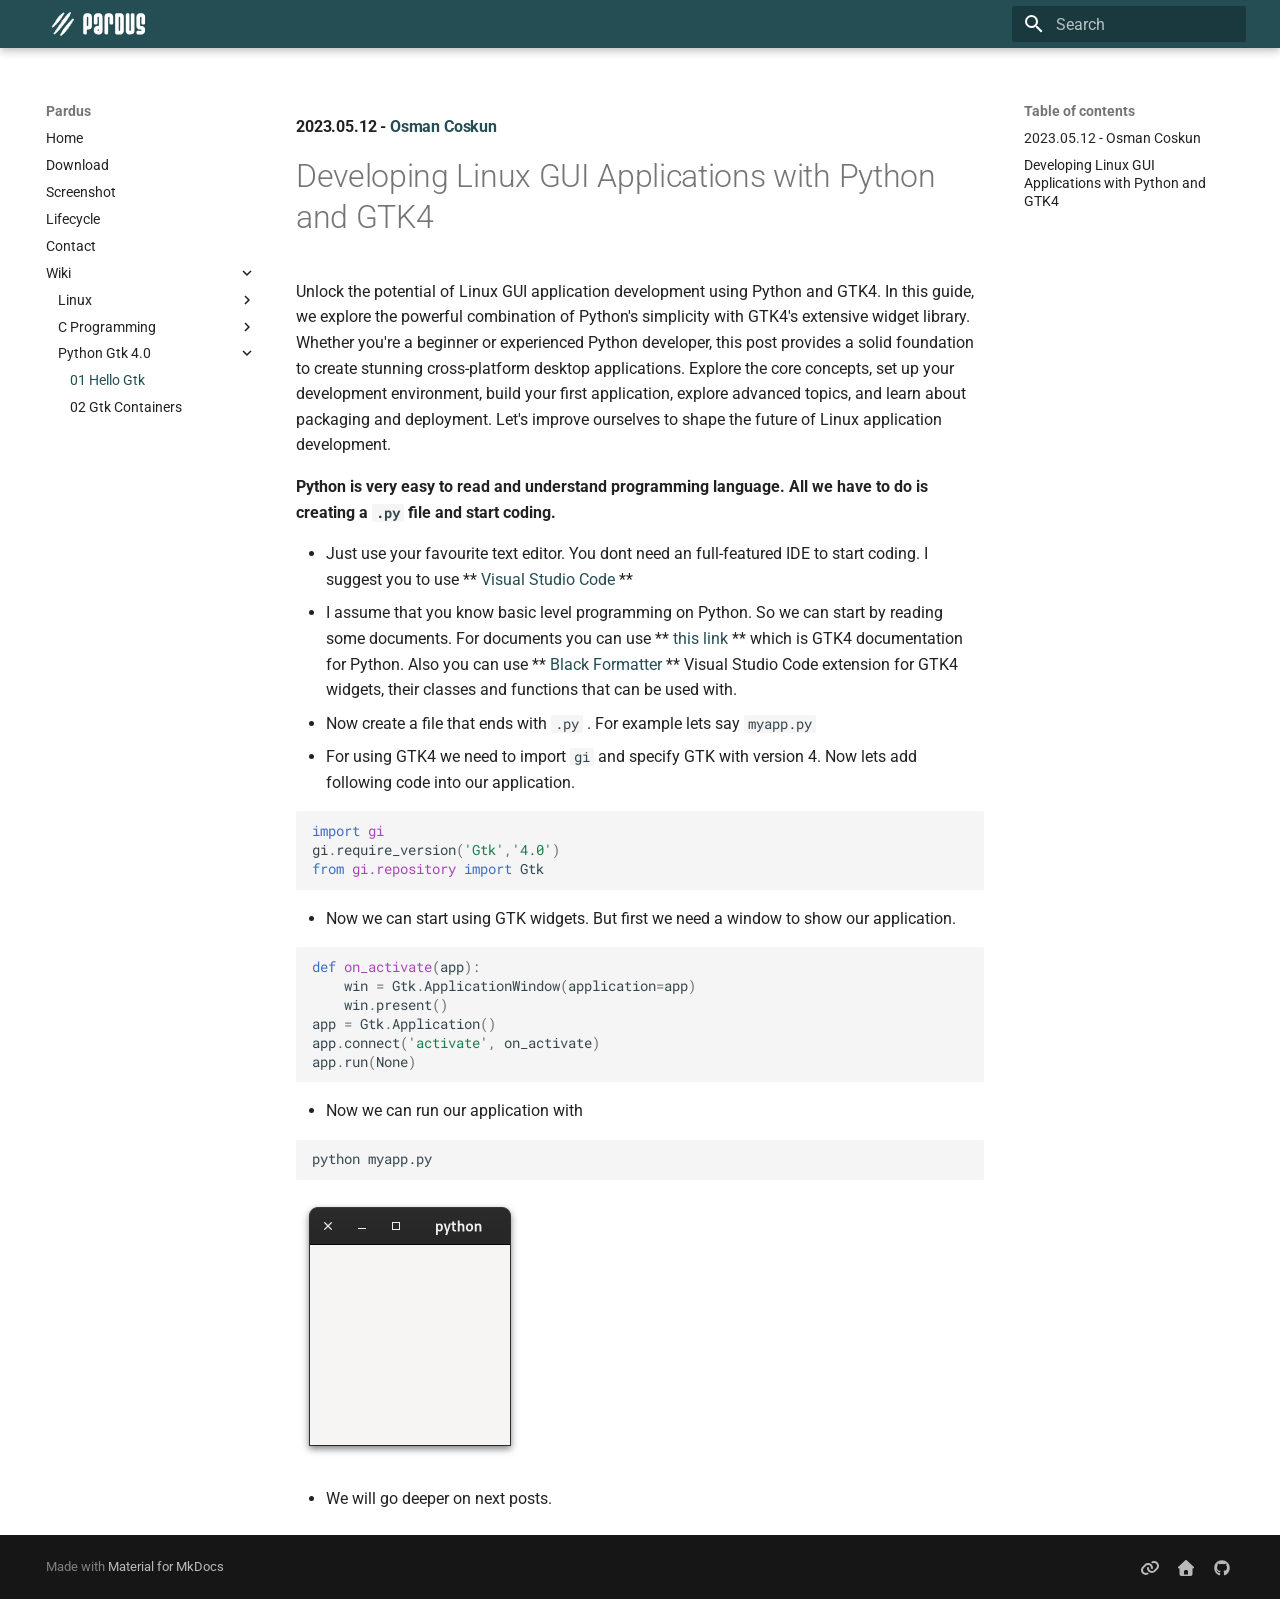
<file: wiki/python-gtk/01-gtk-hello/index.html>
<!doctype html>
<html lang="en" class="no-js">
  <head>
    
      <meta charset="utf-8">
      <meta name="viewport" content="width=device-width,initial-scale=1">
      
        <meta name="description" content="Pardus Linux website">
      
      
      
        <link rel="canonical" href="https://pardus.github.io/wiki/python-gtk/01-gtk-hello/">
      
      
        <link rel="prev" href="../../c-programming/02-syntax/">
      
      
        <link rel="next" href="../02-gtk-containers/">
      
      
        
      
      
      <link rel="icon" href="../../../assets/img-header-logo.svg">
      <meta name="generator" content="mkdocs-1.6.1, mkdocs-material-9.7.7">
    
    
      
        <title>01 Hello Gtk - Pardus</title>
      
    
    
      <link rel="stylesheet" href="../../../assets/stylesheets/main.ec1eaa64.min.css">
      
        
        <link rel="stylesheet" href="../../../assets/stylesheets/palette.ab4e12ef.min.css">
      
      


    
    
      
    
    
      
        
        
        <link rel="preconnect" href="https://fonts.gstatic.com" crossorigin>
        <link rel="stylesheet" href="https://fonts.googleapis.com/css?family=Roboto:300,300i,400,400i,700,700i%7CRoboto+Mono:400,400i,700,700i&display=fallback">
        <style>:root{--md-text-font:"Roboto";--md-code-font:"Roboto Mono"}</style>
      
    
    
      <link rel="stylesheet" href="../../../stylesheets/extra.css">
    
    <script>__md_scope=new URL("../../..",location),__md_hash=e=>[...e].reduce(((e,_)=>(e<<5)-e+_.charCodeAt(0)),0),__md_get=(e,_=localStorage,t=__md_scope)=>JSON.parse(_.getItem(t.pathname+"."+e)),__md_set=(e,_,t=localStorage,a=__md_scope)=>{try{t.setItem(a.pathname+"."+e,JSON.stringify(_))}catch(e){}}</script>
    
      

    
    
  </head>
  
  
    
    
    
    
    
    <body dir="ltr" data-md-color-scheme="default" data-md-color-primary="custom" data-md-color-accent="teal">
  
    
    <input class="md-toggle" data-md-toggle="drawer" type="checkbox" id="__drawer" autocomplete="off">
    <input class="md-toggle" data-md-toggle="search" type="checkbox" id="__search" autocomplete="off">
    <label class="md-overlay" for="__drawer"></label>
    <div data-md-component="skip">
      
        
        <a href="#20230512-osman-coskun" class="md-skip">
          Skip to content
        </a>
      
    </div>
    <div data-md-component="announce">
      
    </div>
    
    
      

  

<header class="md-header md-header--shadow" data-md-component="header">
  <nav class="md-header__inner md-grid" aria-label="Header">
    <a href="../../.." title="Pardus" class="md-header__button md-logo" aria-label="Pardus" data-md-component="logo">
      
  <img src="../../../assets/img-header-logo-white.svg" alt="logo">

    </a>
    <label class="md-header__button md-icon" for="__drawer">
      
      <svg xmlns="http://www.w3.org/2000/svg" viewBox="0 0 24 24"><path d="M3 6h18v2H3zm0 5h18v2H3zm0 5h18v2H3z"/></svg>
    </label>
    <div class="md-header__title" data-md-component="header-title">
      <div class="md-header__ellipsis">
        <div class="md-header__topic">
          <span class="md-ellipsis">
            Pardus
          </span>
        </div>
        <div class="md-header__topic" data-md-component="header-topic">
          <span class="md-ellipsis">
            
              01 Hello Gtk
            
          </span>
        </div>
      </div>
    </div>
    
      
    
    
    
    
      
      
        <label class="md-header__button md-icon" for="__search">
          
          <svg xmlns="http://www.w3.org/2000/svg" viewBox="0 0 24 24"><path d="M9.5 3A6.5 6.5 0 0 1 16 9.5c0 1.61-.59 3.09-1.56 4.23l.27.27h.79l5 5-1.5 1.5-5-5v-.79l-.27-.27A6.52 6.52 0 0 1 9.5 16 6.5 6.5 0 0 1 3 9.5 6.5 6.5 0 0 1 9.5 3m0 2C7 5 5 7 5 9.5S7 14 9.5 14 14 12 14 9.5 12 5 9.5 5"/></svg>
        </label>
        <div class="md-search" data-md-component="search" role="dialog">
  <label class="md-search__overlay" for="__search"></label>
  <div class="md-search__inner" role="search">
    <form class="md-search__form" name="search">
      <input type="text" class="md-search__input" name="query" aria-label="Search" placeholder="Search" autocapitalize="off" autocorrect="off" autocomplete="off" spellcheck="false" data-md-component="search-query" required>
      <label class="md-search__icon md-icon" for="__search">
        
        <svg xmlns="http://www.w3.org/2000/svg" viewBox="0 0 24 24"><path d="M9.5 3A6.5 6.5 0 0 1 16 9.5c0 1.61-.59 3.09-1.56 4.23l.27.27h.79l5 5-1.5 1.5-5-5v-.79l-.27-.27A6.52 6.52 0 0 1 9.5 16 6.5 6.5 0 0 1 3 9.5 6.5 6.5 0 0 1 9.5 3m0 2C7 5 5 7 5 9.5S7 14 9.5 14 14 12 14 9.5 12 5 9.5 5"/></svg>
        
        <svg xmlns="http://www.w3.org/2000/svg" viewBox="0 0 24 24"><path d="M20 11v2H8l5.5 5.5-1.42 1.42L4.16 12l7.92-7.92L13.5 5.5 8 11z"/></svg>
      </label>
      <nav class="md-search__options" aria-label="Search">
        
        <button type="reset" class="md-search__icon md-icon" title="Clear" aria-label="Clear" tabindex="-1">
          
          <svg xmlns="http://www.w3.org/2000/svg" viewBox="0 0 24 24"><path d="M19 6.41 17.59 5 12 10.59 6.41 5 5 6.41 10.59 12 5 17.59 6.41 19 12 13.41 17.59 19 19 17.59 13.41 12z"/></svg>
        </button>
      </nav>
      
    </form>
    <div class="md-search__output">
      <div class="md-search__scrollwrap" tabindex="0" data-md-scrollfix>
        <div class="md-search-result" data-md-component="search-result">
          <div class="md-search-result__meta">
            Initializing search
          </div>
          <ol class="md-search-result__list" role="presentation"></ol>
        </div>
      </div>
    </div>
  </div>
</div>
      
    
    
  </nav>
  
</header>
    
    <div class="md-container" data-md-component="container">
      
      
        
          
        
      
      <main class="md-main" data-md-component="main">
        <div class="md-main__inner md-grid">
          
            
              
              <div class="md-sidebar md-sidebar--primary" data-md-component="sidebar" data-md-type="navigation" >
                <div class="md-sidebar__scrollwrap">
                  <div class="md-sidebar__inner">
                    



<nav class="md-nav md-nav--primary" aria-label="Navigation" data-md-level="0">
  <label class="md-nav__title" for="__drawer">
    <a href="../../.." title="Pardus" class="md-nav__button md-logo" aria-label="Pardus" data-md-component="logo">
      
  <img src="../../../assets/img-header-logo-white.svg" alt="logo">

    </a>
    Pardus
  </label>
  
  <ul class="md-nav__list" data-md-scrollfix>
    
      
      
  
  
  
  
    <li class="md-nav__item">
      <a href="../../.." class="md-nav__link">
        
  
  
  <span class="md-ellipsis">
    
  
    Home
  

    
  </span>
  
  

      </a>
    </li>
  

    
      
      
  
  
  
  
    <li class="md-nav__item">
      <a href="../../../download/" class="md-nav__link">
        
  
  
  <span class="md-ellipsis">
    
  
    Download
  

    
  </span>
  
  

      </a>
    </li>
  

    
      
      
  
  
  
  
    <li class="md-nav__item">
      <a href="../../../screenshot/screenshot/" class="md-nav__link">
        
  
  
  <span class="md-ellipsis">
    
  
    Screenshot
  

    
  </span>
  
  

      </a>
    </li>
  

    
      
      
  
  
  
  
    <li class="md-nav__item">
      <a href="../../../lifecycle/" class="md-nav__link">
        
  
  
  <span class="md-ellipsis">
    
  
    Lifecycle
  

    
  </span>
  
  

      </a>
    </li>
  

    
      
      
  
  
  
  
    <li class="md-nav__item">
      <a href="../../../contact/" class="md-nav__link">
        
  
  
  <span class="md-ellipsis">
    
  
    Contact
  

    
  </span>
  
  

      </a>
    </li>
  

    
      
      
  
  
    
  
  
  
    
    
    
    
    
    <li class="md-nav__item md-nav__item--active md-nav__item--nested">
      
        
        
        <input class="md-nav__toggle md-toggle " type="checkbox" id="__nav_6" checked>
        
          
          <label class="md-nav__link" for="__nav_6" id="__nav_6_label" tabindex="0">
            
  
  
  <span class="md-ellipsis">
    
  
    Wiki
  

    
  </span>
  
  

            <span class="md-nav__icon md-icon"></span>
          </label>
        
        <nav class="md-nav" data-md-level="1" aria-labelledby="__nav_6_label" aria-expanded="true">
          <label class="md-nav__title" for="__nav_6">
            <span class="md-nav__icon md-icon"></span>
            
  
    Wiki
  

          </label>
          <ul class="md-nav__list" data-md-scrollfix>
            
              
                
  
  
  
  
    
    
    
    
    
    <li class="md-nav__item md-nav__item--nested">
      
        
        
        <input class="md-nav__toggle md-toggle " type="checkbox" id="__nav_6_1" >
        
          
          <label class="md-nav__link" for="__nav_6_1" id="__nav_6_1_label" tabindex="0">
            
  
  
  <span class="md-ellipsis">
    
  
    Linux
  

    
  </span>
  
  

            <span class="md-nav__icon md-icon"></span>
          </label>
        
        <nav class="md-nav" data-md-level="2" aria-labelledby="__nav_6_1_label" aria-expanded="false">
          <label class="md-nav__title" for="__nav_6_1">
            <span class="md-nav__icon md-icon"></span>
            
  
    Linux
  

          </label>
          <ul class="md-nav__list" data-md-scrollfix>
            
              
                
  
  
  
  
    <li class="md-nav__item">
      <a href="../../linux/polkit/" class="md-nav__link">
        
  
  
  <span class="md-ellipsis">
    
  
    Polkit
  

    
  </span>
  
  

      </a>
    </li>
  

              
            
          </ul>
        </nav>
      
    </li>
  

              
            
              
                
  
  
  
  
    
    
    
    
    
    <li class="md-nav__item md-nav__item--nested">
      
        
        
        <input class="md-nav__toggle md-toggle " type="checkbox" id="__nav_6_2" >
        
          
          <label class="md-nav__link" for="__nav_6_2" id="__nav_6_2_label" tabindex="0">
            
  
  
  <span class="md-ellipsis">
    
  
    C Programming
  

    
  </span>
  
  

            <span class="md-nav__icon md-icon"></span>
          </label>
        
        <nav class="md-nav" data-md-level="2" aria-labelledby="__nav_6_2_label" aria-expanded="false">
          <label class="md-nav__title" for="__nav_6_2">
            <span class="md-nav__icon md-icon"></span>
            
  
    C Programming
  

          </label>
          <ul class="md-nav__list" data-md-scrollfix>
            
              
                
  
  
  
  
    <li class="md-nav__item">
      <a href="../../c-programming/01-hello-world/" class="md-nav__link">
        
  
  
  <span class="md-ellipsis">
    
  
    01 Hello World
  

    
  </span>
  
  

      </a>
    </li>
  

              
            
              
                
  
  
  
  
    <li class="md-nav__item">
      <a href="../../c-programming/02-syntax/" class="md-nav__link">
        
  
  
  <span class="md-ellipsis">
    
  
    02 Syntax
  

    
  </span>
  
  

      </a>
    </li>
  

              
            
          </ul>
        </nav>
      
    </li>
  

              
            
              
                
  
  
    
  
  
  
    
    
    
    
    
    <li class="md-nav__item md-nav__item--active md-nav__item--nested">
      
        
        
        <input class="md-nav__toggle md-toggle " type="checkbox" id="__nav_6_3" checked>
        
          
          <label class="md-nav__link" for="__nav_6_3" id="__nav_6_3_label" tabindex="0">
            
  
  
  <span class="md-ellipsis">
    
  
    Python Gtk 4.0
  

    
  </span>
  
  

            <span class="md-nav__icon md-icon"></span>
          </label>
        
        <nav class="md-nav" data-md-level="2" aria-labelledby="__nav_6_3_label" aria-expanded="true">
          <label class="md-nav__title" for="__nav_6_3">
            <span class="md-nav__icon md-icon"></span>
            
  
    Python Gtk 4.0
  

          </label>
          <ul class="md-nav__list" data-md-scrollfix>
            
              
                
  
  
    
  
  
  
    <li class="md-nav__item md-nav__item--active">
      
      <input class="md-nav__toggle md-toggle" type="checkbox" id="__toc">
      
      
      
        <label class="md-nav__link md-nav__link--active" for="__toc">
          
  
  
  <span class="md-ellipsis">
    
  
    01 Hello Gtk
  

    
  </span>
  
  

          <span class="md-nav__icon md-icon"></span>
        </label>
      
      <a href="./" class="md-nav__link md-nav__link--active">
        
  
  
  <span class="md-ellipsis">
    
  
    01 Hello Gtk
  

    
  </span>
  
  

      </a>
      
        

<nav class="md-nav md-nav--secondary" aria-label="Table of contents">
  
  
  
  
    <label class="md-nav__title" for="__toc">
      <span class="md-nav__icon md-icon"></span>
      Table of contents
    </label>
    <ul class="md-nav__list" data-md-component="toc" data-md-scrollfix>
      
        <li class="md-nav__item">
  <a href="#20230512-osman-coskun" class="md-nav__link">
    <span class="md-ellipsis">
      
        2023.05.12 - Osman Coskun
      
    </span>
  </a>
  
</li>
      
        <li class="md-nav__item">
  <a href="#developing-linux-gui-applications-with-python-and-gtk4" class="md-nav__link">
    <span class="md-ellipsis">
      
        Developing Linux GUI Applications with Python and GTK4
      
    </span>
  </a>
  
</li>
      
    </ul>
  
</nav>
      
    </li>
  

              
            
              
                
  
  
  
  
    <li class="md-nav__item">
      <a href="../02-gtk-containers/" class="md-nav__link">
        
  
  
  <span class="md-ellipsis">
    
  
    02 Gtk Containers
  

    
  </span>
  
  

      </a>
    </li>
  

              
            
          </ul>
        </nav>
      
    </li>
  

              
            
          </ul>
        </nav>
      
    </li>
  

    
  </ul>
</nav>
                  </div>
                </div>
              </div>
            
            
              
              <div class="md-sidebar md-sidebar--secondary" data-md-component="sidebar" data-md-type="toc" >
                <div class="md-sidebar__scrollwrap">
                  <div class="md-sidebar__inner">
                    

<nav class="md-nav md-nav--secondary" aria-label="Table of contents">
  
  
  
  
    <label class="md-nav__title" for="__toc">
      <span class="md-nav__icon md-icon"></span>
      Table of contents
    </label>
    <ul class="md-nav__list" data-md-component="toc" data-md-scrollfix>
      
        <li class="md-nav__item">
  <a href="#20230512-osman-coskun" class="md-nav__link">
    <span class="md-ellipsis">
      
        2023.05.12 - Osman Coskun
      
    </span>
  </a>
  
</li>
      
        <li class="md-nav__item">
  <a href="#developing-linux-gui-applications-with-python-and-gtk4" class="md-nav__link">
    <span class="md-ellipsis">
      
        Developing Linux GUI Applications with Python and GTK4
      
    </span>
  </a>
  
</li>
      
    </ul>
  
</nav>
                  </div>
                </div>
              </div>
            
          
          
            <div class="md-content" data-md-component="content">
              
              <article class="md-content__inner md-typeset">
                
                  



<h4 id="20230512-osman-coskun">2023.05.12 - <a href="https://github.com/osmancoskun">Osman Coskun</a></h4>
<h1 id="developing-linux-gui-applications-with-python-and-gtk4">Developing Linux GUI Applications with Python and GTK4</h1>
<p>Unlock the potential of Linux GUI application development using Python and GTK4. In this guide, we explore the powerful combination of Python's simplicity with GTK4's extensive widget library. Whether you're a beginner or experienced Python developer, this post provides a solid foundation to create stunning cross-platform desktop applications. Explore the core concepts, set up your development environment, build your first application, explore advanced topics, and learn about packaging and deployment. Let's improve ourselves to shape the future of Linux application development.</p>
<p><strong>Python is very easy to read and understand programming language. All we have to do is creating a <code>.py</code> file and start coding.</strong></p>
<ul>
<li>Just use your favourite text editor. You dont need an full-featured IDE to start coding. I suggest you to use ** <a href="https://code.visualstudio.com/">Visual Studio Code</a> **</li>
<li>I assume that you know basic level programming on Python. So we can start by reading some documents. For documents you can use ** <a href="https://amolenaar.github.io/pgi-docgen/">this link</a> ** which is GTK4 documentation for Python. Also you can use ** <a href="https://marketplace.visualstudio.com/items?itemName=ms-python.black-formatter">Black Formatter</a> ** Visual Studio Code extension for GTK4 widgets, their classes and functions that can be used with.</li>
<li>Now create a file that ends with <code>.py</code> . For example lets say <code>myapp.py</code></li>
<li>For using GTK4 we need to import <code>gi</code> and specify GTK with version 4. Now lets add following code into our application.</li>
</ul>
<div class="highlight"><pre><span></span><code><span class="kn">import</span><span class="w"> </span><span class="nn">gi</span>
<span class="n">gi</span><span class="o">.</span><span class="n">require_version</span><span class="p">(</span><span class="s1">&#39;Gtk&#39;</span><span class="p">,</span><span class="s1">&#39;4.0&#39;</span><span class="p">)</span>
<span class="kn">from</span><span class="w"> </span><span class="nn">gi.repository</span><span class="w"> </span><span class="kn">import</span> <span class="n">Gtk</span>
</code></pre></div>
<ul>
<li>Now we can start using GTK widgets. But first we need a window to show our application.</li>
</ul>
<div class="highlight"><pre><span></span><code><span class="k">def</span><span class="w"> </span><span class="nf">on_activate</span><span class="p">(</span><span class="n">app</span><span class="p">):</span>
    <span class="n">win</span> <span class="o">=</span> <span class="n">Gtk</span><span class="o">.</span><span class="n">ApplicationWindow</span><span class="p">(</span><span class="n">application</span><span class="o">=</span><span class="n">app</span><span class="p">)</span>
    <span class="n">win</span><span class="o">.</span><span class="n">present</span><span class="p">()</span>
<span class="n">app</span> <span class="o">=</span> <span class="n">Gtk</span><span class="o">.</span><span class="n">Application</span><span class="p">()</span>
<span class="n">app</span><span class="o">.</span><span class="n">connect</span><span class="p">(</span><span class="s1">&#39;activate&#39;</span><span class="p">,</span> <span class="n">on_activate</span><span class="p">)</span>
<span class="n">app</span><span class="o">.</span><span class="n">run</span><span class="p">(</span><span class="kc">None</span><span class="p">)</span>
</code></pre></div>
<ul>
<li>Now we can run our application with</li>
</ul>
<div class="highlight"><pre><span></span><code>python<span class="w"> </span>myapp.py
</code></pre></div>
<p><img alt="Simple Window" src="../img/python-gtk-00-1.png" /></p>
<ul>
<li>We will go deeper on next posts.</li>
</ul>












                
              </article>
            </div>
          
          
<script>var target=document.getElementById(location.hash.slice(1));target&&target.name&&(target.checked=target.name.startsWith("__tabbed_"))</script>
        </div>
        
      </main>
      
        <footer class="md-footer">
  
  <div class="md-footer-meta md-typeset">
    <div class="md-footer-meta__inner md-grid">
      <div class="md-copyright">
  
  
    Made with
    <a href="https://squidfunk.github.io/mkdocs-material/" target="_blank" rel="noopener">
      Material for MkDocs
    </a>
  
</div>
      
        
<div class="md-social">
  
    
    
    
    
      
      
    
    <a href="https://forum.pardus.org.tr/c/english-forum/42" target="_blank" rel="noopener" title="forum.pardus.org.tr" class="md-social__link">
      <svg xmlns="http://www.w3.org/2000/svg" viewBox="0 0 576 512"><!--! Font Awesome Free 7.1.0 by @fontawesome - https://fontawesome.com License - https://fontawesome.com/license/free (Icons: CC BY 4.0, Fonts: SIL OFL 1.1, Code: MIT License) Copyright 2025 Fonticons, Inc.--><path d="M419.5 96c-16.6 0-32.7 4.5-46.8 12.7-15.8-16-34.2-29.4-54.5-39.5 28.2-24 64.1-37.2 101.3-37.2C505.9 32 576 102 576 188.5c0 41.5-16.5 81.3-45.8 110.6l-71.1 71.1C429.8 399.5 390 416 348.5 416 262.1 416 192 346 192 259.5c0-1.5 0-3 .1-4.5.5-17.7 15.2-31.6 32.9-31.1s31.6 15.2 31.1 32.9v2.6c0 51.1 41.4 92.5 92.5 92.5 24.5 0 48-9.7 65.4-27.1l71.1-71.1c17.3-17.3 27.1-40.9 27.1-65.4 0-51.1-41.4-92.5-92.5-92.5zm-144.3 77.3c-1.9-.8-3.8-1.9-5.5-3.1-12.6-6.5-27-10.2-42.1-10.2-24.5 0-48 9.7-65.4 27.1l-71.1 71.1C73.8 275.5 64 299.1 64 323.6c0 51.1 41.4 92.5 92.5 92.5 16.5 0 32.6-4.4 46.7-12.6 15.8 16 34.2 29.4 54.6 39.5-28.2 23.9-64 37.2-101.3 37.2C70.1 480.2 0 410.2 0 323.7c0-41.5 16.5-81.3 45.8-110.6l71.1-71.1c29.3-29.3 69.1-45.8 110.6-45.8 86.6 0 156.5 70.6 156.5 156.9v3.9c-.4 17.7-15.1 31.6-32.8 31.2s-31.6-15.1-31.2-32.8v-2.3c0-33.7-18-63.3-44.8-79.6z"/></svg>
    </a>
  
    
    
    
    
      
      
    
    <a href="https://pardus.org.tr/en/" target="_blank" rel="noopener" title="pardus.org.tr" class="md-social__link">
      <svg xmlns="http://www.w3.org/2000/svg" viewBox="0 0 512 512"><!--! Font Awesome Free 7.1.0 by @fontawesome - https://fontawesome.com License - https://fontawesome.com/license/free (Icons: CC BY 4.0, Fonts: SIL OFL 1.1, Code: MIT License) Copyright 2025 Fonticons, Inc.--><path d="M277.8 8.6c-12.3-11.4-31.3-11.4-43.5 0l-224 208c-9.6 9-12.8 22.9-8 35.1S18.8 272 32 272h16v176c0 35.3 28.7 64 64 64h288c35.3 0 64-28.7 64-64V272h16c13.2 0 25-8.1 29.8-20.3s1.6-26.2-8-35.1zM240 320h32c26.5 0 48 21.5 48 48v96H192v-96c0-26.5 21.5-48 48-48"/></svg>
    </a>
  
    
    
    
    
      
      
    
    <a href="https://github.com/pardus" target="_blank" rel="noopener" title="github.com" class="md-social__link">
      <svg xmlns="http://www.w3.org/2000/svg" viewBox="0 0 512 512"><!--! Font Awesome Free 7.1.0 by @fontawesome - https://fontawesome.com License - https://fontawesome.com/license/free (Icons: CC BY 4.0, Fonts: SIL OFL 1.1, Code: MIT License) Copyright 2025 Fonticons, Inc.--><path d="M173.9 397.4c0 2-2.3 3.6-5.2 3.6-3.3.3-5.6-1.3-5.6-3.6 0-2 2.3-3.6 5.2-3.6 3-.3 5.6 1.3 5.6 3.6m-31.1-4.5c-.7 2 1.3 4.3 4.3 4.9 2.6 1 5.6 0 6.2-2s-1.3-4.3-4.3-5.2c-2.6-.7-5.5.3-6.2 2.3m44.2-1.7c-2.9.7-4.9 2.6-4.6 4.9.3 2 2.9 3.3 5.9 2.6 2.9-.7 4.9-2.6 4.6-4.6-.3-1.9-3-3.2-5.9-2.9M252.8 8C114.1 8 8 113.3 8 252c0 110.9 69.8 205.8 169.5 239.2 12.8 2.3 17.3-5.6 17.3-12.1 0-6.2-.3-40.4-.3-61.4 0 0-70 15-84.7-29.8 0 0-11.4-29.1-27.8-36.6 0 0-22.9-15.7 1.6-15.4 0 0 24.9 2 38.6 25.8 21.9 38.6 58.6 27.5 72.9 20.9 2.3-16 8.8-27.1 16-33.7-55.9-6.2-112.3-14.3-112.3-110.5 0-27.5 7.6-41.3 23.6-58.9-2.6-6.5-11.1-33.3 2.6-67.9 20.9-6.5 69 27 69 27 20-5.6 41.5-8.5 62.8-8.5s42.8 2.9 62.8 8.5c0 0 48.1-33.6 69-27 13.7 34.7 5.2 61.4 2.6 67.9 16 17.7 25.8 31.5 25.8 58.9 0 96.5-58.9 104.2-114.8 110.5 9.2 7.9 17 22.9 17 46.4 0 33.7-.3 75.4-.3 83.6 0 6.5 4.6 14.4 17.3 12.1C436.2 457.8 504 362.9 504 252 504 113.3 391.5 8 252.8 8M105.2 352.9c-1.3 1-1 3.3.7 5.2 1.6 1.6 3.9 2.3 5.2 1 1.3-1 1-3.3-.7-5.2-1.6-1.6-3.9-2.3-5.2-1m-10.8-8.1c-.7 1.3.3 2.9 2.3 3.9 1.6 1 3.6.7 4.3-.7.7-1.3-.3-2.9-2.3-3.9-2-.6-3.6-.3-4.3.7m32.4 35.6c-1.6 1.3-1 4.3 1.3 6.2 2.3 2.3 5.2 2.6 6.5 1 1.3-1.3.7-4.3-1.3-6.2-2.2-2.3-5.2-2.6-6.5-1m-11.4-14.7c-1.6 1-1.6 3.6 0 5.9s4.3 3.3 5.6 2.3c1.6-1.3 1.6-3.9 0-6.2-1.4-2.3-4-3.3-5.6-2"/></svg>
    </a>
  
</div>
      
    </div>
  </div>
</footer>
      
    </div>
    <div class="md-dialog" data-md-component="dialog">
      <div class="md-dialog__inner md-typeset"></div>
    </div>
    
    
    
      
      
      <script id="__config" type="application/json">{"annotate": null, "base": "../../..", "features": [], "search": "../../../assets/javascripts/workers/search.2c215733.min.js", "tags": null, "translations": {"clipboard.copied": "Copied to clipboard", "clipboard.copy": "Copy to clipboard", "search.result.more.one": "1 more on this page", "search.result.more.other": "# more on this page", "search.result.none": "No matching documents", "search.result.one": "1 matching document", "search.result.other": "# matching documents", "search.result.placeholder": "Type to start searching", "search.result.term.missing": "Missing", "select.version": "Select version"}, "version": null}</script>
    
    
      <script src="../../../assets/javascripts/bundle.d7400e89.min.js"></script>
      
    
  </body>
</html>
</file>
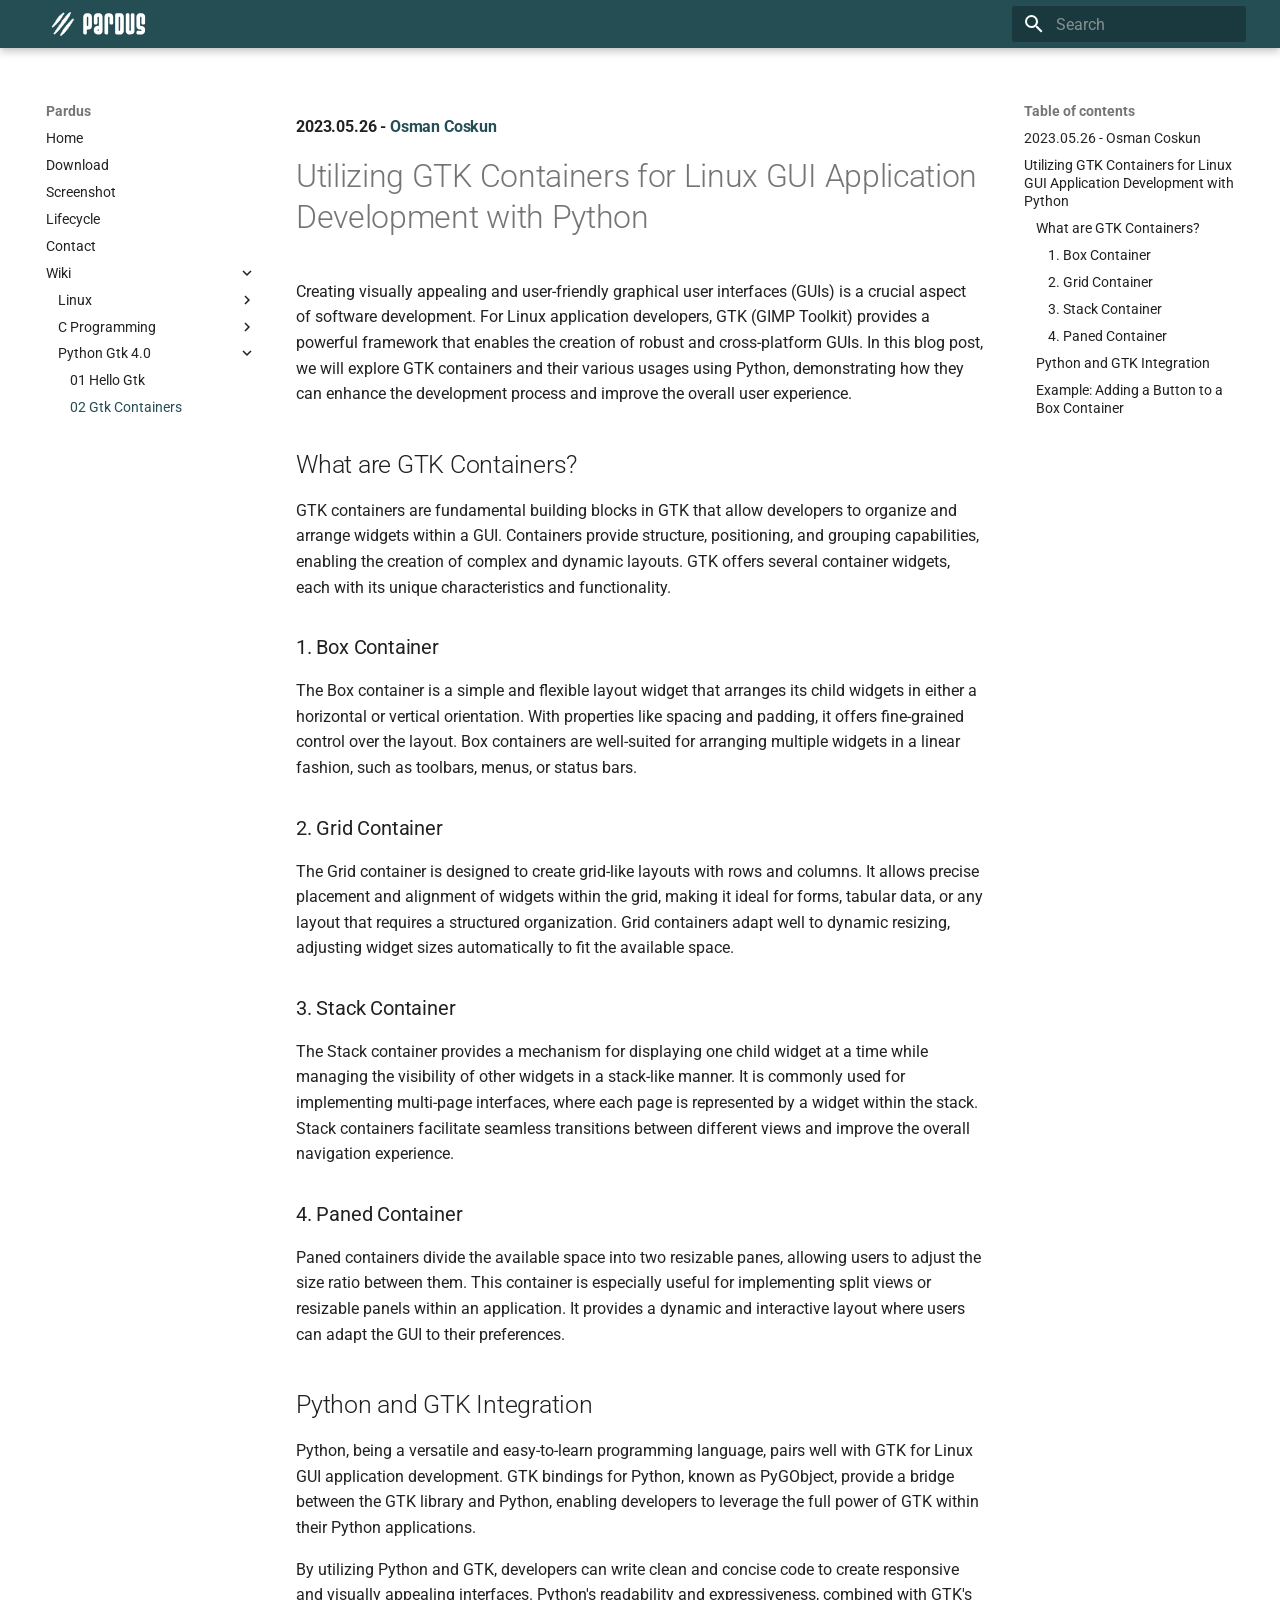
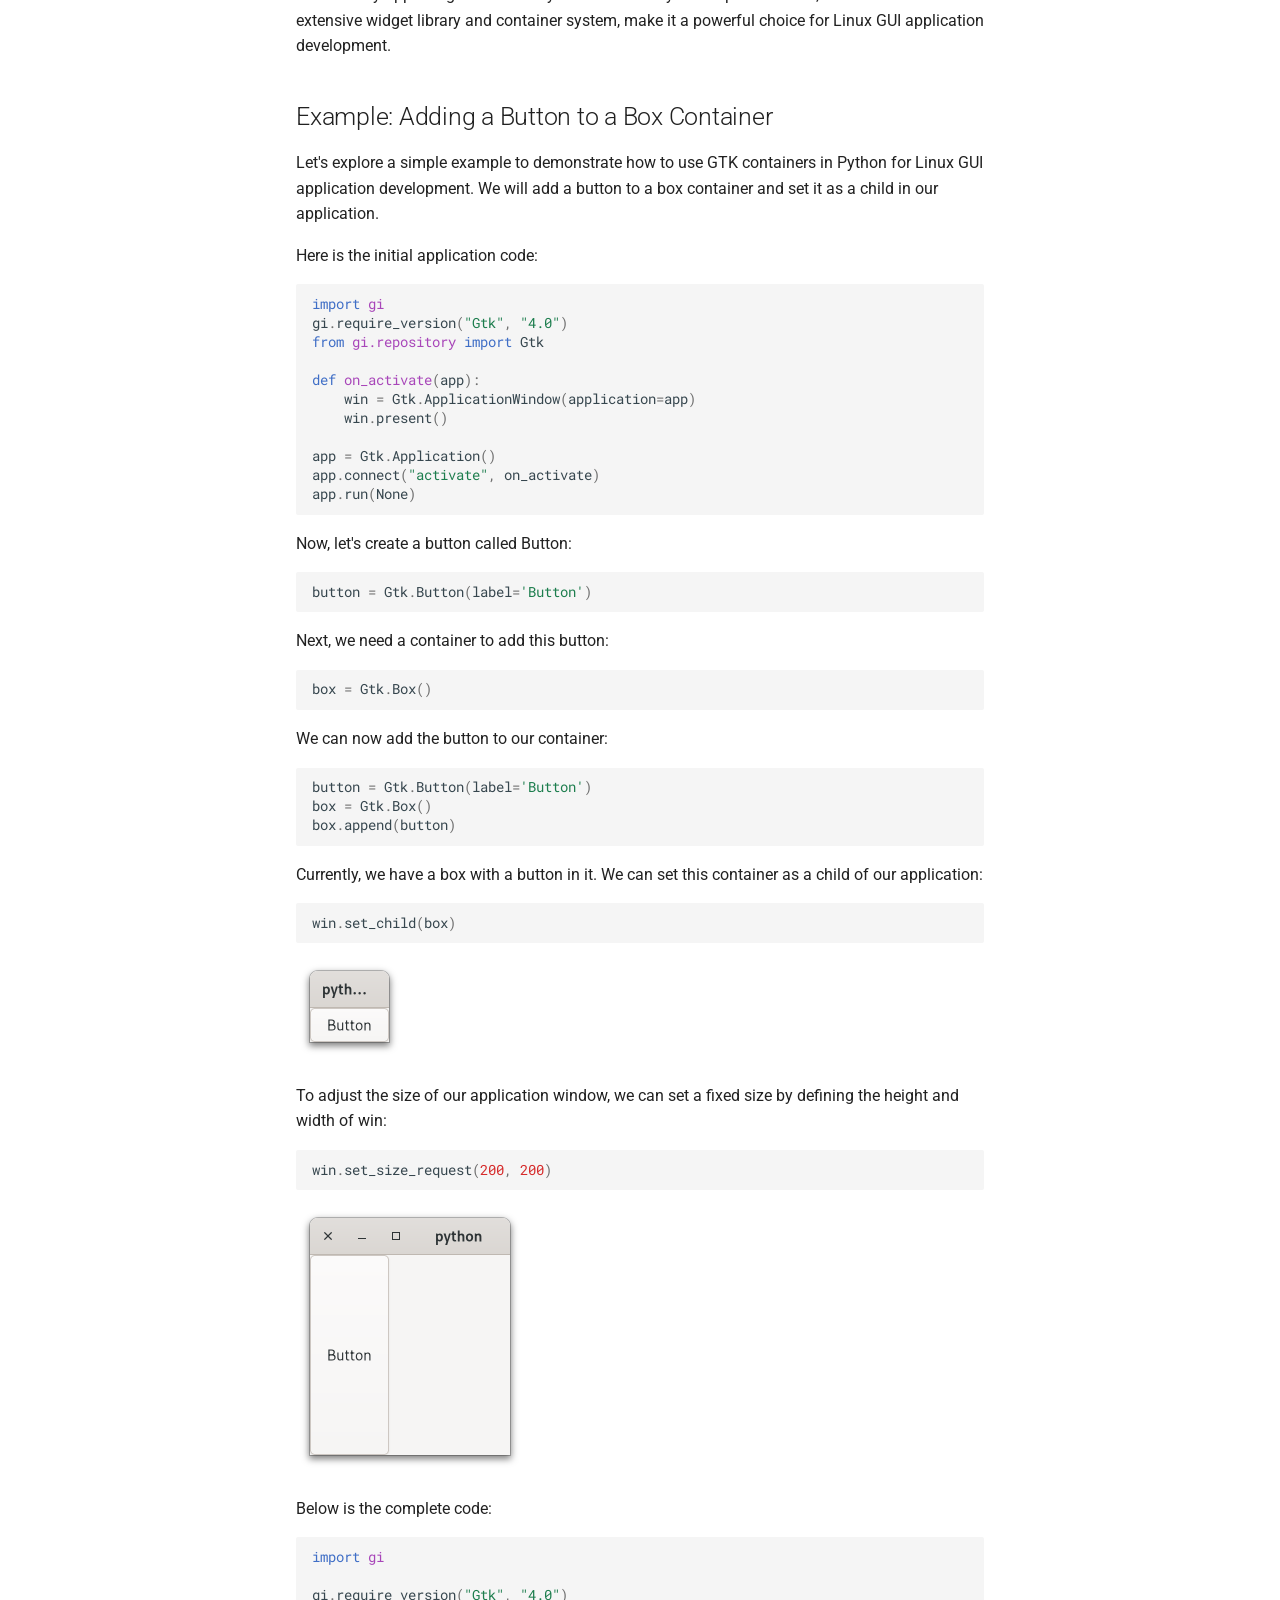
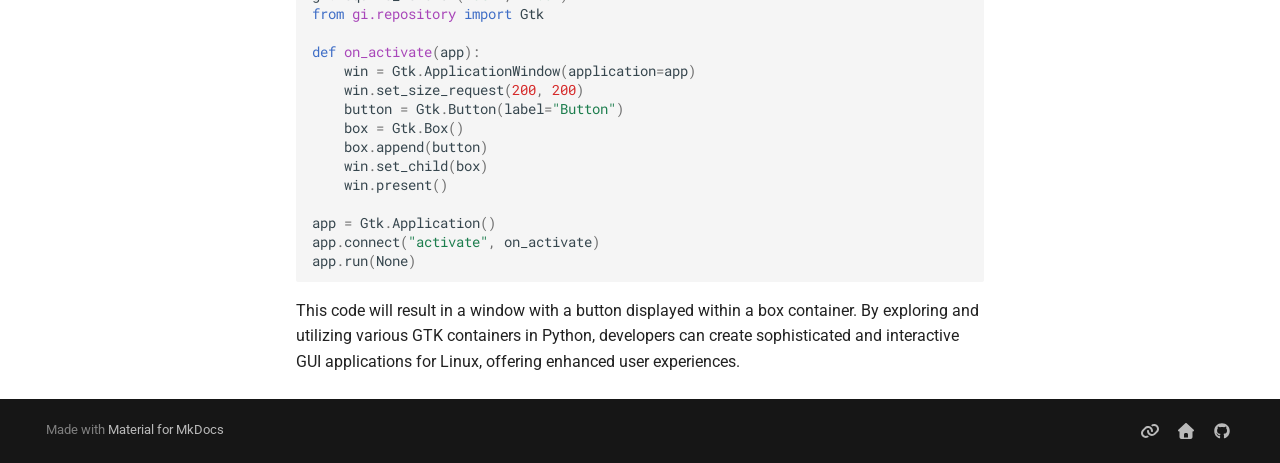
<file: wiki/python-gtk/02-gtk-containers/index.html>
<!doctype html>
<html lang="en" class="no-js">
  <head>
    
      <meta charset="utf-8">
      <meta name="viewport" content="width=device-width,initial-scale=1">
      
        <meta name="description" content="Pardus Linux website">
      
      
      
        <link rel="canonical" href="https://pardus.github.io/wiki/python-gtk/02-gtk-containers/">
      
      
        <link rel="prev" href="../01-gtk-hello/">
      
      
      
        
      
      
      <link rel="icon" href="../../../assets/img-header-logo.svg">
      <meta name="generator" content="mkdocs-1.6.1, mkdocs-material-9.7.7">
    
    
      
        <title>02 Gtk Containers - Pardus</title>
      
    
    
      <link rel="stylesheet" href="../../../assets/stylesheets/main.ec1eaa64.min.css">
      
        
        <link rel="stylesheet" href="../../../assets/stylesheets/palette.ab4e12ef.min.css">
      
      


    
    
      
    
    
      
        
        
        <link rel="preconnect" href="https://fonts.gstatic.com" crossorigin>
        <link rel="stylesheet" href="https://fonts.googleapis.com/css?family=Roboto:300,300i,400,400i,700,700i%7CRoboto+Mono:400,400i,700,700i&display=fallback">
        <style>:root{--md-text-font:"Roboto";--md-code-font:"Roboto Mono"}</style>
      
    
    
      <link rel="stylesheet" href="../../../stylesheets/extra.css">
    
    <script>__md_scope=new URL("../../..",location),__md_hash=e=>[...e].reduce(((e,_)=>(e<<5)-e+_.charCodeAt(0)),0),__md_get=(e,_=localStorage,t=__md_scope)=>JSON.parse(_.getItem(t.pathname+"."+e)),__md_set=(e,_,t=localStorage,a=__md_scope)=>{try{t.setItem(a.pathname+"."+e,JSON.stringify(_))}catch(e){}}</script>
    
      

    
    
  </head>
  
  
    
    
    
    
    
    <body dir="ltr" data-md-color-scheme="default" data-md-color-primary="custom" data-md-color-accent="teal">
  
    
    <input class="md-toggle" data-md-toggle="drawer" type="checkbox" id="__drawer" autocomplete="off">
    <input class="md-toggle" data-md-toggle="search" type="checkbox" id="__search" autocomplete="off">
    <label class="md-overlay" for="__drawer"></label>
    <div data-md-component="skip">
      
        
        <a href="#20230526-osman-coskun" class="md-skip">
          Skip to content
        </a>
      
    </div>
    <div data-md-component="announce">
      
    </div>
    
    
      

  

<header class="md-header md-header--shadow" data-md-component="header">
  <nav class="md-header__inner md-grid" aria-label="Header">
    <a href="../../.." title="Pardus" class="md-header__button md-logo" aria-label="Pardus" data-md-component="logo">
      
  <img src="../../../assets/img-header-logo-white.svg" alt="logo">

    </a>
    <label class="md-header__button md-icon" for="__drawer">
      
      <svg xmlns="http://www.w3.org/2000/svg" viewBox="0 0 24 24"><path d="M3 6h18v2H3zm0 5h18v2H3zm0 5h18v2H3z"/></svg>
    </label>
    <div class="md-header__title" data-md-component="header-title">
      <div class="md-header__ellipsis">
        <div class="md-header__topic">
          <span class="md-ellipsis">
            Pardus
          </span>
        </div>
        <div class="md-header__topic" data-md-component="header-topic">
          <span class="md-ellipsis">
            
              02 Gtk Containers
            
          </span>
        </div>
      </div>
    </div>
    
      
    
    
    
    
      
      
        <label class="md-header__button md-icon" for="__search">
          
          <svg xmlns="http://www.w3.org/2000/svg" viewBox="0 0 24 24"><path d="M9.5 3A6.5 6.5 0 0 1 16 9.5c0 1.61-.59 3.09-1.56 4.23l.27.27h.79l5 5-1.5 1.5-5-5v-.79l-.27-.27A6.52 6.52 0 0 1 9.5 16 6.5 6.5 0 0 1 3 9.5 6.5 6.5 0 0 1 9.5 3m0 2C7 5 5 7 5 9.5S7 14 9.5 14 14 12 14 9.5 12 5 9.5 5"/></svg>
        </label>
        <div class="md-search" data-md-component="search" role="dialog">
  <label class="md-search__overlay" for="__search"></label>
  <div class="md-search__inner" role="search">
    <form class="md-search__form" name="search">
      <input type="text" class="md-search__input" name="query" aria-label="Search" placeholder="Search" autocapitalize="off" autocorrect="off" autocomplete="off" spellcheck="false" data-md-component="search-query" required>
      <label class="md-search__icon md-icon" for="__search">
        
        <svg xmlns="http://www.w3.org/2000/svg" viewBox="0 0 24 24"><path d="M9.5 3A6.5 6.5 0 0 1 16 9.5c0 1.61-.59 3.09-1.56 4.23l.27.27h.79l5 5-1.5 1.5-5-5v-.79l-.27-.27A6.52 6.52 0 0 1 9.5 16 6.5 6.5 0 0 1 3 9.5 6.5 6.5 0 0 1 9.5 3m0 2C7 5 5 7 5 9.5S7 14 9.5 14 14 12 14 9.5 12 5 9.5 5"/></svg>
        
        <svg xmlns="http://www.w3.org/2000/svg" viewBox="0 0 24 24"><path d="M20 11v2H8l5.5 5.5-1.42 1.42L4.16 12l7.92-7.92L13.5 5.5 8 11z"/></svg>
      </label>
      <nav class="md-search__options" aria-label="Search">
        
        <button type="reset" class="md-search__icon md-icon" title="Clear" aria-label="Clear" tabindex="-1">
          
          <svg xmlns="http://www.w3.org/2000/svg" viewBox="0 0 24 24"><path d="M19 6.41 17.59 5 12 10.59 6.41 5 5 6.41 10.59 12 5 17.59 6.41 19 12 13.41 17.59 19 19 17.59 13.41 12z"/></svg>
        </button>
      </nav>
      
    </form>
    <div class="md-search__output">
      <div class="md-search__scrollwrap" tabindex="0" data-md-scrollfix>
        <div class="md-search-result" data-md-component="search-result">
          <div class="md-search-result__meta">
            Initializing search
          </div>
          <ol class="md-search-result__list" role="presentation"></ol>
        </div>
      </div>
    </div>
  </div>
</div>
      
    
    
  </nav>
  
</header>
    
    <div class="md-container" data-md-component="container">
      
      
        
          
        
      
      <main class="md-main" data-md-component="main">
        <div class="md-main__inner md-grid">
          
            
              
              <div class="md-sidebar md-sidebar--primary" data-md-component="sidebar" data-md-type="navigation" >
                <div class="md-sidebar__scrollwrap">
                  <div class="md-sidebar__inner">
                    



<nav class="md-nav md-nav--primary" aria-label="Navigation" data-md-level="0">
  <label class="md-nav__title" for="__drawer">
    <a href="../../.." title="Pardus" class="md-nav__button md-logo" aria-label="Pardus" data-md-component="logo">
      
  <img src="../../../assets/img-header-logo-white.svg" alt="logo">

    </a>
    Pardus
  </label>
  
  <ul class="md-nav__list" data-md-scrollfix>
    
      
      
  
  
  
  
    <li class="md-nav__item">
      <a href="../../.." class="md-nav__link">
        
  
  
  <span class="md-ellipsis">
    
  
    Home
  

    
  </span>
  
  

      </a>
    </li>
  

    
      
      
  
  
  
  
    <li class="md-nav__item">
      <a href="../../../download/" class="md-nav__link">
        
  
  
  <span class="md-ellipsis">
    
  
    Download
  

    
  </span>
  
  

      </a>
    </li>
  

    
      
      
  
  
  
  
    <li class="md-nav__item">
      <a href="../../../screenshot/screenshot/" class="md-nav__link">
        
  
  
  <span class="md-ellipsis">
    
  
    Screenshot
  

    
  </span>
  
  

      </a>
    </li>
  

    
      
      
  
  
  
  
    <li class="md-nav__item">
      <a href="../../../lifecycle/" class="md-nav__link">
        
  
  
  <span class="md-ellipsis">
    
  
    Lifecycle
  

    
  </span>
  
  

      </a>
    </li>
  

    
      
      
  
  
  
  
    <li class="md-nav__item">
      <a href="../../../contact/" class="md-nav__link">
        
  
  
  <span class="md-ellipsis">
    
  
    Contact
  

    
  </span>
  
  

      </a>
    </li>
  

    
      
      
  
  
    
  
  
  
    
    
    
    
    
    <li class="md-nav__item md-nav__item--active md-nav__item--nested">
      
        
        
        <input class="md-nav__toggle md-toggle " type="checkbox" id="__nav_6" checked>
        
          
          <label class="md-nav__link" for="__nav_6" id="__nav_6_label" tabindex="0">
            
  
  
  <span class="md-ellipsis">
    
  
    Wiki
  

    
  </span>
  
  

            <span class="md-nav__icon md-icon"></span>
          </label>
        
        <nav class="md-nav" data-md-level="1" aria-labelledby="__nav_6_label" aria-expanded="true">
          <label class="md-nav__title" for="__nav_6">
            <span class="md-nav__icon md-icon"></span>
            
  
    Wiki
  

          </label>
          <ul class="md-nav__list" data-md-scrollfix>
            
              
                
  
  
  
  
    
    
    
    
    
    <li class="md-nav__item md-nav__item--nested">
      
        
        
        <input class="md-nav__toggle md-toggle " type="checkbox" id="__nav_6_1" >
        
          
          <label class="md-nav__link" for="__nav_6_1" id="__nav_6_1_label" tabindex="0">
            
  
  
  <span class="md-ellipsis">
    
  
    Linux
  

    
  </span>
  
  

            <span class="md-nav__icon md-icon"></span>
          </label>
        
        <nav class="md-nav" data-md-level="2" aria-labelledby="__nav_6_1_label" aria-expanded="false">
          <label class="md-nav__title" for="__nav_6_1">
            <span class="md-nav__icon md-icon"></span>
            
  
    Linux
  

          </label>
          <ul class="md-nav__list" data-md-scrollfix>
            
              
                
  
  
  
  
    <li class="md-nav__item">
      <a href="../../linux/polkit/" class="md-nav__link">
        
  
  
  <span class="md-ellipsis">
    
  
    Polkit
  

    
  </span>
  
  

      </a>
    </li>
  

              
            
          </ul>
        </nav>
      
    </li>
  

              
            
              
                
  
  
  
  
    
    
    
    
    
    <li class="md-nav__item md-nav__item--nested">
      
        
        
        <input class="md-nav__toggle md-toggle " type="checkbox" id="__nav_6_2" >
        
          
          <label class="md-nav__link" for="__nav_6_2" id="__nav_6_2_label" tabindex="0">
            
  
  
  <span class="md-ellipsis">
    
  
    C Programming
  

    
  </span>
  
  

            <span class="md-nav__icon md-icon"></span>
          </label>
        
        <nav class="md-nav" data-md-level="2" aria-labelledby="__nav_6_2_label" aria-expanded="false">
          <label class="md-nav__title" for="__nav_6_2">
            <span class="md-nav__icon md-icon"></span>
            
  
    C Programming
  

          </label>
          <ul class="md-nav__list" data-md-scrollfix>
            
              
                
  
  
  
  
    <li class="md-nav__item">
      <a href="../../c-programming/01-hello-world/" class="md-nav__link">
        
  
  
  <span class="md-ellipsis">
    
  
    01 Hello World
  

    
  </span>
  
  

      </a>
    </li>
  

              
            
              
                
  
  
  
  
    <li class="md-nav__item">
      <a href="../../c-programming/02-syntax/" class="md-nav__link">
        
  
  
  <span class="md-ellipsis">
    
  
    02 Syntax
  

    
  </span>
  
  

      </a>
    </li>
  

              
            
          </ul>
        </nav>
      
    </li>
  

              
            
              
                
  
  
    
  
  
  
    
    
    
    
    
    <li class="md-nav__item md-nav__item--active md-nav__item--nested">
      
        
        
        <input class="md-nav__toggle md-toggle " type="checkbox" id="__nav_6_3" checked>
        
          
          <label class="md-nav__link" for="__nav_6_3" id="__nav_6_3_label" tabindex="0">
            
  
  
  <span class="md-ellipsis">
    
  
    Python Gtk 4.0
  

    
  </span>
  
  

            <span class="md-nav__icon md-icon"></span>
          </label>
        
        <nav class="md-nav" data-md-level="2" aria-labelledby="__nav_6_3_label" aria-expanded="true">
          <label class="md-nav__title" for="__nav_6_3">
            <span class="md-nav__icon md-icon"></span>
            
  
    Python Gtk 4.0
  

          </label>
          <ul class="md-nav__list" data-md-scrollfix>
            
              
                
  
  
  
  
    <li class="md-nav__item">
      <a href="../01-gtk-hello/" class="md-nav__link">
        
  
  
  <span class="md-ellipsis">
    
  
    01 Hello Gtk
  

    
  </span>
  
  

      </a>
    </li>
  

              
            
              
                
  
  
    
  
  
  
    <li class="md-nav__item md-nav__item--active">
      
      <input class="md-nav__toggle md-toggle" type="checkbox" id="__toc">
      
      
      
        <label class="md-nav__link md-nav__link--active" for="__toc">
          
  
  
  <span class="md-ellipsis">
    
  
    02 Gtk Containers
  

    
  </span>
  
  

          <span class="md-nav__icon md-icon"></span>
        </label>
      
      <a href="./" class="md-nav__link md-nav__link--active">
        
  
  
  <span class="md-ellipsis">
    
  
    02 Gtk Containers
  

    
  </span>
  
  

      </a>
      
        

<nav class="md-nav md-nav--secondary" aria-label="Table of contents">
  
  
  
  
    <label class="md-nav__title" for="__toc">
      <span class="md-nav__icon md-icon"></span>
      Table of contents
    </label>
    <ul class="md-nav__list" data-md-component="toc" data-md-scrollfix>
      
        <li class="md-nav__item">
  <a href="#20230526-osman-coskun" class="md-nav__link">
    <span class="md-ellipsis">
      
        2023.05.26 - Osman Coskun
      
    </span>
  </a>
  
</li>
      
        <li class="md-nav__item">
  <a href="#utilizing-gtk-containers-for-linux-gui-application-development-with-python" class="md-nav__link">
    <span class="md-ellipsis">
      
        Utilizing GTK Containers for Linux GUI Application Development with Python
      
    </span>
  </a>
  
    <nav class="md-nav" aria-label="Utilizing GTK Containers for Linux GUI Application Development with Python">
      <ul class="md-nav__list">
        
          <li class="md-nav__item">
  <a href="#what-are-gtk-containers" class="md-nav__link">
    <span class="md-ellipsis">
      
        What are GTK Containers?
      
    </span>
  </a>
  
    <nav class="md-nav" aria-label="What are GTK Containers?">
      <ul class="md-nav__list">
        
          <li class="md-nav__item">
  <a href="#1-box-container" class="md-nav__link">
    <span class="md-ellipsis">
      
        1. Box Container
      
    </span>
  </a>
  
</li>
        
          <li class="md-nav__item">
  <a href="#2-grid-container" class="md-nav__link">
    <span class="md-ellipsis">
      
        2. Grid Container
      
    </span>
  </a>
  
</li>
        
          <li class="md-nav__item">
  <a href="#3-stack-container" class="md-nav__link">
    <span class="md-ellipsis">
      
        3. Stack Container
      
    </span>
  </a>
  
</li>
        
          <li class="md-nav__item">
  <a href="#4-paned-container" class="md-nav__link">
    <span class="md-ellipsis">
      
        4. Paned Container
      
    </span>
  </a>
  
</li>
        
      </ul>
    </nav>
  
</li>
        
          <li class="md-nav__item">
  <a href="#python-and-gtk-integration" class="md-nav__link">
    <span class="md-ellipsis">
      
        Python and GTK Integration
      
    </span>
  </a>
  
</li>
        
          <li class="md-nav__item">
  <a href="#example-adding-a-button-to-a-box-container" class="md-nav__link">
    <span class="md-ellipsis">
      
        Example: Adding a Button to a Box Container
      
    </span>
  </a>
  
</li>
        
      </ul>
    </nav>
  
</li>
      
    </ul>
  
</nav>
      
    </li>
  

              
            
          </ul>
        </nav>
      
    </li>
  

              
            
          </ul>
        </nav>
      
    </li>
  

    
  </ul>
</nav>
                  </div>
                </div>
              </div>
            
            
              
              <div class="md-sidebar md-sidebar--secondary" data-md-component="sidebar" data-md-type="toc" >
                <div class="md-sidebar__scrollwrap">
                  <div class="md-sidebar__inner">
                    

<nav class="md-nav md-nav--secondary" aria-label="Table of contents">
  
  
  
  
    <label class="md-nav__title" for="__toc">
      <span class="md-nav__icon md-icon"></span>
      Table of contents
    </label>
    <ul class="md-nav__list" data-md-component="toc" data-md-scrollfix>
      
        <li class="md-nav__item">
  <a href="#20230526-osman-coskun" class="md-nav__link">
    <span class="md-ellipsis">
      
        2023.05.26 - Osman Coskun
      
    </span>
  </a>
  
</li>
      
        <li class="md-nav__item">
  <a href="#utilizing-gtk-containers-for-linux-gui-application-development-with-python" class="md-nav__link">
    <span class="md-ellipsis">
      
        Utilizing GTK Containers for Linux GUI Application Development with Python
      
    </span>
  </a>
  
    <nav class="md-nav" aria-label="Utilizing GTK Containers for Linux GUI Application Development with Python">
      <ul class="md-nav__list">
        
          <li class="md-nav__item">
  <a href="#what-are-gtk-containers" class="md-nav__link">
    <span class="md-ellipsis">
      
        What are GTK Containers?
      
    </span>
  </a>
  
    <nav class="md-nav" aria-label="What are GTK Containers?">
      <ul class="md-nav__list">
        
          <li class="md-nav__item">
  <a href="#1-box-container" class="md-nav__link">
    <span class="md-ellipsis">
      
        1. Box Container
      
    </span>
  </a>
  
</li>
        
          <li class="md-nav__item">
  <a href="#2-grid-container" class="md-nav__link">
    <span class="md-ellipsis">
      
        2. Grid Container
      
    </span>
  </a>
  
</li>
        
          <li class="md-nav__item">
  <a href="#3-stack-container" class="md-nav__link">
    <span class="md-ellipsis">
      
        3. Stack Container
      
    </span>
  </a>
  
</li>
        
          <li class="md-nav__item">
  <a href="#4-paned-container" class="md-nav__link">
    <span class="md-ellipsis">
      
        4. Paned Container
      
    </span>
  </a>
  
</li>
        
      </ul>
    </nav>
  
</li>
        
          <li class="md-nav__item">
  <a href="#python-and-gtk-integration" class="md-nav__link">
    <span class="md-ellipsis">
      
        Python and GTK Integration
      
    </span>
  </a>
  
</li>
        
          <li class="md-nav__item">
  <a href="#example-adding-a-button-to-a-box-container" class="md-nav__link">
    <span class="md-ellipsis">
      
        Example: Adding a Button to a Box Container
      
    </span>
  </a>
  
</li>
        
      </ul>
    </nav>
  
</li>
      
    </ul>
  
</nav>
                  </div>
                </div>
              </div>
            
          
          
            <div class="md-content" data-md-component="content">
              
              <article class="md-content__inner md-typeset">
                
                  



<h4 id="20230526-osman-coskun">2023.05.26 - <a href="https://github.com/osmancoskun">Osman Coskun</a></h4>
<h1 id="utilizing-gtk-containers-for-linux-gui-application-development-with-python">Utilizing GTK Containers for Linux GUI Application Development with Python</h1>
<p>Creating visually appealing and user-friendly graphical user interfaces (GUIs) is a crucial aspect of software development. For Linux application developers, GTK (GIMP Toolkit) provides a powerful framework that enables the creation of robust and cross-platform GUIs. In this blog post, we will explore GTK containers and their various usages using Python, demonstrating how they can enhance the development process and improve the overall user experience.</p>
<h2 id="what-are-gtk-containers">What are GTK Containers?</h2>
<p>GTK containers are fundamental building blocks in GTK that allow developers to organize and arrange widgets within a GUI. Containers provide structure, positioning, and grouping capabilities, enabling the creation of complex and dynamic layouts. GTK offers several container widgets, each with its unique characteristics and functionality.</p>
<h3 id="1-box-container">1. Box Container</h3>
<p>The Box container is a simple and flexible layout widget that arranges its child widgets in either a horizontal or vertical orientation. With properties like spacing and padding, it offers fine-grained control over the layout. Box containers are well-suited for arranging multiple widgets in a linear fashion, such as toolbars, menus, or status bars.</p>
<h3 id="2-grid-container">2. Grid Container</h3>
<p>The Grid container is designed to create grid-like layouts with rows and columns. It allows precise placement and alignment of widgets within the grid, making it ideal for forms, tabular data, or any layout that requires a structured organization. Grid containers adapt well to dynamic resizing, adjusting widget sizes automatically to fit the available space.</p>
<h3 id="3-stack-container">3. Stack Container</h3>
<p>The Stack container provides a mechanism for displaying one child widget at a time while managing the visibility of other widgets in a stack-like manner. It is commonly used for implementing multi-page interfaces, where each page is represented by a widget within the stack. Stack containers facilitate seamless transitions between different views and improve the overall navigation experience.</p>
<h3 id="4-paned-container">4. Paned Container</h3>
<p>Paned containers divide the available space into two resizable panes, allowing users to adjust the size ratio between them. This container is especially useful for implementing split views or resizable panels within an application. It provides a dynamic and interactive layout where users can adapt the GUI to their preferences.</p>
<h2 id="python-and-gtk-integration">Python and GTK Integration</h2>
<p>Python, being a versatile and easy-to-learn programming language, pairs well with GTK for Linux GUI application development. GTK bindings for Python, known as PyGObject, provide a bridge between the GTK library and Python, enabling developers to leverage the full power of GTK within their Python applications.</p>
<p>By utilizing Python and GTK, developers can write clean and concise code to create responsive and visually appealing interfaces. Python's readability and expressiveness, combined with GTK's extensive widget library and container system, make it a powerful choice for Linux GUI application development.</p>
<h2 id="example-adding-a-button-to-a-box-container">Example: Adding a Button to a Box Container</h2>
<p>Let's explore a simple example to demonstrate how to use GTK containers in Python for Linux GUI application development. We will add a button to a box container and set it as a child in our application.</p>
<p>Here is the initial application code:</p>
<div class="highlight"><pre><span></span><code><span class="kn">import</span><span class="w"> </span><span class="nn">gi</span>
<span class="n">gi</span><span class="o">.</span><span class="n">require_version</span><span class="p">(</span><span class="s2">&quot;Gtk&quot;</span><span class="p">,</span> <span class="s2">&quot;4.0&quot;</span><span class="p">)</span>
<span class="kn">from</span><span class="w"> </span><span class="nn">gi.repository</span><span class="w"> </span><span class="kn">import</span> <span class="n">Gtk</span>

<span class="k">def</span><span class="w"> </span><span class="nf">on_activate</span><span class="p">(</span><span class="n">app</span><span class="p">):</span>
    <span class="n">win</span> <span class="o">=</span> <span class="n">Gtk</span><span class="o">.</span><span class="n">ApplicationWindow</span><span class="p">(</span><span class="n">application</span><span class="o">=</span><span class="n">app</span><span class="p">)</span>
    <span class="n">win</span><span class="o">.</span><span class="n">present</span><span class="p">()</span>

<span class="n">app</span> <span class="o">=</span> <span class="n">Gtk</span><span class="o">.</span><span class="n">Application</span><span class="p">()</span>
<span class="n">app</span><span class="o">.</span><span class="n">connect</span><span class="p">(</span><span class="s2">&quot;activate&quot;</span><span class="p">,</span> <span class="n">on_activate</span><span class="p">)</span>
<span class="n">app</span><span class="o">.</span><span class="n">run</span><span class="p">(</span><span class="kc">None</span><span class="p">)</span>
</code></pre></div>
<p>Now, let's create a button called Button:</p>
<div class="highlight"><pre><span></span><code><span class="n">button</span> <span class="o">=</span> <span class="n">Gtk</span><span class="o">.</span><span class="n">Button</span><span class="p">(</span><span class="n">label</span><span class="o">=</span><span class="s1">&#39;Button&#39;</span><span class="p">)</span>
</code></pre></div>
<p>Next, we need a container to add this button:</p>
<div class="highlight"><pre><span></span><code><span class="n">box</span> <span class="o">=</span> <span class="n">Gtk</span><span class="o">.</span><span class="n">Box</span><span class="p">()</span>
</code></pre></div>
<p>We can now add the button to our container:</p>
<div class="highlight"><pre><span></span><code><span class="n">button</span> <span class="o">=</span> <span class="n">Gtk</span><span class="o">.</span><span class="n">Button</span><span class="p">(</span><span class="n">label</span><span class="o">=</span><span class="s1">&#39;Button&#39;</span><span class="p">)</span>
<span class="n">box</span> <span class="o">=</span> <span class="n">Gtk</span><span class="o">.</span><span class="n">Box</span><span class="p">()</span>
<span class="n">box</span><span class="o">.</span><span class="n">append</span><span class="p">(</span><span class="n">button</span><span class="p">)</span>
</code></pre></div>
<p>Currently, we have a box with a button in it. We can set this container as a child of our application:</p>
<div class="highlight"><pre><span></span><code><span class="n">win</span><span class="o">.</span><span class="n">set_child</span><span class="p">(</span><span class="n">box</span><span class="p">)</span>
</code></pre></div>
<p><img alt="python-gtk-01-1" src="../img/python-gtk-01-1.png" /></p>
<p>To adjust the size of our application window, we can set a fixed size by defining the height and width of win:</p>
<div class="highlight"><pre><span></span><code><span class="n">win</span><span class="o">.</span><span class="n">set_size_request</span><span class="p">(</span><span class="mi">200</span><span class="p">,</span> <span class="mi">200</span><span class="p">)</span>
</code></pre></div>
<p><img alt="python-gtk-01-2" src="../img/python-gtk-01-2.png" /></p>
<p>Below is the complete code:</p>
<div class="highlight"><pre><span></span><code><span class="kn">import</span><span class="w"> </span><span class="nn">gi</span>

<span class="n">gi</span><span class="o">.</span><span class="n">require_version</span><span class="p">(</span><span class="s2">&quot;Gtk&quot;</span><span class="p">,</span> <span class="s2">&quot;4.0&quot;</span><span class="p">)</span>
<span class="kn">from</span><span class="w"> </span><span class="nn">gi.repository</span><span class="w"> </span><span class="kn">import</span> <span class="n">Gtk</span>

<span class="k">def</span><span class="w"> </span><span class="nf">on_activate</span><span class="p">(</span><span class="n">app</span><span class="p">):</span>
    <span class="n">win</span> <span class="o">=</span> <span class="n">Gtk</span><span class="o">.</span><span class="n">ApplicationWindow</span><span class="p">(</span><span class="n">application</span><span class="o">=</span><span class="n">app</span><span class="p">)</span>
    <span class="n">win</span><span class="o">.</span><span class="n">set_size_request</span><span class="p">(</span><span class="mi">200</span><span class="p">,</span> <span class="mi">200</span><span class="p">)</span>
    <span class="n">button</span> <span class="o">=</span> <span class="n">Gtk</span><span class="o">.</span><span class="n">Button</span><span class="p">(</span><span class="n">label</span><span class="o">=</span><span class="s2">&quot;Button&quot;</span><span class="p">)</span>
    <span class="n">box</span> <span class="o">=</span> <span class="n">Gtk</span><span class="o">.</span><span class="n">Box</span><span class="p">()</span>
    <span class="n">box</span><span class="o">.</span><span class="n">append</span><span class="p">(</span><span class="n">button</span><span class="p">)</span>
    <span class="n">win</span><span class="o">.</span><span class="n">set_child</span><span class="p">(</span><span class="n">box</span><span class="p">)</span>
    <span class="n">win</span><span class="o">.</span><span class="n">present</span><span class="p">()</span>

<span class="n">app</span> <span class="o">=</span> <span class="n">Gtk</span><span class="o">.</span><span class="n">Application</span><span class="p">()</span>
<span class="n">app</span><span class="o">.</span><span class="n">connect</span><span class="p">(</span><span class="s2">&quot;activate&quot;</span><span class="p">,</span> <span class="n">on_activate</span><span class="p">)</span>
<span class="n">app</span><span class="o">.</span><span class="n">run</span><span class="p">(</span><span class="kc">None</span><span class="p">)</span>
</code></pre></div>
<p>This code will result in a window with a button displayed within a box container. By exploring and utilizing various GTK containers in Python, developers can create sophisticated and interactive GUI applications for Linux, offering enhanced user experiences.</p>












                
              </article>
            </div>
          
          
<script>var target=document.getElementById(location.hash.slice(1));target&&target.name&&(target.checked=target.name.startsWith("__tabbed_"))</script>
        </div>
        
      </main>
      
        <footer class="md-footer">
  
  <div class="md-footer-meta md-typeset">
    <div class="md-footer-meta__inner md-grid">
      <div class="md-copyright">
  
  
    Made with
    <a href="https://squidfunk.github.io/mkdocs-material/" target="_blank" rel="noopener">
      Material for MkDocs
    </a>
  
</div>
      
        
<div class="md-social">
  
    
    
    
    
      
      
    
    <a href="https://forum.pardus.org.tr/c/english-forum/42" target="_blank" rel="noopener" title="forum.pardus.org.tr" class="md-social__link">
      <svg xmlns="http://www.w3.org/2000/svg" viewBox="0 0 576 512"><!--! Font Awesome Free 7.1.0 by @fontawesome - https://fontawesome.com License - https://fontawesome.com/license/free (Icons: CC BY 4.0, Fonts: SIL OFL 1.1, Code: MIT License) Copyright 2025 Fonticons, Inc.--><path d="M419.5 96c-16.6 0-32.7 4.5-46.8 12.7-15.8-16-34.2-29.4-54.5-39.5 28.2-24 64.1-37.2 101.3-37.2C505.9 32 576 102 576 188.5c0 41.5-16.5 81.3-45.8 110.6l-71.1 71.1C429.8 399.5 390 416 348.5 416 262.1 416 192 346 192 259.5c0-1.5 0-3 .1-4.5.5-17.7 15.2-31.6 32.9-31.1s31.6 15.2 31.1 32.9v2.6c0 51.1 41.4 92.5 92.5 92.5 24.5 0 48-9.7 65.4-27.1l71.1-71.1c17.3-17.3 27.1-40.9 27.1-65.4 0-51.1-41.4-92.5-92.5-92.5zm-144.3 77.3c-1.9-.8-3.8-1.9-5.5-3.1-12.6-6.5-27-10.2-42.1-10.2-24.5 0-48 9.7-65.4 27.1l-71.1 71.1C73.8 275.5 64 299.1 64 323.6c0 51.1 41.4 92.5 92.5 92.5 16.5 0 32.6-4.4 46.7-12.6 15.8 16 34.2 29.4 54.6 39.5-28.2 23.9-64 37.2-101.3 37.2C70.1 480.2 0 410.2 0 323.7c0-41.5 16.5-81.3 45.8-110.6l71.1-71.1c29.3-29.3 69.1-45.8 110.6-45.8 86.6 0 156.5 70.6 156.5 156.9v3.9c-.4 17.7-15.1 31.6-32.8 31.2s-31.6-15.1-31.2-32.8v-2.3c0-33.7-18-63.3-44.8-79.6z"/></svg>
    </a>
  
    
    
    
    
      
      
    
    <a href="https://pardus.org.tr/en/" target="_blank" rel="noopener" title="pardus.org.tr" class="md-social__link">
      <svg xmlns="http://www.w3.org/2000/svg" viewBox="0 0 512 512"><!--! Font Awesome Free 7.1.0 by @fontawesome - https://fontawesome.com License - https://fontawesome.com/license/free (Icons: CC BY 4.0, Fonts: SIL OFL 1.1, Code: MIT License) Copyright 2025 Fonticons, Inc.--><path d="M277.8 8.6c-12.3-11.4-31.3-11.4-43.5 0l-224 208c-9.6 9-12.8 22.9-8 35.1S18.8 272 32 272h16v176c0 35.3 28.7 64 64 64h288c35.3 0 64-28.7 64-64V272h16c13.2 0 25-8.1 29.8-20.3s1.6-26.2-8-35.1zM240 320h32c26.5 0 48 21.5 48 48v96H192v-96c0-26.5 21.5-48 48-48"/></svg>
    </a>
  
    
    
    
    
      
      
    
    <a href="https://github.com/pardus" target="_blank" rel="noopener" title="github.com" class="md-social__link">
      <svg xmlns="http://www.w3.org/2000/svg" viewBox="0 0 512 512"><!--! Font Awesome Free 7.1.0 by @fontawesome - https://fontawesome.com License - https://fontawesome.com/license/free (Icons: CC BY 4.0, Fonts: SIL OFL 1.1, Code: MIT License) Copyright 2025 Fonticons, Inc.--><path d="M173.9 397.4c0 2-2.3 3.6-5.2 3.6-3.3.3-5.6-1.3-5.6-3.6 0-2 2.3-3.6 5.2-3.6 3-.3 5.6 1.3 5.6 3.6m-31.1-4.5c-.7 2 1.3 4.3 4.3 4.9 2.6 1 5.6 0 6.2-2s-1.3-4.3-4.3-5.2c-2.6-.7-5.5.3-6.2 2.3m44.2-1.7c-2.9.7-4.9 2.6-4.6 4.9.3 2 2.9 3.3 5.9 2.6 2.9-.7 4.9-2.6 4.6-4.6-.3-1.9-3-3.2-5.9-2.9M252.8 8C114.1 8 8 113.3 8 252c0 110.9 69.8 205.8 169.5 239.2 12.8 2.3 17.3-5.6 17.3-12.1 0-6.2-.3-40.4-.3-61.4 0 0-70 15-84.7-29.8 0 0-11.4-29.1-27.8-36.6 0 0-22.9-15.7 1.6-15.4 0 0 24.9 2 38.6 25.8 21.9 38.6 58.6 27.5 72.9 20.9 2.3-16 8.8-27.1 16-33.7-55.9-6.2-112.3-14.3-112.3-110.5 0-27.5 7.6-41.3 23.6-58.9-2.6-6.5-11.1-33.3 2.6-67.9 20.9-6.5 69 27 69 27 20-5.6 41.5-8.5 62.8-8.5s42.8 2.9 62.8 8.5c0 0 48.1-33.6 69-27 13.7 34.7 5.2 61.4 2.6 67.9 16 17.7 25.8 31.5 25.8 58.9 0 96.5-58.9 104.2-114.8 110.5 9.2 7.9 17 22.9 17 46.4 0 33.7-.3 75.4-.3 83.6 0 6.5 4.6 14.4 17.3 12.1C436.2 457.8 504 362.9 504 252 504 113.3 391.5 8 252.8 8M105.2 352.9c-1.3 1-1 3.3.7 5.2 1.6 1.6 3.9 2.3 5.2 1 1.3-1 1-3.3-.7-5.2-1.6-1.6-3.9-2.3-5.2-1m-10.8-8.1c-.7 1.3.3 2.9 2.3 3.9 1.6 1 3.6.7 4.3-.7.7-1.3-.3-2.9-2.3-3.9-2-.6-3.6-.3-4.3.7m32.4 35.6c-1.6 1.3-1 4.3 1.3 6.2 2.3 2.3 5.2 2.6 6.5 1 1.3-1.3.7-4.3-1.3-6.2-2.2-2.3-5.2-2.6-6.5-1m-11.4-14.7c-1.6 1-1.6 3.6 0 5.9s4.3 3.3 5.6 2.3c1.6-1.3 1.6-3.9 0-6.2-1.4-2.3-4-3.3-5.6-2"/></svg>
    </a>
  
</div>
      
    </div>
  </div>
</footer>
      
    </div>
    <div class="md-dialog" data-md-component="dialog">
      <div class="md-dialog__inner md-typeset"></div>
    </div>
    
    
    
      
      
      <script id="__config" type="application/json">{"annotate": null, "base": "../../..", "features": [], "search": "../../../assets/javascripts/workers/search.2c215733.min.js", "tags": null, "translations": {"clipboard.copied": "Copied to clipboard", "clipboard.copy": "Copy to clipboard", "search.result.more.one": "1 more on this page", "search.result.more.other": "# more on this page", "search.result.none": "No matching documents", "search.result.one": "1 matching document", "search.result.other": "# matching documents", "search.result.placeholder": "Type to start searching", "search.result.term.missing": "Missing", "select.version": "Select version"}, "version": null}</script>
    
    
      <script src="../../../assets/javascripts/bundle.d7400e89.min.js"></script>
      
    
  </body>
</html>
</file>
<file: stylesheets/extra.css>
.md-header__title .md-header__topic:first-child {
    display: none;
}

:root>* {
    --md-primary-fg-color: #244E54;
    --md-primary-fg-color--light: #d6d4d4;
    --md-primary-fg-color--dark: #244E54;
}
</file>
<file: assets/stylesheets/main.ec1eaa64.min.css>
@charset "UTF-8";html{-webkit-text-size-adjust:none;-moz-text-size-adjust:none;text-size-adjust:none;box-sizing:border-box}*,:after,:before{box-sizing:inherit}@media (prefers-reduced-motion){*,:after,:before{transition:none!important}}body{margin:0}a,button,input,label{-webkit-tap-highlight-color:transparent}a{color:inherit;text-decoration:none}hr{border:0;box-sizing:initial;display:block;height:.05rem;overflow:visible;padding:0}small{font-size:80%}sub,sup{line-height:1em}img{border-style:none}table{border-collapse:initial;border-spacing:0}td,th{font-weight:400;vertical-align:top}button{background:#0000;border:0;font-family:inherit;font-size:inherit;margin:0;padding:0}input{border:0;outline:none}:root{--md-primary-fg-color:#4051b5;--md-primary-fg-color--light:#5d6cc0;--md-primary-fg-color--dark:#303fa1;--md-primary-bg-color:#fff;--md-primary-bg-color--light:#ffffffb3;--md-accent-fg-color:#526cfe;--md-accent-fg-color--transparent:#526cfe1a;--md-accent-bg-color:#fff;--md-accent-bg-color--light:#ffffffb3}[data-md-color-scheme=default]{color-scheme:light}[data-md-color-scheme=default] img[src$="#gh-dark-mode-only"],[data-md-color-scheme=default] img[src$="#only-dark"]{display:none}:root,[data-md-color-scheme=default]{--md-hue:225deg;--md-default-fg-color:#000000de;--md-default-fg-color--light:#0000008a;--md-default-fg-color--lighter:#00000052;--md-default-fg-color--lightest:#00000012;--md-default-bg-color:#fff;--md-default-bg-color--light:#ffffffb3;--md-default-bg-color--lighter:#ffffff4d;--md-default-bg-color--lightest:#ffffff1f;--md-code-fg-color:#36464e;--md-code-bg-color:#f5f5f5;--md-code-bg-color--light:#f5f5f5b3;--md-code-bg-color--lighter:#f5f5f54d;--md-code-hl-color:#4287ff;--md-code-hl-color--light:#4287ff1a;--md-code-hl-number-color:#d52a2a;--md-code-hl-special-color:#db1457;--md-code-hl-function-color:#a846b9;--md-code-hl-constant-color:#6e59d9;--md-code-hl-keyword-color:#3f6ec6;--md-code-hl-string-color:#1c7d4d;--md-code-hl-name-color:var(--md-code-fg-color);--md-code-hl-operator-color:var(--md-default-fg-color--light);--md-code-hl-punctuation-color:var(--md-default-fg-color--light);--md-code-hl-comment-color:var(--md-default-fg-color--light);--md-code-hl-generic-color:var(--md-default-fg-color--light);--md-code-hl-variable-color:var(--md-default-fg-color--light);--md-typeset-color:var(--md-default-fg-color);--md-typeset-a-color:var(--md-primary-fg-color);--md-typeset-del-color:#f5503d26;--md-typeset-ins-color:#0bd57026;--md-typeset-kbd-color:#fafafa;--md-typeset-kbd-accent-color:#fff;--md-typeset-kbd-border-color:#b8b8b8;--md-typeset-mark-color:#ffff0080;--md-typeset-table-color:#0000001f;--md-typeset-table-color--light:rgba(0,0,0,.035);--md-admonition-fg-color:var(--md-default-fg-color);--md-admonition-bg-color:var(--md-default-bg-color);--md-warning-fg-color:#000000de;--md-warning-bg-color:#ff9;--md-footer-fg-color:#fff;--md-footer-fg-color--light:#ffffffb3;--md-footer-fg-color--lighter:#ffffff73;--md-footer-bg-color:#000000de;--md-footer-bg-color--dark:#00000052;--md-shadow-z1:0 0.2rem 0.5rem #0000000d,0 0 0.05rem #0000001a;--md-shadow-z2:0 0.2rem 0.5rem #0000001a,0 0 0.05rem #00000040;--md-shadow-z3:0 0.2rem 0.5rem #0003,0 0 0.05rem #00000059}.md-icon svg{fill:currentcolor;display:block;height:1.2rem;width:1.2rem}body{-webkit-font-smoothing:antialiased;-moz-osx-font-smoothing:grayscale;--md-text-font-family:var(--md-text-font,_),-apple-system,BlinkMacSystemFont,Helvetica,Arial,sans-serif;--md-code-font-family:var(--md-code-font,_),SFMono-Regular,Consolas,Menlo,monospace}aside,body,input{font-feature-settings:"kern","liga";color:var(--md-typeset-color);font-family:var(--md-text-font-family)}code,kbd,pre{font-feature-settings:"kern";font-family:var(--md-code-font-family)}:root{--md-typeset-table-sort-icon:url('data:image/svg+xml;charset=utf-8,<svg xmlns="http://www.w3.org/2000/svg" viewBox="0 0 24 24"><path d="m18 21-4-4h3V7h-3l4-4 4 4h-3v10h3M2 19v-2h10v2M2 13v-2h7v2M2 7V5h4v2z"/></svg>');--md-typeset-table-sort-icon--asc:url('data:image/svg+xml;charset=utf-8,<svg xmlns="http://www.w3.org/2000/svg" viewBox="0 0 24 24"><path d="M19 17h3l-4 4-4-4h3V3h2M2 17h10v2H2M6 5v2H2V5m0 6h7v2H2z"/></svg>');--md-typeset-table-sort-icon--desc:url('data:image/svg+xml;charset=utf-8,<svg xmlns="http://www.w3.org/2000/svg" viewBox="0 0 24 24"><path d="M19 7h3l-4-4-4 4h3v14h2M2 17h10v2H2M6 5v2H2V5m0 6h7v2H2z"/></svg>')}.md-typeset{-webkit-print-color-adjust:exact;color-adjust:exact;font-size:.8rem;line-height:1.6;overflow-wrap:break-word}@media print{.md-typeset{font-size:.68rem}}.md-typeset blockquote,.md-typeset dl,.md-typeset figure,.md-typeset ol,.md-typeset pre,.md-typeset ul{margin-bottom:1em;margin-top:1em}.md-typeset h1{color:var(--md-default-fg-color--light);font-size:2em;line-height:1.3;margin:0 0 1.25em}.md-typeset h1,.md-typeset h2{font-weight:300;letter-spacing:-.01em}.md-typeset h2{font-size:1.5625em;line-height:1.4;margin:1.6em 0 .64em}.md-typeset h3{font-size:1.25em;font-weight:400;letter-spacing:-.01em;line-height:1.5;margin:1.6em 0 .8em}.md-typeset h2+h3{margin-top:.8em}.md-typeset h4{font-weight:700;letter-spacing:-.01em;margin:1em 0}.md-typeset h5,.md-typeset h6{color:var(--md-default-fg-color--light);font-size:.8em;font-weight:700;letter-spacing:-.01em;margin:1.25em 0}.md-typeset h5{text-transform:uppercase}.md-typeset h5 code{text-transform:none}.md-typeset hr{border-bottom:.05rem solid var(--md-default-fg-color--lightest);display:flow-root;margin:1.5em 0}.md-typeset a{color:var(--md-typeset-a-color);word-break:break-word}.md-typeset a,.md-typeset a:before{transition:color 125ms}.md-typeset a:focus,.md-typeset a:hover{color:var(--md-accent-fg-color)}.md-typeset a:focus code,.md-typeset a:hover code{background-color:var(--md-accent-fg-color--transparent);color:var(--md-accent-fg-color)}.md-typeset a code{color:var(--md-typeset-a-color)}.md-typeset a.focus-visible{outline-color:var(--md-accent-fg-color);outline-offset:.2rem}.md-typeset code,.md-typeset kbd,.md-typeset pre{color:var(--md-code-fg-color);direction:ltr;font-variant-ligatures:none;transition:background-color 125ms}@media print{.md-typeset code,.md-typeset kbd,.md-typeset pre{white-space:pre-wrap}}.md-typeset code{background-color:var(--md-code-bg-color);border-radius:.1rem;-webkit-box-decoration-break:clone;box-decoration-break:clone;font-size:.85em;padding:0 .2941176471em;transition:color 125ms,background-color 125ms;word-break:break-word}.md-typeset code:not(.focus-visible){-webkit-tap-highlight-color:transparent;outline:none}.md-typeset pre{display:flow-root;line-height:1.4;position:relative}.md-typeset pre>code{-webkit-box-decoration-break:slice;box-decoration-break:slice;box-shadow:none;display:block;margin:0;outline-color:var(--md-accent-fg-color);overflow:auto;padding:.7720588235em 1.1764705882em;scrollbar-color:var(--md-default-fg-color--lighter) #0000;scrollbar-width:thin;touch-action:auto;word-break:normal}.md-typeset pre>code:hover{scrollbar-color:var(--md-accent-fg-color) #0000}.md-typeset pre>code::-webkit-scrollbar{height:.2rem;width:.2rem}.md-typeset pre>code::-webkit-scrollbar-thumb{background-color:var(--md-default-fg-color--lighter)}.md-typeset pre>code::-webkit-scrollbar-thumb:hover{background-color:var(--md-accent-fg-color)}.md-typeset kbd{background-color:var(--md-typeset-kbd-color);border-radius:.1rem;box-shadow:0 .1rem 0 .05rem var(--md-typeset-kbd-border-color),0 .1rem 0 var(--md-typeset-kbd-border-color),0 -.1rem .2rem var(--md-typeset-kbd-accent-color) inset;color:var(--md-default-fg-color);display:inline-block;font-size:.75em;padding:0 .6666666667em;vertical-align:text-top;word-break:break-word}.md-typeset mark{background-color:var(--md-typeset-mark-color);-webkit-box-decoration-break:clone;box-decoration-break:clone;color:inherit;word-break:break-word}.md-typeset abbr{cursor:help;text-decoration:none}.md-typeset [data-preview],.md-typeset abbr{border-bottom:.05rem dotted var(--md-default-fg-color--light)}.md-typeset small{opacity:.75}[dir=ltr] .md-typeset sub,[dir=ltr] .md-typeset sup{margin-left:.078125em}[dir=rtl] .md-typeset sub,[dir=rtl] .md-typeset sup{margin-right:.078125em}[dir=ltr] .md-typeset blockquote{padding-left:.6rem}[dir=rtl] .md-typeset blockquote{padding-right:.6rem}[dir=ltr] .md-typeset blockquote{border-left:.2rem solid var(--md-default-fg-color--lighter)}[dir=rtl] .md-typeset blockquote{border-right:.2rem solid var(--md-default-fg-color--lighter)}.md-typeset blockquote{color:var(--md-default-fg-color--light);margin-left:0;margin-right:0}.md-typeset ul{list-style-type:disc}.md-typeset ul[type]{list-style-type:revert-layer}[dir=ltr] .md-typeset ol,[dir=ltr] .md-typeset ul{margin-left:.625em}[dir=rtl] .md-typeset ol,[dir=rtl] .md-typeset ul{margin-right:.625em}.md-typeset ol,.md-typeset ul{padding:0}.md-typeset ol:not([hidden]),.md-typeset ul:not([hidden]){display:flow-root}.md-typeset ol ol,.md-typeset ul ol{list-style-type:lower-alpha}.md-typeset ol ol ol,.md-typeset ul ol ol{list-style-type:lower-roman}.md-typeset ol ol ol ol,.md-typeset ul ol ol ol{list-style-type:upper-alpha}.md-typeset ol ol ol ol ol,.md-typeset ul ol ol ol ol{list-style-type:upper-roman}.md-typeset ol[type],.md-typeset ul[type]{list-style-type:revert-layer}[dir=ltr] .md-typeset ol li,[dir=ltr] .md-typeset ul li{margin-left:1.25em}[dir=rtl] .md-typeset ol li,[dir=rtl] .md-typeset ul li{margin-right:1.25em}.md-typeset ol li,.md-typeset ul li{margin-bottom:.5em}.md-typeset ol li blockquote,.md-typeset ol li p,.md-typeset ul li blockquote,.md-typeset ul li p{margin:.5em 0}.md-typeset ol li:last-child,.md-typeset ul li:last-child{margin-bottom:0}[dir=ltr] .md-typeset ol li ol,[dir=ltr] .md-typeset ol li ul,[dir=ltr] .md-typeset ul li ol,[dir=ltr] .md-typeset ul li ul{margin-left:.625em}[dir=rtl] .md-typeset ol li ol,[dir=rtl] .md-typeset ol li ul,[dir=rtl] .md-typeset ul li ol,[dir=rtl] .md-typeset ul li ul{margin-right:.625em}.md-typeset ol li ol,.md-typeset ol li ul,.md-typeset ul li ol,.md-typeset ul li ul{margin-bottom:.5em;margin-top:.5em}[dir=ltr] .md-typeset dd{margin-left:1.875em}[dir=rtl] .md-typeset dd{margin-right:1.875em}.md-typeset dd{margin-bottom:1.5em;margin-top:1em}.md-typeset img,.md-typeset svg,.md-typeset video{height:auto;max-width:100%}.md-typeset img[align=left]{margin:1em 1em 1em 0}.md-typeset img[align=right]{margin:1em 0 1em 1em}.md-typeset img[align]:only-child{margin-top:0}.md-typeset figure{display:flow-root;margin:1em auto;max-width:100%;text-align:center;width:fit-content}.md-typeset figure img{display:block;margin:0 auto}.md-typeset figcaption{font-style:italic;margin:1em auto;max-width:24rem}.md-typeset iframe{max-width:100%}.md-typeset table:not([class]){background-color:var(--md-default-bg-color);border:.05rem solid var(--md-typeset-table-color);border-radius:.1rem;display:inline-block;font-size:.64rem;max-width:100%;overflow:auto;touch-action:auto}@media print{.md-typeset table:not([class]){display:table}}.md-typeset table:not([class])+*{margin-top:1.5em}.md-typeset table:not([class]) td>:first-child,.md-typeset table:not([class]) th>:first-child{margin-top:0}.md-typeset table:not([class]) td>:last-child,.md-typeset table:not([class]) th>:last-child{margin-bottom:0}.md-typeset table:not([class]) td:not([align]),.md-typeset table:not([class]) th:not([align]){text-align:left}[dir=rtl] .md-typeset table:not([class]) td:not([align]),[dir=rtl] .md-typeset table:not([class]) th:not([align]){text-align:right}.md-typeset table:not([class]) th{font-weight:700;min-width:5rem;padding:.9375em 1.25em;vertical-align:top}.md-typeset table:not([class]) td{border-top:.05rem solid var(--md-typeset-table-color);padding:.9375em 1.25em;vertical-align:top}.md-typeset table:not([class]) tbody tr{transition:background-color 125ms}.md-typeset table:not([class]) tbody tr:hover{background-color:var(--md-typeset-table-color--light);box-shadow:0 .05rem 0 var(--md-default-bg-color) inset}.md-typeset table:not([class]) a{word-break:normal}.md-typeset table th[role=columnheader]{cursor:pointer}[dir=ltr] .md-typeset table th[role=columnheader]:after{margin-left:.5em}[dir=rtl] .md-typeset table th[role=columnheader]:after{margin-right:.5em}.md-typeset table th[role=columnheader]:after{content:"";display:inline-block;height:1.2em;-webkit-mask-image:var(--md-typeset-table-sort-icon);mask-image:var(--md-typeset-table-sort-icon);-webkit-mask-repeat:no-repeat;mask-repeat:no-repeat;-webkit-mask-size:contain;mask-size:contain;transition:background-color 125ms;vertical-align:text-bottom;width:1.2em}.md-typeset table th[role=columnheader]:hover:after{background-color:var(--md-default-fg-color--lighter)}.md-typeset table th[role=columnheader][aria-sort=ascending]:after{background-color:var(--md-default-fg-color--light);-webkit-mask-image:var(--md-typeset-table-sort-icon--asc);mask-image:var(--md-typeset-table-sort-icon--asc)}.md-typeset table th[role=columnheader][aria-sort=descending]:after{background-color:var(--md-default-fg-color--light);-webkit-mask-image:var(--md-typeset-table-sort-icon--desc);mask-image:var(--md-typeset-table-sort-icon--desc)}.md-typeset__scrollwrap{margin:1em -.8rem;overflow-x:auto;touch-action:auto}.md-typeset__table{display:inline-block;margin-bottom:.5em;padding:0 .8rem}@media print{.md-typeset__table{display:block}}html .md-typeset__table table{display:table;margin:0;overflow:hidden;width:100%}@media screen and (max-width:44.984375em){.md-content__inner>pre{margin:1em -.8rem}.md-content__inner>pre code{border-radius:0}}.md-typeset .md-author{border-radius:100%;display:block;flex-shrink:0;height:1.6rem;overflow:hidden;position:relative;transition:color 125ms,transform 125ms;width:1.6rem}.md-typeset .md-author img{display:block}.md-typeset .md-author--more{background:var(--md-default-fg-color--lightest);color:var(--md-default-fg-color--lighter);font-size:.6rem;font-weight:700;line-height:1.6rem;text-align:center}.md-typeset .md-author--long{height:2.4rem;width:2.4rem}.md-typeset a.md-author{transform:scale(1)}.md-typeset a.md-author img{border-radius:100%;filter:grayscale(100%) opacity(75%);transition:filter 125ms}.md-typeset a.md-author:focus,.md-typeset a.md-author:hover{transform:scale(1.1);z-index:1}.md-typeset a.md-author:focus img,.md-typeset a.md-author:hover img{filter:grayscale(0)}.md-banner{background-color:var(--md-footer-bg-color);color:var(--md-footer-fg-color);overflow:auto}@media print{.md-banner{display:none}}.md-banner--warning{background-color:var(--md-warning-bg-color);color:var(--md-warning-fg-color)}.md-banner__inner{font-size:.7rem;margin:.6rem auto;padding:0 .8rem}[dir=ltr] .md-banner__button{float:right}[dir=rtl] .md-banner__button{float:left}.md-banner__button{color:inherit;cursor:pointer;transition:opacity .25s}.no-js .md-banner__button{display:none}.md-banner__button:hover{opacity:.7}html{font-size:125%;height:100%;overflow-x:hidden}@media screen and (min-width:100em){html{font-size:137.5%}}@media screen and (min-width:125em){html{font-size:150%}}body{background-color:var(--md-default-bg-color);display:flex;flex-direction:column;font-size:.5rem;min-height:100%;position:relative;width:100%}@media print{body{display:block}}@media screen and (max-width:59.984375em){body[data-md-scrolllock]{position:fixed}}.md-grid{margin-left:auto;margin-right:auto;max-width:61rem}.md-container{display:flex;flex-direction:column;flex-grow:1}@media print{.md-container{display:block}}.md-main{flex-grow:1}.md-main__inner{display:flex;height:100%;margin-top:1.5rem}.md-ellipsis{overflow:hidden;text-overflow:ellipsis}.md-toggle{display:none}.md-option{height:0;opacity:0;position:absolute;width:0}.md-option:checked+label:not([hidden]){display:block}.md-option.focus-visible+label{outline-color:var(--md-accent-fg-color);outline-style:auto}.md-skip{background-color:var(--md-default-fg-color);border-radius:.1rem;color:var(--md-default-bg-color);font-size:.64rem;margin:.5rem;opacity:0;outline-color:var(--md-accent-fg-color);padding:.3rem .5rem;position:fixed;transform:translateY(.4rem);z-index:-1}.md-skip:focus{opacity:1;transform:translateY(0);transition:transform .25s cubic-bezier(.4,0,.2,1),opacity 175ms 75ms;z-index:10}@page{margin:25mm}:root{--md-clipboard-icon:url('data:image/svg+xml;charset=utf-8,<svg xmlns="http://www.w3.org/2000/svg" viewBox="0 0 24 24"><path d="M19 21H8V7h11m0-2H8a2 2 0 0 0-2 2v14a2 2 0 0 0 2 2h11a2 2 0 0 0 2-2V7a2 2 0 0 0-2-2m-3-4H4a2 2 0 0 0-2 2v14h2V3h12z"/></svg>')}.md-clipboard{border-radius:.1rem;color:var(--md-default-fg-color--lightest);cursor:pointer;height:1.5em;outline-color:var(--md-accent-fg-color);outline-offset:.1rem;transition:color .25s;width:1.5em;z-index:1}@media print{.md-clipboard{display:none}}.md-clipboard:not(.focus-visible){-webkit-tap-highlight-color:transparent;outline:none}:hover>.md-clipboard{color:var(--md-default-fg-color--light)}.md-clipboard:focus,.md-clipboard:hover{color:var(--md-accent-fg-color)}.md-clipboard:after{background-color:currentcolor;content:"";display:block;height:1.125em;margin:0 auto;-webkit-mask-image:var(--md-clipboard-icon);mask-image:var(--md-clipboard-icon);-webkit-mask-position:center;mask-position:center;-webkit-mask-repeat:no-repeat;mask-repeat:no-repeat;-webkit-mask-size:contain;mask-size:contain;width:1.125em}.md-clipboard--inline{cursor:pointer}.md-clipboard--inline code{transition:color .25s,background-color .25s}.md-clipboard--inline:focus code,.md-clipboard--inline:hover code{background-color:var(--md-accent-fg-color--transparent);color:var(--md-accent-fg-color)}:root{--md-code-select-icon:url('data:image/svg+xml;charset=utf-8,<svg xmlns="http://www.w3.org/2000/svg" viewBox="0 0 24 24"><path d="M19 19h-4v2h4c1.1 0 2-.9 2-2v-4h-2m0-12h-4v2h4v4h2V5c0-1.1-.9-2-2-2M5 5h4V3H5c-1.1 0-2 .9-2 2v4h2m0 6H3v4c0 1.1.9 2 2 2h4v-2H5zm2-4h2v2H7zm4 0h2v2h-2zm4 0h2v2h-2zM7 7h2v2H7zm4 0h2v2h-2zm4 0h2v2h-2zm-8 8h2v2H7zm4 0h2v2h-2zm4 0h2v2h-2z"/></svg>');--md-code-copy-icon:url('data:image/svg+xml;charset=utf-8,<svg xmlns="http://www.w3.org/2000/svg" viewBox="0 0 24 24"><path d="M19 21H8V7h11m0-2H8a2 2 0 0 0-2 2v14a2 2 0 0 0 2 2h11a2 2 0 0 0 2-2V7a2 2 0 0 0-2-2m-3-4H4a2 2 0 0 0-2 2v14h2V3h12z"/></svg>')}.md-typeset .md-code__content{display:grid}.md-code__nav{background-color:var(--md-code-bg-color--lighter);border-radius:.1rem;display:flex;gap:.2rem;padding:.2rem;position:absolute;right:.25em;top:.25em;transition:background-color .25s;z-index:1}:hover>.md-code__nav{background-color:var(--md-code-bg-color--light)}.md-code__button{color:var(--md-default-fg-color--lightest);cursor:pointer;display:block;height:1.5em;outline-color:var(--md-accent-fg-color);outline-offset:.1rem;transition:color .25s;width:1.5em}:hover>*>.md-code__button{color:var(--md-default-fg-color--light)}.md-code__button.focus-visible,.md-code__button:hover{color:var(--md-accent-fg-color)}.md-code__button--active{color:var(--md-default-fg-color)!important}.md-code__button:after{background-color:currentcolor;content:"";display:block;height:1.125em;margin:0 auto;-webkit-mask-position:center;mask-position:center;-webkit-mask-repeat:no-repeat;mask-repeat:no-repeat;-webkit-mask-size:contain;mask-size:contain;width:1.125em}.md-code__button[data-md-type=select]:after{-webkit-mask-image:var(--md-code-select-icon);mask-image:var(--md-code-select-icon)}.md-code__button[data-md-type=copy]:after{-webkit-mask-image:var(--md-code-copy-icon);mask-image:var(--md-code-copy-icon)}@keyframes consent{0%{opacity:0;transform:translateY(100%)}to{opacity:1;transform:translateY(0)}}@keyframes overlay{0%{opacity:0}to{opacity:1}}.md-consent__overlay{animation:overlay .25s both;-webkit-backdrop-filter:blur(.1rem);backdrop-filter:blur(.1rem);background-color:#0000008a;height:100%;opacity:1;position:fixed;top:0;width:100%;z-index:5}.md-consent__inner{animation:consent .5s cubic-bezier(.1,.7,.1,1) both;background-color:var(--md-default-bg-color);border:0;border-radius:.1rem;bottom:0;box-shadow:0 0 .2rem #0000001a,0 .2rem .4rem #0003;max-height:100%;overflow:auto;padding:0;position:fixed;width:100%;z-index:5}.md-consent__form{padding:.8rem}.md-consent__settings{display:none;margin:1em 0}input:checked+.md-consent__settings{display:block}.md-consent__controls{margin-bottom:.8rem}.md-typeset .md-consent__controls .md-button{display:inline}@media screen and (max-width:44.984375em){.md-typeset .md-consent__controls .md-button{display:block;margin-top:.4rem;text-align:center;width:100%}}.md-consent label{cursor:pointer}.md-content{flex-grow:1;min-width:0}.md-content__inner{margin:0 .8rem 1.2rem;padding-top:.6rem}@media screen and (min-width:76.25em){[dir=ltr] .md-sidebar--primary:not([hidden])~.md-content>.md-content__inner{margin-left:1.2rem}[dir=ltr] .md-sidebar--secondary:not([hidden])~.md-content>.md-content__inner,[dir=rtl] .md-sidebar--primary:not([hidden])~.md-content>.md-content__inner{margin-right:1.2rem}[dir=rtl] .md-sidebar--secondary:not([hidden])~.md-content>.md-content__inner{margin-left:1.2rem}}.md-content__inner:before{content:"";display:block;height:.4rem}.md-content__inner>:last-child{margin-bottom:0}[dir=ltr] .md-content__button{float:right}[dir=rtl] .md-content__button{float:left}[dir=ltr] .md-content__button{margin-left:.4rem}[dir=rtl] .md-content__button{margin-right:.4rem}.md-content__button{margin:.4rem 0;padding:0}@media print{.md-content__button{display:none}}.md-typeset .md-content__button{color:var(--md-default-fg-color--lighter)}.md-content__button svg{display:inline;vertical-align:top}[dir=rtl] .md-content__button svg{transform:scaleX(-1)}[dir=ltr] .md-dialog{right:.8rem}[dir=rtl] .md-dialog{left:.8rem}.md-dialog{background-color:var(--md-default-fg-color);border-radius:.1rem;bottom:.8rem;box-shadow:var(--md-shadow-z3);min-width:11.1rem;opacity:0;padding:.4rem .6rem;pointer-events:none;position:fixed;transform:translateY(100%);transition:transform 0ms .4s,opacity .4s;z-index:4}@media print{.md-dialog{display:none}}.md-dialog--active{opacity:1;pointer-events:auto;transform:translateY(0);transition:transform .4s cubic-bezier(.075,.85,.175,1),opacity .4s}.md-dialog__inner{color:var(--md-default-bg-color);font-size:.7rem}.md-feedback{margin:2em 0 1em;text-align:center}.md-feedback fieldset{border:none;margin:0;padding:0}.md-feedback__title{font-weight:700;margin:1em auto}.md-feedback__inner{position:relative}.md-feedback__list{display:flex;flex-wrap:wrap;place-content:baseline center;position:relative}.md-feedback__list:hover .md-icon:not(:disabled){color:var(--md-default-fg-color--lighter)}:disabled .md-feedback__list{min-height:1.8rem}.md-feedback__icon{color:var(--md-default-fg-color--light);cursor:pointer;flex-shrink:0;margin:0 .1rem;transition:color 125ms}.md-feedback__icon:not(:disabled).md-icon:hover{color:var(--md-accent-fg-color)}.md-feedback__icon:disabled{color:var(--md-default-fg-color--lightest);pointer-events:none}.md-feedback__note{opacity:0;position:relative;transform:translateY(.4rem);transition:transform .4s cubic-bezier(.1,.7,.1,1),opacity .15s}.md-feedback__note>*{margin:0 auto;max-width:16rem}:disabled .md-feedback__note{opacity:1;transform:translateY(0)}@media print{.md-feedback{display:none}}.md-footer{background-color:var(--md-footer-bg-color);color:var(--md-footer-fg-color)}@media print{.md-footer{display:none}}.md-footer__inner{justify-content:space-between;overflow:auto;padding:.2rem}.md-footer__inner:not([hidden]){display:flex}.md-footer__link{align-items:end;display:flex;flex-grow:0.01;margin-bottom:.4rem;margin-top:1rem;max-width:100%;outline-color:var(--md-accent-fg-color);overflow:hidden;transition:opacity .25s}.md-footer__link:focus,.md-footer__link:hover{opacity:.7}[dir=rtl] .md-footer__link svg{transform:scaleX(-1)}@media screen and (max-width:44.984375em){.md-footer__link--prev{flex-shrink:0}.md-footer__link--prev .md-footer__title{display:none}}[dir=ltr] .md-footer__link--next{margin-left:auto}[dir=rtl] .md-footer__link--next{margin-right:auto}.md-footer__link--next{text-align:right}[dir=rtl] .md-footer__link--next{text-align:left}.md-footer__title{flex-grow:1;font-size:.9rem;margin-bottom:.7rem;max-width:calc(100% - 2.4rem);padding:0 1rem;white-space:nowrap}.md-footer__button{margin:.2rem;padding:.4rem}.md-footer__direction{font-size:.64rem;opacity:.7}.md-footer-meta{background-color:var(--md-footer-bg-color--dark)}.md-footer-meta__inner{display:flex;flex-wrap:wrap;justify-content:space-between;padding:.2rem}html .md-footer-meta.md-typeset a{color:var(--md-footer-fg-color--light)}html .md-footer-meta.md-typeset a:focus,html .md-footer-meta.md-typeset a:hover{color:var(--md-footer-fg-color)}.md-copyright{color:var(--md-footer-fg-color--lighter);font-size:.64rem;margin:auto .6rem;padding:.4rem 0;width:100%}@media screen and (min-width:45em){.md-copyright{width:auto}}.md-copyright__highlight{color:var(--md-footer-fg-color--light)}.md-social{display:inline-flex;gap:.2rem;margin:0 .4rem;padding:.2rem 0 .6rem}@media screen and (min-width:45em){.md-social{padding:.6rem 0}}.md-social__link{display:inline-block;height:1.6rem;text-align:center;width:1.6rem}.md-social__link:before{line-height:1.9}.md-social__link svg{fill:currentcolor;max-height:.8rem;vertical-align:-25%}.md-typeset .md-button{border:.1rem solid;border-radius:.1rem;color:var(--md-primary-fg-color);cursor:pointer;display:inline-block;font-weight:700;padding:.625em 2em;transition:color 125ms,background-color 125ms,border-color 125ms}.md-typeset .md-button--primary{background-color:var(--md-primary-fg-color);border-color:var(--md-primary-fg-color);color:var(--md-primary-bg-color)}.md-typeset .md-button:focus,.md-typeset .md-button:hover{background-color:var(--md-accent-fg-color);border-color:var(--md-accent-fg-color);color:var(--md-accent-bg-color)}[dir=ltr] .md-typeset .md-input{border-top-left-radius:.1rem}[dir=ltr] .md-typeset .md-input,[dir=rtl] .md-typeset .md-input{border-top-right-radius:.1rem}[dir=rtl] .md-typeset .md-input{border-top-left-radius:.1rem}.md-typeset .md-input{border-bottom:.1rem solid var(--md-default-fg-color--lighter);box-shadow:var(--md-shadow-z1);font-size:.8rem;height:1.8rem;padding:0 .6rem;transition:border .25s,box-shadow .25s}.md-typeset .md-input:focus,.md-typeset .md-input:hover{border-bottom-color:var(--md-accent-fg-color);box-shadow:var(--md-shadow-z2)}.md-typeset .md-input--stretch{width:100%}.md-header{background-color:var(--md-primary-fg-color);box-shadow:0 0 .2rem #0000,0 .2rem .4rem #0000;color:var(--md-primary-bg-color);display:block;left:0;position:sticky;right:0;top:0;z-index:4}@media print{.md-header{display:none}}.md-header[hidden]{transform:translateY(-100%);transition:transform .25s cubic-bezier(.8,0,.6,1),box-shadow .25s}.md-header--shadow{box-shadow:0 0 .2rem #0000001a,0 .2rem .4rem #0003;transition:transform .25s cubic-bezier(.1,.7,.1,1),box-shadow .25s}.md-header__inner{align-items:center;display:flex;padding:0 .2rem}.md-header__button{color:currentcolor;cursor:pointer;margin:.2rem;outline-color:var(--md-accent-fg-color);padding:.4rem;position:relative;transition:opacity .25s;vertical-align:middle;z-index:1}.md-header__button:hover{opacity:.7}.md-header__button:not([hidden]){display:inline-block}.md-header__button:not(.focus-visible){-webkit-tap-highlight-color:transparent;outline:none}.md-header__button.md-logo{margin:.2rem;padding:.4rem}@media screen and (max-width:76.234375em){.md-header__button.md-logo{display:none}}.md-header__button.md-logo img,.md-header__button.md-logo svg{fill:currentcolor;display:block;height:1.2rem;width:auto}@media screen and (min-width:60em){.md-header__button[for=__search]{display:none}}.no-js .md-header__button[for=__search]{display:none}[dir=rtl] .md-header__button[for=__search] svg{transform:scaleX(-1)}@media screen and (min-width:76.25em){.md-header__button[for=__drawer]{display:none}}.md-header__topic{display:flex;max-width:100%;position:absolute;transition:transform .4s cubic-bezier(.1,.7,.1,1),opacity .15s;white-space:nowrap}.md-header__topic+.md-header__topic{opacity:0;pointer-events:none;transform:translateX(1.25rem);transition:transform .4s cubic-bezier(1,.7,.1,.1),opacity .15s;z-index:-1}[dir=rtl] .md-header__topic+.md-header__topic{transform:translateX(-1.25rem)}.md-header__topic:first-child{font-weight:700}[dir=ltr] .md-header__title{margin-left:1rem;margin-right:.4rem}[dir=rtl] .md-header__title{margin-left:.4rem;margin-right:1rem}.md-header__title{flex-grow:1;font-size:.9rem;height:2.4rem;line-height:2.4rem}.md-header__title--active .md-header__topic{opacity:0;pointer-events:none;transform:translateX(-1.25rem);transition:transform .4s cubic-bezier(1,.7,.1,.1),opacity .15s;z-index:-1}[dir=rtl] .md-header__title--active .md-header__topic{transform:translateX(1.25rem)}.md-header__title--active .md-header__topic+.md-header__topic{opacity:1;pointer-events:auto;transform:translateX(0);transition:transform .4s cubic-bezier(.1,.7,.1,1),opacity .15s;z-index:0}.md-header__title>.md-header__ellipsis{height:100%;position:relative;width:100%}.md-header__option{display:flex;flex-shrink:0;max-width:100%;transition:max-width 0ms .25s,opacity .25s .25s;white-space:nowrap}[data-md-toggle=search]:checked~.md-header .md-header__option{max-width:0;opacity:0;transition:max-width 0ms,opacity 0ms}.md-header__option>input{bottom:0}.md-header__source{display:none}@media screen and (min-width:60em){[dir=ltr] .md-header__source{margin-left:1rem}[dir=rtl] .md-header__source{margin-right:1rem}.md-header__source{display:block;max-width:11.7rem;width:11.7rem}}@media screen and (min-width:76.25em){[dir=ltr] .md-header__source{margin-left:1.4rem}[dir=rtl] .md-header__source{margin-right:1.4rem}}.md-meta{color:var(--md-default-fg-color--light);font-size:.7rem;line-height:1.3}.md-meta__list{display:inline-flex;flex-wrap:wrap;list-style:none;margin:0;padding:0}.md-meta__item:not(:last-child):after{content:"·";margin-left:.2rem;margin-right:.2rem}.md-meta__link{color:var(--md-typeset-a-color)}.md-meta__link:focus,.md-meta__link:hover{color:var(--md-accent-fg-color)}.md-draft{background-color:#ff1744;border-radius:.125em;color:#fff;display:inline-block;font-weight:700;padding-left:.5714285714em;padding-right:.5714285714em}:root{--md-nav-icon--prev:url('data:image/svg+xml;charset=utf-8,<svg xmlns="http://www.w3.org/2000/svg" viewBox="0 0 24 24"><path d="M20 11v2H8l5.5 5.5-1.42 1.42L4.16 12l7.92-7.92L13.5 5.5 8 11z"/></svg>');--md-nav-icon--next:url('data:image/svg+xml;charset=utf-8,<svg xmlns="http://www.w3.org/2000/svg" viewBox="0 0 24 24"><path d="M8.59 16.58 13.17 12 8.59 7.41 10 6l6 6-6 6z"/></svg>');--md-toc-icon:url('data:image/svg+xml;charset=utf-8,<svg xmlns="http://www.w3.org/2000/svg" viewBox="0 0 24 24"><path d="M3 9h14V7H3zm0 4h14v-2H3zm0 4h14v-2H3zm16 0h2v-2h-2zm0-10v2h2V7zm0 6h2v-2h-2z"/></svg>')}.md-nav{font-size:.7rem;line-height:1.3}.md-nav__title{color:var(--md-default-fg-color--light);display:block;font-weight:700;overflow:hidden;padding:0 .6rem;text-overflow:ellipsis}.md-nav__title .md-nav__button{display:none}.md-nav__title .md-nav__button img{height:100%;width:auto}.md-nav__title .md-nav__button.md-logo img,.md-nav__title .md-nav__button.md-logo svg{fill:currentcolor;display:block;height:2.4rem;max-width:100%;object-fit:contain;width:auto}.md-nav__list{list-style:none;margin:0;padding:0}.md-nav__link{align-items:flex-start;display:flex;gap:.4rem;margin-top:.625em;scroll-snap-align:start;transition:color 125ms}.md-nav__link--passed,.md-nav__link--passed code{color:var(--md-default-fg-color--light)}.md-nav__item .md-nav__link--active,.md-nav__item .md-nav__link--active code{color:var(--md-typeset-a-color)}.md-nav__link .md-ellipsis{position:relative}.md-nav__link .md-ellipsis code{word-break:normal}[dir=ltr] .md-nav__link .md-icon:last-child{margin-left:auto}[dir=rtl] .md-nav__link .md-icon:last-child{margin-right:auto}.md-nav__link .md-typeset{font-size:.7rem;line-height:1.3}.md-nav__link svg{fill:currentcolor;flex-shrink:0;height:1.3em;position:relative}.md-nav__link[for]:focus,.md-nav__link[for]:hover,.md-nav__link[href]:focus,.md-nav__link[href]:hover{color:var(--md-accent-fg-color);cursor:pointer}.md-nav__link[for]:focus code,.md-nav__link[for]:hover code,.md-nav__link[href]:focus code,.md-nav__link[href]:hover code{background-color:var(--md-accent-fg-color--transparent);color:var(--md-accent-fg-color)}.md-nav__link.focus-visible{outline-color:var(--md-accent-fg-color);outline-offset:.2rem}.md-nav--primary .md-nav__link[for=__toc]{display:none}.md-nav--primary .md-nav__link[for=__toc] .md-icon:after{background-color:currentcolor;display:block;height:100%;-webkit-mask-image:var(--md-toc-icon);mask-image:var(--md-toc-icon);width:100%}.md-nav--primary .md-nav__link[for=__toc]~.md-nav{display:none}.md-nav__container>.md-nav__link{margin-top:0}.md-nav__container>.md-nav__link:first-child{flex-grow:1;min-width:0}.md-nav__icon{flex-shrink:0}.md-nav__source{display:none}@media screen and (max-width:76.234375em){.md-nav--primary,.md-nav--primary .md-nav{background-color:var(--md-default-bg-color);display:flex;flex-direction:column;height:100%;left:0;position:absolute;right:0;top:0;z-index:1}.md-nav--primary .md-nav__item,.md-nav--primary .md-nav__title{font-size:.8rem;line-height:1.5}.md-nav--primary .md-nav__title{background-color:var(--md-default-fg-color--lightest);color:var(--md-default-fg-color--light);cursor:pointer;height:5.6rem;line-height:2.4rem;padding:3rem .8rem .2rem;position:relative;white-space:nowrap}[dir=ltr] .md-nav--primary .md-nav__title .md-nav__icon{left:.4rem}[dir=rtl] .md-nav--primary .md-nav__title .md-nav__icon{right:.4rem}.md-nav--primary .md-nav__title .md-nav__icon{display:block;height:1.2rem;margin:.2rem;position:absolute;top:.4rem;width:1.2rem}.md-nav--primary .md-nav__title .md-nav__icon:after{background-color:currentcolor;content:"";display:block;height:100%;-webkit-mask-image:var(--md-nav-icon--prev);mask-image:var(--md-nav-icon--prev);-webkit-mask-position:center;mask-position:center;-webkit-mask-repeat:no-repeat;mask-repeat:no-repeat;-webkit-mask-size:contain;mask-size:contain;width:100%}.md-nav--primary .md-nav__title~.md-nav__list{background-color:var(--md-default-bg-color);box-shadow:0 .05rem 0 var(--md-default-fg-color--lightest) inset;overflow-y:auto;scroll-snap-type:y mandatory;touch-action:pan-y}.md-nav--primary .md-nav__title~.md-nav__list>:first-child{border-top:0}.md-nav--primary .md-nav__title[for=__drawer]{background-color:var(--md-primary-fg-color);color:var(--md-primary-bg-color);font-weight:700}.md-nav--primary .md-nav__title .md-logo{display:block;left:.2rem;margin:.2rem;padding:.4rem;position:absolute;right:.2rem;top:.2rem}.md-nav--primary .md-nav__list{flex:1}.md-nav--primary .md-nav__item{border-top:.05rem solid var(--md-default-fg-color--lightest)}.md-nav--primary .md-nav__item--active>.md-nav__link{color:var(--md-typeset-a-color)}.md-nav--primary .md-nav__item--active>.md-nav__link:focus,.md-nav--primary .md-nav__item--active>.md-nav__link:hover{color:var(--md-accent-fg-color)}.md-nav--primary .md-nav__link{margin-top:0;padding:.6rem .8rem}.md-nav--primary .md-nav__link svg{margin-top:.1em}.md-nav--primary .md-nav__link>.md-nav__link{padding:0}[dir=ltr] .md-nav--primary .md-nav__link .md-nav__icon{margin-right:-.2rem}[dir=rtl] .md-nav--primary .md-nav__link .md-nav__icon{margin-left:-.2rem}.md-nav--primary .md-nav__link .md-nav__icon{font-size:1.2rem;height:1.2rem;width:1.2rem}.md-nav--primary .md-nav__link .md-nav__icon:after{background-color:currentcolor;content:"";display:block;height:100%;-webkit-mask-image:var(--md-nav-icon--next);mask-image:var(--md-nav-icon--next);-webkit-mask-position:center;mask-position:center;-webkit-mask-repeat:no-repeat;mask-repeat:no-repeat;-webkit-mask-size:contain;mask-size:contain;width:100%}[dir=rtl] .md-nav--primary .md-nav__icon:after{transform:scale(-1)}.md-nav--primary .md-nav--secondary .md-nav{background-color:initial;position:static}[dir=ltr] .md-nav--primary .md-nav--secondary .md-nav .md-nav__link{padding-left:1.4rem}[dir=rtl] .md-nav--primary .md-nav--secondary .md-nav .md-nav__link{padding-right:1.4rem}[dir=ltr] .md-nav--primary .md-nav--secondary .md-nav .md-nav .md-nav__link{padding-left:2rem}[dir=rtl] .md-nav--primary .md-nav--secondary .md-nav .md-nav .md-nav__link{padding-right:2rem}[dir=ltr] .md-nav--primary .md-nav--secondary .md-nav .md-nav .md-nav .md-nav__link{padding-left:2.6rem}[dir=rtl] .md-nav--primary .md-nav--secondary .md-nav .md-nav .md-nav .md-nav__link{padding-right:2.6rem}[dir=ltr] .md-nav--primary .md-nav--secondary .md-nav .md-nav .md-nav .md-nav .md-nav__link{padding-left:3.2rem}[dir=rtl] .md-nav--primary .md-nav--secondary .md-nav .md-nav .md-nav .md-nav .md-nav__link{padding-right:3.2rem}.md-nav--secondary{background-color:initial}.md-nav__toggle~.md-nav{display:flex;opacity:0;transform:translateX(100%);transition:transform .25s cubic-bezier(.8,0,.6,1),opacity 125ms 50ms}[dir=rtl] .md-nav__toggle~.md-nav{transform:translateX(-100%)}.md-nav__toggle:checked~.md-nav{opacity:1;transform:translateX(0);transition:transform .25s cubic-bezier(.4,0,.2,1),opacity 125ms 125ms}.md-nav__toggle:checked~.md-nav>.md-nav__list{backface-visibility:hidden}}@media screen and (max-width:59.984375em){.md-nav--primary .md-nav__link[for=__toc]{display:flex}.md-nav--primary .md-nav__link[for=__toc] .md-icon:after{content:""}.md-nav--primary .md-nav__link[for=__toc]+.md-nav__link{display:none}.md-nav--primary .md-nav__link[for=__toc]~.md-nav{display:flex}.md-nav__source{background-color:var(--md-primary-fg-color--dark);color:var(--md-primary-bg-color);display:block;padding:0 .2rem}}@media screen and (min-width:60em) and (max-width:76.234375em){.md-nav--integrated .md-nav__link[for=__toc]{display:flex}.md-nav--integrated .md-nav__link[for=__toc] .md-icon:after{content:""}.md-nav--integrated .md-nav__link[for=__toc]+.md-nav__link{display:none}.md-nav--integrated .md-nav__link[for=__toc]~.md-nav{display:flex}}@media screen and (min-width:60em){.md-nav{margin-bottom:-.4rem}.md-nav--secondary .md-nav__title{background:var(--md-default-bg-color);box-shadow:0 0 .4rem .4rem var(--md-default-bg-color);position:sticky;top:0;z-index:1}.md-nav--secondary .md-nav__title[for=__toc]{scroll-snap-align:start}.md-nav--secondary .md-nav__title .md-nav__icon{display:none}[dir=ltr] .md-nav--secondary .md-nav__list{padding-left:.6rem}[dir=rtl] .md-nav--secondary .md-nav__list{padding-right:.6rem}.md-nav--secondary .md-nav__list{padding-bottom:.4rem}[dir=ltr] .md-nav--secondary .md-nav__item>.md-nav__link{margin-right:.4rem}[dir=rtl] .md-nav--secondary .md-nav__item>.md-nav__link{margin-left:.4rem}}@media screen and (min-width:76.25em){.md-nav{margin-bottom:-.4rem;transition:max-height .25s cubic-bezier(.86,0,.07,1)}.md-nav--primary .md-nav__title{background:var(--md-default-bg-color);box-shadow:0 0 .4rem .4rem var(--md-default-bg-color);position:sticky;top:0;z-index:1}.md-nav--primary .md-nav__title[for=__drawer]{scroll-snap-align:start}.md-nav--primary .md-nav__title .md-nav__icon{display:none}[dir=ltr] .md-nav--primary .md-nav__list{padding-left:.6rem}[dir=rtl] .md-nav--primary .md-nav__list{padding-right:.6rem}.md-nav--primary .md-nav__list{padding-bottom:.4rem}[dir=ltr] .md-nav--primary .md-nav__item>.md-nav__link{margin-right:.4rem}[dir=rtl] .md-nav--primary .md-nav__item>.md-nav__link{margin-left:.4rem}.md-nav__toggle~.md-nav{display:grid;grid-template-rows:minmax(.4rem,0fr);opacity:0;transition:grid-template-rows .25s cubic-bezier(.86,0,.07,1),opacity .25s,visibility 0ms .25s;visibility:collapse}.md-nav__toggle~.md-nav>.md-nav__list{overflow:hidden}.md-nav__toggle.md-toggle--indeterminate~.md-nav,.md-nav__toggle:checked~.md-nav{grid-template-rows:minmax(.4rem,1fr);opacity:1;transition:grid-template-rows .25s cubic-bezier(.86,0,.07,1),opacity .15s .1s,visibility 0ms;visibility:visible}.md-nav__toggle.md-toggle--indeterminate~.md-nav{transition:none}.md-nav__item--nested>.md-nav>.md-nav__title{display:none}.md-nav__item--section{display:block;margin:1.25em 0}.md-nav__item--section:last-child{margin-bottom:0}.md-nav__item--section>.md-nav__link{font-weight:700}.md-nav__item--section>.md-nav__link[for]{color:var(--md-default-fg-color--light)}.md-nav__item--section>.md-nav__link:not(.md-nav__container){pointer-events:none}.md-nav__item--section>.md-nav__link .md-icon,.md-nav__item--section>.md-nav__link>[for]{display:none}[dir=ltr] .md-nav__item--section>.md-nav{margin-left:-.6rem}[dir=rtl] .md-nav__item--section>.md-nav{margin-right:-.6rem}.md-nav__item--section>.md-nav{display:block;opacity:1;visibility:visible}.md-nav__item--section>.md-nav>.md-nav__list>.md-nav__item{padding:0}.md-nav__icon{border-radius:100%;height:.9rem;transition:background-color .25s;width:.9rem}.md-nav__icon:hover{background-color:var(--md-accent-fg-color--transparent)}.md-nav__icon:after{background-color:currentcolor;border-radius:100%;content:"";display:inline-block;height:100%;-webkit-mask-image:var(--md-nav-icon--next);mask-image:var(--md-nav-icon--next);-webkit-mask-position:center;mask-position:center;-webkit-mask-repeat:no-repeat;mask-repeat:no-repeat;-webkit-mask-size:contain;mask-size:contain;transition:transform .25s;vertical-align:-.1rem;width:100%}[dir=rtl] .md-nav__icon:after{transform:rotate(180deg)}.md-nav__item--nested .md-nav__toggle:checked~.md-nav__link .md-nav__icon:after,.md-nav__item--nested .md-toggle--indeterminate~.md-nav__link .md-nav__icon:after{transform:rotate(90deg)}.md-nav--lifted>.md-nav__list>.md-nav__item,.md-nav--lifted>.md-nav__title{display:none}.md-nav--lifted>.md-nav__list>.md-nav__item--active{display:block}.md-nav--lifted>.md-nav__list>.md-nav__item--active>.md-nav__link{background:var(--md-default-bg-color);box-shadow:0 0 .4rem .4rem var(--md-default-bg-color);margin-top:0;position:sticky;top:0;z-index:1}.md-nav--lifted>.md-nav__list>.md-nav__item--active>.md-nav__link:not(.md-nav__container){pointer-events:none}.md-nav--lifted>.md-nav__list>.md-nav__item--active.md-nav__item--section{margin:0}[dir=ltr] .md-nav--lifted>.md-nav__list>.md-nav__item>.md-nav:not(.md-nav--secondary){margin-left:-.6rem}[dir=rtl] .md-nav--lifted>.md-nav__list>.md-nav__item>.md-nav:not(.md-nav--secondary){margin-right:-.6rem}.md-nav--lifted>.md-nav__list>.md-nav__item>[for]{color:var(--md-default-fg-color--light)}.md-nav--lifted .md-nav[data-md-level="1"]{grid-template-rows:minmax(.4rem,1fr);opacity:1;visibility:visible}[dir=ltr] .md-nav--integrated>.md-nav__list>.md-nav__item--active .md-nav--secondary{border-left:.05rem solid var(--md-primary-fg-color)}[dir=rtl] .md-nav--integrated>.md-nav__list>.md-nav__item--active .md-nav--secondary{border-right:.05rem solid var(--md-primary-fg-color)}.md-nav--integrated>.md-nav__list>.md-nav__item--active .md-nav--secondary{display:block;margin-bottom:1.25em;opacity:1;visibility:visible}.md-nav--integrated>.md-nav__list>.md-nav__item--active .md-nav--secondary>.md-nav__list{overflow:visible;padding-bottom:0}.md-nav--integrated>.md-nav__list>.md-nav__item--active .md-nav--secondary>.md-nav__title{display:none}}.md-pagination{font-size:.8rem;font-weight:700;gap:.4rem}.md-pagination,.md-pagination>*{align-items:center;display:flex;justify-content:center}.md-pagination>*{border-radius:.2rem;height:1.8rem;min-width:1.8rem;text-align:center}.md-pagination__current{background-color:var(--md-default-fg-color--lightest);color:var(--md-default-fg-color--light)}.md-pagination__link{transition:color 125ms,background-color 125ms}.md-pagination__link:focus,.md-pagination__link:hover{background-color:var(--md-accent-fg-color--transparent);color:var(--md-accent-fg-color)}.md-pagination__link:focus svg,.md-pagination__link:hover svg{color:var(--md-accent-fg-color)}.md-pagination__link.focus-visible{outline-color:var(--md-accent-fg-color);outline-offset:.2rem}.md-pagination__link svg{fill:currentcolor;color:var(--md-default-fg-color--lighter);display:block;max-height:100%;width:1.2rem}:root{--md-path-icon:url('data:image/svg+xml;charset=utf-8,<svg xmlns="http://www.w3.org/2000/svg" viewBox="0 0 24 24"><path d="M8.59 16.58 13.17 12 8.59 7.41 10 6l6 6-6 6z"/></svg>')}.md-path{font-size:.7rem;margin:0 .8rem;overflow:auto;padding-top:1.2rem}.md-path:not([hidden]){display:block}@media screen and (min-width:76.25em){.md-path{margin:0 1.2rem}}.md-path__list{align-items:center;display:flex;gap:.2rem;list-style:none;margin:0;padding:0}.md-path__item:not(:first-child){display:inline-flex;gap:.2rem;white-space:nowrap}.md-path__item:not(:first-child):before{background-color:var(--md-default-fg-color--lighter);content:"";display:inline;height:.8rem;-webkit-mask-image:var(--md-path-icon);mask-image:var(--md-path-icon);width:.8rem}.md-path__link{align-items:center;color:var(--md-default-fg-color--light);display:flex}.md-path__link:focus,.md-path__link:hover{color:var(--md-accent-fg-color)}:root{--md-post-pin-icon:url('data:image/svg+xml;charset=utf-8,<svg xmlns="http://www.w3.org/2000/svg" viewBox="0 0 24 24"><path d="M16 12V4h1V2H7v2h1v8l-2 2v2h5.2v6h1.6v-6H18v-2z"/></svg>')}.md-post__back{border-bottom:.05rem solid var(--md-default-fg-color--lightest);margin-bottom:1.2rem;padding-bottom:1.2rem}@media screen and (max-width:76.234375em){.md-post__back{display:none}}[dir=rtl] .md-post__back svg{transform:scaleX(-1)}.md-post__authors{display:flex;flex-direction:column;gap:.6rem;margin:0 .6rem 1.2rem}.md-post .md-post__meta a{transition:color 125ms}.md-post .md-post__meta a:focus,.md-post .md-post__meta a:hover{color:var(--md-accent-fg-color)}.md-post__title{color:var(--md-default-fg-color--light);font-weight:700}.md-post--excerpt{margin-bottom:3.2rem}.md-post--excerpt .md-post__header{align-items:center;display:flex;gap:.6rem;min-height:1.6rem}.md-post--excerpt .md-post__authors{align-items:center;display:inline-flex;flex-direction:row;gap:.2rem;margin:0;min-height:2.4rem}[dir=ltr] .md-post--excerpt .md-post__meta .md-meta__list{margin-right:.4rem}[dir=rtl] .md-post--excerpt .md-post__meta .md-meta__list{margin-left:.4rem}.md-post--excerpt .md-post__content>:first-child{--md-scroll-margin:6rem;margin-top:0}.md-post>.md-nav--secondary{margin:1em 0}.md-pin{background:var(--md-default-fg-color--lightest);border-radius:1rem;margin-top:-.05rem;padding:.2rem}.md-pin:after{background-color:currentcolor;content:"";display:block;height:.6rem;margin:0 auto;-webkit-mask-image:var(--md-post-pin-icon);mask-image:var(--md-post-pin-icon);-webkit-mask-position:center;mask-position:center;-webkit-mask-repeat:no-repeat;mask-repeat:no-repeat;-webkit-mask-size:contain;mask-size:contain;width:.6rem}.md-profile{align-items:center;display:flex;font-size:.7rem;gap:.6rem;line-height:1.4;width:100%}.md-profile__description{flex-grow:1}.md-content--post{display:flex}@media screen and (max-width:76.234375em){.md-content--post{flex-flow:column-reverse}}.md-content--post>.md-content__inner{flex-grow:1;min-width:0}@media screen and (min-width:76.25em){[dir=ltr] .md-content--post>.md-content__inner{margin-left:1.2rem}[dir=rtl] .md-content--post>.md-content__inner{margin-right:1.2rem}}@media screen and (max-width:76.234375em){.md-sidebar.md-sidebar--post{padding:0;position:static;width:100%}.md-sidebar.md-sidebar--post .md-sidebar__scrollwrap{overflow:visible}.md-sidebar.md-sidebar--post .md-sidebar__inner{padding:0}.md-sidebar.md-sidebar--post .md-post__meta{margin-left:.6rem;margin-right:.6rem}.md-sidebar.md-sidebar--post .md-nav__item{border:none;display:inline}.md-sidebar.md-sidebar--post .md-nav__list{display:inline-flex;flex-wrap:wrap;gap:.6rem;padding-bottom:.6rem;padding-top:.6rem}.md-sidebar.md-sidebar--post .md-nav__link{padding:0}.md-sidebar.md-sidebar--post .md-nav{height:auto;margin-bottom:0;position:static}}:root{--md-progress-value:0;--md-progress-delay:400ms}.md-progress{background:var(--md-primary-bg-color);height:.075rem;opacity:min(clamp(0,var(--md-progress-value),1),clamp(0,100 - var(--md-progress-value),1));position:fixed;top:0;transform:scaleX(calc(var(--md-progress-value)*1%));transform-origin:left;transition:transform .5s cubic-bezier(.19,1,.22,1),opacity .25s var(--md-progress-delay);width:100%;z-index:4}:root{--md-search-result-icon:url('data:image/svg+xml;charset=utf-8,<svg xmlns="http://www.w3.org/2000/svg" viewBox="0 0 24 24"><path d="M14 2H6a2 2 0 0 0-2 2v16a2 2 0 0 0 2 2h7c-.41-.25-.8-.56-1.14-.9-.33-.33-.61-.7-.86-1.1H6V4h7v5h5v1.18c.71.16 1.39.43 2 .82V8zm6.31 16.9c1.33-2.11.69-4.9-1.4-6.22-2.11-1.33-4.91-.68-6.22 1.4-1.34 2.11-.69 4.89 1.4 6.22 1.46.93 3.32.93 4.79.02L22 23.39 23.39 22zm-3.81.1a2.5 2.5 0 0 1-2.5-2.5 2.5 2.5 0 0 1 2.5-2.5 2.5 2.5 0 0 1 2.5 2.5 2.5 2.5 0 0 1-2.5 2.5"/></svg>')}.md-search{position:relative}@media screen and (min-width:60em){.md-search{padding:.2rem 0}}.no-js .md-search{display:none}.md-search__overlay{opacity:0;z-index:1}@media screen and (max-width:59.984375em){[dir=ltr] .md-search__overlay{left:-2.2rem}[dir=rtl] .md-search__overlay{right:-2.2rem}.md-search__overlay{background-color:var(--md-default-bg-color);border-radius:1rem;height:2rem;overflow:hidden;pointer-events:none;position:absolute;top:-1rem;transform-origin:center;transition:transform .3s .1s,opacity .2s .2s;width:2rem}[data-md-toggle=search]:checked~.md-header .md-search__overlay{opacity:1;transition:transform .4s,opacity .1s}}@media screen and (min-width:60em){[dir=ltr] .md-search__overlay{left:0}[dir=rtl] .md-search__overlay{right:0}.md-search__overlay{background-color:#0000008a;cursor:pointer;height:0;position:fixed;top:0;transition:width 0ms .25s,height 0ms .25s,opacity .25s;width:0}[data-md-toggle=search]:checked~.md-header .md-search__overlay{height:200vh;opacity:1;transition:width 0ms,height 0ms,opacity .25s;width:100%}}@media screen and (max-width:29.984375em){[data-md-toggle=search]:checked~.md-header .md-search__overlay{transform:scale(45)}}@media screen and (min-width:30em) and (max-width:44.984375em){[data-md-toggle=search]:checked~.md-header .md-search__overlay{transform:scale(60)}}@media screen and (min-width:45em) and (max-width:59.984375em){[data-md-toggle=search]:checked~.md-header .md-search__overlay{transform:scale(75)}}.md-search__inner{backface-visibility:hidden}@media screen and (max-width:59.984375em){[dir=ltr] .md-search__inner{left:0}[dir=rtl] .md-search__inner{right:0}.md-search__inner{height:0;opacity:0;overflow:hidden;position:fixed;top:0;transform:translateX(5%);transition:width 0ms .3s,height 0ms .3s,transform .15s cubic-bezier(.4,0,.2,1) .15s,opacity .15s .15s;width:0;z-index:2}[dir=rtl] .md-search__inner{transform:translateX(-5%)}[data-md-toggle=search]:checked~.md-header .md-search__inner{height:100%;opacity:1;transform:translateX(0);transition:width 0ms 0ms,height 0ms 0ms,transform .15s cubic-bezier(.1,.7,.1,1) .15s,opacity .15s .15s;width:100%}}@media screen and (min-width:60em){[dir=ltr] .md-search__inner{float:right}[dir=rtl] .md-search__inner{float:left}.md-search__inner{padding:.1rem 0;position:relative;transition:width .25s cubic-bezier(.1,.7,.1,1);width:11.7rem}}@media screen and (min-width:60em) and (max-width:76.234375em){[data-md-toggle=search]:checked~.md-header .md-search__inner{width:23.4rem}}@media screen and (min-width:76.25em){[data-md-toggle=search]:checked~.md-header .md-search__inner{width:34.4rem}}.md-search__form{background-color:var(--md-default-bg-color);box-shadow:0 0 .6rem #0000;height:2.4rem;position:relative;transition:color .25s,background-color .25s;z-index:2}@media screen and (min-width:60em){.md-search__form{background-color:#00000042;border-radius:.1rem;height:1.8rem}.md-search__form:hover{background-color:#ffffff1f}}[data-md-toggle=search]:checked~.md-header .md-search__form{background-color:var(--md-default-bg-color);border-radius:.1rem .1rem 0 0;box-shadow:0 0 .6rem #00000012;color:var(--md-default-fg-color)}[dir=ltr] .md-search__input{padding-left:3.6rem;padding-right:2.2rem}[dir=rtl] .md-search__input{padding-left:2.2rem;padding-right:3.6rem}.md-search__input{background:#0000;font-size:.9rem;height:100%;position:relative;text-overflow:ellipsis;width:100%;z-index:2}.md-search__input::placeholder{transition:color .25s}.md-search__input::placeholder,.md-search__input~.md-search__icon{color:var(--md-default-fg-color--light)}.md-search__input::-ms-clear{display:none}@media screen and (max-width:59.984375em){.md-search__input{font-size:.9rem;height:2.4rem;width:100%}}@media screen and (min-width:60em){[dir=ltr] .md-search__input{padding-left:2.2rem}[dir=rtl] .md-search__input{padding-right:2.2rem}.md-search__input{color:inherit;font-size:.8rem}.md-search__input::placeholder{color:var(--md-primary-bg-color--light)}.md-search__input+.md-search__icon{color:var(--md-primary-bg-color)}[data-md-toggle=search]:checked~.md-header .md-search__input{text-overflow:clip}[data-md-toggle=search]:checked~.md-header .md-search__input+.md-search__icon{color:var(--md-default-fg-color--light)}[data-md-toggle=search]:checked~.md-header .md-search__input::placeholder{color:#0000}}.md-search__icon{cursor:pointer;display:inline-block;height:1.2rem;transition:color .25s,opacity .25s;width:1.2rem}.md-search__icon:hover{opacity:.7}[dir=ltr] .md-search__icon[for=__search]{left:.5rem}[dir=rtl] .md-search__icon[for=__search]{right:.5rem}.md-search__icon[for=__search]{position:absolute;top:.3rem;z-index:2}[dir=rtl] .md-search__icon[for=__search] svg{transform:scaleX(-1)}@media screen and (max-width:59.984375em){[dir=ltr] .md-search__icon[for=__search]{left:.8rem}[dir=rtl] .md-search__icon[for=__search]{right:.8rem}.md-search__icon[for=__search]{top:.6rem}.md-search__icon[for=__search] svg:first-child{display:none}}@media screen and (min-width:60em){.md-search__icon[for=__search]{pointer-events:none}.md-search__icon[for=__search] svg:last-child{display:none}}[dir=ltr] .md-search__options{right:.5rem}[dir=rtl] .md-search__options{left:.5rem}.md-search__options{pointer-events:none;position:absolute;top:.3rem;z-index:2}@media screen and (max-width:59.984375em){[dir=ltr] .md-search__options{right:.8rem}[dir=rtl] .md-search__options{left:.8rem}.md-search__options{top:.6rem}}[dir=ltr] .md-search__options>.md-icon{margin-left:.2rem}[dir=rtl] .md-search__options>.md-icon{margin-right:.2rem}.md-search__options>.md-icon{color:var(--md-default-fg-color--light);opacity:0;transform:scale(.75);transition:transform .15s cubic-bezier(.1,.7,.1,1),opacity .15s}.md-search__options>.md-icon:not(.focus-visible){-webkit-tap-highlight-color:transparent;outline:none}[data-md-toggle=search]:checked~.md-header .md-search__input:valid~.md-search__options>.md-icon{opacity:1;pointer-events:auto;transform:scale(1)}[data-md-toggle=search]:checked~.md-header .md-search__input:valid~.md-search__options>.md-icon:hover{opacity:.7}[dir=ltr] .md-search__suggest{padding-left:3.6rem;padding-right:2.2rem}[dir=rtl] .md-search__suggest{padding-left:2.2rem;padding-right:3.6rem}.md-search__suggest{align-items:center;color:var(--md-default-fg-color--lighter);display:flex;font-size:.9rem;height:100%;opacity:0;position:absolute;top:0;transition:opacity 50ms;white-space:pre;width:100%}@media screen and (min-width:60em){[dir=ltr] .md-search__suggest{padding-left:2.2rem}[dir=rtl] .md-search__suggest{padding-right:2.2rem}.md-search__suggest{font-size:.8rem}}[data-md-toggle=search]:checked~.md-header .md-search__suggest{opacity:1;transition:opacity .3s .1s}[dir=ltr] .md-search__output{border-bottom-left-radius:.1rem}[dir=ltr] .md-search__output,[dir=rtl] .md-search__output{border-bottom-right-radius:.1rem}[dir=rtl] .md-search__output{border-bottom-left-radius:.1rem}.md-search__output{overflow:hidden;position:absolute;width:100%;z-index:1}@media screen and (max-width:59.984375em){.md-search__output{bottom:0;top:2.4rem}}@media screen and (min-width:60em){.md-search__output{opacity:0;top:1.9rem;transition:opacity .4s}[data-md-toggle=search]:checked~.md-header .md-search__output{box-shadow:var(--md-shadow-z3);opacity:1}}.md-search__scrollwrap{backface-visibility:hidden;background-color:var(--md-default-bg-color);height:100%;overflow-y:auto;touch-action:pan-y}@media (-webkit-max-device-pixel-ratio:1),(max-resolution:1dppx){.md-search__scrollwrap{transform:translateZ(0)}}@media screen and (min-width:60em) and (max-width:76.234375em){.md-search__scrollwrap{width:23.4rem}}@media screen and (min-width:76.25em){.md-search__scrollwrap{width:34.4rem}}@media screen and (min-width:60em){.md-search__scrollwrap{max-height:0;scrollbar-color:var(--md-default-fg-color--lighter) #0000;scrollbar-width:thin}[data-md-toggle=search]:checked~.md-header .md-search__scrollwrap{max-height:75vh}.md-search__scrollwrap:hover{scrollbar-color:var(--md-accent-fg-color) #0000}.md-search__scrollwrap::-webkit-scrollbar{height:.2rem;width:.2rem}.md-search__scrollwrap::-webkit-scrollbar-thumb{background-color:var(--md-default-fg-color--lighter)}.md-search__scrollwrap::-webkit-scrollbar-thumb:hover{background-color:var(--md-accent-fg-color)}}.md-search-result{color:var(--md-default-fg-color);word-break:break-word}.md-search-result__meta{background-color:var(--md-default-fg-color--lightest);color:var(--md-default-fg-color--light);font-size:.64rem;line-height:1.8rem;padding:0 .8rem;scroll-snap-align:start}@media screen and (min-width:60em){[dir=ltr] .md-search-result__meta{padding-left:2.2rem}[dir=rtl] .md-search-result__meta{padding-right:2.2rem}}.md-search-result__list{list-style:none;margin:0;padding:0;-webkit-user-select:none;user-select:none}.md-search-result__item{box-shadow:0 -.05rem var(--md-default-fg-color--lightest)}.md-search-result__item:first-child{box-shadow:none}.md-search-result__link{display:block;outline:none;scroll-snap-align:start;transition:background-color .25s}.md-search-result__link:focus,.md-search-result__link:hover{background-color:var(--md-accent-fg-color--transparent)}.md-search-result__link:last-child p:last-child{margin-bottom:.6rem}.md-search-result__more>summary{cursor:pointer;display:block;outline:none;position:sticky;scroll-snap-align:start;top:0;z-index:1}.md-search-result__more>summary::marker{display:none}.md-search-result__more>summary::-webkit-details-marker{display:none}.md-search-result__more>summary>div{color:var(--md-typeset-a-color);font-size:.64rem;padding:.75em .8rem;transition:color .25s,background-color .25s}@media screen and (min-width:60em){[dir=ltr] .md-search-result__more>summary>div{padding-left:2.2rem}[dir=rtl] .md-search-result__more>summary>div{padding-right:2.2rem}}.md-search-result__more>summary:focus>div,.md-search-result__more>summary:hover>div{background-color:var(--md-accent-fg-color--transparent);color:var(--md-accent-fg-color)}.md-search-result__more[open]>summary{background-color:var(--md-default-bg-color)}.md-search-result__article{overflow:hidden;padding:0 .8rem;position:relative}@media screen and (min-width:60em){[dir=ltr] .md-search-result__article{padding-left:2.2rem}[dir=rtl] .md-search-result__article{padding-right:2.2rem}}[dir=ltr] .md-search-result__icon{left:0}[dir=rtl] .md-search-result__icon{right:0}.md-search-result__icon{color:var(--md-default-fg-color--light);height:1.2rem;margin:.5rem;position:absolute;width:1.2rem}@media screen and (max-width:59.984375em){.md-search-result__icon{display:none}}.md-search-result__icon:after{background-color:currentcolor;content:"";display:inline-block;height:100%;-webkit-mask-image:var(--md-search-result-icon);mask-image:var(--md-search-result-icon);-webkit-mask-position:center;mask-position:center;-webkit-mask-repeat:no-repeat;mask-repeat:no-repeat;-webkit-mask-size:contain;mask-size:contain;width:100%}[dir=rtl] .md-search-result__icon:after{transform:scaleX(-1)}.md-search-result .md-typeset{color:var(--md-default-fg-color--light);font-size:.64rem;line-height:1.6}.md-search-result .md-typeset h1{color:var(--md-default-fg-color);font-size:.8rem;font-weight:400;line-height:1.4;margin:.55rem 0}.md-search-result .md-typeset h1 mark{text-decoration:none}.md-search-result .md-typeset h2{color:var(--md-default-fg-color);font-size:.64rem;font-weight:700;line-height:1.6;margin:.5em 0}.md-search-result .md-typeset h2 mark{text-decoration:none}.md-search-result__terms{color:var(--md-default-fg-color);display:block;font-size:.64rem;font-style:italic;margin:.5em 0}.md-search-result mark{background-color:initial;color:var(--md-accent-fg-color);text-decoration:underline}.md-select{position:relative;z-index:1}.md-select__inner{background-color:var(--md-default-bg-color);border-radius:.1rem;box-shadow:var(--md-shadow-z2);color:var(--md-default-fg-color);left:50%;margin-top:.2rem;max-height:0;opacity:0;position:absolute;top:calc(100% - .2rem);transform:translate3d(-50%,.3rem,0);transition:transform .25s 375ms,opacity .25s .25s,max-height 0ms .5s}.md-select:focus-within .md-select__inner,.md-select:hover .md-select__inner{max-height:10rem;opacity:1;transform:translate3d(-50%,0,0);transition:transform .25s cubic-bezier(.1,.7,.1,1),opacity .25s,max-height 0ms}.md-select__inner:after{border-bottom:.2rem solid #0000;border-bottom-color:var(--md-default-bg-color);border-left:.2rem solid #0000;border-right:.2rem solid #0000;border-top:0;content:"";height:0;left:50%;margin-left:-.2rem;margin-top:-.2rem;position:absolute;top:0;width:0}.md-select__list{border-radius:.1rem;font-size:.8rem;list-style-type:none;margin:0;max-height:inherit;overflow:auto;padding:0}.md-select__item{line-height:1.8rem}[dir=ltr] .md-select__link{padding-left:.6rem;padding-right:1.2rem}[dir=rtl] .md-select__link{padding-left:1.2rem;padding-right:.6rem}.md-select__link{cursor:pointer;display:block;outline:none;scroll-snap-align:start;transition:background-color .25s,color .25s;width:100%}.md-select__link:focus,.md-select__link:hover{color:var(--md-accent-fg-color)}.md-select__link:focus{background-color:var(--md-default-fg-color--lightest)}.md-sidebar{align-self:flex-start;flex-shrink:0;padding:1.2rem 0;position:sticky;top:2.4rem;width:12.1rem}@media print{.md-sidebar{display:none}}@media screen and (max-width:76.234375em){[dir=ltr] .md-sidebar--primary{left:-12.1rem}[dir=rtl] .md-sidebar--primary{right:-12.1rem}.md-sidebar--primary{background-color:var(--md-default-bg-color);display:block;height:100%;position:fixed;top:0;transform:translateX(0);transition:transform .25s cubic-bezier(.4,0,.2,1),box-shadow .25s;width:12.1rem;z-index:5}[data-md-toggle=drawer]:checked~.md-container .md-sidebar--primary{box-shadow:var(--md-shadow-z3);transform:translateX(12.1rem)}[dir=rtl] [data-md-toggle=drawer]:checked~.md-container .md-sidebar--primary{transform:translateX(-12.1rem)}.md-sidebar--primary .md-sidebar__scrollwrap{bottom:0;left:0;margin:0;overflow:hidden;position:absolute;right:0;scroll-snap-type:none;top:0}}@media screen and (min-width:76.25em){.md-sidebar{height:0}.no-js .md-sidebar{height:auto}.md-header--lifted~.md-container .md-sidebar{top:4.8rem}}.md-sidebar--secondary{display:none;order:2}@media screen and (min-width:60em){.md-sidebar--secondary{height:0}.no-js .md-sidebar--secondary{height:auto}.md-sidebar--secondary:not([hidden]){display:block}.md-sidebar--secondary .md-sidebar__scrollwrap{touch-action:pan-y}}.md-sidebar__scrollwrap{backface-visibility:hidden;margin:0 .2rem;overflow-y:auto;scrollbar-color:var(--md-default-fg-color--lighter) #0000}@media screen and (min-width:60em){.md-sidebar__scrollwrap{scrollbar-gutter:stable;scrollbar-width:thin}}.md-sidebar__scrollwrap::-webkit-scrollbar{height:.2rem;width:.2rem}.md-sidebar__scrollwrap:focus-within,.md-sidebar__scrollwrap:hover{scrollbar-color:var(--md-accent-fg-color) #0000}.md-sidebar__scrollwrap:focus-within::-webkit-scrollbar-thumb,.md-sidebar__scrollwrap:hover::-webkit-scrollbar-thumb{background-color:var(--md-default-fg-color--lighter)}.md-sidebar__scrollwrap:focus-within::-webkit-scrollbar-thumb:hover,.md-sidebar__scrollwrap:hover::-webkit-scrollbar-thumb:hover{background-color:var(--md-accent-fg-color)}@supports selector(::-webkit-scrollbar){.md-sidebar__scrollwrap{scrollbar-gutter:auto}[dir=ltr] .md-sidebar__inner{padding-right:calc(100% - 11.5rem)}[dir=rtl] .md-sidebar__inner{padding-left:calc(100% - 11.5rem)}}@media screen and (max-width:76.234375em){.md-overlay{background-color:#0000008a;height:0;opacity:0;position:fixed;top:0;transition:width 0ms .25s,height 0ms .25s,opacity .25s;width:0;z-index:5}[data-md-toggle=drawer]:checked~.md-overlay{height:100%;opacity:1;transition:width 0ms,height 0ms,opacity .25s;width:100%}}@keyframes facts{0%{height:0}to{height:.65rem}}@keyframes fact{0%{opacity:0;transform:translateY(100%)}50%{opacity:0}to{opacity:1;transform:translateY(0)}}:root{--md-source-forks-icon:url('data:image/svg+xml;charset=utf-8,<svg xmlns="http://www.w3.org/2000/svg" viewBox="0 0 16 16"><path d="M5 5.372v.878c0 .414.336.75.75.75h4.5a.75.75 0 0 0 .75-.75v-.878a2.25 2.25 0 1 1 1.5 0v.878a2.25 2.25 0 0 1-2.25 2.25h-1.5v2.128a2.251 2.251 0 1 1-1.5 0V8.5h-1.5A2.25 2.25 0 0 1 3.5 6.25v-.878a2.25 2.25 0 1 1 1.5 0M5 3.25a.75.75 0 1 0-1.5 0 .75.75 0 0 0 1.5 0m6.75.75a.75.75 0 1 0 0-1.5.75.75 0 0 0 0 1.5m-3 8.75a.75.75 0 1 0-1.5 0 .75.75 0 0 0 1.5 0"/></svg>');--md-source-repositories-icon:url('data:image/svg+xml;charset=utf-8,<svg xmlns="http://www.w3.org/2000/svg" viewBox="0 0 16 16"><path d="M2 2.5A2.5 2.5 0 0 1 4.5 0h8.75a.75.75 0 0 1 .75.75v12.5a.75.75 0 0 1-.75.75h-2.5a.75.75 0 0 1 0-1.5h1.75v-2h-8a1 1 0 0 0-.714 1.7.75.75 0 1 1-1.072 1.05A2.5 2.5 0 0 1 2 11.5Zm10.5-1h-8a1 1 0 0 0-1 1v6.708A2.5 2.5 0 0 1 4.5 9h8ZM5 12.25a.25.25 0 0 1 .25-.25h3.5a.25.25 0 0 1 .25.25v3.25a.25.25 0 0 1-.4.2l-1.45-1.087a.25.25 0 0 0-.3 0L5.4 15.7a.25.25 0 0 1-.4-.2Z"/></svg>');--md-source-stars-icon:url('data:image/svg+xml;charset=utf-8,<svg xmlns="http://www.w3.org/2000/svg" viewBox="0 0 16 16"><path d="M8 .25a.75.75 0 0 1 .673.418l1.882 3.815 4.21.612a.75.75 0 0 1 .416 1.279l-3.046 2.97.719 4.192a.751.751 0 0 1-1.088.791L8 12.347l-3.766 1.98a.75.75 0 0 1-1.088-.79l.72-4.194L.818 6.374a.75.75 0 0 1 .416-1.28l4.21-.611L7.327.668A.75.75 0 0 1 8 .25m0 2.445L6.615 5.5a.75.75 0 0 1-.564.41l-3.097.45 2.24 2.184a.75.75 0 0 1 .216.664l-.528 3.084 2.769-1.456a.75.75 0 0 1 .698 0l2.77 1.456-.53-3.084a.75.75 0 0 1 .216-.664l2.24-2.183-3.096-.45a.75.75 0 0 1-.564-.41z"/></svg>');--md-source-version-icon:url('data:image/svg+xml;charset=utf-8,<svg xmlns="http://www.w3.org/2000/svg" viewBox="0 0 16 16"><path d="M1 7.775V2.75C1 1.784 1.784 1 2.75 1h5.025c.464 0 .91.184 1.238.513l6.25 6.25a1.75 1.75 0 0 1 0 2.474l-5.026 5.026a1.75 1.75 0 0 1-2.474 0l-6.25-6.25A1.75 1.75 0 0 1 1 7.775m1.5 0c0 .066.026.13.073.177l6.25 6.25a.25.25 0 0 0 .354 0l5.025-5.025a.25.25 0 0 0 0-.354l-6.25-6.25a.25.25 0 0 0-.177-.073H2.75a.25.25 0 0 0-.25.25ZM6 5a1 1 0 1 1 0 2 1 1 0 0 1 0-2"/></svg>')}.md-source{backface-visibility:hidden;display:block;font-size:.65rem;line-height:1.2;outline-color:var(--md-accent-fg-color);transition:opacity .25s;white-space:nowrap}.md-source:hover{opacity:.7}.md-source__icon{display:inline-block;height:2.4rem;vertical-align:middle;width:2rem}[dir=ltr] .md-source__icon svg{margin-left:.6rem}[dir=rtl] .md-source__icon svg{margin-right:.6rem}.md-source__icon svg{margin-top:.6rem}[dir=ltr] .md-source__icon+.md-source__repository{padding-left:2rem}[dir=rtl] .md-source__icon+.md-source__repository{padding-right:2rem}[dir=ltr] .md-source__icon+.md-source__repository{margin-left:-2rem}[dir=rtl] .md-source__icon+.md-source__repository{margin-right:-2rem}[dir=ltr] .md-source__repository{margin-left:.6rem}[dir=rtl] .md-source__repository{margin-right:.6rem}.md-source__repository{display:inline-block;max-width:calc(100% - 1.2rem);overflow:hidden;text-overflow:ellipsis;vertical-align:middle}.md-source__facts{display:flex;font-size:.55rem;gap:.4rem;list-style-type:none;margin:.1rem 0 0;opacity:.75;overflow:hidden;padding:0;width:100%}.md-source__repository--active .md-source__facts{animation:facts .25s ease-in}.md-source__fact{overflow:hidden;text-overflow:ellipsis}.md-source__repository--active .md-source__fact{animation:fact .4s ease-out}[dir=ltr] .md-source__fact:before{margin-right:.1rem}[dir=rtl] .md-source__fact:before{margin-left:.1rem}.md-source__fact:before{background-color:currentcolor;content:"";display:inline-block;height:.6rem;-webkit-mask-position:center;mask-position:center;-webkit-mask-repeat:no-repeat;mask-repeat:no-repeat;-webkit-mask-size:contain;mask-size:contain;vertical-align:text-top;width:.6rem}.md-source__fact:nth-child(1n+2){flex-shrink:0}.md-source__fact--version:before{-webkit-mask-image:var(--md-source-version-icon);mask-image:var(--md-source-version-icon)}.md-source__fact--stars:before{-webkit-mask-image:var(--md-source-stars-icon);mask-image:var(--md-source-stars-icon)}.md-source__fact--forks:before{-webkit-mask-image:var(--md-source-forks-icon);mask-image:var(--md-source-forks-icon)}.md-source__fact--repositories:before{-webkit-mask-image:var(--md-source-repositories-icon);mask-image:var(--md-source-repositories-icon)}.md-source-file{margin:1em 0}[dir=ltr] .md-source-file__fact{margin-right:.6rem}[dir=rtl] .md-source-file__fact{margin-left:.6rem}.md-source-file__fact{align-items:center;color:var(--md-default-fg-color--light);display:inline-flex;font-size:.68rem;gap:.3rem}.md-source-file__fact .md-icon{flex-shrink:0;margin-bottom:.05rem}[dir=ltr] .md-source-file__fact .md-author{float:left}[dir=rtl] .md-source-file__fact .md-author{float:right}.md-source-file__fact .md-author{margin-right:.2rem}.md-source-file__fact svg{width:.9rem}:root{--md-status:url('data:image/svg+xml;charset=utf-8,<svg xmlns="http://www.w3.org/2000/svg" viewBox="0 0 24 24"><path d="M11 9h2V7h-2m1 13c-4.41 0-8-3.59-8-8s3.59-8 8-8 8 3.59 8 8-3.59 8-8 8m0-18A10 10 0 0 0 2 12a10 10 0 0 0 10 10 10 10 0 0 0 10-10A10 10 0 0 0 12 2m-1 15h2v-6h-2z"/></svg>');--md-status--new:url('data:image/svg+xml;charset=utf-8,<svg xmlns="http://www.w3.org/2000/svg" viewBox="0 0 24 24"><path d="m23 12-2.44-2.78.34-3.68-3.61-.82-1.89-3.18L12 3 8.6 1.54 6.71 4.72l-3.61.81.34 3.68L1 12l2.44 2.78-.34 3.69 3.61.82 1.89 3.18L12 21l3.4 1.46 1.89-3.18 3.61-.82-.34-3.68zm-10 5h-2v-2h2zm0-4h-2V7h2z"/></svg>');--md-status--deprecated:url('data:image/svg+xml;charset=utf-8,<svg xmlns="http://www.w3.org/2000/svg" viewBox="0 0 24 24"><path d="M9 3v1H4v2h1v13a2 2 0 0 0 2 2h10a2 2 0 0 0 2-2V6h1V4h-5V3zm0 5h2v9H9zm4 0h2v9h-2z"/></svg>');--md-status--encrypted:url('data:image/svg+xml;charset=utf-8,<svg xmlns="http://www.w3.org/2000/svg" viewBox="0 0 24 24"><path d="M12 1 3 5v6c0 5.55 3.84 10.74 9 12 5.16-1.26 9-6.45 9-12V5zm0 6c1.4 0 2.8 1.1 2.8 2.5V11c.6 0 1.2.6 1.2 1.3v3.5c0 .6-.6 1.2-1.3 1.2H9.2c-.6 0-1.2-.6-1.2-1.3v-3.5c0-.6.6-1.2 1.2-1.2V9.5C9.2 8.1 10.6 7 12 7m0 1.2c-.8 0-1.5.5-1.5 1.3V11h3V9.5c0-.8-.7-1.3-1.5-1.3"/></svg>')}.md-status:after{background-color:var(--md-default-fg-color--light);content:"";display:inline-block;height:1.125em;-webkit-mask-image:var(--md-status);mask-image:var(--md-status);-webkit-mask-position:center;mask-position:center;-webkit-mask-repeat:no-repeat;mask-repeat:no-repeat;-webkit-mask-size:contain;mask-size:contain;vertical-align:text-bottom;width:1.125em}.md-status:hover:after{background-color:currentcolor}.md-status--new:after{-webkit-mask-image:var(--md-status--new);mask-image:var(--md-status--new)}.md-status--deprecated:after{-webkit-mask-image:var(--md-status--deprecated);mask-image:var(--md-status--deprecated)}.md-status--encrypted:after{-webkit-mask-image:var(--md-status--encrypted);mask-image:var(--md-status--encrypted)}.md-tabs{background-color:var(--md-primary-fg-color);color:var(--md-primary-bg-color);display:block;line-height:1.3;overflow:auto;width:100%;z-index:3}@media print{.md-tabs{display:none}}@media screen and (max-width:76.234375em){.md-tabs{display:none}}.md-tabs[hidden]{pointer-events:none}[dir=ltr] .md-tabs__list{margin-left:.2rem}[dir=rtl] .md-tabs__list{margin-right:.2rem}.md-tabs__list{contain:content;display:flex;list-style:none;margin:0;overflow:auto;padding:0;scrollbar-width:none;white-space:nowrap}.md-tabs__list::-webkit-scrollbar{display:none}.md-tabs__item{height:2.4rem;padding-left:.6rem;padding-right:.6rem}.md-tabs__item--active .md-tabs__link{color:inherit;opacity:1}.md-tabs__link{backface-visibility:hidden;display:flex;font-size:.7rem;margin-top:.8rem;opacity:.7;outline-color:var(--md-accent-fg-color);outline-offset:.2rem;transition:transform .4s cubic-bezier(.1,.7,.1,1),opacity .25s}.md-tabs__link:focus,.md-tabs__link:hover{color:inherit;opacity:1}[dir=ltr] .md-tabs__link svg{margin-right:.4rem}[dir=rtl] .md-tabs__link svg{margin-left:.4rem}.md-tabs__link svg{fill:currentcolor;height:1.3em}.md-tabs__item:nth-child(2) .md-tabs__link{transition-delay:20ms}.md-tabs__item:nth-child(3) .md-tabs__link{transition-delay:40ms}.md-tabs__item:nth-child(4) .md-tabs__link{transition-delay:60ms}.md-tabs__item:nth-child(5) .md-tabs__link{transition-delay:80ms}.md-tabs__item:nth-child(6) .md-tabs__link{transition-delay:.1s}.md-tabs__item:nth-child(7) .md-tabs__link{transition-delay:.12s}.md-tabs__item:nth-child(8) .md-tabs__link{transition-delay:.14s}.md-tabs__item:nth-child(9) .md-tabs__link{transition-delay:.16s}.md-tabs__item:nth-child(10) .md-tabs__link{transition-delay:.18s}.md-tabs__item:nth-child(11) .md-tabs__link{transition-delay:.2s}.md-tabs__item:nth-child(12) .md-tabs__link{transition-delay:.22s}.md-tabs__item:nth-child(13) .md-tabs__link{transition-delay:.24s}.md-tabs__item:nth-child(14) .md-tabs__link{transition-delay:.26s}.md-tabs__item:nth-child(15) .md-tabs__link{transition-delay:.28s}.md-tabs__item:nth-child(16) .md-tabs__link{transition-delay:.3s}.md-tabs[hidden] .md-tabs__link{opacity:0;transform:translateY(50%);transition:transform 0ms .1s,opacity .1s}:root{--md-tag-icon:url('data:image/svg+xml;charset=utf-8,<svg xmlns="http://www.w3.org/2000/svg" viewBox="0 0 24 24"><path d="m5.41 21 .71-4h-4l.35-2h4l1.06-6h-4l.35-2h4l.71-4h2l-.71 4h6l.71-4h2l-.71 4h4l-.35 2h-4l-1.06 6h4l-.35 2h-4l-.71 4h-2l.71-4h-6l-.71 4zM9.53 9l-1.06 6h6l1.06-6z"/></svg>')}.md-typeset .md-tags:not([hidden]){display:inline-flex;flex-wrap:wrap;gap:.5em;margin-bottom:.75em;margin-top:-.125em}.md-typeset .md-tag{align-items:center;background:var(--md-default-fg-color--lightest);border-radius:2.4rem;display:inline-flex;font-size:.64rem;font-size:min(.8em,.64rem);font-weight:700;gap:.5em;letter-spacing:normal;line-height:1.6;padding:.3125em .78125em}.md-typeset .md-tag[href]{-webkit-tap-highlight-color:transparent;color:inherit;outline:none;transition:color 125ms,background-color 125ms}.md-typeset .md-tag[href]:focus,.md-typeset .md-tag[href]:hover{background-color:var(--md-accent-fg-color);color:var(--md-accent-bg-color)}[id]>.md-typeset .md-tag{vertical-align:text-top}.md-typeset .md-tag-shadow{opacity:.5}.md-typeset .md-tag-icon:before{background-color:var(--md-default-fg-color--lighter);content:"";display:inline-block;height:1.2em;-webkit-mask-image:var(--md-tag-icon);mask-image:var(--md-tag-icon);-webkit-mask-position:center;mask-position:center;-webkit-mask-repeat:no-repeat;mask-repeat:no-repeat;-webkit-mask-size:contain;mask-size:contain;transition:background-color 125ms;vertical-align:text-bottom;width:1.2em}.md-typeset .md-tag-icon[href]:focus:before,.md-typeset .md-tag-icon[href]:hover:before{background-color:var(--md-accent-bg-color)}@keyframes pulse{0%{transform:scale(.95)}75%{transform:scale(1)}to{transform:scale(.95)}}:root{--md-annotation-bg-icon:url('data:image/svg+xml;charset=utf-8,<svg xmlns="http://www.w3.org/2000/svg" viewBox="0 0 24 24"><path d="M12 2A10 10 0 0 0 2 12a10 10 0 0 0 10 10 10 10 0 0 0 10-10A10 10 0 0 0 12 2"/></svg>');--md-annotation-icon:url('data:image/svg+xml;charset=utf-8,<svg xmlns="http://www.w3.org/2000/svg" viewBox="0 0 24 24"><path d="M17 13h-4v4h-2v-4H7v-2h4V7h2v4h4m-5-9A10 10 0 0 0 2 12a10 10 0 0 0 10 10 10 10 0 0 0 10-10A10 10 0 0 0 12 2"/></svg>')}.md-tooltip{backface-visibility:hidden;background-color:var(--md-default-bg-color);border-radius:.1rem;box-shadow:var(--md-shadow-z2);color:var(--md-default-fg-color);font-family:var(--md-text-font-family);left:clamp(var(--md-tooltip-0,0rem) + .8rem,var(--md-tooltip-x),100vw + var(--md-tooltip-0,0rem) + .8rem - var(--md-tooltip-width) - 2 * .8rem);max-width:calc(100vw - 1.6rem);opacity:0;position:absolute;top:var(--md-tooltip-y);transform:translateY(-.4rem);transition:transform 0ms .25s,opacity .25s,z-index .25s;width:var(--md-tooltip-width);z-index:0}.md-tooltip--active{opacity:1;transform:translateY(0);transition:transform .25s cubic-bezier(.1,.7,.1,1),opacity .25s,z-index 0ms;z-index:2}.md-tooltip--inline{font-weight:700;-webkit-user-select:none;user-select:none;width:auto}.md-tooltip--inline:not(.md-tooltip--active){transform:translateY(.2rem) scale(.9)}.md-tooltip--inline .md-tooltip__inner{font-size:.5rem;padding:.2rem .4rem}[hidden]+.md-tooltip--inline{display:none}.focus-visible>.md-tooltip,.md-tooltip:target{outline:var(--md-accent-fg-color) auto}.md-tooltip__inner{font-size:.64rem;padding:.8rem}.md-tooltip__inner.md-typeset>:first-child{margin-top:0}.md-tooltip__inner.md-typeset>:last-child{margin-bottom:0}.md-annotation{font-style:normal;font-weight:400;outline:none;text-align:initial;vertical-align:text-bottom;white-space:normal}[dir=rtl] .md-annotation{direction:rtl}code .md-annotation{font-family:var(--md-code-font-family);font-size:inherit}.md-annotation:not([hidden]){display:inline-block;line-height:1.25}.md-annotation__index{border-radius:.01px;cursor:pointer;display:inline-block;margin-left:.4ch;margin-right:.4ch;outline:none;overflow:hidden;position:relative;-webkit-user-select:none;user-select:none;vertical-align:text-top;z-index:0}.md-annotation .md-annotation__index{transition:z-index .25s}@media screen{.md-annotation__index{width:2.2ch}[data-md-visible]>.md-annotation__index{animation:pulse 2s infinite}.md-annotation__index:before{background:var(--md-default-bg-color);-webkit-mask-image:var(--md-annotation-bg-icon);mask-image:var(--md-annotation-bg-icon)}.md-annotation__index:after,.md-annotation__index:before{content:"";height:2.2ch;-webkit-mask-position:center;mask-position:center;-webkit-mask-repeat:no-repeat;mask-repeat:no-repeat;-webkit-mask-size:contain;mask-size:contain;position:absolute;top:-.1ch;width:2.2ch;z-index:-1}.md-annotation__index:after{background-color:var(--md-default-fg-color--lighter);-webkit-mask-image:var(--md-annotation-icon);mask-image:var(--md-annotation-icon);transform:scale(1.0001);transition:background-color .25s,transform .25s}.md-tooltip--active+.md-annotation__index:after{transform:rotate(45deg)}.md-tooltip--active+.md-annotation__index:after,:hover>.md-annotation__index:after{background-color:var(--md-accent-fg-color)}}.md-tooltip--active+.md-annotation__index{animation-play-state:paused;transition-duration:0ms;z-index:2}.md-annotation__index [data-md-annotation-id]{display:inline-block}@media print{.md-annotation__index [data-md-annotation-id]{background:var(--md-default-fg-color--lighter);border-radius:2ch;color:var(--md-default-bg-color);font-weight:700;padding:0 .6ch;white-space:nowrap}.md-annotation__index [data-md-annotation-id]:after{content:attr(data-md-annotation-id)}}.md-typeset .md-annotation-list{counter-reset:annotation;list-style:none!important}.md-typeset .md-annotation-list li{position:relative}[dir=ltr] .md-typeset .md-annotation-list li:before{left:-2.125em}[dir=rtl] .md-typeset .md-annotation-list li:before{right:-2.125em}.md-typeset .md-annotation-list li:before{background:var(--md-default-fg-color--lighter);border-radius:2ch;color:var(--md-default-bg-color);content:counter(annotation);counter-increment:annotation;font-size:.8875em;font-weight:700;height:2ch;line-height:1.25;min-width:2ch;padding:0 .6ch;position:absolute;text-align:center;top:.25em}:root{--md-tooltip-width:20rem;--md-tooltip-tail:0.3rem}.md-tooltip2{backface-visibility:hidden;color:var(--md-default-fg-color);font-family:var(--md-text-font-family);opacity:0;pointer-events:none;position:absolute;top:calc(var(--md-tooltip-host-y) + var(--md-tooltip-y));transform:translateY(-.4rem);transform-origin:calc(var(--md-tooltip-host-x) + var(--md-tooltip-x)) 0;transition:transform 0ms .25s,opacity .25s,z-index .25s;width:100%;z-index:0}.md-tooltip2:before{border-left:var(--md-tooltip-tail) solid #0000;border-right:var(--md-tooltip-tail) solid #0000;content:"";display:block;left:clamp(1.5 * .8rem,var(--md-tooltip-host-x) + var(--md-tooltip-x) - var(--md-tooltip-tail),100vw - 2 * var(--md-tooltip-tail) - 1.5 * .8rem);position:absolute;z-index:1}.md-tooltip2--top:before{border-top:var(--md-tooltip-tail) solid var(--md-default-bg-color);bottom:calc(var(--md-tooltip-tail)*-1 + .025rem);filter:drop-shadow(0 1px 0 hsla(0,0%,0%,.05))}.md-tooltip2--bottom:before{border-bottom:var(--md-tooltip-tail) solid var(--md-default-bg-color);filter:drop-shadow(0 -1px 0 hsla(0,0%,0%,.05));top:calc(var(--md-tooltip-tail)*-1 + .025rem)}.md-tooltip2--active{opacity:1;transform:translateY(0);transition:transform .4s cubic-bezier(0,1,.5,1),opacity .25s,z-index 0ms;z-index:2}.md-tooltip2__inner{scrollbar-gutter:stable;background-color:var(--md-default-bg-color);border-radius:.1rem;box-shadow:var(--md-shadow-z2);left:clamp(.8rem,var(--md-tooltip-host-x) - .8rem,100vw - var(--md-tooltip-width) - .8rem);max-height:40vh;max-width:calc(100vw - 1.6rem);position:relative;scrollbar-width:thin}.md-tooltip2__inner::-webkit-scrollbar{height:.2rem;width:.2rem}.md-tooltip2__inner::-webkit-scrollbar-thumb{background-color:var(--md-default-fg-color--lighter)}.md-tooltip2__inner::-webkit-scrollbar-thumb:hover{background-color:var(--md-accent-fg-color)}[role=dialog]>.md-tooltip2__inner{font-size:.64rem;overflow:auto;padding:0 .8rem;pointer-events:auto;width:var(--md-tooltip-width)}[role=dialog]>.md-tooltip2__inner:after,[role=dialog]>.md-tooltip2__inner:before{content:"";display:block;height:.8rem;position:sticky;width:100%;z-index:10}[role=dialog]>.md-tooltip2__inner:before{background:linear-gradient(var(--md-default-bg-color),#0000 75%);top:0}[role=dialog]>.md-tooltip2__inner:after{background:linear-gradient(#0000,var(--md-default-bg-color) 75%);bottom:0}[role=tooltip]>.md-tooltip2__inner{font-size:.5rem;font-weight:700;left:clamp(.8rem,var(--md-tooltip-host-x) + var(--md-tooltip-x) - var(--md-tooltip-width)/2,100vw - var(--md-tooltip-width) - .8rem);max-width:min(100vw - 2 * .8rem,400px);padding:.2rem .4rem;-webkit-user-select:none;user-select:none;width:fit-content}.md-tooltip2__inner.md-typeset>:first-child{margin-top:0}.md-tooltip2__inner.md-typeset>:last-child{margin-bottom:0}[dir=ltr] .md-top{margin-left:50%}[dir=rtl] .md-top{margin-right:50%}.md-top{background-color:var(--md-default-bg-color);border-radius:1.6rem;box-shadow:var(--md-shadow-z2);color:var(--md-default-fg-color--light);cursor:pointer;display:block;font-size:.7rem;outline:none;padding:.4rem .8rem;position:fixed;top:3.2rem;transform:translate(-50%);transition:color 125ms,background-color 125ms,transform 125ms cubic-bezier(.4,0,.2,1),opacity 125ms;z-index:2}@media print{.md-top{display:none}}[dir=rtl] .md-top{transform:translate(50%)}.md-top[hidden]{opacity:0;pointer-events:none;transform:translate(-50%,.2rem);transition-duration:0ms}[dir=rtl] .md-top[hidden]{transform:translate(50%,.2rem)}.md-top:focus,.md-top:hover{background-color:var(--md-accent-fg-color);color:var(--md-accent-bg-color)}.md-top svg{display:inline-block;vertical-align:-.5em}@keyframes hoverfix{0%{pointer-events:none}}:root{--md-version-icon:url('data:image/svg+xml;charset=utf-8,<svg xmlns="http://www.w3.org/2000/svg" viewBox="0 0 320 512"><!--! Font Awesome Free 7.1.0 by @fontawesome - https://fontawesome.com License - https://fontawesome.com/license/free (Icons: CC BY 4.0, Fonts: SIL OFL 1.1, Code: MIT License) Copyright 2025 Fonticons, Inc.--><path d="M140.3 376.8c12.6 10.2 31.1 9.5 42.8-2.2l128-128c9.2-9.2 11.9-22.9 6.9-34.9S301.4 192 288.5 192h-256c-12.9 0-24.6 7.8-29.6 19.8s-2.2 25.7 7 34.8l128 128z"/></svg>')}.md-version{flex-shrink:0;font-size:.8rem;height:2.4rem}[dir=ltr] .md-version__current{margin-left:1.4rem;margin-right:.4rem}[dir=rtl] .md-version__current{margin-left:.4rem;margin-right:1.4rem}.md-version__current{color:inherit;cursor:pointer;outline:none;position:relative;top:.05rem}[dir=ltr] .md-version__current:after{margin-left:.4rem}[dir=rtl] .md-version__current:after{margin-right:.4rem}.md-version__current:after{background-color:currentcolor;content:"";display:inline-block;height:.6rem;-webkit-mask-image:var(--md-version-icon);mask-image:var(--md-version-icon);-webkit-mask-position:center;mask-position:center;-webkit-mask-repeat:no-repeat;mask-repeat:no-repeat;-webkit-mask-size:contain;mask-size:contain;width:.4rem}.md-version__alias{margin-left:.3rem;opacity:.7}.md-version__list{background-color:var(--md-default-bg-color);border-radius:.1rem;box-shadow:var(--md-shadow-z2);color:var(--md-default-fg-color);list-style-type:none;margin:.2rem .8rem;max-height:0;opacity:0;overflow:auto;padding:0;position:absolute;scroll-snap-type:y mandatory;top:.15rem;transition:max-height 0ms .5s,opacity .25s .25s;z-index:3}.md-version:focus-within .md-version__list,.md-version:hover .md-version__list{max-height:10rem;opacity:1;transition:max-height 0ms,opacity .25s}@media (hover:none),(pointer:coarse){.md-version:hover .md-version__list{animation:hoverfix .25s forwards}.md-version:focus-within .md-version__list{animation:none}}.md-version__item{line-height:1.8rem}[dir=ltr] .md-version__link{padding-left:.6rem;padding-right:1.2rem}[dir=rtl] .md-version__link{padding-left:1.2rem;padding-right:.6rem}.md-version__link{cursor:pointer;display:block;outline:none;scroll-snap-align:start;transition:color .25s,background-color .25s;white-space:nowrap;width:100%}.md-version__link:focus,.md-version__link:hover{color:var(--md-accent-fg-color)}.md-version__link:focus{background-color:var(--md-default-fg-color--lightest)}:root{--md-admonition-icon--note:url('data:image/svg+xml;charset=utf-8,<svg xmlns="http://www.w3.org/2000/svg" viewBox="0 0 24 24"><path d="M12 2C6.47 2 2 6.47 2 12s4.47 10 10 10 10-4.47 10-10S17.53 2 12 2m3.1 5.07c.14 0 .28.05.4.16l1.27 1.27c.23.22.23.57 0 .78l-1 1-2.05-2.05 1-1c.1-.11.24-.16.38-.16m-1.97 1.74 2.06 2.06-6.06 6.06H7.07v-2.06z"/></svg>');--md-admonition-icon--abstract:url('data:image/svg+xml;charset=utf-8,<svg xmlns="http://www.w3.org/2000/svg" viewBox="0 0 24 24"><path d="M17 9H7V7h10m0 6H7v-2h10m-3 6H7v-2h7M12 3a1 1 0 0 1 1 1 1 1 0 0 1-1 1 1 1 0 0 1-1-1 1 1 0 0 1 1-1m7 0h-4.18C14.4 1.84 13.3 1 12 1s-2.4.84-2.82 2H5a2 2 0 0 0-2 2v14a2 2 0 0 0 2 2h14a2 2 0 0 0 2-2V5a2 2 0 0 0-2-2"/></svg>');--md-admonition-icon--info:url('data:image/svg+xml;charset=utf-8,<svg xmlns="http://www.w3.org/2000/svg" viewBox="0 0 24 24"><path d="M13 9h-2V7h2m0 10h-2v-6h2m-1-9A10 10 0 0 0 2 12a10 10 0 0 0 10 10 10 10 0 0 0 10-10A10 10 0 0 0 12 2"/></svg>');--md-admonition-icon--tip:url('data:image/svg+xml;charset=utf-8,<svg xmlns="http://www.w3.org/2000/svg" viewBox="0 0 24 24"><path d="M17.66 11.2c-.23-.3-.51-.56-.77-.82-.67-.6-1.43-1.03-2.07-1.66C13.33 7.26 13 4.85 13.95 3c-.95.23-1.78.75-2.49 1.32-2.59 2.08-3.61 5.75-2.39 8.9.04.1.08.2.08.33 0 .22-.15.42-.35.5-.23.1-.47.04-.66-.12a.6.6 0 0 1-.14-.17c-1.13-1.43-1.31-3.48-.55-5.12C5.78 10 4.87 12.3 5 14.47c.06.5.12 1 .29 1.5.14.6.41 1.2.71 1.73 1.08 1.73 2.95 2.97 4.96 3.22 2.14.27 4.43-.12 6.07-1.6 1.83-1.66 2.47-4.32 1.53-6.6l-.13-.26c-.21-.46-.77-1.26-.77-1.26m-3.16 6.3c-.28.24-.74.5-1.1.6-1.12.4-2.24-.16-2.9-.82 1.19-.28 1.9-1.16 2.11-2.05.17-.8-.15-1.46-.28-2.23-.12-.74-.1-1.37.17-2.06.19.38.39.76.63 1.06.77 1 1.98 1.44 2.24 2.8.04.14.06.28.06.43.03.82-.33 1.72-.93 2.27"/></svg>');--md-admonition-icon--success:url('data:image/svg+xml;charset=utf-8,<svg xmlns="http://www.w3.org/2000/svg" viewBox="0 0 24 24"><path d="M21 7 9 19l-5.5-5.5 1.41-1.41L9 16.17 19.59 5.59z"/></svg>');--md-admonition-icon--question:url('data:image/svg+xml;charset=utf-8,<svg xmlns="http://www.w3.org/2000/svg" viewBox="0 0 24 24"><path d="m15.07 11.25-.9.92C13.45 12.89 13 13.5 13 15h-2v-.5c0-1.11.45-2.11 1.17-2.83l1.24-1.26c.37-.36.59-.86.59-1.41a2 2 0 0 0-2-2 2 2 0 0 0-2 2H8a4 4 0 0 1 4-4 4 4 0 0 1 4 4 3.2 3.2 0 0 1-.93 2.25M13 19h-2v-2h2M12 2A10 10 0 0 0 2 12a10 10 0 0 0 10 10 10 10 0 0 0 10-10c0-5.53-4.5-10-10-10"/></svg>');--md-admonition-icon--warning:url('data:image/svg+xml;charset=utf-8,<svg xmlns="http://www.w3.org/2000/svg" viewBox="0 0 24 24"><path d="M13 14h-2V9h2m0 9h-2v-2h2M1 21h22L12 2z"/></svg>');--md-admonition-icon--failure:url('data:image/svg+xml;charset=utf-8,<svg xmlns="http://www.w3.org/2000/svg" viewBox="0 0 24 24"><path d="M19 6.41 17.59 5 12 10.59 6.41 5 5 6.41 10.59 12 5 17.59 6.41 19 12 13.41 17.59 19 19 17.59 13.41 12z"/></svg>');--md-admonition-icon--danger:url('data:image/svg+xml;charset=utf-8,<svg xmlns="http://www.w3.org/2000/svg" viewBox="0 0 24 24"><path d="m11.5 20 4.86-9.73H13V4l-5 9.73h3.5zM12 2c2.75 0 5.1 1 7.05 2.95S22 9.25 22 12s-1 5.1-2.95 7.05S14.75 22 12 22s-5.1-1-7.05-2.95S2 14.75 2 12s1-5.1 2.95-7.05S9.25 2 12 2"/></svg>');--md-admonition-icon--bug:url('data:image/svg+xml;charset=utf-8,<svg xmlns="http://www.w3.org/2000/svg" viewBox="0 0 24 24"><path d="M11 13h2v1h-2zm10-8v6c0 5.5-3.8 10.7-9 12-5.2-1.3-9-6.5-9-12V5l9-4zm-4 5h-2.2c-.2-.6-.6-1.1-1.1-1.5l1.2-1.2-.7-.7L12.8 8H12c-.2 0-.5 0-.7.1L9.9 6.6l-.8.8 1.2 1.2c-.5.3-.9.8-1.1 1.4H7v1h2v1H7v1h2v1H7v1h2.2c.4 1.2 1.5 2 2.8 2s2.4-.8 2.8-2H17v-1h-2v-1h2v-1h-2v-1h2zm-6 2h2v-1h-2z"/></svg>');--md-admonition-icon--example:url('data:image/svg+xml;charset=utf-8,<svg xmlns="http://www.w3.org/2000/svg" viewBox="0 0 24 24"><path d="M7 2v2h1v14a4 4 0 0 0 4 4 4 4 0 0 0 4-4V4h1V2zm4 14c-.6 0-1-.4-1-1s.4-1 1-1 1 .4 1 1-.4 1-1 1m2-4c-.6 0-1-.4-1-1s.4-1 1-1 1 .4 1 1-.4 1-1 1m1-5h-4V4h4z"/></svg>');--md-admonition-icon--quote:url('data:image/svg+xml;charset=utf-8,<svg xmlns="http://www.w3.org/2000/svg" viewBox="0 0 24 24"><path d="M14 17h3l2-4V7h-6v6h3M6 17h3l2-4V7H5v6h3z"/></svg>')}.md-typeset .admonition,.md-typeset details{background-color:var(--md-admonition-bg-color);border:.075rem solid #448aff;border-radius:.2rem;box-shadow:var(--md-shadow-z1);color:var(--md-admonition-fg-color);display:flow-root;font-size:.64rem;margin:1.5625em 0;padding:0 .6rem;page-break-inside:avoid;transition:box-shadow 125ms}@media print{.md-typeset .admonition,.md-typeset details{box-shadow:none}}.md-typeset .admonition:focus-within,.md-typeset details:focus-within{box-shadow:0 0 0 .2rem #448aff1a}.md-typeset .admonition>*,.md-typeset details>*{box-sizing:border-box}.md-typeset .admonition .admonition,.md-typeset .admonition details,.md-typeset details .admonition,.md-typeset details details{margin-bottom:1em;margin-top:1em}.md-typeset .admonition .md-typeset__scrollwrap,.md-typeset details .md-typeset__scrollwrap{margin:1em -.6rem}.md-typeset .admonition .md-typeset__table,.md-typeset details .md-typeset__table{padding:0 .6rem}.md-typeset .admonition>.tabbed-set:only-child,.md-typeset details>.tabbed-set:only-child{margin-top:0}html .md-typeset .admonition>:last-child,html .md-typeset details>:last-child{margin-bottom:.6rem}[dir=ltr] .md-typeset .admonition-title,[dir=ltr] .md-typeset summary{padding-left:2rem;padding-right:.6rem}[dir=rtl] .md-typeset .admonition-title,[dir=rtl] .md-typeset summary{padding-left:.6rem;padding-right:2rem}[dir=ltr] .md-typeset .admonition-title,[dir=ltr] .md-typeset summary{border-left-width:.2rem}[dir=rtl] .md-typeset .admonition-title,[dir=rtl] .md-typeset summary{border-right-width:.2rem}[dir=ltr] .md-typeset .admonition-title,[dir=ltr] .md-typeset summary{border-top-left-radius:.1rem}[dir=ltr] .md-typeset .admonition-title,[dir=ltr] .md-typeset summary,[dir=rtl] .md-typeset .admonition-title,[dir=rtl] .md-typeset summary{border-top-right-radius:.1rem}[dir=rtl] .md-typeset .admonition-title,[dir=rtl] .md-typeset summary{border-top-left-radius:.1rem}.md-typeset .admonition-title,.md-typeset summary{background-color:#448aff1a;border:none;font-weight:700;margin:0 -.6rem;padding-bottom:.4rem;padding-top:.4rem;position:relative}html .md-typeset .admonition-title:last-child,html .md-typeset summary:last-child{margin-bottom:0}[dir=ltr] .md-typeset .admonition-title:before,[dir=ltr] .md-typeset summary:before{left:.6rem}[dir=rtl] .md-typeset .admonition-title:before,[dir=rtl] .md-typeset summary:before{right:.6rem}.md-typeset .admonition-title:before,.md-typeset summary:before{background-color:#448aff;content:"";height:1rem;-webkit-mask-image:var(--md-admonition-icon--note);mask-image:var(--md-admonition-icon--note);-webkit-mask-position:center;mask-position:center;-webkit-mask-repeat:no-repeat;mask-repeat:no-repeat;-webkit-mask-size:contain;mask-size:contain;position:absolute;top:.625em;width:1rem}.md-typeset .admonition-title code,.md-typeset summary code{box-shadow:0 0 0 .05rem var(--md-default-fg-color--lightest)}.md-typeset .admonition.note,.md-typeset details.note{border-color:#448aff}.md-typeset .admonition.note:focus-within,.md-typeset details.note:focus-within{box-shadow:0 0 0 .2rem #448aff1a}.md-typeset .note>.admonition-title,.md-typeset .note>summary{background-color:#448aff1a}.md-typeset .note>.admonition-title:before,.md-typeset .note>summary:before{background-color:#448aff;-webkit-mask-image:var(--md-admonition-icon--note);mask-image:var(--md-admonition-icon--note)}.md-typeset .note>.admonition-title:after,.md-typeset .note>summary:after{color:#448aff}.md-typeset .admonition.abstract,.md-typeset details.abstract{border-color:#00b0ff}.md-typeset .admonition.abstract:focus-within,.md-typeset details.abstract:focus-within{box-shadow:0 0 0 .2rem #00b0ff1a}.md-typeset .abstract>.admonition-title,.md-typeset .abstract>summary{background-color:#00b0ff1a}.md-typeset .abstract>.admonition-title:before,.md-typeset .abstract>summary:before{background-color:#00b0ff;-webkit-mask-image:var(--md-admonition-icon--abstract);mask-image:var(--md-admonition-icon--abstract)}.md-typeset .abstract>.admonition-title:after,.md-typeset .abstract>summary:after{color:#00b0ff}.md-typeset .admonition.info,.md-typeset details.info{border-color:#00b8d4}.md-typeset .admonition.info:focus-within,.md-typeset details.info:focus-within{box-shadow:0 0 0 .2rem #00b8d41a}.md-typeset .info>.admonition-title,.md-typeset .info>summary{background-color:#00b8d41a}.md-typeset .info>.admonition-title:before,.md-typeset .info>summary:before{background-color:#00b8d4;-webkit-mask-image:var(--md-admonition-icon--info);mask-image:var(--md-admonition-icon--info)}.md-typeset .info>.admonition-title:after,.md-typeset .info>summary:after{color:#00b8d4}.md-typeset .admonition.tip,.md-typeset details.tip{border-color:#00bfa5}.md-typeset .admonition.tip:focus-within,.md-typeset details.tip:focus-within{box-shadow:0 0 0 .2rem #00bfa51a}.md-typeset .tip>.admonition-title,.md-typeset .tip>summary{background-color:#00bfa51a}.md-typeset .tip>.admonition-title:before,.md-typeset .tip>summary:before{background-color:#00bfa5;-webkit-mask-image:var(--md-admonition-icon--tip);mask-image:var(--md-admonition-icon--tip)}.md-typeset .tip>.admonition-title:after,.md-typeset .tip>summary:after{color:#00bfa5}.md-typeset .admonition.success,.md-typeset details.success{border-color:#00c853}.md-typeset .admonition.success:focus-within,.md-typeset details.success:focus-within{box-shadow:0 0 0 .2rem #00c8531a}.md-typeset .success>.admonition-title,.md-typeset .success>summary{background-color:#00c8531a}.md-typeset .success>.admonition-title:before,.md-typeset .success>summary:before{background-color:#00c853;-webkit-mask-image:var(--md-admonition-icon--success);mask-image:var(--md-admonition-icon--success)}.md-typeset .success>.admonition-title:after,.md-typeset .success>summary:after{color:#00c853}.md-typeset .admonition.question,.md-typeset details.question{border-color:#64dd17}.md-typeset .admonition.question:focus-within,.md-typeset details.question:focus-within{box-shadow:0 0 0 .2rem #64dd171a}.md-typeset .question>.admonition-title,.md-typeset .question>summary{background-color:#64dd171a}.md-typeset .question>.admonition-title:before,.md-typeset .question>summary:before{background-color:#64dd17;-webkit-mask-image:var(--md-admonition-icon--question);mask-image:var(--md-admonition-icon--question)}.md-typeset .question>.admonition-title:after,.md-typeset .question>summary:after{color:#64dd17}.md-typeset .admonition.warning,.md-typeset details.warning{border-color:#ff9100}.md-typeset .admonition.warning:focus-within,.md-typeset details.warning:focus-within{box-shadow:0 0 0 .2rem #ff91001a}.md-typeset .warning>.admonition-title,.md-typeset .warning>summary{background-color:#ff91001a}.md-typeset .warning>.admonition-title:before,.md-typeset .warning>summary:before{background-color:#ff9100;-webkit-mask-image:var(--md-admonition-icon--warning);mask-image:var(--md-admonition-icon--warning)}.md-typeset .warning>.admonition-title:after,.md-typeset .warning>summary:after{color:#ff9100}.md-typeset .admonition.failure,.md-typeset details.failure{border-color:#ff5252}.md-typeset .admonition.failure:focus-within,.md-typeset details.failure:focus-within{box-shadow:0 0 0 .2rem #ff52521a}.md-typeset .failure>.admonition-title,.md-typeset .failure>summary{background-color:#ff52521a}.md-typeset .failure>.admonition-title:before,.md-typeset .failure>summary:before{background-color:#ff5252;-webkit-mask-image:var(--md-admonition-icon--failure);mask-image:var(--md-admonition-icon--failure)}.md-typeset .failure>.admonition-title:after,.md-typeset .failure>summary:after{color:#ff5252}.md-typeset .admonition.danger,.md-typeset details.danger{border-color:#ff1744}.md-typeset .admonition.danger:focus-within,.md-typeset details.danger:focus-within{box-shadow:0 0 0 .2rem #ff17441a}.md-typeset .danger>.admonition-title,.md-typeset .danger>summary{background-color:#ff17441a}.md-typeset .danger>.admonition-title:before,.md-typeset .danger>summary:before{background-color:#ff1744;-webkit-mask-image:var(--md-admonition-icon--danger);mask-image:var(--md-admonition-icon--danger)}.md-typeset .danger>.admonition-title:after,.md-typeset .danger>summary:after{color:#ff1744}.md-typeset .admonition.bug,.md-typeset details.bug{border-color:#f50057}.md-typeset .admonition.bug:focus-within,.md-typeset details.bug:focus-within{box-shadow:0 0 0 .2rem #f500571a}.md-typeset .bug>.admonition-title,.md-typeset .bug>summary{background-color:#f500571a}.md-typeset .bug>.admonition-title:before,.md-typeset .bug>summary:before{background-color:#f50057;-webkit-mask-image:var(--md-admonition-icon--bug);mask-image:var(--md-admonition-icon--bug)}.md-typeset .bug>.admonition-title:after,.md-typeset .bug>summary:after{color:#f50057}.md-typeset .admonition.example,.md-typeset details.example{border-color:#7c4dff}.md-typeset .admonition.example:focus-within,.md-typeset details.example:focus-within{box-shadow:0 0 0 .2rem #7c4dff1a}.md-typeset .example>.admonition-title,.md-typeset .example>summary{background-color:#7c4dff1a}.md-typeset .example>.admonition-title:before,.md-typeset .example>summary:before{background-color:#7c4dff;-webkit-mask-image:var(--md-admonition-icon--example);mask-image:var(--md-admonition-icon--example)}.md-typeset .example>.admonition-title:after,.md-typeset .example>summary:after{color:#7c4dff}.md-typeset .admonition.quote,.md-typeset details.quote{border-color:#9e9e9e}.md-typeset .admonition.quote:focus-within,.md-typeset details.quote:focus-within{box-shadow:0 0 0 .2rem #9e9e9e1a}.md-typeset .quote>.admonition-title,.md-typeset .quote>summary{background-color:#9e9e9e1a}.md-typeset .quote>.admonition-title:before,.md-typeset .quote>summary:before{background-color:#9e9e9e;-webkit-mask-image:var(--md-admonition-icon--quote);mask-image:var(--md-admonition-icon--quote)}.md-typeset .quote>.admonition-title:after,.md-typeset .quote>summary:after{color:#9e9e9e}:root{--md-footnotes-icon:url('data:image/svg+xml;charset=utf-8,<svg xmlns="http://www.w3.org/2000/svg" viewBox="0 0 24 24"><path d="M19 7v4H5.83l3.58-3.59L8 6l-6 6 6 6 1.41-1.42L5.83 13H21V7z"/></svg>')}.md-typeset .footnote{color:var(--md-default-fg-color--light);font-size:.64rem}[dir=ltr] .md-typeset .footnote>ol{margin-left:0}[dir=rtl] .md-typeset .footnote>ol{margin-right:0}.md-typeset .footnote>ol>li{transition:color 125ms}.md-typeset .footnote>ol>li:target{color:var(--md-default-fg-color)}.md-typeset .footnote>ol>li:focus-within .footnote-backref{opacity:1;transform:translateX(0);transition:none}.md-typeset .footnote>ol>li:hover .footnote-backref,.md-typeset .footnote>ol>li:target .footnote-backref{opacity:1;transform:translateX(0)}.md-typeset .footnote>ol>li>:first-child{margin-top:0}.md-typeset .footnote-ref{font-size:.75em;font-weight:700}html .md-typeset .footnote-ref{outline-offset:.1rem}.md-typeset [id^="fnref:"]:target>.footnote-ref{outline:auto}.md-typeset .footnote-backref{color:var(--md-typeset-a-color);display:inline-block;font-size:0;opacity:0;transform:translateX(.25rem);transition:color .25s,transform .25s .25s,opacity 125ms .25s;vertical-align:text-bottom}@media print{.md-typeset .footnote-backref{color:var(--md-typeset-a-color);opacity:1;transform:translateX(0)}}[dir=rtl] .md-typeset .footnote-backref{transform:translateX(-.25rem)}.md-typeset .footnote-backref:hover{color:var(--md-accent-fg-color)}.md-typeset .footnote-backref:before{background-color:currentcolor;content:"";display:inline-block;height:.8rem;-webkit-mask-image:var(--md-footnotes-icon);mask-image:var(--md-footnotes-icon);-webkit-mask-position:center;mask-position:center;-webkit-mask-repeat:no-repeat;mask-repeat:no-repeat;-webkit-mask-size:contain;mask-size:contain;width:.8rem}[dir=rtl] .md-typeset .footnote-backref:before{transform:scaleX(-1)}[dir=ltr] .md-typeset .headerlink{margin-left:.5rem}[dir=rtl] .md-typeset .headerlink{margin-right:.5rem}.md-typeset .headerlink{color:var(--md-default-fg-color--lighter);display:inline-block;opacity:0;transition:color .25s,opacity 125ms}@media print{.md-typeset .headerlink{display:none}}.md-typeset .headerlink:focus,.md-typeset :hover>.headerlink,.md-typeset :target>.headerlink{opacity:1;transition:color .25s,opacity 125ms}.md-typeset .headerlink:focus,.md-typeset .headerlink:hover,.md-typeset :target>.headerlink{color:var(--md-accent-fg-color)}.md-typeset :target{--md-scroll-margin:3.6rem;--md-scroll-offset:0rem;scroll-margin-top:calc(var(--md-scroll-margin) - var(--md-scroll-offset))}@media screen and (min-width:76.25em){.md-header--lifted~.md-container .md-typeset :target{--md-scroll-margin:6rem}}.md-typeset h1:target,.md-typeset h2:target,.md-typeset h3:target{--md-scroll-offset:0.2rem}.md-typeset h4:target{--md-scroll-offset:0.15rem}.md-typeset div.arithmatex{overflow:auto}@media screen and (max-width:44.984375em){.md-typeset div.arithmatex{margin:0 -.8rem}.md-typeset div.arithmatex>*{width:min-content}}.md-typeset div.arithmatex>*{margin-left:auto!important;margin-right:auto!important;padding:0 .8rem;touch-action:auto}.md-typeset div.arithmatex>* mjx-container{margin:0!important}.md-typeset div.arithmatex mjx-assistive-mml{height:0}.md-typeset .katex-html svg{max-width:revert}.md-typeset del.critic{background-color:var(--md-typeset-del-color)}.md-typeset del.critic,.md-typeset ins.critic{-webkit-box-decoration-break:clone;box-decoration-break:clone}.md-typeset ins.critic{background-color:var(--md-typeset-ins-color)}.md-typeset .critic.comment{-webkit-box-decoration-break:clone;box-decoration-break:clone;color:var(--md-code-hl-comment-color)}.md-typeset .critic.comment:before{content:"/* "}.md-typeset .critic.comment:after{content:" */"}.md-typeset .critic.block{box-shadow:none;display:block;margin:1em 0;overflow:auto;padding-left:.8rem;padding-right:.8rem}.md-typeset .critic.block>:first-child{margin-top:.5em}.md-typeset .critic.block>:last-child{margin-bottom:.5em}:root{--md-details-icon:url('data:image/svg+xml;charset=utf-8,<svg xmlns="http://www.w3.org/2000/svg" viewBox="0 0 24 24"><path d="M8.59 16.58 13.17 12 8.59 7.41 10 6l6 6-6 6z"/></svg>')}.md-typeset details{display:flow-root;overflow:visible;padding-top:0}.md-typeset details[open]>summary:after{transform:rotate(90deg)}.md-typeset details:not([open]){box-shadow:none;padding-bottom:0}.md-typeset details:not([open])>summary{border-radius:.1rem}[dir=ltr] .md-typeset summary{padding-right:1.8rem}[dir=rtl] .md-typeset summary{padding-left:1.8rem}[dir=ltr] .md-typeset summary{border-top-left-radius:.1rem}[dir=ltr] .md-typeset summary,[dir=rtl] .md-typeset summary{border-top-right-radius:.1rem}[dir=rtl] .md-typeset summary{border-top-left-radius:.1rem}.md-typeset summary{cursor:pointer;display:block;min-height:1rem;overflow:hidden}.md-typeset summary.focus-visible{outline-color:var(--md-accent-fg-color);outline-offset:.2rem}.md-typeset summary:not(.focus-visible){-webkit-tap-highlight-color:transparent;outline:none}[dir=ltr] .md-typeset summary:after{right:.4rem}[dir=rtl] .md-typeset summary:after{left:.4rem}.md-typeset summary:after{background-color:currentcolor;content:"";height:1rem;-webkit-mask-image:var(--md-details-icon);mask-image:var(--md-details-icon);-webkit-mask-position:center;mask-position:center;-webkit-mask-repeat:no-repeat;mask-repeat:no-repeat;-webkit-mask-size:contain;mask-size:contain;position:absolute;top:.625em;transform:rotate(0deg);transition:transform .25s;width:1rem}[dir=rtl] .md-typeset summary:after{transform:rotate(180deg)}.md-typeset summary::marker{display:none}.md-typeset summary::-webkit-details-marker{display:none}.md-typeset .emojione,.md-typeset .gemoji,.md-typeset .twemoji{--md-icon-size:1.125em;display:inline-flex;height:var(--md-icon-size);vertical-align:text-top}.md-typeset .emojione svg,.md-typeset .gemoji svg,.md-typeset .twemoji svg{fill:currentcolor;max-height:100%;width:var(--md-icon-size)}.md-typeset .lg,.md-typeset .xl,.md-typeset .xxl,.md-typeset .xxxl{vertical-align:text-bottom}.md-typeset .middle{vertical-align:middle}.md-typeset .lg{--md-icon-size:1.5em}.md-typeset .xl{--md-icon-size:2.25em}.md-typeset .xxl{--md-icon-size:3em}.md-typeset .xxxl{--md-icon-size:4em}.highlight .o,.highlight .ow{color:var(--md-code-hl-operator-color)}.highlight .p{color:var(--md-code-hl-punctuation-color)}.highlight .cpf,.highlight .l,.highlight .s,.highlight .s1,.highlight .s2,.highlight .sb,.highlight .sc,.highlight .si,.highlight .ss{color:var(--md-code-hl-string-color)}.highlight .cp,.highlight .se,.highlight .sh,.highlight .sr,.highlight .sx{color:var(--md-code-hl-special-color)}.highlight .il,.highlight .m,.highlight .mb,.highlight .mf,.highlight .mh,.highlight .mi,.highlight .mo{color:var(--md-code-hl-number-color)}.highlight .k,.highlight .kd,.highlight .kn,.highlight .kp,.highlight .kr,.highlight .kt{color:var(--md-code-hl-keyword-color)}.highlight .kc,.highlight .n{color:var(--md-code-hl-name-color)}.highlight .bp,.highlight .nb,.highlight .no{color:var(--md-code-hl-constant-color)}.highlight .nc,.highlight .ne,.highlight .nf,.highlight .nn{color:var(--md-code-hl-function-color)}.highlight .nd,.highlight .ni,.highlight .nl,.highlight .nt{color:var(--md-code-hl-keyword-color)}.highlight .c,.highlight .c1,.highlight .ch,.highlight .cm,.highlight .cs,.highlight .sd{color:var(--md-code-hl-comment-color)}.highlight .na,.highlight .nv,.highlight .vc,.highlight .vg,.highlight .vi{color:var(--md-code-hl-variable-color)}.highlight .ge,.highlight .gh,.highlight .go,.highlight .gp,.highlight .gr,.highlight .gs,.highlight .gt,.highlight .gu{color:var(--md-code-hl-generic-color)}.highlight .gd,.highlight .gi{border-radius:.1rem;margin:0 -.125em;padding:0 .125em}.highlight .gd{background-color:var(--md-typeset-del-color)}.highlight .gi{background-color:var(--md-typeset-ins-color)}.highlight .hll{background-color:var(--md-code-hl-color--light);box-shadow:2px 0 0 0 var(--md-code-hl-color) inset;display:block;margin:0 -1.1764705882em;padding:0 1.1764705882em}.highlight span.filename{background-color:var(--md-code-bg-color);border-bottom:.05rem solid var(--md-default-fg-color--lightest);border-top-left-radius:.1rem;border-top-right-radius:.1rem;display:flow-root;font-size:.85em;font-weight:700;margin-top:1em;padding:.6617647059em 1.1764705882em;position:relative}.highlight span.filename+pre{margin-top:0}.highlight span.filename+pre>code{border-top-left-radius:0;border-top-right-radius:0}.highlight [data-linenos]:before{background-color:var(--md-code-bg-color);box-shadow:-.05rem 0 var(--md-default-fg-color--lightest) inset;color:var(--md-default-fg-color--light);content:attr(data-linenos);float:left;left:-1.1764705882em;margin-left:-1.1764705882em;margin-right:1.1764705882em;padding-left:1.1764705882em;position:sticky;-webkit-user-select:none;user-select:none;z-index:3}.highlight code a[id]{position:absolute;visibility:hidden}.highlight code[data-md-copying]{display:initial}.highlight code[data-md-copying] .hll{display:contents}.highlight code[data-md-copying] .md-annotation{display:none}.highlighttable{display:flow-root}.highlighttable tbody,.highlighttable td{display:block;padding:0}.highlighttable tr{display:flex}.highlighttable pre{margin:0}.highlighttable th.filename{flex-grow:1;padding:0;text-align:left}.highlighttable th.filename span.filename{margin-top:0}.highlighttable .linenos{background-color:var(--md-code-bg-color);border-bottom-left-radius:.1rem;border-top-left-radius:.1rem;font-size:.85em;padding:.7720588235em 0 .7720588235em 1.1764705882em;-webkit-user-select:none;user-select:none}.highlighttable .linenodiv{box-shadow:-.05rem 0 var(--md-default-fg-color--lightest) inset}.highlighttable .linenodiv pre{color:var(--md-default-fg-color--light);text-align:right}.highlighttable .linenodiv span[class]{padding-right:.5882352941em}.highlighttable .code{flex:1;min-width:0}.linenodiv a{color:inherit}.md-typeset .highlighttable{direction:ltr;margin:1em 0}.md-typeset .highlighttable>tbody>tr>.code>div>pre>code{border-bottom-left-radius:0;border-top-left-radius:0}.md-typeset .highlight+.result{border:.05rem solid var(--md-code-bg-color);border-bottom-left-radius:.1rem;border-bottom-right-radius:.1rem;border-top-width:.1rem;margin-top:-1.125em;overflow:visible;padding:0 1em}.md-typeset .highlight+.result:after{clear:both;content:"";display:block}@media screen and (max-width:44.984375em){.md-content__inner>.highlight{margin:1em -.8rem}.md-content__inner>.highlight>.filename,.md-content__inner>.highlight>.highlighttable>tbody>tr>.code>div>pre>code,.md-content__inner>.highlight>.highlighttable>tbody>tr>.filename span.filename,.md-content__inner>.highlight>.highlighttable>tbody>tr>.linenos,.md-content__inner>.highlight>pre>code{border-radius:0}.md-content__inner>.highlight+.result{border-left-width:0;border-radius:0;border-right-width:0;margin-left:-.8rem;margin-right:-.8rem}}.md-typeset .keys kbd:after,.md-typeset .keys kbd:before{-moz-osx-font-smoothing:initial;-webkit-font-smoothing:initial;color:inherit;margin:0;position:relative}.md-typeset .keys span{color:var(--md-default-fg-color--light);padding:0 .2em}.md-typeset .keys .key-alt:before,.md-typeset .keys .key-left-alt:before,.md-typeset .keys .key-right-alt:before{content:"⎇";padding-right:.4em}.md-typeset .keys .key-command:before,.md-typeset .keys .key-left-command:before,.md-typeset .keys .key-right-command:before{content:"⌘";padding-right:.4em}.md-typeset .keys .key-control:before,.md-typeset .keys .key-left-control:before,.md-typeset .keys .key-right-control:before{content:"⌃";padding-right:.4em}.md-typeset .keys .key-left-meta:before,.md-typeset .keys .key-meta:before,.md-typeset .keys .key-right-meta:before{content:"◆";padding-right:.4em}.md-typeset .keys .key-left-option:before,.md-typeset .keys .key-option:before,.md-typeset .keys .key-right-option:before{content:"⌥";padding-right:.4em}.md-typeset .keys .key-left-shift:before,.md-typeset .keys .key-right-shift:before,.md-typeset .keys .key-shift:before{content:"⇧";padding-right:.4em}.md-typeset .keys .key-left-super:before,.md-typeset .keys .key-right-super:before,.md-typeset .keys .key-super:before{content:"❖";padding-right:.4em}.md-typeset .keys .key-left-windows:before,.md-typeset .keys .key-right-windows:before,.md-typeset .keys .key-windows:before{content:"⊞";padding-right:.4em}.md-typeset .keys .key-arrow-down:before{content:"↓";padding-right:.4em}.md-typeset .keys .key-arrow-left:before{content:"←";padding-right:.4em}.md-typeset .keys .key-arrow-right:before{content:"→";padding-right:.4em}.md-typeset .keys .key-arrow-up:before{content:"↑";padding-right:.4em}.md-typeset .keys .key-backspace:before{content:"⌫";padding-right:.4em}.md-typeset .keys .key-backtab:before{content:"⇤";padding-right:.4em}.md-typeset .keys .key-caps-lock:before{content:"⇪";padding-right:.4em}.md-typeset .keys .key-clear:before{content:"⌧";padding-right:.4em}.md-typeset .keys .key-context-menu:before{content:"☰";padding-right:.4em}.md-typeset .keys .key-delete:before{content:"⌦";padding-right:.4em}.md-typeset .keys .key-eject:before{content:"⏏";padding-right:.4em}.md-typeset .keys .key-end:before{content:"⤓";padding-right:.4em}.md-typeset .keys .key-escape:before{content:"⎋";padding-right:.4em}.md-typeset .keys .key-home:before{content:"⤒";padding-right:.4em}.md-typeset .keys .key-insert:before{content:"⎀";padding-right:.4em}.md-typeset .keys .key-page-down:before{content:"⇟";padding-right:.4em}.md-typeset .keys .key-page-up:before{content:"⇞";padding-right:.4em}.md-typeset .keys .key-print-screen:before{content:"⎙";padding-right:.4em}.md-typeset .keys .key-tab:after{content:"⇥";padding-left:.4em}.md-typeset .keys .key-num-enter:after{content:"⌤";padding-left:.4em}.md-typeset .keys .key-enter:after{content:"⏎";padding-left:.4em}:root{--md-tabbed-icon--prev:url('data:image/svg+xml;charset=utf-8,<svg xmlns="http://www.w3.org/2000/svg" viewBox="0 0 24 24"><path d="M15.41 16.58 10.83 12l4.58-4.59L14 6l-6 6 6 6z"/></svg>');--md-tabbed-icon--next:url('data:image/svg+xml;charset=utf-8,<svg xmlns="http://www.w3.org/2000/svg" viewBox="0 0 24 24"><path d="M8.59 16.58 13.17 12 8.59 7.41 10 6l6 6-6 6z"/></svg>')}.md-typeset .tabbed-set{border-radius:.1rem;display:flex;flex-flow:column wrap;margin:1em 0;position:relative}.md-typeset .tabbed-set>input{height:0;opacity:0;position:absolute;width:0}.md-typeset .tabbed-set>input:target{--md-scroll-offset:0.625em}.md-typeset .tabbed-set>input.focus-visible~.tabbed-labels:before{background-color:var(--md-accent-fg-color)}.md-typeset .tabbed-labels{-ms-overflow-style:none;box-shadow:0 -.05rem var(--md-default-fg-color--lightest) inset;display:flex;max-width:100%;overflow:auto;scrollbar-width:none}@media print{.md-typeset .tabbed-labels{display:contents}}@media screen{.js .md-typeset .tabbed-labels{position:relative}.js .md-typeset .tabbed-labels:before{background:var(--md-default-fg-color);bottom:0;content:"";display:block;height:2px;left:0;position:absolute;transform:translateX(var(--md-indicator-x));transition:width 225ms,background-color .25s,transform .25s;transition-timing-function:cubic-bezier(.4,0,.2,1);width:var(--md-indicator-width)}}.md-typeset .tabbed-labels::-webkit-scrollbar{display:none}.md-typeset .tabbed-labels>label{border-bottom:.1rem solid #0000;border-radius:.1rem .1rem 0 0;color:var(--md-default-fg-color--light);cursor:pointer;flex-shrink:0;font-size:.64rem;font-weight:700;padding:.78125em 1.25em .625em;scroll-margin-inline-start:1rem;transition:background-color .25s,color .25s;white-space:nowrap;width:auto}@media print{.md-typeset .tabbed-labels>label:first-child{order:1}.md-typeset .tabbed-labels>label:nth-child(2){order:2}.md-typeset .tabbed-labels>label:nth-child(3){order:3}.md-typeset .tabbed-labels>label:nth-child(4){order:4}.md-typeset .tabbed-labels>label:nth-child(5){order:5}.md-typeset .tabbed-labels>label:nth-child(6){order:6}.md-typeset .tabbed-labels>label:nth-child(7){order:7}.md-typeset .tabbed-labels>label:nth-child(8){order:8}.md-typeset .tabbed-labels>label:nth-child(9){order:9}.md-typeset .tabbed-labels>label:nth-child(10){order:10}.md-typeset .tabbed-labels>label:nth-child(11){order:11}.md-typeset .tabbed-labels>label:nth-child(12){order:12}.md-typeset .tabbed-labels>label:nth-child(13){order:13}.md-typeset .tabbed-labels>label:nth-child(14){order:14}.md-typeset .tabbed-labels>label:nth-child(15){order:15}.md-typeset .tabbed-labels>label:nth-child(16){order:16}.md-typeset .tabbed-labels>label:nth-child(17){order:17}.md-typeset .tabbed-labels>label:nth-child(18){order:18}.md-typeset .tabbed-labels>label:nth-child(19){order:19}.md-typeset .tabbed-labels>label:nth-child(20){order:20}}.md-typeset .tabbed-labels>label:hover{color:var(--md-default-fg-color)}.md-typeset .tabbed-labels>label>[href]:first-child{color:inherit}.md-typeset .tabbed-labels--linked>label{padding:0}.md-typeset .tabbed-labels--linked>label>a{display:block;padding:.78125em 1.25em .625em}.md-typeset .tabbed-content{width:100%}@media print{.md-typeset .tabbed-content{display:contents}}.md-typeset .tabbed-block{display:none}@media print{.md-typeset .tabbed-block{display:block}.md-typeset .tabbed-block:first-child{order:1}.md-typeset .tabbed-block:nth-child(2){order:2}.md-typeset .tabbed-block:nth-child(3){order:3}.md-typeset .tabbed-block:nth-child(4){order:4}.md-typeset .tabbed-block:nth-child(5){order:5}.md-typeset .tabbed-block:nth-child(6){order:6}.md-typeset .tabbed-block:nth-child(7){order:7}.md-typeset .tabbed-block:nth-child(8){order:8}.md-typeset .tabbed-block:nth-child(9){order:9}.md-typeset .tabbed-block:nth-child(10){order:10}.md-typeset .tabbed-block:nth-child(11){order:11}.md-typeset .tabbed-block:nth-child(12){order:12}.md-typeset .tabbed-block:nth-child(13){order:13}.md-typeset .tabbed-block:nth-child(14){order:14}.md-typeset .tabbed-block:nth-child(15){order:15}.md-typeset .tabbed-block:nth-child(16){order:16}.md-typeset .tabbed-block:nth-child(17){order:17}.md-typeset .tabbed-block:nth-child(18){order:18}.md-typeset .tabbed-block:nth-child(19){order:19}.md-typeset .tabbed-block:nth-child(20){order:20}}.md-typeset .tabbed-block>.highlight:first-child>pre,.md-typeset .tabbed-block>pre:first-child{margin:0}.md-typeset .tabbed-block>.highlight:first-child>pre>code,.md-typeset .tabbed-block>pre:first-child>code{border-top-left-radius:0;border-top-right-radius:0}.md-typeset .tabbed-block>.highlight:first-child>.filename{border-top-left-radius:0;border-top-right-radius:0;margin:0}.md-typeset .tabbed-block>.highlight:first-child>.highlighttable{margin:0}.md-typeset .tabbed-block>.highlight:first-child>.highlighttable>tbody>tr>.filename span.filename,.md-typeset .tabbed-block>.highlight:first-child>.highlighttable>tbody>tr>.linenos{border-top-left-radius:0;border-top-right-radius:0;margin:0}.md-typeset .tabbed-block>.highlight:first-child>.highlighttable>tbody>tr>.code>div>pre>code{border-top-left-radius:0;border-top-right-radius:0}.md-typeset .tabbed-block>.highlight:first-child+.result{margin-top:-.125em}.md-typeset .tabbed-block>.tabbed-set{margin:0}.md-typeset .tabbed-button{align-self:center;border-radius:100%;color:var(--md-default-fg-color--light);cursor:pointer;display:block;height:.9rem;margin-top:.1rem;pointer-events:auto;transition:background-color .25s;width:.9rem}.md-typeset .tabbed-button:hover{background-color:var(--md-accent-fg-color--transparent);color:var(--md-accent-fg-color)}.md-typeset .tabbed-button:after{background-color:currentcolor;content:"";display:block;height:100%;-webkit-mask-image:var(--md-tabbed-icon--prev);mask-image:var(--md-tabbed-icon--prev);-webkit-mask-position:center;mask-position:center;-webkit-mask-repeat:no-repeat;mask-repeat:no-repeat;-webkit-mask-size:contain;mask-size:contain;transition:background-color .25s,transform .25s;width:100%}.md-typeset .tabbed-control{background:linear-gradient(to right,var(--md-default-bg-color) 60%,#0000);display:flex;height:1.9rem;justify-content:start;pointer-events:none;position:absolute;transition:opacity 125ms;width:1.2rem}[dir=rtl] .md-typeset .tabbed-control{transform:rotate(180deg)}.md-typeset .tabbed-control[hidden]{opacity:0}.md-typeset .tabbed-control--next{background:linear-gradient(to left,var(--md-default-bg-color) 60%,#0000);justify-content:end;right:0}.md-typeset .tabbed-control--next .tabbed-button:after{-webkit-mask-image:var(--md-tabbed-icon--next);mask-image:var(--md-tabbed-icon--next)}@media screen and (max-width:44.984375em){[dir=ltr] .md-content__inner>.tabbed-set .tabbed-labels{padding-left:.8rem}[dir=rtl] .md-content__inner>.tabbed-set .tabbed-labels{padding-right:.8rem}.md-content__inner>.tabbed-set .tabbed-labels{margin:0 -.8rem;max-width:100vw;scroll-padding-inline-start:.8rem}[dir=ltr] .md-content__inner>.tabbed-set .tabbed-labels:after{padding-right:.8rem}[dir=rtl] .md-content__inner>.tabbed-set .tabbed-labels:after{padding-left:.8rem}.md-content__inner>.tabbed-set .tabbed-labels:after{content:""}[dir=ltr] .md-content__inner>.tabbed-set .tabbed-labels~.tabbed-control--prev{padding-left:.8rem}[dir=rtl] .md-content__inner>.tabbed-set .tabbed-labels~.tabbed-control--prev{padding-right:.8rem}[dir=ltr] .md-content__inner>.tabbed-set .tabbed-labels~.tabbed-control--prev{margin-left:-.8rem}[dir=rtl] .md-content__inner>.tabbed-set .tabbed-labels~.tabbed-control--prev{margin-right:-.8rem}.md-content__inner>.tabbed-set .tabbed-labels~.tabbed-control--prev{width:2rem}[dir=ltr] .md-content__inner>.tabbed-set .tabbed-labels~.tabbed-control--next{padding-right:.8rem}[dir=rtl] .md-content__inner>.tabbed-set .tabbed-labels~.tabbed-control--next{padding-left:.8rem}[dir=ltr] .md-content__inner>.tabbed-set .tabbed-labels~.tabbed-control--next{margin-right:-.8rem}[dir=rtl] .md-content__inner>.tabbed-set .tabbed-labels~.tabbed-control--next{margin-left:-.8rem}.md-content__inner>.tabbed-set .tabbed-labels~.tabbed-control--next{width:2rem}}@media screen{.md-typeset .tabbed-set>input:first-child:checked~.tabbed-labels>:first-child,.md-typeset .tabbed-set>input:nth-child(10):checked~.tabbed-labels>:nth-child(10),.md-typeset .tabbed-set>input:nth-child(11):checked~.tabbed-labels>:nth-child(11),.md-typeset .tabbed-set>input:nth-child(12):checked~.tabbed-labels>:nth-child(12),.md-typeset .tabbed-set>input:nth-child(13):checked~.tabbed-labels>:nth-child(13),.md-typeset .tabbed-set>input:nth-child(14):checked~.tabbed-labels>:nth-child(14),.md-typeset .tabbed-set>input:nth-child(15):checked~.tabbed-labels>:nth-child(15),.md-typeset .tabbed-set>input:nth-child(16):checked~.tabbed-labels>:nth-child(16),.md-typeset .tabbed-set>input:nth-child(17):checked~.tabbed-labels>:nth-child(17),.md-typeset .tabbed-set>input:nth-child(18):checked~.tabbed-labels>:nth-child(18),.md-typeset .tabbed-set>input:nth-child(19):checked~.tabbed-labels>:nth-child(19),.md-typeset .tabbed-set>input:nth-child(2):checked~.tabbed-labels>:nth-child(2),.md-typeset .tabbed-set>input:nth-child(20):checked~.tabbed-labels>:nth-child(20),.md-typeset .tabbed-set>input:nth-child(3):checked~.tabbed-labels>:nth-child(3),.md-typeset .tabbed-set>input:nth-child(4):checked~.tabbed-labels>:nth-child(4),.md-typeset .tabbed-set>input:nth-child(5):checked~.tabbed-labels>:nth-child(5),.md-typeset .tabbed-set>input:nth-child(6):checked~.tabbed-labels>:nth-child(6),.md-typeset .tabbed-set>input:nth-child(7):checked~.tabbed-labels>:nth-child(7),.md-typeset .tabbed-set>input:nth-child(8):checked~.tabbed-labels>:nth-child(8),.md-typeset .tabbed-set>input:nth-child(9):checked~.tabbed-labels>:nth-child(9){color:var(--md-default-fg-color)}.md-typeset .no-js .tabbed-set>input:first-child:checked~.tabbed-labels>:first-child,.md-typeset .no-js .tabbed-set>input:nth-child(10):checked~.tabbed-labels>:nth-child(10),.md-typeset .no-js .tabbed-set>input:nth-child(11):checked~.tabbed-labels>:nth-child(11),.md-typeset .no-js .tabbed-set>input:nth-child(12):checked~.tabbed-labels>:nth-child(12),.md-typeset .no-js .tabbed-set>input:nth-child(13):checked~.tabbed-labels>:nth-child(13),.md-typeset .no-js .tabbed-set>input:nth-child(14):checked~.tabbed-labels>:nth-child(14),.md-typeset .no-js .tabbed-set>input:nth-child(15):checked~.tabbed-labels>:nth-child(15),.md-typeset .no-js .tabbed-set>input:nth-child(16):checked~.tabbed-labels>:nth-child(16),.md-typeset .no-js .tabbed-set>input:nth-child(17):checked~.tabbed-labels>:nth-child(17),.md-typeset .no-js .tabbed-set>input:nth-child(18):checked~.tabbed-labels>:nth-child(18),.md-typeset .no-js .tabbed-set>input:nth-child(19):checked~.tabbed-labels>:nth-child(19),.md-typeset .no-js .tabbed-set>input:nth-child(2):checked~.tabbed-labels>:nth-child(2),.md-typeset .no-js .tabbed-set>input:nth-child(20):checked~.tabbed-labels>:nth-child(20),.md-typeset .no-js .tabbed-set>input:nth-child(3):checked~.tabbed-labels>:nth-child(3),.md-typeset .no-js .tabbed-set>input:nth-child(4):checked~.tabbed-labels>:nth-child(4),.md-typeset .no-js .tabbed-set>input:nth-child(5):checked~.tabbed-labels>:nth-child(5),.md-typeset .no-js .tabbed-set>input:nth-child(6):checked~.tabbed-labels>:nth-child(6),.md-typeset .no-js .tabbed-set>input:nth-child(7):checked~.tabbed-labels>:nth-child(7),.md-typeset .no-js .tabbed-set>input:nth-child(8):checked~.tabbed-labels>:nth-child(8),.md-typeset .no-js .tabbed-set>input:nth-child(9):checked~.tabbed-labels>:nth-child(9),.md-typeset [role=dialog] .tabbed-set>input:first-child:checked~.tabbed-labels>:first-child,.md-typeset [role=dialog] .tabbed-set>input:nth-child(10):checked~.tabbed-labels>:nth-child(10),.md-typeset [role=dialog] .tabbed-set>input:nth-child(11):checked~.tabbed-labels>:nth-child(11),.md-typeset [role=dialog] .tabbed-set>input:nth-child(12):checked~.tabbed-labels>:nth-child(12),.md-typeset [role=dialog] .tabbed-set>input:nth-child(13):checked~.tabbed-labels>:nth-child(13),.md-typeset [role=dialog] .tabbed-set>input:nth-child(14):checked~.tabbed-labels>:nth-child(14),.md-typeset [role=dialog] .tabbed-set>input:nth-child(15):checked~.tabbed-labels>:nth-child(15),.md-typeset [role=dialog] .tabbed-set>input:nth-child(16):checked~.tabbed-labels>:nth-child(16),.md-typeset [role=dialog] .tabbed-set>input:nth-child(17):checked~.tabbed-labels>:nth-child(17),.md-typeset [role=dialog] .tabbed-set>input:nth-child(18):checked~.tabbed-labels>:nth-child(18),.md-typeset [role=dialog] .tabbed-set>input:nth-child(19):checked~.tabbed-labels>:nth-child(19),.md-typeset [role=dialog] .tabbed-set>input:nth-child(2):checked~.tabbed-labels>:nth-child(2),.md-typeset [role=dialog] .tabbed-set>input:nth-child(20):checked~.tabbed-labels>:nth-child(20),.md-typeset [role=dialog] .tabbed-set>input:nth-child(3):checked~.tabbed-labels>:nth-child(3),.md-typeset [role=dialog] .tabbed-set>input:nth-child(4):checked~.tabbed-labels>:nth-child(4),.md-typeset [role=dialog] .tabbed-set>input:nth-child(5):checked~.tabbed-labels>:nth-child(5),.md-typeset [role=dialog] .tabbed-set>input:nth-child(6):checked~.tabbed-labels>:nth-child(6),.md-typeset [role=dialog] .tabbed-set>input:nth-child(7):checked~.tabbed-labels>:nth-child(7),.md-typeset [role=dialog] .tabbed-set>input:nth-child(8):checked~.tabbed-labels>:nth-child(8),.md-typeset [role=dialog] .tabbed-set>input:nth-child(9):checked~.tabbed-labels>:nth-child(9),.no-js .md-typeset .tabbed-set>input:first-child:checked~.tabbed-labels>:first-child,.no-js .md-typeset .tabbed-set>input:nth-child(10):checked~.tabbed-labels>:nth-child(10),.no-js .md-typeset .tabbed-set>input:nth-child(11):checked~.tabbed-labels>:nth-child(11),.no-js .md-typeset .tabbed-set>input:nth-child(12):checked~.tabbed-labels>:nth-child(12),.no-js .md-typeset .tabbed-set>input:nth-child(13):checked~.tabbed-labels>:nth-child(13),.no-js .md-typeset .tabbed-set>input:nth-child(14):checked~.tabbed-labels>:nth-child(14),.no-js .md-typeset .tabbed-set>input:nth-child(15):checked~.tabbed-labels>:nth-child(15),.no-js .md-typeset .tabbed-set>input:nth-child(16):checked~.tabbed-labels>:nth-child(16),.no-js .md-typeset .tabbed-set>input:nth-child(17):checked~.tabbed-labels>:nth-child(17),.no-js .md-typeset .tabbed-set>input:nth-child(18):checked~.tabbed-labels>:nth-child(18),.no-js .md-typeset .tabbed-set>input:nth-child(19):checked~.tabbed-labels>:nth-child(19),.no-js .md-typeset .tabbed-set>input:nth-child(2):checked~.tabbed-labels>:nth-child(2),.no-js .md-typeset .tabbed-set>input:nth-child(20):checked~.tabbed-labels>:nth-child(20),.no-js .md-typeset .tabbed-set>input:nth-child(3):checked~.tabbed-labels>:nth-child(3),.no-js .md-typeset .tabbed-set>input:nth-child(4):checked~.tabbed-labels>:nth-child(4),.no-js .md-typeset .tabbed-set>input:nth-child(5):checked~.tabbed-labels>:nth-child(5),.no-js .md-typeset .tabbed-set>input:nth-child(6):checked~.tabbed-labels>:nth-child(6),.no-js .md-typeset .tabbed-set>input:nth-child(7):checked~.tabbed-labels>:nth-child(7),.no-js .md-typeset .tabbed-set>input:nth-child(8):checked~.tabbed-labels>:nth-child(8),.no-js .md-typeset .tabbed-set>input:nth-child(9):checked~.tabbed-labels>:nth-child(9),[role=dialog] .md-typeset .tabbed-set>input:first-child:checked~.tabbed-labels>:first-child,[role=dialog] .md-typeset .tabbed-set>input:nth-child(10):checked~.tabbed-labels>:nth-child(10),[role=dialog] .md-typeset .tabbed-set>input:nth-child(11):checked~.tabbed-labels>:nth-child(11),[role=dialog] .md-typeset .tabbed-set>input:nth-child(12):checked~.tabbed-labels>:nth-child(12),[role=dialog] .md-typeset .tabbed-set>input:nth-child(13):checked~.tabbed-labels>:nth-child(13),[role=dialog] .md-typeset .tabbed-set>input:nth-child(14):checked~.tabbed-labels>:nth-child(14),[role=dialog] .md-typeset .tabbed-set>input:nth-child(15):checked~.tabbed-labels>:nth-child(15),[role=dialog] .md-typeset .tabbed-set>input:nth-child(16):checked~.tabbed-labels>:nth-child(16),[role=dialog] .md-typeset .tabbed-set>input:nth-child(17):checked~.tabbed-labels>:nth-child(17),[role=dialog] .md-typeset .tabbed-set>input:nth-child(18):checked~.tabbed-labels>:nth-child(18),[role=dialog] .md-typeset .tabbed-set>input:nth-child(19):checked~.tabbed-labels>:nth-child(19),[role=dialog] .md-typeset .tabbed-set>input:nth-child(2):checked~.tabbed-labels>:nth-child(2),[role=dialog] .md-typeset .tabbed-set>input:nth-child(20):checked~.tabbed-labels>:nth-child(20),[role=dialog] .md-typeset .tabbed-set>input:nth-child(3):checked~.tabbed-labels>:nth-child(3),[role=dialog] .md-typeset .tabbed-set>input:nth-child(4):checked~.tabbed-labels>:nth-child(4),[role=dialog] .md-typeset .tabbed-set>input:nth-child(5):checked~.tabbed-labels>:nth-child(5),[role=dialog] .md-typeset .tabbed-set>input:nth-child(6):checked~.tabbed-labels>:nth-child(6),[role=dialog] .md-typeset .tabbed-set>input:nth-child(7):checked~.tabbed-labels>:nth-child(7),[role=dialog] .md-typeset .tabbed-set>input:nth-child(8):checked~.tabbed-labels>:nth-child(8),[role=dialog] .md-typeset .tabbed-set>input:nth-child(9):checked~.tabbed-labels>:nth-child(9){border-color:var(--md-default-fg-color)}}.md-typeset .tabbed-set>input:first-child.focus-visible~.tabbed-labels>:first-child,.md-typeset .tabbed-set>input:nth-child(10).focus-visible~.tabbed-labels>:nth-child(10),.md-typeset .tabbed-set>input:nth-child(11).focus-visible~.tabbed-labels>:nth-child(11),.md-typeset .tabbed-set>input:nth-child(12).focus-visible~.tabbed-labels>:nth-child(12),.md-typeset .tabbed-set>input:nth-child(13).focus-visible~.tabbed-labels>:nth-child(13),.md-typeset .tabbed-set>input:nth-child(14).focus-visible~.tabbed-labels>:nth-child(14),.md-typeset .tabbed-set>input:nth-child(15).focus-visible~.tabbed-labels>:nth-child(15),.md-typeset .tabbed-set>input:nth-child(16).focus-visible~.tabbed-labels>:nth-child(16),.md-typeset .tabbed-set>input:nth-child(17).focus-visible~.tabbed-labels>:nth-child(17),.md-typeset .tabbed-set>input:nth-child(18).focus-visible~.tabbed-labels>:nth-child(18),.md-typeset .tabbed-set>input:nth-child(19).focus-visible~.tabbed-labels>:nth-child(19),.md-typeset .tabbed-set>input:nth-child(2).focus-visible~.tabbed-labels>:nth-child(2),.md-typeset .tabbed-set>input:nth-child(20).focus-visible~.tabbed-labels>:nth-child(20),.md-typeset .tabbed-set>input:nth-child(3).focus-visible~.tabbed-labels>:nth-child(3),.md-typeset .tabbed-set>input:nth-child(4).focus-visible~.tabbed-labels>:nth-child(4),.md-typeset .tabbed-set>input:nth-child(5).focus-visible~.tabbed-labels>:nth-child(5),.md-typeset .tabbed-set>input:nth-child(6).focus-visible~.tabbed-labels>:nth-child(6),.md-typeset .tabbed-set>input:nth-child(7).focus-visible~.tabbed-labels>:nth-child(7),.md-typeset .tabbed-set>input:nth-child(8).focus-visible~.tabbed-labels>:nth-child(8),.md-typeset .tabbed-set>input:nth-child(9).focus-visible~.tabbed-labels>:nth-child(9){color:var(--md-accent-fg-color)}.md-typeset .tabbed-set>input:first-child:checked~.tabbed-content>:first-child,.md-typeset .tabbed-set>input:nth-child(10):checked~.tabbed-content>:nth-child(10),.md-typeset .tabbed-set>input:nth-child(11):checked~.tabbed-content>:nth-child(11),.md-typeset .tabbed-set>input:nth-child(12):checked~.tabbed-content>:nth-child(12),.md-typeset .tabbed-set>input:nth-child(13):checked~.tabbed-content>:nth-child(13),.md-typeset .tabbed-set>input:nth-child(14):checked~.tabbed-content>:nth-child(14),.md-typeset .tabbed-set>input:nth-child(15):checked~.tabbed-content>:nth-child(15),.md-typeset .tabbed-set>input:nth-child(16):checked~.tabbed-content>:nth-child(16),.md-typeset .tabbed-set>input:nth-child(17):checked~.tabbed-content>:nth-child(17),.md-typeset .tabbed-set>input:nth-child(18):checked~.tabbed-content>:nth-child(18),.md-typeset .tabbed-set>input:nth-child(19):checked~.tabbed-content>:nth-child(19),.md-typeset .tabbed-set>input:nth-child(2):checked~.tabbed-content>:nth-child(2),.md-typeset .tabbed-set>input:nth-child(20):checked~.tabbed-content>:nth-child(20),.md-typeset .tabbed-set>input:nth-child(3):checked~.tabbed-content>:nth-child(3),.md-typeset .tabbed-set>input:nth-child(4):checked~.tabbed-content>:nth-child(4),.md-typeset .tabbed-set>input:nth-child(5):checked~.tabbed-content>:nth-child(5),.md-typeset .tabbed-set>input:nth-child(6):checked~.tabbed-content>:nth-child(6),.md-typeset .tabbed-set>input:nth-child(7):checked~.tabbed-content>:nth-child(7),.md-typeset .tabbed-set>input:nth-child(8):checked~.tabbed-content>:nth-child(8),.md-typeset .tabbed-set>input:nth-child(9):checked~.tabbed-content>:nth-child(9){display:block}:root{--md-tasklist-icon:url('data:image/svg+xml;charset=utf-8,<svg xmlns="http://www.w3.org/2000/svg" viewBox="0 0 24 24"><path d="M1 12C1 5.925 5.925 1 12 1s11 4.925 11 11-4.925 11-11 11S1 18.075 1 12m16.28-2.72a.75.75 0 0 0-.018-1.042.75.75 0 0 0-1.042-.018l-5.97 5.97-2.47-2.47a.75.75 0 0 0-1.042.018.75.75 0 0 0-.018 1.042l3 3a.75.75 0 0 0 1.06 0Z"/></svg>');--md-tasklist-icon--checked:url('data:image/svg+xml;charset=utf-8,<svg xmlns="http://www.w3.org/2000/svg" viewBox="0 0 24 24"><path d="M1 12C1 5.925 5.925 1 12 1s11 4.925 11 11-4.925 11-11 11S1 18.075 1 12m16.28-2.72a.75.75 0 0 0-.018-1.042.75.75 0 0 0-1.042-.018l-5.97 5.97-2.47-2.47a.75.75 0 0 0-1.042.018.75.75 0 0 0-.018 1.042l3 3a.75.75 0 0 0 1.06 0Z"/></svg>')}.md-typeset .task-list-item{list-style-type:none;position:relative}[dir=ltr] .md-typeset .task-list-item [type=checkbox]{left:-2em}[dir=rtl] .md-typeset .task-list-item [type=checkbox]{right:-2em}.md-typeset .task-list-item [type=checkbox]{position:absolute;top:.45em}.md-typeset .task-list-control [type=checkbox]{opacity:0;z-index:-1}[dir=ltr] .md-typeset .task-list-indicator:before{left:-1.5em}[dir=rtl] .md-typeset .task-list-indicator:before{right:-1.5em}.md-typeset .task-list-indicator:before{background-color:var(--md-default-fg-color--lightest);content:"";height:1.25em;-webkit-mask-image:var(--md-tasklist-icon);mask-image:var(--md-tasklist-icon);-webkit-mask-position:center;mask-position:center;-webkit-mask-repeat:no-repeat;mask-repeat:no-repeat;-webkit-mask-size:contain;mask-size:contain;position:absolute;top:.15em;width:1.25em}.md-typeset [type=checkbox]:checked+.task-list-indicator:before{background-color:#00e676;-webkit-mask-image:var(--md-tasklist-icon--checked);mask-image:var(--md-tasklist-icon--checked)}@media print{.giscus,[id=__comments]{display:none}}:root>*{--md-mermaid-font-family:var(--md-text-font-family),sans-serif;--md-mermaid-edge-color:var(--md-code-fg-color);--md-mermaid-node-bg-color:var(--md-accent-fg-color--transparent);--md-mermaid-node-fg-color:var(--md-accent-fg-color);--md-mermaid-label-bg-color:var(--md-default-bg-color);--md-mermaid-label-fg-color:var(--md-code-fg-color);--md-mermaid-sequence-actor-bg-color:var(--md-mermaid-label-bg-color);--md-mermaid-sequence-actor-fg-color:var(--md-mermaid-label-fg-color);--md-mermaid-sequence-actor-border-color:var(--md-mermaid-node-fg-color);--md-mermaid-sequence-actor-line-color:var(--md-default-fg-color--lighter);--md-mermaid-sequence-actorman-bg-color:var(--md-mermaid-label-bg-color);--md-mermaid-sequence-actorman-line-color:var(--md-mermaid-node-fg-color);--md-mermaid-sequence-box-bg-color:var(--md-mermaid-node-bg-color);--md-mermaid-sequence-box-fg-color:var(--md-mermaid-edge-color);--md-mermaid-sequence-label-bg-color:var(--md-mermaid-node-bg-color);--md-mermaid-sequence-label-fg-color:var(--md-mermaid-node-fg-color);--md-mermaid-sequence-loop-bg-color:var(--md-mermaid-node-bg-color);--md-mermaid-sequence-loop-fg-color:var(--md-mermaid-edge-color);--md-mermaid-sequence-loop-border-color:var(--md-mermaid-node-fg-color);--md-mermaid-sequence-message-fg-color:var(--md-mermaid-edge-color);--md-mermaid-sequence-message-line-color:var(--md-mermaid-edge-color);--md-mermaid-sequence-note-bg-color:var(--md-mermaid-label-bg-color);--md-mermaid-sequence-note-fg-color:var(--md-mermaid-edge-color);--md-mermaid-sequence-note-border-color:var(--md-mermaid-label-fg-color);--md-mermaid-sequence-number-bg-color:var(--md-mermaid-node-fg-color);--md-mermaid-sequence-number-fg-color:var(--md-accent-bg-color)}.mermaid{line-height:normal;margin:1em 0}.md-typeset .grid{grid-gap:.4rem;display:grid;grid-template-columns:repeat(auto-fit,minmax(min(100%,16rem),1fr));margin:1em 0}.md-typeset .grid.cards>ol,.md-typeset .grid.cards>ul{display:contents}.md-typeset .grid.cards>ol>li,.md-typeset .grid.cards>ul>li,.md-typeset .grid>.card{border:.05rem solid var(--md-default-fg-color--lightest);border-radius:.1rem;display:block;margin:0;padding:.8rem;transition:border .25s,box-shadow .25s}.md-typeset .grid.cards>ol>li:focus-within,.md-typeset .grid.cards>ol>li:hover,.md-typeset .grid.cards>ul>li:focus-within,.md-typeset .grid.cards>ul>li:hover,.md-typeset .grid>.card:focus-within,.md-typeset .grid>.card:hover{border-color:#0000;box-shadow:var(--md-shadow-z2)}.md-typeset .grid.cards>ol>li>hr,.md-typeset .grid.cards>ul>li>hr,.md-typeset .grid>.card>hr{margin-bottom:1em;margin-top:1em}.md-typeset .grid.cards>ol>li>:first-child,.md-typeset .grid.cards>ul>li>:first-child,.md-typeset .grid>.card>:first-child{margin-top:0}.md-typeset .grid.cards>ol>li>:last-child,.md-typeset .grid.cards>ul>li>:last-child,.md-typeset .grid>.card>:last-child{margin-bottom:0}.md-typeset .grid>*,.md-typeset .grid>.admonition,.md-typeset .grid>.highlight>*,.md-typeset .grid>.highlighttable,.md-typeset .grid>.md-typeset details,.md-typeset .grid>details,.md-typeset .grid>pre{margin-bottom:0;margin-top:0}.md-typeset .grid>.highlight>pre:only-child,.md-typeset .grid>.highlight>pre>code,.md-typeset .grid>.highlighttable,.md-typeset .grid>.highlighttable>tbody,.md-typeset .grid>.highlighttable>tbody>tr,.md-typeset .grid>.highlighttable>tbody>tr>.code,.md-typeset .grid>.highlighttable>tbody>tr>.code>.highlight,.md-typeset .grid>.highlighttable>tbody>tr>.code>.highlight>pre,.md-typeset .grid>.highlighttable>tbody>tr>.code>.highlight>pre>code{height:100%}.md-typeset .grid>.tabbed-set{margin-bottom:0;margin-top:0}@media screen and (min-width:45em){[dir=ltr] .md-typeset .inline{float:left}[dir=rtl] .md-typeset .inline{float:right}[dir=ltr] .md-typeset .inline{margin-right:.8rem}[dir=rtl] .md-typeset .inline{margin-left:.8rem}.md-typeset .inline{margin-bottom:.8rem;margin-top:0;width:11.7rem}[dir=ltr] .md-typeset .inline.end{float:right}[dir=rtl] .md-typeset .inline.end{float:left}[dir=ltr] .md-typeset .inline.end{margin-left:.8rem;margin-right:0}[dir=rtl] .md-typeset .inline.end{margin-left:0;margin-right:.8rem}}
</file>
<file: assets/stylesheets/palette.ab4e12ef.min.css>
@media screen{[data-md-color-scheme=slate]{--md-default-fg-color:hsla(var(--md-hue),15%,90%,0.82);--md-default-fg-color--light:hsla(var(--md-hue),15%,90%,0.56);--md-default-fg-color--lighter:hsla(var(--md-hue),15%,90%,0.32);--md-default-fg-color--lightest:hsla(var(--md-hue),15%,90%,0.12);--md-default-bg-color:hsla(var(--md-hue),15%,14%,1);--md-default-bg-color--light:hsla(var(--md-hue),15%,14%,0.54);--md-default-bg-color--lighter:hsla(var(--md-hue),15%,14%,0.26);--md-default-bg-color--lightest:hsla(var(--md-hue),15%,14%,0.07);--md-code-fg-color:hsla(var(--md-hue),18%,86%,0.82);--md-code-bg-color:hsla(var(--md-hue),15%,18%,1);--md-code-bg-color--light:hsla(var(--md-hue),15%,18%,0.9);--md-code-bg-color--lighter:hsla(var(--md-hue),15%,18%,0.54);--md-code-hl-color:#2977ff;--md-code-hl-color--light:#2977ff1a;--md-code-hl-number-color:#e6695b;--md-code-hl-special-color:#f06090;--md-code-hl-function-color:#c973d9;--md-code-hl-constant-color:#9383e2;--md-code-hl-keyword-color:#6791e0;--md-code-hl-string-color:#2fb170;--md-code-hl-name-color:var(--md-code-fg-color);--md-code-hl-operator-color:var(--md-default-fg-color--light);--md-code-hl-punctuation-color:var(--md-default-fg-color--light);--md-code-hl-comment-color:var(--md-default-fg-color--light);--md-code-hl-generic-color:var(--md-default-fg-color--light);--md-code-hl-variable-color:var(--md-default-fg-color--light);--md-typeset-color:var(--md-default-fg-color);--md-typeset-a-color:var(--md-primary-fg-color);--md-typeset-kbd-color:hsla(var(--md-hue),15%,90%,0.12);--md-typeset-kbd-accent-color:hsla(var(--md-hue),15%,90%,0.2);--md-typeset-kbd-border-color:hsla(var(--md-hue),15%,14%,1);--md-typeset-mark-color:#4287ff4d;--md-typeset-table-color:hsla(var(--md-hue),15%,95%,0.12);--md-typeset-table-color--light:hsla(var(--md-hue),15%,95%,0.035);--md-admonition-fg-color:var(--md-default-fg-color);--md-admonition-bg-color:var(--md-default-bg-color);--md-footer-bg-color:hsla(var(--md-hue),15%,10%,0.87);--md-footer-bg-color--dark:hsla(var(--md-hue),15%,8%,1);--md-shadow-z1:0 0.2rem 0.5rem #0000000d,0 0 0.05rem #0000001a;--md-shadow-z2:0 0.2rem 0.5rem #00000040,0 0 0.05rem #00000040;--md-shadow-z3:0 0.2rem 0.5rem #0006,0 0 0.05rem #00000059;color-scheme:dark}[data-md-color-scheme=slate] img[src$="#gh-light-mode-only"],[data-md-color-scheme=slate] img[src$="#only-light"]{display:none}[data-md-color-scheme=slate][data-md-color-primary=pink]{--md-typeset-a-color:#ed5487}[data-md-color-scheme=slate][data-md-color-primary=purple]{--md-typeset-a-color:#c46fd3}[data-md-color-scheme=slate][data-md-color-primary=deep-purple]{--md-typeset-a-color:#a47bea}[data-md-color-scheme=slate][data-md-color-primary=indigo]{--md-typeset-a-color:#5488e8}[data-md-color-scheme=slate][data-md-color-primary=teal]{--md-typeset-a-color:#00ccb8}[data-md-color-scheme=slate][data-md-color-primary=green]{--md-typeset-a-color:#71c174}[data-md-color-scheme=slate][data-md-color-primary=deep-orange]{--md-typeset-a-color:#ff764d}[data-md-color-scheme=slate][data-md-color-primary=brown]{--md-typeset-a-color:#c1775c}[data-md-color-scheme=slate][data-md-color-primary=black],[data-md-color-scheme=slate][data-md-color-primary=blue-grey],[data-md-color-scheme=slate][data-md-color-primary=grey],[data-md-color-scheme=slate][data-md-color-primary=white]{--md-typeset-a-color:#5e8bde}[data-md-color-switching] *,[data-md-color-switching] :after,[data-md-color-switching] :before{transition-duration:0ms!important}}[data-md-color-accent=red]{--md-accent-fg-color:#ff1947;--md-accent-fg-color--transparent:#ff19471a;--md-accent-bg-color:#fff;--md-accent-bg-color--light:#ffffffb3}[data-md-color-accent=pink]{--md-accent-fg-color:#f50056;--md-accent-fg-color--transparent:#f500561a;--md-accent-bg-color:#fff;--md-accent-bg-color--light:#ffffffb3}[data-md-color-accent=purple]{--md-accent-fg-color:#df41fb;--md-accent-fg-color--transparent:#df41fb1a;--md-accent-bg-color:#fff;--md-accent-bg-color--light:#ffffffb3}[data-md-color-accent=deep-purple]{--md-accent-fg-color:#7c4dff;--md-accent-fg-color--transparent:#7c4dff1a;--md-accent-bg-color:#fff;--md-accent-bg-color--light:#ffffffb3}[data-md-color-accent=indigo]{--md-accent-fg-color:#526cfe;--md-accent-fg-color--transparent:#526cfe1a;--md-accent-bg-color:#fff;--md-accent-bg-color--light:#ffffffb3}[data-md-color-accent=blue]{--md-accent-fg-color:#4287ff;--md-accent-fg-color--transparent:#4287ff1a;--md-accent-bg-color:#fff;--md-accent-bg-color--light:#ffffffb3}[data-md-color-accent=light-blue]{--md-accent-fg-color:#0091eb;--md-accent-fg-color--transparent:#0091eb1a;--md-accent-bg-color:#fff;--md-accent-bg-color--light:#ffffffb3}[data-md-color-accent=cyan]{--md-accent-fg-color:#00bad6;--md-accent-fg-color--transparent:#00bad61a;--md-accent-bg-color:#fff;--md-accent-bg-color--light:#ffffffb3}[data-md-color-accent=teal]{--md-accent-fg-color:#00bda4;--md-accent-fg-color--transparent:#00bda41a;--md-accent-bg-color:#fff;--md-accent-bg-color--light:#ffffffb3}[data-md-color-accent=green]{--md-accent-fg-color:#00c753;--md-accent-fg-color--transparent:#00c7531a;--md-accent-bg-color:#fff;--md-accent-bg-color--light:#ffffffb3}[data-md-color-accent=light-green]{--md-accent-fg-color:#63de17;--md-accent-fg-color--transparent:#63de171a;--md-accent-bg-color:#fff;--md-accent-bg-color--light:#ffffffb3}[data-md-color-accent=lime]{--md-accent-fg-color:#b0eb00;--md-accent-fg-color--transparent:#b0eb001a;--md-accent-bg-color:#000000de;--md-accent-bg-color--light:#0000008a}[data-md-color-accent=yellow]{--md-accent-fg-color:#ffd500;--md-accent-fg-color--transparent:#ffd5001a;--md-accent-bg-color:#000000de;--md-accent-bg-color--light:#0000008a}[data-md-color-accent=amber]{--md-accent-fg-color:#fa0;--md-accent-fg-color--transparent:#ffaa001a;--md-accent-bg-color:#000000de;--md-accent-bg-color--light:#0000008a}[data-md-color-accent=orange]{--md-accent-fg-color:#ff9100;--md-accent-fg-color--transparent:#ff91001a;--md-accent-bg-color:#000000de;--md-accent-bg-color--light:#0000008a}[data-md-color-accent=deep-orange]{--md-accent-fg-color:#ff6e42;--md-accent-fg-color--transparent:#ff6e421a;--md-accent-bg-color:#fff;--md-accent-bg-color--light:#ffffffb3}[data-md-color-primary=red]{--md-primary-fg-color:#ef5552;--md-primary-fg-color--light:#e57171;--md-primary-fg-color--dark:#e53734;--md-primary-bg-color:#fff;--md-primary-bg-color--light:#ffffffb3}[data-md-color-primary=pink]{--md-primary-fg-color:#e92063;--md-primary-fg-color--light:#ec417a;--md-primary-fg-color--dark:#c3185d;--md-primary-bg-color:#fff;--md-primary-bg-color--light:#ffffffb3}[data-md-color-primary=purple]{--md-primary-fg-color:#ab47bd;--md-primary-fg-color--light:#bb69c9;--md-primary-fg-color--dark:#8c24a8;--md-primary-bg-color:#fff;--md-primary-bg-color--light:#ffffffb3}[data-md-color-primary=deep-purple]{--md-primary-fg-color:#7e56c2;--md-primary-fg-color--light:#9574cd;--md-primary-fg-color--dark:#673ab6;--md-primary-bg-color:#fff;--md-primary-bg-color--light:#ffffffb3}[data-md-color-primary=indigo]{--md-primary-fg-color:#4051b5;--md-primary-fg-color--light:#5d6cc0;--md-primary-fg-color--dark:#303fa1;--md-primary-bg-color:#fff;--md-primary-bg-color--light:#ffffffb3}[data-md-color-primary=blue]{--md-primary-fg-color:#2094f3;--md-primary-fg-color--light:#42a5f5;--md-primary-fg-color--dark:#1975d2;--md-primary-bg-color:#fff;--md-primary-bg-color--light:#ffffffb3}[data-md-color-primary=light-blue]{--md-primary-fg-color:#02a6f2;--md-primary-fg-color--light:#28b5f6;--md-primary-fg-color--dark:#0287cf;--md-primary-bg-color:#fff;--md-primary-bg-color--light:#ffffffb3}[data-md-color-primary=cyan]{--md-primary-fg-color:#00bdd6;--md-primary-fg-color--light:#25c5da;--md-primary-fg-color--dark:#0097a8;--md-primary-bg-color:#fff;--md-primary-bg-color--light:#ffffffb3}[data-md-color-primary=teal]{--md-primary-fg-color:#009485;--md-primary-fg-color--light:#26a699;--md-primary-fg-color--dark:#007a6c;--md-primary-bg-color:#fff;--md-primary-bg-color--light:#ffffffb3}[data-md-color-primary=green]{--md-primary-fg-color:#4cae4f;--md-primary-fg-color--light:#68bb6c;--md-primary-fg-color--dark:#398e3d;--md-primary-bg-color:#fff;--md-primary-bg-color--light:#ffffffb3}[data-md-color-primary=light-green]{--md-primary-fg-color:#8bc34b;--md-primary-fg-color--light:#9ccc66;--md-primary-fg-color--dark:#689f38;--md-primary-bg-color:#fff;--md-primary-bg-color--light:#ffffffb3}[data-md-color-primary=lime]{--md-primary-fg-color:#cbdc38;--md-primary-fg-color--light:#d3e156;--md-primary-fg-color--dark:#b0b52c;--md-primary-bg-color:#000000de;--md-primary-bg-color--light:#0000008a}[data-md-color-primary=yellow]{--md-primary-fg-color:#ffec3d;--md-primary-fg-color--light:#ffee57;--md-primary-fg-color--dark:#fbc02d;--md-primary-bg-color:#000000de;--md-primary-bg-color--light:#0000008a}[data-md-color-primary=amber]{--md-primary-fg-color:#ffc105;--md-primary-fg-color--light:#ffc929;--md-primary-fg-color--dark:#ffa200;--md-primary-bg-color:#000000de;--md-primary-bg-color--light:#0000008a}[data-md-color-primary=orange]{--md-primary-fg-color:#ffa724;--md-primary-fg-color--light:#ffa724;--md-primary-fg-color--dark:#fa8900;--md-primary-bg-color:#000000de;--md-primary-bg-color--light:#0000008a}[data-md-color-primary=deep-orange]{--md-primary-fg-color:#ff6e42;--md-primary-fg-color--light:#ff8a66;--md-primary-fg-color--dark:#f4511f;--md-primary-bg-color:#fff;--md-primary-bg-color--light:#ffffffb3}[data-md-color-primary=brown]{--md-primary-fg-color:#795649;--md-primary-fg-color--light:#8d6e62;--md-primary-fg-color--dark:#5d4037;--md-primary-bg-color:#fff;--md-primary-bg-color--light:#ffffffb3}[data-md-color-primary=grey]{--md-primary-fg-color:#757575;--md-primary-fg-color--light:#9e9e9e;--md-primary-fg-color--dark:#616161;--md-primary-bg-color:#fff;--md-primary-bg-color--light:#ffffffb3;--md-typeset-a-color:#4051b5}[data-md-color-primary=blue-grey]{--md-primary-fg-color:#546d78;--md-primary-fg-color--light:#607c8a;--md-primary-fg-color--dark:#455a63;--md-primary-bg-color:#fff;--md-primary-bg-color--light:#ffffffb3;--md-typeset-a-color:#4051b5}[data-md-color-primary=light-green]:not([data-md-color-scheme=slate]){--md-typeset-a-color:#72ad2e}[data-md-color-primary=lime]:not([data-md-color-scheme=slate]){--md-typeset-a-color:#8b990a}[data-md-color-primary=yellow]:not([data-md-color-scheme=slate]){--md-typeset-a-color:#b8a500}[data-md-color-primary=amber]:not([data-md-color-scheme=slate]){--md-typeset-a-color:#d19d00}[data-md-color-primary=orange]:not([data-md-color-scheme=slate]){--md-typeset-a-color:#e68a00}[data-md-color-primary=white]{--md-primary-fg-color:hsla(var(--md-hue),0%,100%,1);--md-primary-fg-color--light:hsla(var(--md-hue),0%,100%,0.7);--md-primary-fg-color--dark:hsla(var(--md-hue),0%,0%,0.07);--md-primary-bg-color:hsla(var(--md-hue),0%,0%,0.87);--md-primary-bg-color--light:hsla(var(--md-hue),0%,0%,0.54);--md-typeset-a-color:#4051b5}[data-md-color-primary=white] .md-button{color:var(--md-typeset-a-color)}[data-md-color-primary=white] .md-button--primary{background-color:var(--md-typeset-a-color);border-color:var(--md-typeset-a-color);color:hsla(var(--md-hue),0%,100%,1)}@media screen and (min-width:60em){[data-md-color-primary=white] .md-search__form{background-color:hsla(var(--md-hue),0%,0%,.07)}[data-md-color-primary=white] .md-search__form:hover{background-color:hsla(var(--md-hue),0%,0%,.32)}[data-md-color-primary=white] .md-search__input+.md-search__icon{color:hsla(var(--md-hue),0%,0%,.87)}}@media screen and (min-width:76.25em){[data-md-color-primary=white] .md-tabs{border-bottom:.05rem solid #00000012}}[data-md-color-primary=black]{--md-primary-fg-color:hsla(var(--md-hue),15%,9%,1);--md-primary-fg-color--light:hsla(var(--md-hue),15%,9%,0.54);--md-primary-fg-color--dark:hsla(var(--md-hue),15%,9%,1);--md-primary-bg-color:hsla(var(--md-hue),15%,100%,1);--md-primary-bg-color--light:hsla(var(--md-hue),15%,100%,0.7);--md-typeset-a-color:#4051b5}[data-md-color-primary=black] .md-button{color:var(--md-typeset-a-color)}[data-md-color-primary=black] .md-button--primary{background-color:var(--md-typeset-a-color);border-color:var(--md-typeset-a-color);color:hsla(var(--md-hue),0%,100%,1)}[data-md-color-primary=black] .md-header{background-color:hsla(var(--md-hue),15%,9%,1)}@media screen and (max-width:59.984375em){[data-md-color-primary=black] .md-nav__source{background-color:hsla(var(--md-hue),15%,11%,.87)}}@media screen and (max-width:76.234375em){html [data-md-color-primary=black] .md-nav--primary .md-nav__title[for=__drawer]{background-color:hsla(var(--md-hue),15%,9%,1)}}@media screen and (min-width:76.25em){[data-md-color-primary=black] .md-tabs{background-color:hsla(var(--md-hue),15%,9%,1)}}
</file>
